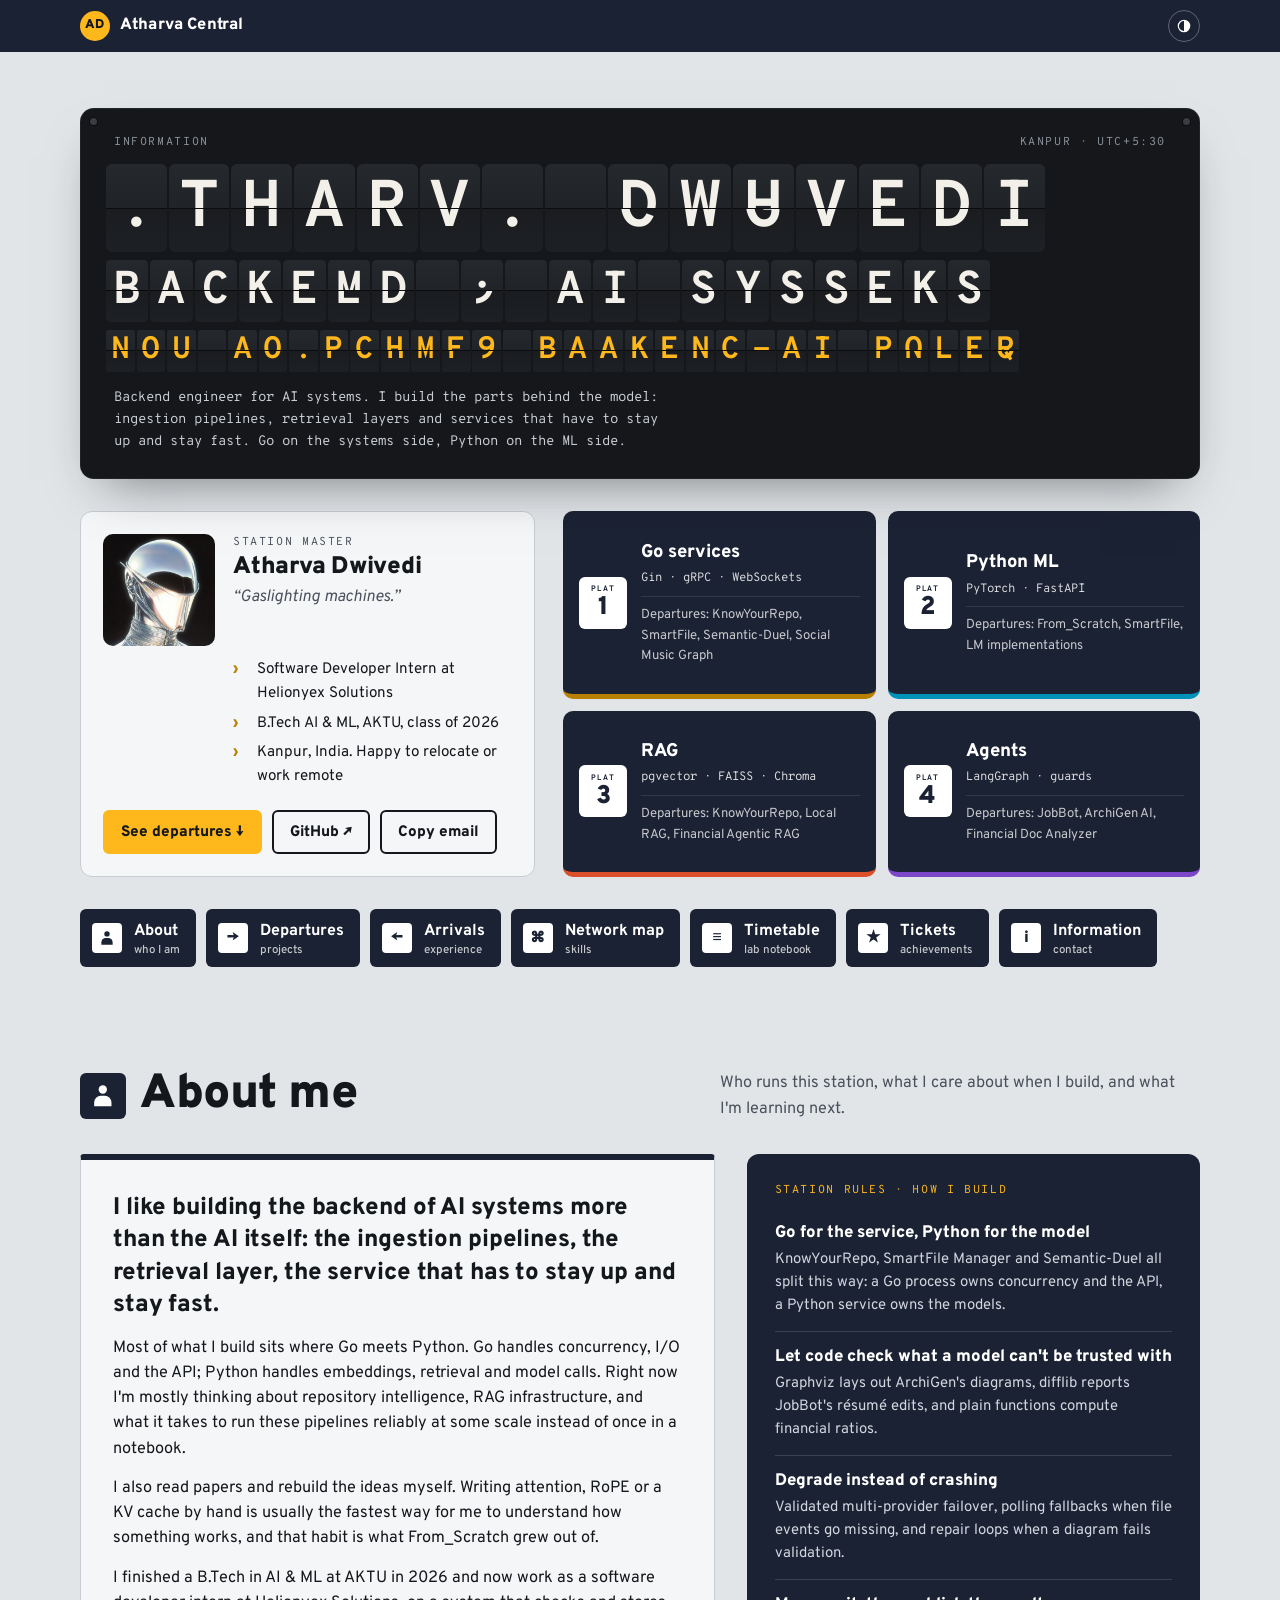
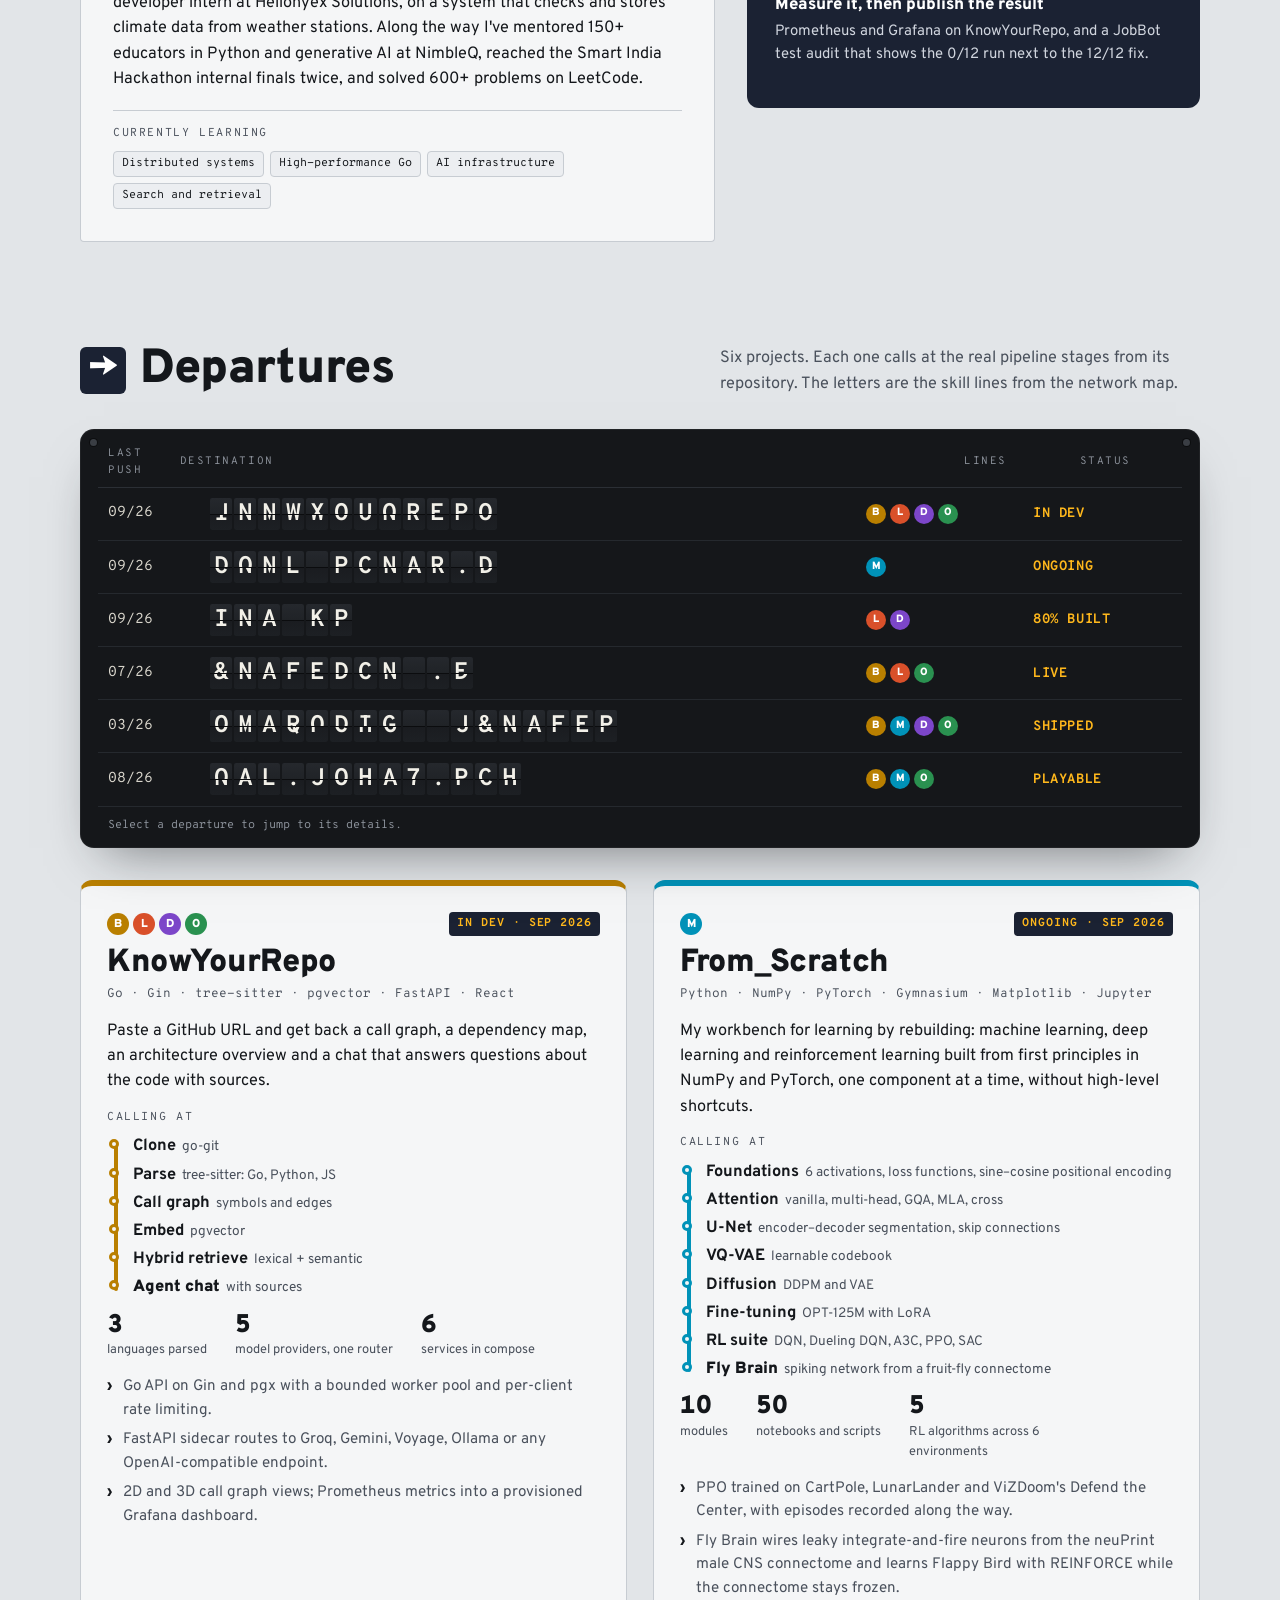
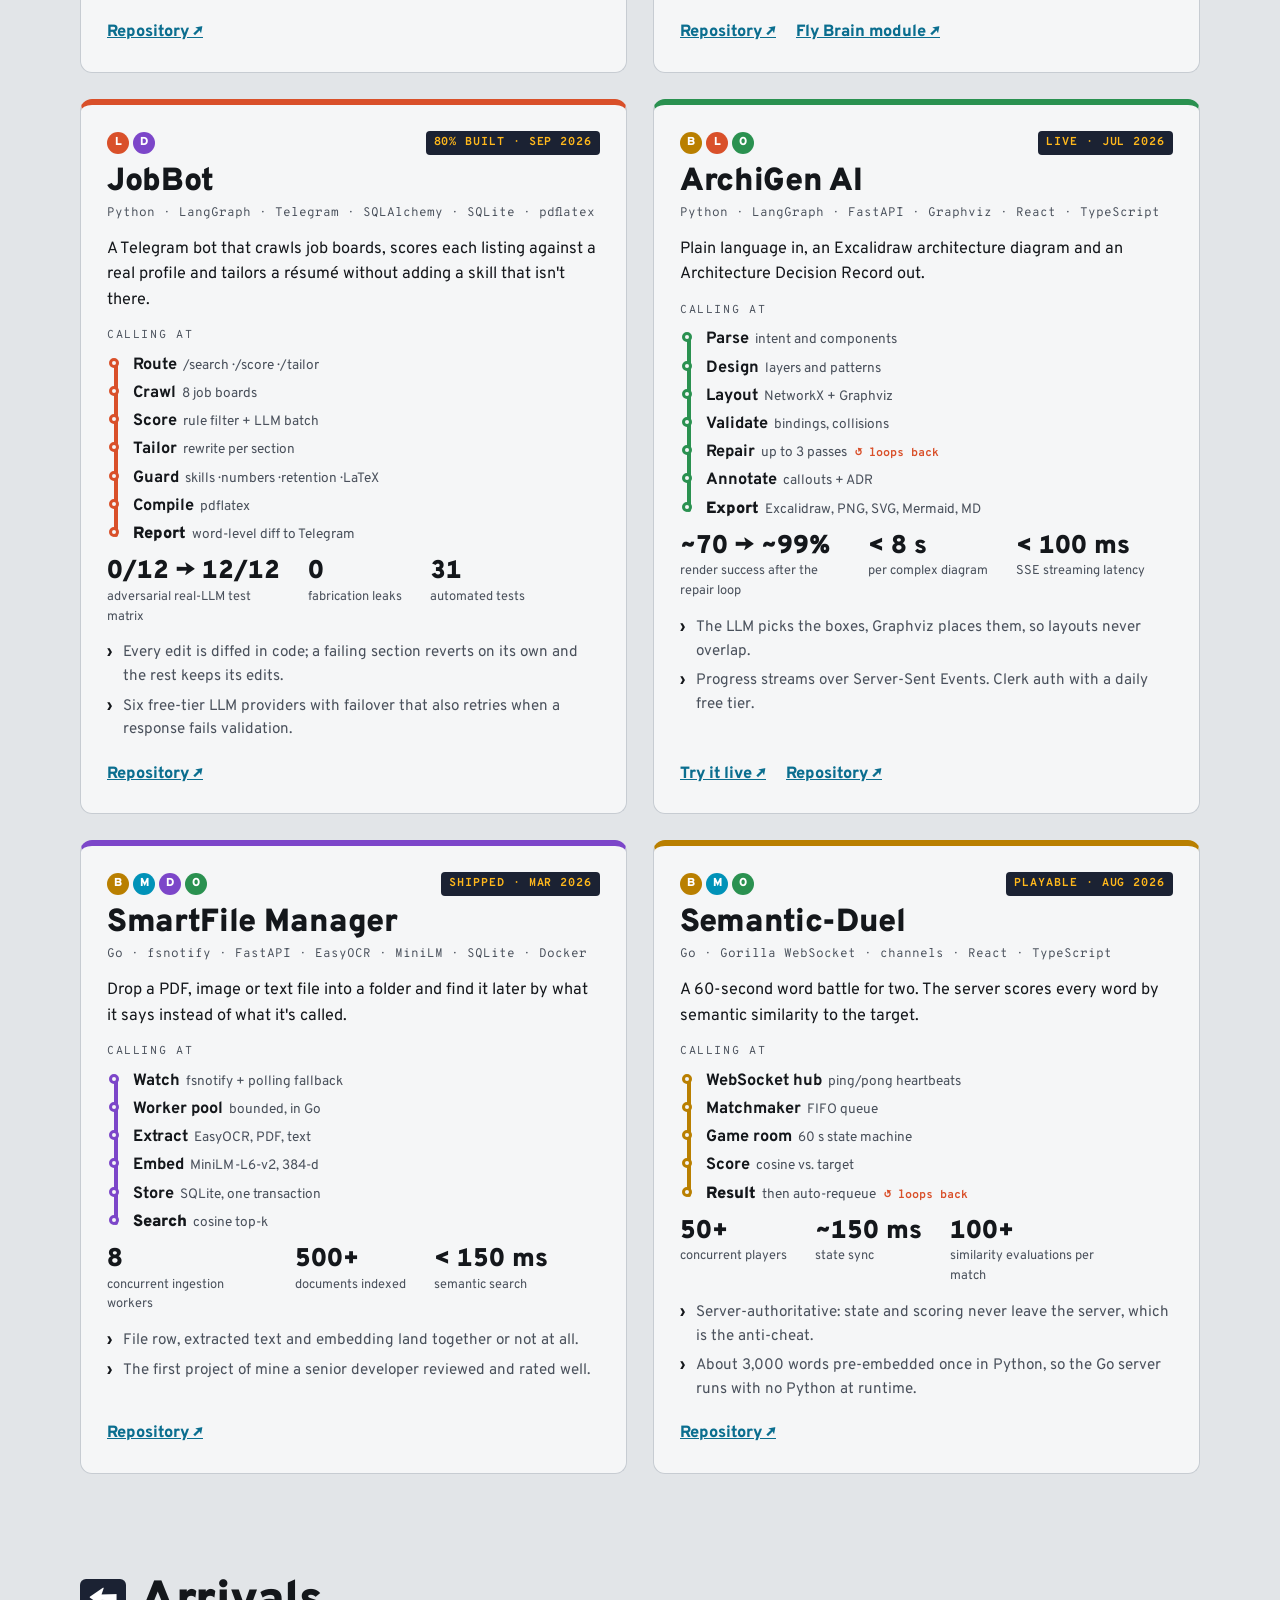
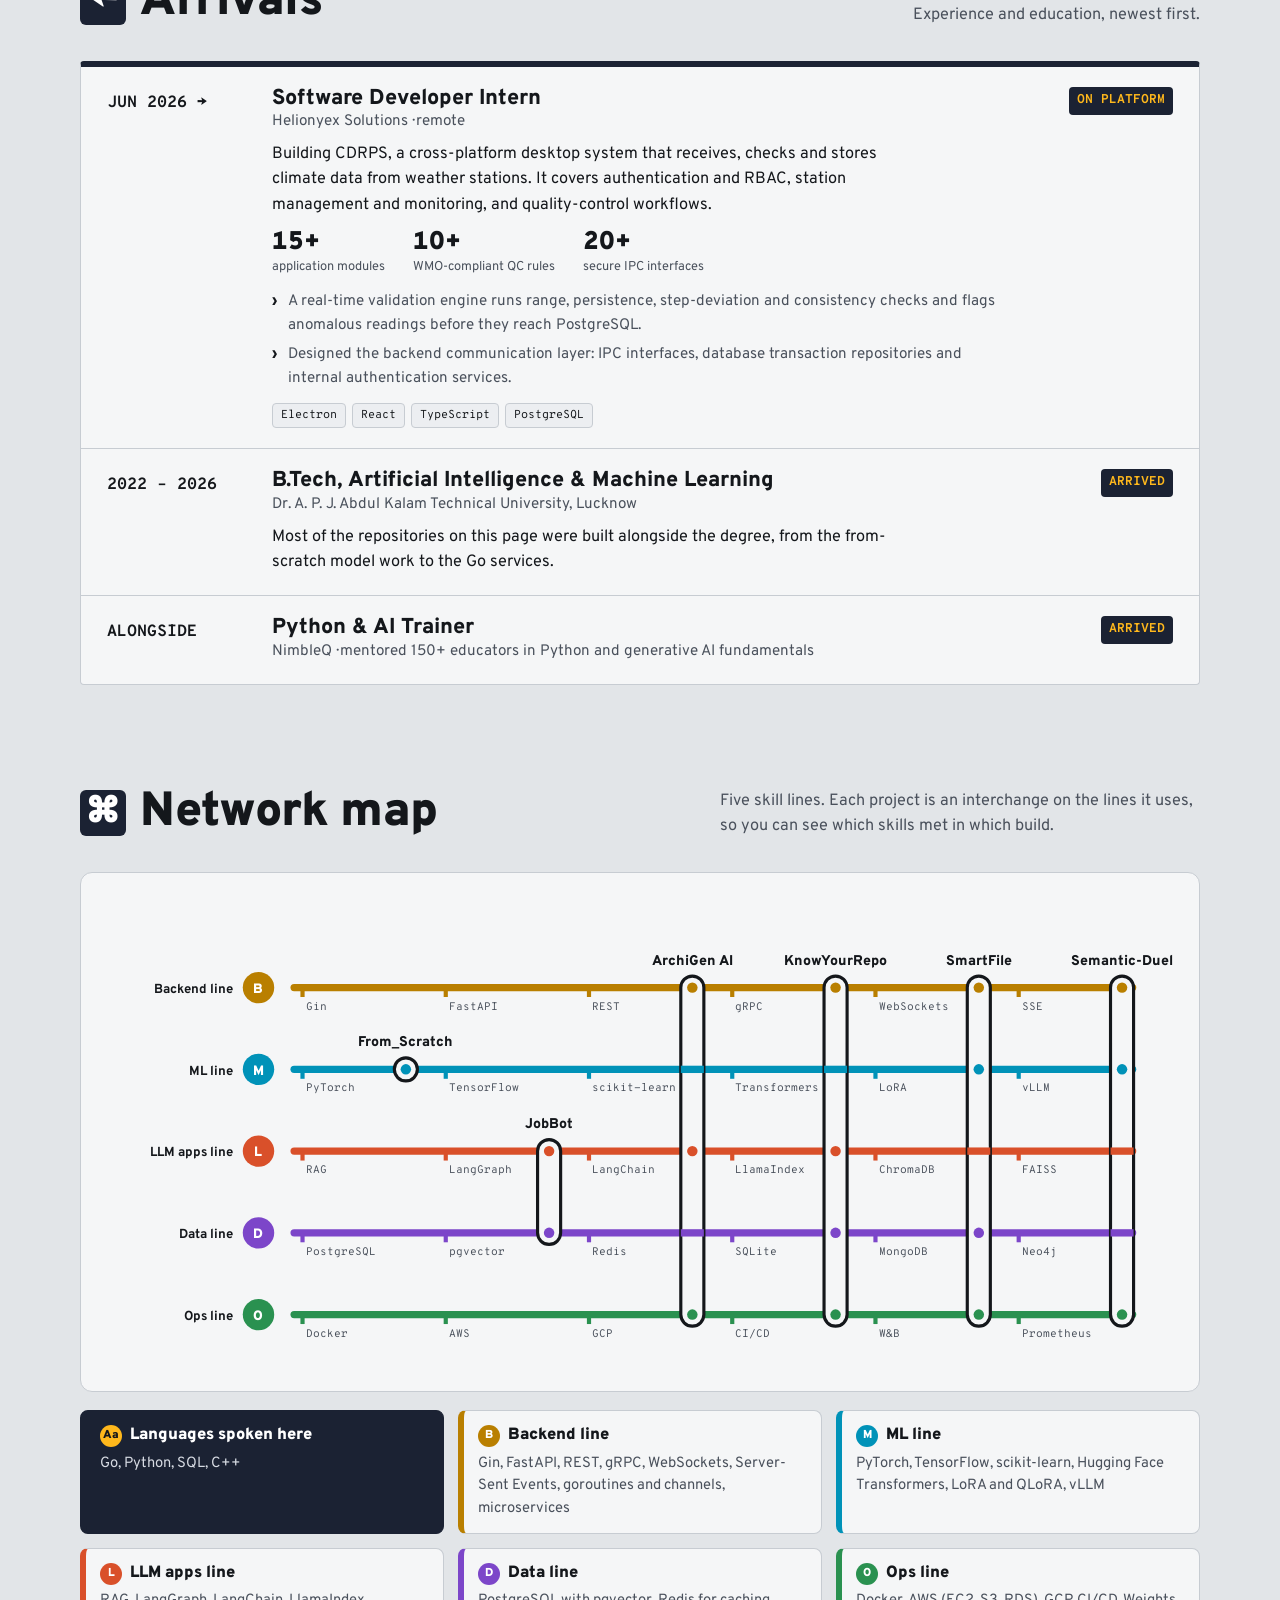
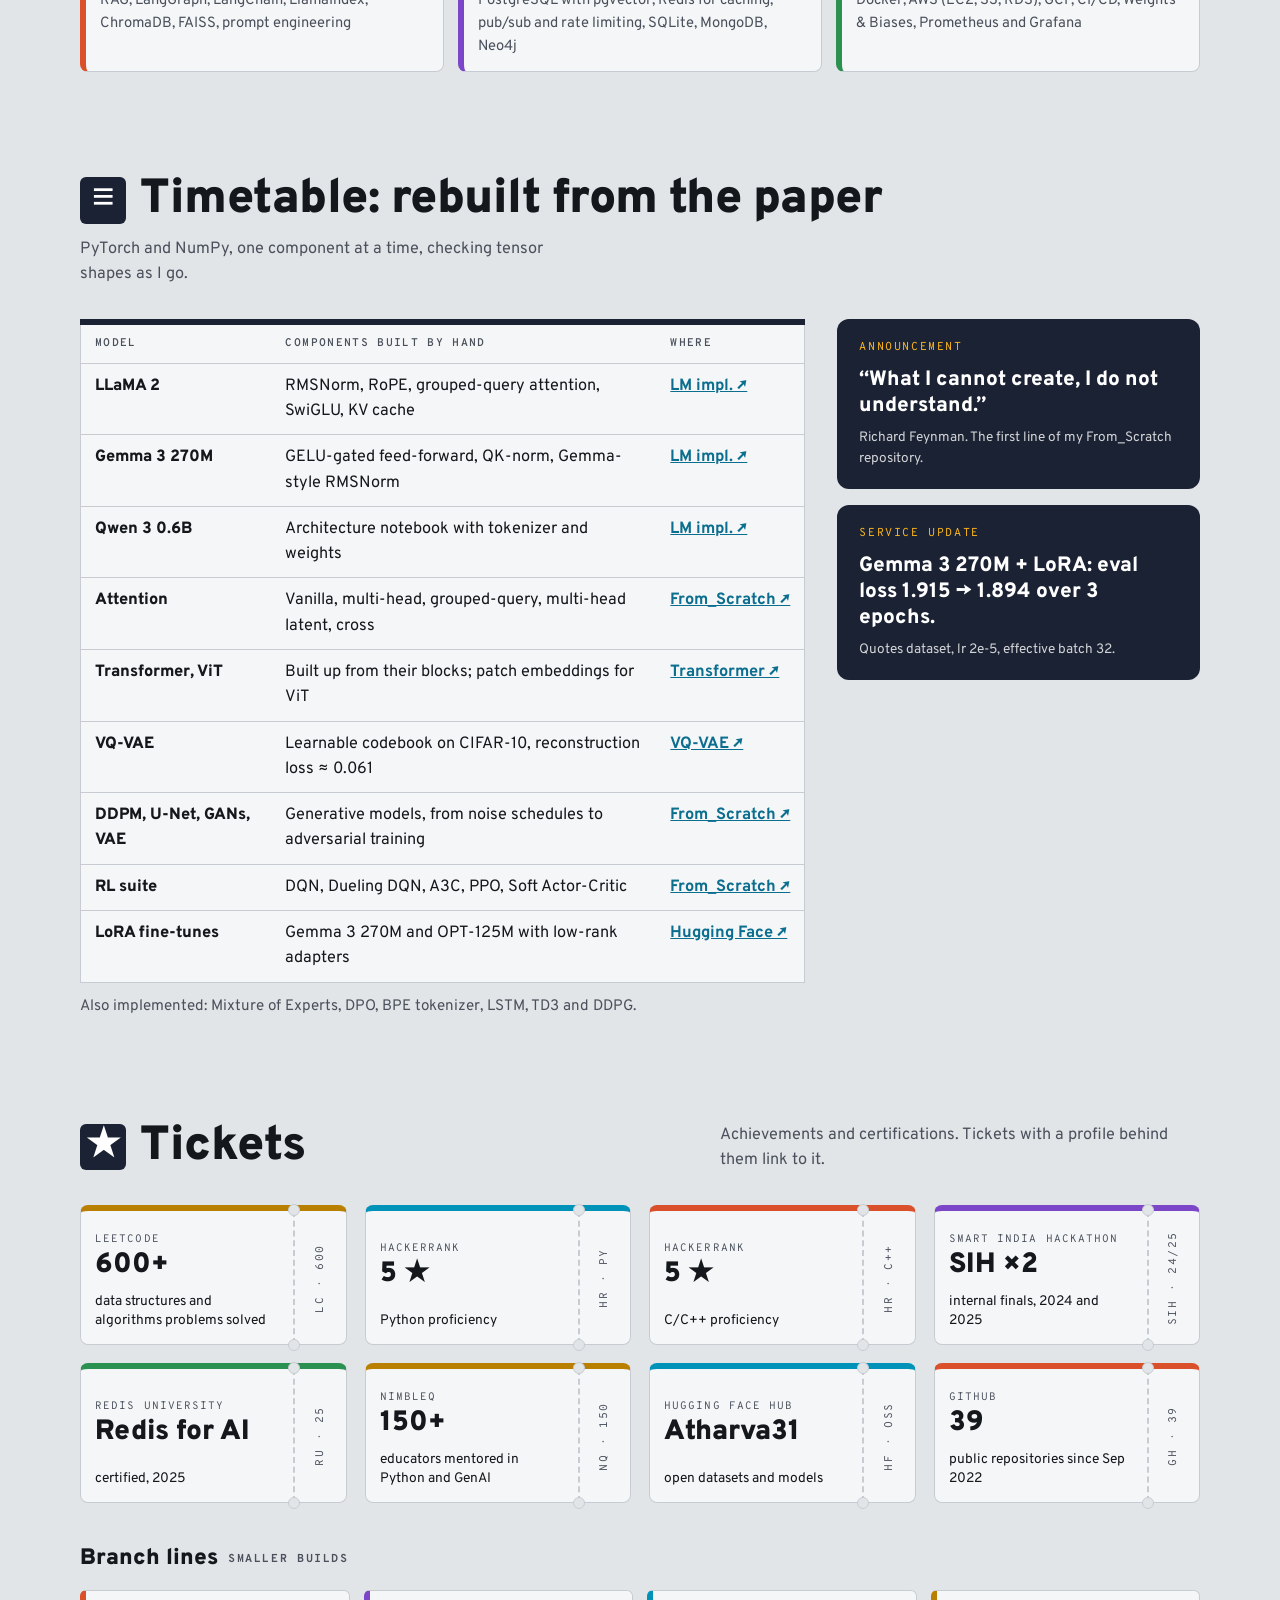
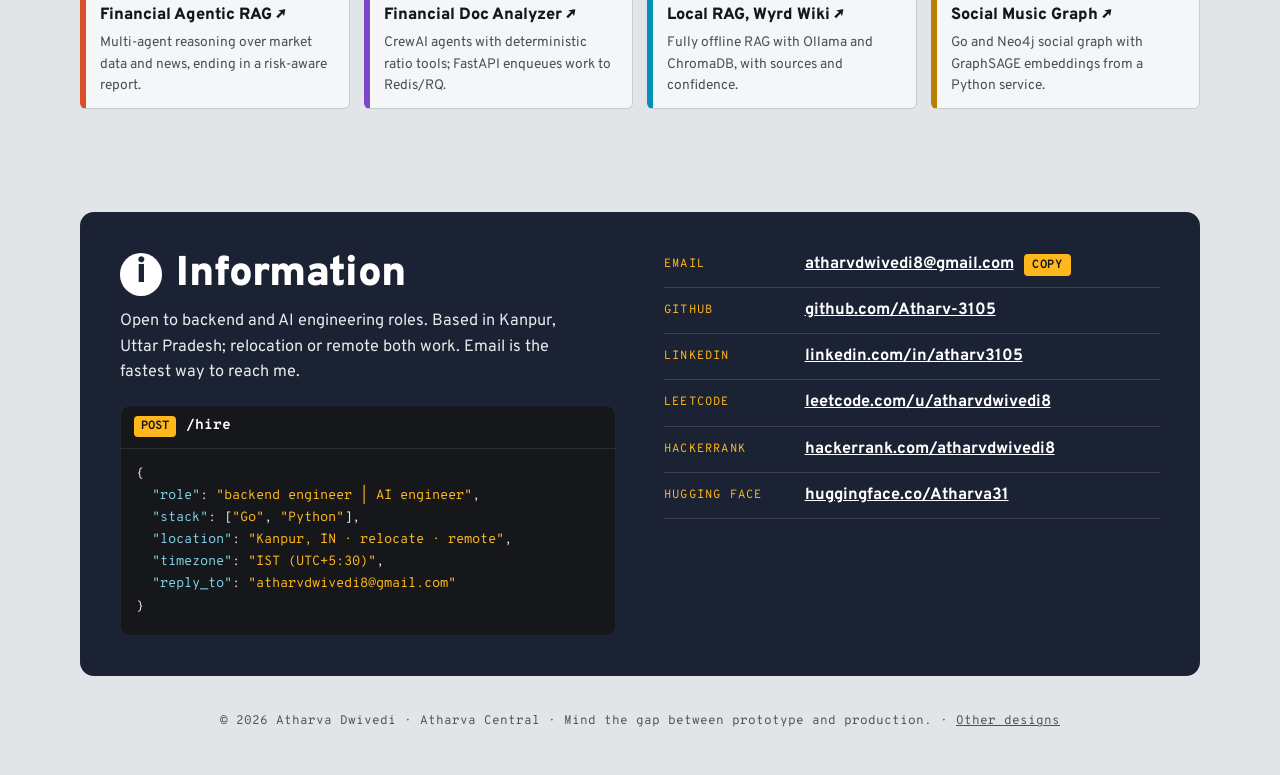
<file: docs/index.html>
<!doctype html>
<html lang="en">
<head>
<meta charset="utf-8">
<meta name="viewport" content="width=device-width, initial-scale=1, viewport-fit=cover">
<title>Atharva Dwivedi</title>
<meta name="description" content="Atharva Dwivedi builds the backend of AI systems in Go and Python. Projects as departures, experience as arrivals, skills as a network map, all on Kanpur time.">
<meta name="theme-color" content="#1B2233">
<meta property="og:type" content="profile">
<meta property="og:title" content="Atharva Dwivedi">
<meta property="og:description" content="Backend engineer for AI systems. Go for the services, Python for the models.">
<meta property="og:image" content="https://avatars.githubusercontent.com/u/113771966?v=4">
<link rel="icon" href="data:image/svg+xml,%3Csvg xmlns='http://www.w3.org/2000/svg' viewBox='0 0 64 64'%3E%3Crect width='64' height='64' rx='10' fill='%2315171A'/%3E%3Ctext x='32' y='43' font-family='Arial' font-weight='800' font-size='28' text-anchor='middle' fill='%23FFB81C'%3EAD%3C/text%3E%3C/svg%3E">
<link rel="preconnect" href="https://fonts.googleapis.com">
<link rel="preconnect" href="https://fonts.gstatic.com" crossorigin>
<link rel="stylesheet" href="https://fonts.googleapis.com/css2?family=Overpass:ital,wght@0,400;0,500;0,600;0,700;0,800;0,900;1,400&family=Overpass+Mono:wght@400;500;600;700&display=swap">
<link rel="stylesheet" href="css/style.css">
<script>try{var t=localStorage.getItem("ad-theme");if(t==="light"||t==="dark")document.documentElement.setAttribute("data-theme",t)}catch(e){}</script>
<script type="application/ld+json">
{
  "@context": "https://schema.org",
  "@type": "Person",
  "name": "Atharva Dwivedi",
  "jobTitle": "Backend Engineer, AI Systems",
  "email": "mailto:atharvdwivedi8@gmail.com",
  "url": "https://github.com/Atharv-3105",
  "image": "https://avatars.githubusercontent.com/u/113771966?v=4",
  "address": { "@type": "PostalAddress", "addressLocality": "Kanpur", "addressRegion": "Uttar Pradesh", "addressCountry": "IN" },
  "alumniOf": { "@type": "CollegeOrUniversity", "name": "Dr. A. P. J. Abdul Kalam Technical University" },
  "worksFor": { "@type": "Organization", "name": "Helionyex Solutions" },
  "sameAs": ["https://github.com/Atharv-3105", "https://www.linkedin.com/in/atharv3105/", "https://leetcode.com/u/atharvdwivedi8/", "https://www.hackerrank.com/profile/atharvdwivedi8", "https://huggingface.co/Atharva31"],
  "knowsAbout": ["Go", "Python", "Retrieval-augmented generation", "LangGraph", "FastAPI", "PyTorch", "PostgreSQL", "Distributed systems"]
}
</script>
</head>
<body>
<a class="skip" href="#main">Skip to content</a>

<header class="top">
  <div class="wrap top__in">
    <a class="top__logo" href="#top"><i aria-hidden="true">AD</i>Atharva Central</a>
    <div class="top__right">
      <button class="theme-btn" id="theme-btn" type="button" aria-label="Switch to dark theme"><svg viewBox="0 0 24 24" width="16" height="16" aria-hidden="true"><circle cx="12" cy="12" r="8.5" fill="none" stroke="currentColor" stroke-width="1.8"/><path d="M12 3.5a8.5 8.5 0 0 1 0 17z" fill="currentColor"/></svg></button>
    </div>
  </div>
</header>

<main id="main">
  <!-- ================= HERO ================= -->
  <section class="wrap hero" id="top" aria-labelledby="hero-name">
    <div class="hero-grid">
      <div class="board">
        <div class="board__head"><span>Information</span><span>Kanpur · UTC+5:30</span></div>
        <h1 class="sr" id="hero-name">Atharva Dwivedi, backend engineer for AI systems. Now boarding: backend and AI roles.</h1>
        <div class="row" style="--cells:15;--max:66px"><div class="flaps" data-text="ATHARVA DWIVEDI" aria-hidden="true"></div></div>
        <div class="row" style="--cells:20;--max:46px"><div class="flaps" data-text="BACKEND · AI SYSTEMS" aria-hidden="true"></div></div>
        <div class="row" style="--cells:30;--max:31px"><div class="flaps" data-text="NOW BOARDING: BACKEND+AI ROLES" data-amber="1" aria-hidden="true"></div></div>
        <p class="board__lede">Backend engineer for AI systems. I build the parts behind the model: ingestion pipelines, retrieval layers and services that have to stay up and stay fast. Go on the systems side, Python on the ML side.</p>
      </div>
    </div>

    <div class="crew">
      <article class="master" aria-label="About Atharva">
        <div class="master__photo">
          <img src="assets/avatar.jpg" alt="Atharva's avatar, a chrome robot figure" width="400" height="400" decoding="async">
        </div>
        <div>
          <p class="lbl">Station master</p>
          <h2>Atharva Dwivedi</h2>
          <p class="remark">“Gaslighting machines.”</p>
        </div>
        <ul class="master__facts">
          <li>Software Developer Intern at Helionyex Solutions</li>
          <li>B.Tech AI &amp; ML, AKTU, class of 2026</li>
          <li>Kanpur, India. Happy to relocate or work remote</li>
        </ul>
        <div class="btns">
          <a class="btn btn--amber" href="#departures">See departures ↓</a>
          <a class="btn" href="https://github.com/Atharv-3105" target="_blank" rel="noopener">GitHub ↗</a>
          <button class="btn" type="button" data-copy="atharvdwivedi8@gmail.com">Copy email</button>
        </div>
      </article>

      <div class="platforms" aria-label="What runs at this station">
        <div class="plat" style="--c:var(--l-b)"><span class="plat__no" aria-hidden="true"><small>PLAT</small>1</span><div class="plat__txt"><b>Go services</b><span>Gin · gRPC · WebSockets</span><span class="plat__dep">Departures: KnowYourRepo, SmartFile, Semantic-Duel, Social Music Graph</span></div></div>
        <div class="plat" style="--c:var(--l-m)"><span class="plat__no" aria-hidden="true"><small>PLAT</small>2</span><div class="plat__txt"><b>Python ML</b><span>PyTorch · FastAPI</span><span class="plat__dep">Departures: From_Scratch, SmartFile, LM implementations</span></div></div>
        <div class="plat" style="--c:var(--l-l)"><span class="plat__no" aria-hidden="true"><small>PLAT</small>3</span><div class="plat__txt"><b>RAG</b><span>pgvector · FAISS · Chroma</span><span class="plat__dep">Departures: KnowYourRepo, Local RAG, Financial Agentic RAG</span></div></div>
        <div class="plat" style="--c:var(--l-d)"><span class="plat__no" aria-hidden="true"><small>PLAT</small>4</span><div class="plat__txt"><b>Agents</b><span>LangGraph · guards</span><span class="plat__dep">Departures: JobBot, ArchiGen AI, Financial Doc Analyzer</span></div></div>
      </div>
    </div>

    <nav class="signs" aria-label="Sections">
      <a class="sign" href="#about"><span class="pic" aria-hidden="true"><svg viewBox="0 0 24 24" width="18" height="18" aria-hidden="true"><circle cx="12" cy="6.5" r="3.6" fill="currentColor"/><path d="M4.5 21v-3.2A5.8 5.8 0 0 1 10.3 12h3.4a5.8 5.8 0 0 1 5.8 5.8V21z" fill="currentColor"/></svg></span><span>About<small>who I am</small></span></a>
      <a class="sign" href="#departures"><span class="pic" aria-hidden="true">→</span><span>Departures<small>projects</small></span></a>
      <a class="sign" href="#arrivals"><span class="pic" aria-hidden="true">←</span><span>Arrivals<small>experience</small></span></a>
      <a class="sign" href="#network"><span class="pic" aria-hidden="true">⌘</span><span>Network map<small>skills</small></span></a>
      <a class="sign" href="#lab"><span class="pic" aria-hidden="true">≡</span><span>Timetable<small>lab notebook</small></span></a>
      <a class="sign" href="#tickets"><span class="pic" aria-hidden="true">★</span><span>Tickets<small>achievements</small></span></a>
      <a class="sign" href="#info"><span class="pic" aria-hidden="true">i</span><span>Information<small>contact</small></span></a>
    </nav>
  </section>

  <!-- ================= ABOUT ================= -->
  <section class="wrap sec" id="about" aria-labelledby="h-about">
    <div class="sec-head">
      <h2 id="h-about"><span class="pic" aria-hidden="true"><svg viewBox="0 0 24 24" width="18" height="18" aria-hidden="true"><circle cx="12" cy="6.5" r="3.6" fill="currentColor"/><path d="M4.5 21v-3.2A5.8 5.8 0 0 1 10.3 12h3.4a5.8 5.8 0 0 1 5.8 5.8V21z" fill="currentColor"/></svg></span>About me</h2>
      <p>Who runs this station, what I care about when I build, and what I'm learning next.</p>
    </div>
    <div class="about-grid">
      <div class="about-text">
        <p class="about-lede">I like building the backend of AI systems more than the AI itself: the ingestion pipelines, the retrieval layer, the service that has to stay up and stay fast.</p>
        <p>Most of what I build sits where Go meets Python. Go handles concurrency, I/O and the API; Python handles embeddings, retrieval and model calls. Right now I'm mostly thinking about repository intelligence, RAG infrastructure, and what it takes to run these pipelines reliably at some scale instead of once in a notebook.</p>
        <p>I also read papers and rebuild the ideas myself. Writing attention, RoPE or a KV cache by hand is usually the fastest way for me to understand how something works, and that habit is what From_Scratch grew out of.</p>
        <p>I finished a B.Tech in AI &amp; ML at AKTU in 2026 and now work as a software developer intern at Helionyex Solutions, on a system that checks and stores climate data from weather stations. Along the way I've mentored 150+ educators in Python and generative AI at NimbleQ, reached the Smart India Hackathon internal finals twice, and solved 600+ problems on LeetCode.</p>
        <div class="learning"><p class="lbl">Currently learning</p><ul class="chips"><li>Distributed systems</li><li>High-performance Go</li><li>AI infrastructure</li><li>Search and retrieval</li></ul></div>
      </div>
      <aside class="rules" aria-labelledby="h-rules">
        <p class="lbl" id="h-rules">Station rules · how I build</p>
        <dl>
          <div><dt>Go for the service, Python for the model</dt><dd>KnowYourRepo, SmartFile Manager and Semantic-Duel all split this way: a Go process owns concurrency and the API, a Python service owns the models.</dd></div>
          <div><dt>Let code check what a model can't be trusted with</dt><dd>Graphviz lays out ArchiGen's diagrams, difflib reports JobBot's résumé edits, and plain functions compute financial ratios.</dd></div>
          <div><dt>Degrade instead of crashing</dt><dd>Validated multi-provider failover, polling fallbacks when file events go missing, and repair loops when a diagram fails validation.</dd></div>
          <div><dt>Measure it, then publish the result</dt><dd>Prometheus and Grafana on KnowYourRepo, and a JobBot test audit that shows the 0/12 run next to the 12/12 fix.</dd></div>
        </dl>
      </aside>
    </div>
  </section>

  <!-- ================= DEPARTURES ================= -->
  <section class="wrap sec" id="departures" aria-labelledby="h-dep">
    <div class="sec-head">
      <h2 id="h-dep"><span class="pic" aria-hidden="true">→</span>Departures</h2>
      <p>Six projects. Each one calls at the real pipeline stages from its repository. The letters are the skill lines from the network map.</p>
    </div>

    <div class="board dep">
      <div class="dep__cols" aria-hidden="true"><span class="c-time">LAST PUSH</span><span>DESTINATION</span><span class="c-line">LINES</span><span>STATUS</span></div>
      <div id="dep-rows">
        <a class="dep__row" href="#p-kyr"><span class="dep__time">09/26</span><span class="dep__dest"><span class="flaps" data-text="KNOWYOURREPO" aria-hidden="true"></span><span class="sr">KnowYourRepo</span></span><span class="dep__lines" aria-hidden="true"><span class="lb b">B</span><span class="lb l">L</span><span class="lb d">D</span><span class="lb o">O</span></span><span class="dep__status">IN DEV</span></a>
        <a class="dep__row" href="#p-fs"><span class="dep__time">09/26</span><span class="dep__dest"><span class="flaps" data-text="FROM SCRATCH" aria-hidden="true"></span><span class="sr">From_Scratch</span></span><span class="dep__lines" aria-hidden="true"><span class="lb m">M</span></span><span class="dep__status">ONGOING</span></a>
        <a class="dep__row" href="#p-jb"><span class="dep__time">09/26</span><span class="dep__dest"><span class="flaps" data-text="JOBBOT" aria-hidden="true"></span><span class="sr">JobBot</span></span><span class="dep__lines" aria-hidden="true"><span class="lb l">L</span><span class="lb d">D</span></span><span class="dep__status">80% BUILT</span></a>
        <a class="dep__row" href="#p-ag"><span class="dep__time">07/26</span><span class="dep__dest"><span class="flaps" data-text="ARCHIGEN AI" aria-hidden="true"></span><span class="sr">ArchiGen AI</span></span><span class="dep__lines" aria-hidden="true"><span class="lb b">B</span><span class="lb l">L</span><span class="lb o">O</span></span><span class="dep__status">LIVE</span></a>
        <a class="dep__row" href="#p-sf"><span class="dep__time">03/26</span><span class="dep__dest"><span class="flaps" data-text="SMARTFILE MANAGER" aria-hidden="true"></span><span class="sr">SmartFile Manager</span></span><span class="dep__lines" aria-hidden="true"><span class="lb b">B</span><span class="lb m">M</span><span class="lb d">D</span><span class="lb o">O</span></span><span class="dep__status">SHIPPED</span></a>
        <a class="dep__row" href="#p-sd"><span class="dep__time">08/26</span><span class="dep__dest"><span class="flaps" data-text="SEMANTIC-DUEL" aria-hidden="true"></span><span class="sr">Semantic-Duel</span></span><span class="dep__lines" aria-hidden="true"><span class="lb b">B</span><span class="lb m">M</span><span class="lb o">O</span></span><span class="dep__status">PLAYABLE</span></a>
      </div>
      <p class="dep__hint">Select a departure to jump to its details.</p>
    </div>

    <div class="trips">
      <article class="trip" id="p-kyr" style="--c:var(--l-b)" aria-labelledby="t-kyr">
        <div>
          <div class="trip__top"><span class="trip__lines" aria-label="Lines: Backend, LLM apps, Data, Ops"><span class="lb b">B</span><span class="lb l">L</span><span class="lb d">D</span><span class="lb o">O</span></span><span class="trip__status">IN DEV · SEP 2026</span></div>
          <h3 id="t-kyr" style="margin-top:10px">KnowYourRepo</h3>
          <p class="stack">Go · Gin · tree-sitter · pgvector · FastAPI · React</p>
        </div>
        <p>Paste a GitHub URL and get back a call graph, a dependency map, an architecture overview and a chat that answers questions about the code with sources.</p>
        <div class="calling"><p class="lbl">Calling at</p>
          <ol class="route"><li>Clone<small>go-git</small></li><li>Parse<small>tree-sitter: Go, Python, JS</small></li><li>Call graph<small>symbols and edges</small></li><li>Embed<small>pgvector</small></li><li>Hybrid retrieve<small>lexical + semantic</small></li><li>Agent chat<small>with sources</small></li></ol>
        </div>
        <div class="readings"><div class="reading"><b>3</b><span>languages parsed</span></div><div class="reading"><b>5</b><span>model providers, one router</span></div><div class="reading"><b>6</b><span>services in compose</span></div></div>
        <ul class="notes"><li>Go API on Gin and pgx with a bounded worker pool and per-client rate limiting.</li><li>FastAPI sidecar routes to Groq, Gemini, Voyage, Ollama or any OpenAI-compatible endpoint.</li><li>2D and 3D call graph views; Prometheus metrics into a provisioned Grafana dashboard.</li></ul>
        <p class="links"><a href="https://github.com/Atharv-3105/KnowYourRepo" target="_blank" rel="noopener">Repository ↗</a></p>
      </article>

      <article class="trip" id="p-fs" style="--c:var(--l-m)" aria-labelledby="t-fs">
        <div>
          <div class="trip__top"><span class="trip__lines" aria-label="Lines: ML"><span class="lb m">M</span></span><span class="trip__status">ONGOING · SEP 2026</span></div>
          <h3 id="t-fs" style="margin-top:10px">From_Scratch</h3>
          <p class="stack">Python · NumPy · PyTorch · Gymnasium · Matplotlib · Jupyter</p>
        </div>
        <p>My workbench for learning by rebuilding: machine learning, deep learning and reinforcement learning built from first principles in NumPy and PyTorch, one component at a time, without high-level shortcuts.</p>
        <div class="calling"><p class="lbl">Calling at</p>
          <ol class="route"><li>Foundations<small>6 activations, loss functions, sine–cosine positional encoding</small></li><li>Attention<small>vanilla, multi-head, GQA, MLA, cross</small></li><li>U-Net<small>encoder–decoder segmentation, skip connections</small></li><li>VQ-VAE<small>learnable codebook</small></li><li>Diffusion<small>DDPM and VAE</small></li><li>Fine-tuning<small>OPT-125M with LoRA</small></li><li>RL suite<small>DQN, Dueling DQN, A3C, PPO, SAC</small></li><li>Fly Brain<small>spiking network from a fruit-fly connectome</small></li></ol>
        </div>
        <div class="readings"><div class="reading"><b>10</b><span>modules</span></div><div class="reading"><b>50</b><span>notebooks and scripts</span></div><div class="reading"><b>5</b><span>RL algorithms across 6 environments</span></div></div>
        <ul class="notes"><li>PPO trained on CartPole, LunarLander and ViZDoom's Defend the Center, with episodes recorded along the way.</li><li>Fly Brain wires leaky integrate-and-fire neurons from the neuPrint male CNS connectome and learns Flappy Bird with REINFORCE while the connectome stays frozen.</li></ul>
        <p class="links"><a href="https://github.com/Atharv-3105/From_Scratch" target="_blank" rel="noopener">Repository ↗</a><a href="https://github.com/Atharv-3105/From_Scratch/tree/master/Fly_Brain" target="_blank" rel="noopener">Fly Brain module ↗</a></p>
      </article>

      <article class="trip" id="p-jb" style="--c:var(--l-l)" aria-labelledby="t-jb">
        <div>
          <div class="trip__top"><span class="trip__lines" aria-label="Lines: LLM apps, Data"><span class="lb l">L</span><span class="lb d">D</span></span><span class="trip__status">80% BUILT · SEP 2026</span></div>
          <h3 id="t-jb" style="margin-top:10px">JobBot</h3>
          <p class="stack">Python · LangGraph · Telegram · SQLAlchemy · SQLite · pdflatex</p>
        </div>
        <p>A Telegram bot that crawls job boards, scores each listing against a real profile and tailors a résumé without adding a skill that isn't there.</p>
        <div class="calling"><p class="lbl">Calling at</p>
          <ol class="route"><li>Route<small>/search · /score · /tailor</small></li><li>Crawl<small>8 job boards</small></li><li>Score<small>rule filter + LLM batch</small></li><li>Tailor<small>rewrite per section</small></li><li>Guard<small>skills · numbers · retention · LaTeX</small></li><li>Compile<small>pdflatex</small></li><li>Report<small>word-level diff to Telegram</small></li></ol>
        </div>
        <div class="readings"><div class="reading"><b>0/12 → 12/12</b><span>adversarial real-LLM test matrix</span></div><div class="reading"><b>0</b><span>fabrication leaks</span></div><div class="reading"><b>31</b><span>automated tests</span></div></div>
        <ul class="notes"><li>Every edit is diffed in code; a failing section reverts on its own and the rest keeps its edits.</li><li>Six free-tier LLM providers with failover that also retries when a response fails validation.</li></ul>
        <p class="links"><a href="https://github.com/Atharv-3105/JobBot" target="_blank" rel="noopener">Repository ↗</a></p>
      </article>

      <article class="trip" id="p-ag" style="--c:var(--l-o)" aria-labelledby="t-ag">
        <div>
          <div class="trip__top"><span class="trip__lines" aria-label="Lines: Backend, LLM apps, Ops"><span class="lb b">B</span><span class="lb l">L</span><span class="lb o">O</span></span><span class="trip__status">LIVE · JUL 2026</span></div>
          <h3 id="t-ag" style="margin-top:10px">ArchiGen AI</h3>
          <p class="stack">Python · LangGraph · FastAPI · Graphviz · React · TypeScript</p>
        </div>
        <p>Plain language in, an Excalidraw architecture diagram and an Architecture Decision Record out.</p>
        <div class="calling"><p class="lbl">Calling at</p>
          <ol class="route"><li>Parse<small>intent and components</small></li><li>Design<small>layers and patterns</small></li><li>Layout<small>NetworkX + Graphviz</small></li><li>Validate<small>bindings, collisions</small></li><li class="loop">Repair<small>up to 3 passes</small></li><li>Annotate<small>callouts + ADR</small></li><li>Export<small>Excalidraw, PNG, SVG, Mermaid, MD</small></li></ol>
        </div>
        <div class="readings"><div class="reading"><b>~70 → ~99%</b><span>render success after the repair loop</span></div><div class="reading"><b>&lt; 8 s</b><span>per complex diagram</span></div><div class="reading"><b>&lt; 100 ms</b><span>SSE streaming latency</span></div></div>
        <ul class="notes"><li>The LLM picks the boxes, Graphviz places them, so layouts never overlap.</li><li>Progress streams over Server-Sent Events. Clerk auth with a daily free tier.</li></ul>
        <p class="links"><a href="https://archigenai.vercel.app/" target="_blank" rel="noopener">Try it live ↗</a><a href="https://github.com/Atharv-3105/ArchiGen-AI" target="_blank" rel="noopener">Repository ↗</a></p>
      </article>

      <article class="trip" id="p-sf" style="--c:var(--l-d)" aria-labelledby="t-sf">
        <div>
          <div class="trip__top"><span class="trip__lines" aria-label="Lines: Backend, ML, Data, Ops"><span class="lb b">B</span><span class="lb m">M</span><span class="lb d">D</span><span class="lb o">O</span></span><span class="trip__status">SHIPPED · MAR 2026</span></div>
          <h3 id="t-sf" style="margin-top:10px">SmartFile Manager</h3>
          <p class="stack">Go · fsnotify · FastAPI · EasyOCR · MiniLM · SQLite · Docker</p>
        </div>
        <p>Drop a PDF, image or text file into a folder and find it later by what it says instead of what it's called.</p>
        <div class="calling"><p class="lbl">Calling at</p>
          <ol class="route"><li>Watch<small>fsnotify + polling fallback</small></li><li>Worker pool<small>bounded, in Go</small></li><li>Extract<small>EasyOCR, PDF, text</small></li><li>Embed<small>MiniLM-L6-v2, 384-d</small></li><li>Store<small>SQLite, one transaction</small></li><li>Search<small>cosine top-k</small></li></ol>
        </div>
        <div class="readings"><div class="reading"><b>8</b><span>concurrent ingestion workers</span></div><div class="reading"><b>500+</b><span>documents indexed</span></div><div class="reading"><b>&lt; 150 ms</b><span>semantic search</span></div></div>
        <ul class="notes"><li>File row, extracted text and embedding land together or not at all.</li><li>The first project of mine a senior developer reviewed and rated well.</li></ul>
        <p class="links"><a href="https://github.com/Atharv-3105/SmartFile-Manager" target="_blank" rel="noopener">Repository ↗</a></p>
      </article>

      <article class="trip" id="p-sd" style="--c:var(--l-b)" aria-labelledby="t-sd">
        <div>
          <div class="trip__top"><span class="trip__lines" aria-label="Lines: Backend, ML, Ops"><span class="lb b">B</span><span class="lb m">M</span><span class="lb o">O</span></span><span class="trip__status">PLAYABLE · AUG 2026</span></div>
          <h3 id="t-sd" style="margin-top:10px">Semantic-Duel</h3>
          <p class="stack">Go · Gorilla WebSocket · channels · React · TypeScript</p>
        </div>
        <p>A 60-second word battle for two. The server scores every word by semantic similarity to the target.</p>
        <div class="calling"><p class="lbl">Calling at</p>
          <ol class="route"><li>WebSocket hub<small>ping/pong heartbeats</small></li><li>Matchmaker<small>FIFO queue</small></li><li>Game room<small>60 s state machine</small></li><li>Score<small>cosine vs. target</small></li><li class="loop">Result<small>then auto-requeue</small></li></ol>
        </div>
        <div class="readings"><div class="reading"><b>50+</b><span>concurrent players</span></div><div class="reading"><b>~150 ms</b><span>state sync</span></div><div class="reading"><b>100+</b><span>similarity evaluations per match</span></div></div>
        <ul class="notes"><li>Server-authoritative: state and scoring never leave the server, which is the anti-cheat.</li><li>About 3,000 words pre-embedded once in Python, so the Go server runs with no Python at runtime.</li></ul>
        <p class="links"><a href="https://github.com/Atharv-3105/Semantic-Duel" target="_blank" rel="noopener">Repository ↗</a></p>
      </article>

    </div>
  </section>

  <!-- ================= ARRIVALS ================= -->
  <section class="wrap sec" id="arrivals" aria-labelledby="h-arr">
    <div class="sec-head">
      <h2 id="h-arr"><span class="pic" aria-hidden="true">←</span>Arrivals</h2>
      <p>Experience and education, newest first.</p>
    </div>
    <div class="timetable">
      <div class="tt-row">
        <p class="tt-when">JUN 2026 →</p>
        <div>
          <h3>Software Developer Intern</h3>
          <p class="from">Helionyex Solutions · remote</p>
          <p class="d">Building CDRPS, a cross-platform desktop system that receives, checks and stores climate data from weather stations. It covers authentication and RBAC, station management and monitoring, and quality-control workflows.</p>
          <div class="readings"><div class="reading"><b>15+</b><span>application modules</span></div><div class="reading"><b>10+</b><span>WMO-compliant QC rules</span></div><div class="reading"><b>20+</b><span>secure IPC interfaces</span></div></div>
          <ul class="notes"><li>A real-time validation engine runs range, persistence, step-deviation and consistency checks and flags anomalous readings before they reach PostgreSQL.</li><li>Designed the backend communication layer: IPC interfaces, database transaction repositories and internal authentication services.</li></ul>
          <ul class="chips" aria-label="Stack"><li>Electron</li><li>React</li><li>TypeScript</li><li>PostgreSQL</li></ul>
        </div>
        <span class="tt-status">ON PLATFORM</span>
      </div>
      <div class="tt-row">
        <p class="tt-when">2022 – 2026</p>
        <div>
          <h3>B.Tech, Artificial Intelligence &amp; Machine Learning</h3>
          <p class="from">Dr. A. P. J. Abdul Kalam Technical University, Lucknow</p>
          <p class="d">Most of the repositories on this page were built alongside the degree, from the from-scratch model work to the Go services.</p>
        </div>
        <span class="tt-status">ARRIVED</span>
      </div>
      <div class="tt-row">
        <p class="tt-when">ALONGSIDE</p>
        <div>
          <h3>Python &amp; AI Trainer</h3>
          <p class="from">NimbleQ · mentored 150+ educators in Python and generative AI fundamentals</p>
        </div>
        <span class="tt-status">ARRIVED</span>
      </div>
    </div>
  </section>

  <!-- ================= NETWORK MAP ================= -->
  <section class="wrap sec" id="network" aria-labelledby="h-net">
    <div class="sec-head">
      <h2 id="h-net"><span class="pic" aria-hidden="true">⌘</span>Network map</h2>
      <p>Five skill lines. Each project is an interchange on the lines it uses, so you can see which skills met in which build.</p>
    </div>
    <div class="map" id="map" role="img" aria-label="Metro-style map of five skill lines with projects as interchanges. The line guide below lists the same skills as text."></div>
    <dl class="guide" aria-label="Line guide">
      <div class="lang"><dt><span class="lb">Aa</span>Languages spoken here</dt><dd>Go, Python, SQL, C++</dd></div>
      <div style="--c:var(--l-b)"><dt><span class="lb b">B</span>Backend line</dt><dd>Gin, FastAPI, REST, gRPC, WebSockets, Server-Sent Events, goroutines and channels, microservices</dd></div>
      <div style="--c:var(--l-m)"><dt><span class="lb m">M</span>ML line</dt><dd>PyTorch, TensorFlow, scikit-learn, Hugging Face Transformers, LoRA and QLoRA, vLLM</dd></div>
      <div style="--c:var(--l-l)"><dt><span class="lb l">L</span>LLM apps line</dt><dd>RAG, LangGraph, LangChain, LlamaIndex, ChromaDB, FAISS, prompt engineering</dd></div>
      <div style="--c:var(--l-d)"><dt><span class="lb d">D</span>Data line</dt><dd>PostgreSQL with pgvector, Redis for caching, pub/sub and rate limiting, SQLite, MongoDB, Neo4j</dd></div>
      <div style="--c:var(--l-o)"><dt><span class="lb o">O</span>Ops line</dt><dd>Docker, AWS (EC2, S3, RDS), GCP, CI/CD, Weights &amp; Biases, Prometheus and Grafana</dd></div>
    </dl>
  </section>

  <!-- ================= LAB ================= -->
  <section class="wrap sec" id="lab" aria-labelledby="h-lab">
    <div class="sec-head">
      <h2 id="h-lab"><span class="pic" aria-hidden="true">≡</span>Timetable: rebuilt from the paper</h2>
      <p>PyTorch and NumPy, one component at a time, checking tensor shapes as I go.</p>
    </div>
    <div class="lab-grid">
      <div class="tbl-wrap">
        <table class="tbl">
          <thead><tr><th scope="col">Model</th><th scope="col">Components built by hand</th><th scope="col">Where</th></tr></thead>
          <tbody>
            <tr><td>LLaMA 2</td><td>RMSNorm, RoPE, grouped-query attention, SwiGLU, KV cache</td><td><a href="https://github.com/Atharv-3105/Language_Model_Implementations" target="_blank" rel="noopener">LM impl. ↗</a></td></tr>
            <tr><td>Gemma 3 270M</td><td>GELU-gated feed-forward, QK-norm, Gemma-style RMSNorm</td><td><a href="https://github.com/Atharv-3105/Language_Model_Implementations" target="_blank" rel="noopener">LM impl. ↗</a></td></tr>
            <tr><td>Qwen 3 0.6B</td><td>Architecture notebook with tokenizer and weights</td><td><a href="https://github.com/Atharv-3105/Language_Model_Implementations" target="_blank" rel="noopener">LM impl. ↗</a></td></tr>
            <tr><td>Attention</td><td>Vanilla, multi-head, grouped-query, multi-head latent, cross</td><td><a href="https://github.com/Atharv-3105/From_Scratch/tree/master/Attention" target="_blank" rel="noopener">From_Scratch ↗</a></td></tr>
            <tr><td>Transformer, ViT</td><td>Built up from their blocks; patch embeddings for ViT</td><td><a href="https://github.com/Atharv-3105/Transformer_Implementation" target="_blank" rel="noopener">Transformer ↗</a></td></tr>
            <tr><td>VQ-VAE</td><td>Learnable codebook on CIFAR-10, reconstruction loss ≈ 0.061</td><td><a href="https://github.com/Atharv-3105/VQ-VAE" target="_blank" rel="noopener">VQ-VAE ↗</a></td></tr>
            <tr><td>DDPM, U-Net, GANs, VAE</td><td>Generative models, from noise schedules to adversarial training</td><td><a href="https://github.com/Atharv-3105/From_Scratch" target="_blank" rel="noopener">From_Scratch ↗</a></td></tr>
            <tr><td>RL suite</td><td>DQN, Dueling DQN, A3C, PPO, Soft Actor-Critic</td><td><a href="https://github.com/Atharv-3105/From_Scratch/tree/master/Reinforcement_Learning" target="_blank" rel="noopener">From_Scratch ↗</a></td></tr>
            <tr><td>LoRA fine-tunes</td><td>Gemma 3 270M and OPT-125M with low-rank adapters</td><td><a href="https://huggingface.co/Atharva31" target="_blank" rel="noopener">Hugging Face ↗</a></td></tr>
          </tbody>
        </table>
        <p class="also">Also implemented: Mixture of Experts, DPO, BPE tokenizer, LSTM, TD3 and DDPG.</p>
      </div>
      <div>
        <div class="announce"><p class="lbl">Announcement</p><p class="q">“What I cannot create, I do not understand.”</p><p class="by">Richard Feynman. The first line of my From_Scratch repository.</p></div>
        <div class="announce"><p class="lbl">Service update</p><p class="q">Gemma 3 270M + LoRA: eval loss 1.915 → 1.894 over 3 epochs.</p><p class="by">Quotes dataset, lr 2e-5, effective batch 32.</p></div>
      </div>
    </div>
  </section>

  <!-- ================= TICKETS ================= -->
  <section class="wrap sec" id="tickets" aria-labelledby="h-tix">
    <div class="sec-head">
      <h2 id="h-tix"><span class="pic" aria-hidden="true">★</span>Tickets</h2>
      <p>Achievements and certifications. Tickets with a profile behind them link to it.</p>
    </div>
    <div class="tickets">
      <a class="ticket" style="--c:var(--l-b)" href="https://leetcode.com/u/atharvdwivedi8/" target="_blank" rel="noopener"><div class="ticket__main"><span class="from">LeetCode</span><b>600+</b><span>data structures and algorithms problems solved</span></div><div class="ticket__stub"><span>LC · 600</span></div></a>
      <a class="ticket" style="--c:var(--l-m)" href="https://www.hackerrank.com/profile/atharvdwivedi8" target="_blank" rel="noopener"><div class="ticket__main"><span class="from">HackerRank</span><b>5 ★</b><span>Python proficiency</span></div><div class="ticket__stub"><span>HR · PY</span></div></a>
      <a class="ticket" style="--c:var(--l-l)" href="https://www.hackerrank.com/profile/atharvdwivedi8" target="_blank" rel="noopener"><div class="ticket__main"><span class="from">HackerRank</span><b>5 ★</b><span>C/C++ proficiency</span></div><div class="ticket__stub"><span>HR · C++</span></div></a>
      <div class="ticket" style="--c:var(--l-d)"><div class="ticket__main"><span class="from">Smart India Hackathon</span><b>SIH ×2</b><span>internal finals, 2024 and 2025</span></div><div class="ticket__stub"><span>SIH · 24/25</span></div></div>
      <div class="ticket" style="--c:var(--l-o)"><div class="ticket__main"><span class="from">Redis University</span><b>Redis for AI</b><span>certified, 2025</span></div><div class="ticket__stub"><span>RU · 25</span></div></div>
      <div class="ticket" style="--c:var(--l-b)"><div class="ticket__main"><span class="from">NimbleQ</span><b>150+</b><span>educators mentored in Python and GenAI</span></div><div class="ticket__stub"><span>NQ · 150</span></div></div>
      <a class="ticket" style="--c:var(--l-m)" href="https://huggingface.co/Atharva31" target="_blank" rel="noopener"><div class="ticket__main"><span class="from">Hugging Face Hub</span><b>Atharva31</b><span>open datasets and models</span></div><div class="ticket__stub"><span>HF · OSS</span></div></a>
      <a class="ticket" style="--c:var(--l-l)" href="https://github.com/Atharv-3105" target="_blank" rel="noopener"><div class="ticket__main"><span class="from">GitHub</span><b>39</b><span>public repositories since Sep 2022</span></div><div class="ticket__stub"><span>GH · 39</span></div></a>
    </div>

    <h3 class="sub-h">Branch lines <span class="lbl">smaller builds</span></h3>
    <div class="branches">
      <a class="branch" style="--c:var(--l-l)" href="https://github.com/Atharv-3105/Finance_AgenticRAG" target="_blank" rel="noopener"><b>Financial Agentic RAG ↗</b><span>Multi-agent reasoning over market data and news, ending in a risk-aware report.</span></a>
      <a class="branch" style="--c:var(--l-d)" href="https://github.com/Atharv-3105/financial-document-analyzer" target="_blank" rel="noopener"><b>Financial Doc Analyzer ↗</b><span>CrewAI agents with deterministic ratio tools; FastAPI enqueues work to Redis/RQ.</span></a>
      <a class="branch" style="--c:var(--l-m)" href="https://github.com/Atharv-3105/Local_RAG_WyrdWiki" target="_blank" rel="noopener"><b>Local RAG, Wyrd Wiki ↗</b><span>Fully offline RAG with Ollama and ChromaDB, with sources and confidence.</span></a>
      <a class="branch" style="--c:var(--l-b)" href="https://github.com/Atharv-3105/Social_Music_Graph" target="_blank" rel="noopener"><b>Social Music Graph ↗</b><span>Go and Neo4j social graph with GraphSAGE embeddings from a Python service.</span></a>
    </div>
  </section>

  <!-- ================= INFORMATION ================= -->
  <section class="wrap sec" id="info" aria-labelledby="h-info">
    <div class="desk">
      <div>
        <h2 id="h-info"><i aria-hidden="true">i</i>Information</h2>
        <p>Open to backend and AI engineering roles. Based in Kanpur, Uttar Pradesh; relocation or remote both work. Email is the fastest way to reach me.</p>
        <div class="req" aria-label="Hiring request example">
          <div class="req__head"><em>POST</em>/hire</div>
<pre>{
  <span class="k">"role"</span>: <span class="s">"backend engineer | AI engineer"</span>,
  <span class="k">"stack"</span>: [<span class="s">"Go"</span>, <span class="s">"Python"</span>],
  <span class="k">"location"</span>: <span class="s">"Kanpur, IN · relocate · remote"</span>,
  <span class="k">"timezone"</span>: <span class="s">"IST (UTC+5:30)"</span>,
  <span class="k">"reply_to"</span>: <span class="s">"atharvdwivedi8@gmail.com"</span>
}</pre>
        </div>
      </div>
      <dl>
        <div><dt>Email</dt><dd><a href="mailto:atharvdwivedi8@gmail.com">atharvdwivedi8@gmail.com</a><button class="copy" type="button" data-copy="atharvdwivedi8@gmail.com">Copy</button></dd></div>
        <div><dt>GitHub</dt><dd><a href="https://github.com/Atharv-3105" target="_blank" rel="noopener">github.com/Atharv-3105</a></dd></div>
        <div><dt>LinkedIn</dt><dd><a href="https://www.linkedin.com/in/atharv3105/" target="_blank" rel="noopener">linkedin.com/in/atharv3105</a></dd></div>
        <div><dt>LeetCode</dt><dd><a href="https://leetcode.com/u/atharvdwivedi8/" target="_blank" rel="noopener">leetcode.com/u/atharvdwivedi8</a></dd></div>
        <div><dt>HackerRank</dt><dd><a href="https://www.hackerrank.com/profile/atharvdwivedi8" target="_blank" rel="noopener">hackerrank.com/atharvdwivedi8</a></dd></div>
        <div><dt>Hugging Face</dt><dd><a href="https://huggingface.co/Atharva31" target="_blank" rel="noopener">huggingface.co/Atharva31</a></dd></div>
      </dl>
    </div>
  </section>
</main>

<p class="foot">© 2026 Atharva Dwivedi · Atharva Central · Mind the gap between prototype and production. · <a href="designs/">Other designs</a></p>
<p class="toast" id="toast" role="status" aria-live="polite"></p>

<script src="js/main.js" defer></script>
</body>
</html>
</file>
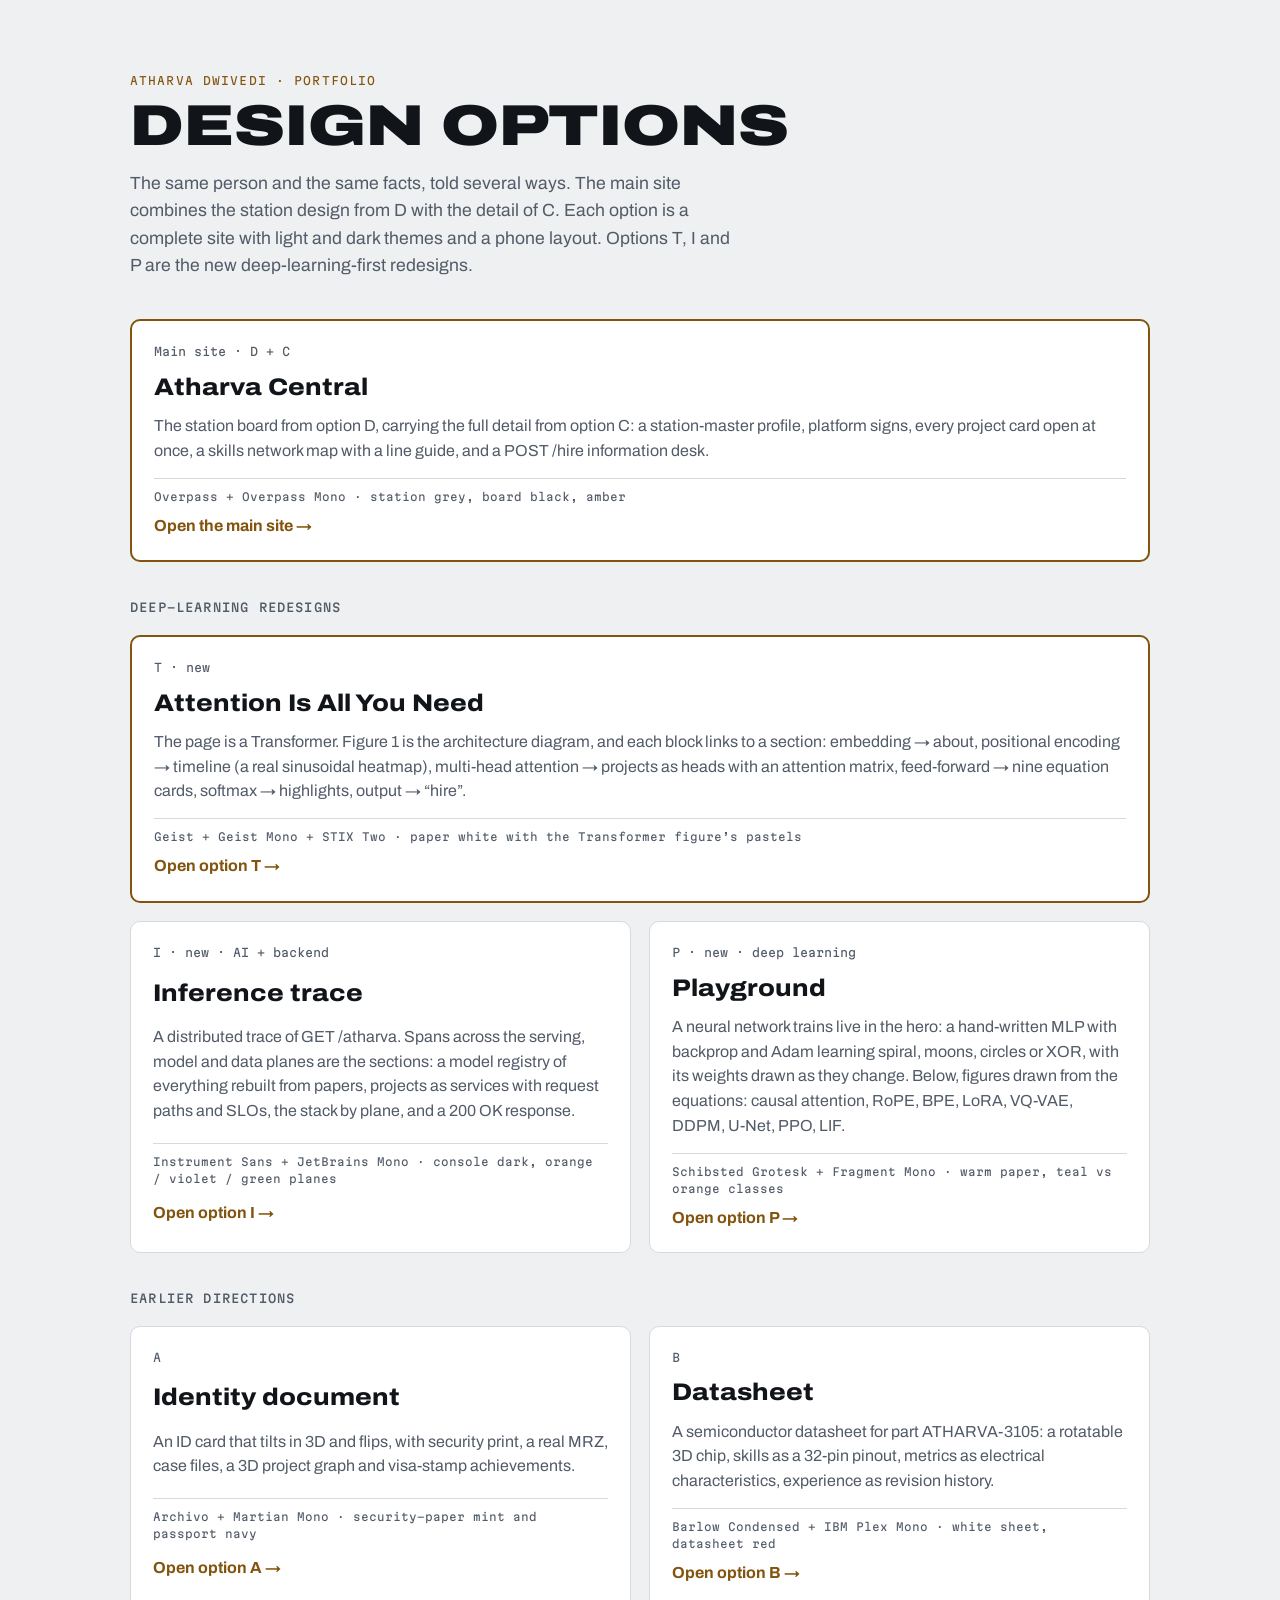
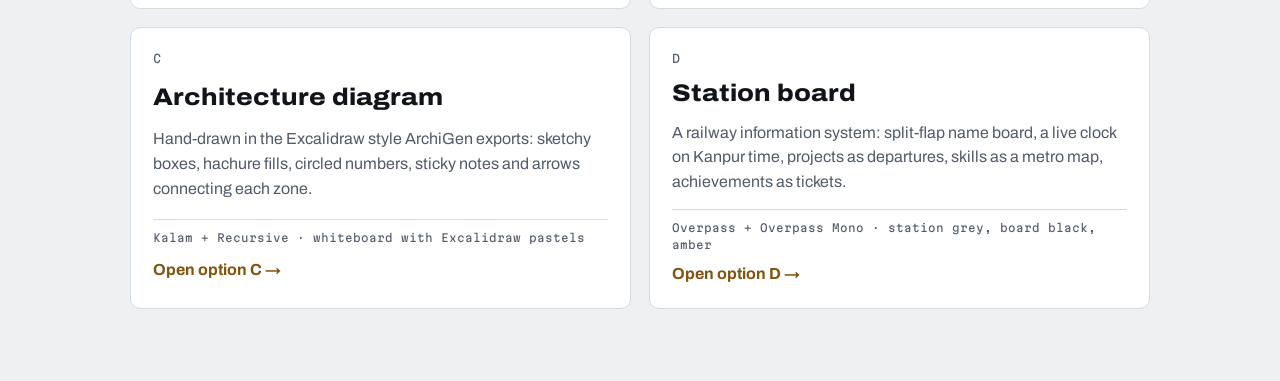
<file: docs/designs/index.html>
<!doctype html>
<html lang="en">
<head>
<meta charset="utf-8">
<meta name="viewport" content="width=device-width, initial-scale=1, viewport-fit=cover">
<title>Portfolio Design Options</title>
<meta name="description" content="Design directions for Atharva Dwivedi's portfolio, side by side.">
<link rel="preconnect" href="https://fonts.googleapis.com">
<link rel="preconnect" href="https://fonts.gstatic.com" crossorigin>
<link rel="stylesheet" href="https://fonts.googleapis.com/css2?family=Archivo:wdth,wght@62..125,400..900&family=Martian+Mono:wght@400;500&display=swap">
<style>
:root { --bg: #EEF0F2; --card: #FFFFFF; --ink: #111418; --ink-2: #525B68; --rule: #D5DAE0; --accent: #82540E; color-scheme: light; }
@media (prefers-color-scheme: dark) { :root:not([data-theme="light"]) { --bg: #0D0F12; --card: #161A1F; --ink: #E7E9EC; --ink-2: #A0A8B3; --rule: #2A3038; --accent: #D7B46C; color-scheme: dark; } }
:root[data-theme="dark"] { --bg: #0D0F12; --card: #161A1F; --ink: #E7E9EC; --ink-2: #A0A8B3; --rule: #2A3038; --accent: #D7B46C; color-scheme: dark; }
* { box-sizing: border-box; }
body { margin: 0; background: var(--bg); color: var(--ink); font-family: "Archivo", "Helvetica Neue", Arial, sans-serif; line-height: 1.55; }
.wrap { max-width: 1100px; margin: 0 auto; padding: clamp(32px, 6vw, 72px) clamp(16px, 4vw, 40px); }
.eyebrow { font-family: "Martian Mono", ui-monospace, monospace; font-size: 0.7rem; letter-spacing: 0.1em; text-transform: uppercase; color: var(--accent); margin: 0; }
h1 { margin: 10px 0 0; font-size: clamp(2.2rem, 1.5rem + 3vw, 3.6rem); font-weight: 900; font-stretch: 125%; line-height: 0.95; text-transform: uppercase; text-wrap: balance; }
.intro { margin: 16px 0 0; max-width: 60ch; color: var(--ink-2); font-size: 1.1rem; }
.grid { list-style: none; padding: 0; margin: 40px 0 0; display: grid; grid-template-columns: repeat(2, minmax(0, 1fr)); gap: 18px; }
.grid .main, .grid .sub { grid-column: 1 / -1; }
.sub h3 { margin: 18px 0 0; font-family: "Martian Mono", ui-monospace, monospace; font-size: 0.74rem; font-weight: 500; letter-spacing: 0.1em; text-transform: uppercase; color: var(--ink-2); }
.grid .main .opt { border: 2px solid var(--accent); }
.opt { display: grid; gap: 8px; height: 100%; padding: 22px; background: var(--card); border: 1px solid var(--rule); border-radius: 10px; color: inherit; text-decoration: none; }
.opt:hover { border-color: var(--ink); }
.opt:focus-visible { outline: 2px solid var(--accent); outline-offset: 3px; }
.opt .k { font-family: "Martian Mono", ui-monospace, monospace; font-size: 0.72rem; color: var(--ink-2); }
.opt h2 { margin: 0; font-size: 1.5rem; font-weight: 800; font-stretch: 112%; }
.opt p { margin: 0; color: var(--ink-2); }
.opt .meta { font-family: "Martian Mono", ui-monospace, monospace; font-size: 0.68rem; color: var(--ink-2); border-top: 1px solid var(--rule); padding-top: 10px; margin-top: 6px; }
.opt .go { font-weight: 700; color: var(--accent); }
@media (max-width: 720px) { .grid { grid-template-columns: 1fr; } }
</style>
</head>
<body>
<main class="wrap">
  <p class="eyebrow">Atharva Dwivedi · portfolio</p>
  <h1>Design options</h1>
  <p class="intro">The same person and the same facts, told several ways. The main site combines the station design from D with the detail of C. Each option is a complete site with light and dark themes and a phone layout. Options T, I and P are the new deep-learning-first redesigns.</p>
  <ul class="grid">
    <li class="main"><a class="opt" href="../"><span class="k">Main site · D + C</span><h2>Atharva Central</h2><p>The station board from option D, carrying the full detail from option C: a station-master profile, platform signs, every project card open at once, a skills network map with a line guide, and a POST /hire information desk.</p><span class="meta">Overpass + Overpass Mono · station grey, board black, amber</span><span class="go">Open the main site →</span></a></li>
    <li class="sub"><h3>Deep-learning redesigns</h3></li>
    <li class="main"><a class="opt" href="transformer/"><span class="k">T · new</span><h2>Attention Is All You Need</h2><p>The page is a Transformer. Figure 1 is the architecture diagram, and each block links to a section: embedding → about, positional encoding → timeline (a real sinusoidal heatmap), multi-head attention → projects as heads with an attention matrix, feed-forward → nine equation cards, softmax → highlights, output → “hire”.</p><span class="meta">Geist + Geist Mono + STIX Two · paper white with the Transformer figure’s pastels</span><span class="go">Open option T →</span></a></li>
    <li><a class="opt" href="trace/"><span class="k">I · new · AI + backend</span><h2>Inference trace</h2><p>A distributed trace of GET /atharva. Spans across the serving, model and data planes are the sections: a model registry of everything rebuilt from papers, projects as services with request paths and SLOs, the stack by plane, and a 200 OK response.</p><span class="meta">Instrument Sans + JetBrains Mono · console dark, orange / violet / green planes</span><span class="go">Open option I →</span></a></li>
    <li><a class="opt" href="playground/"><span class="k">P · new · deep learning</span><h2>Playground</h2><p>A neural network trains live in the hero: a hand-written MLP with backprop and Adam learning spiral, moons, circles or XOR, with its weights drawn as they change. Below, figures drawn from the equations: causal attention, RoPE, BPE, LoRA, VQ-VAE, DDPM, U-Net, PPO, LIF.</p><span class="meta">Schibsted Grotesk + Fragment Mono · warm paper, teal vs orange classes</span><span class="go">Open option P →</span></a></li>
    <li class="sub"><h3>Earlier directions</h3></li>
    <li><a class="opt" href="identity/"><span class="k">A</span><h2>Identity document</h2><p>An ID card that tilts in 3D and flips, with security print, a real MRZ, case files, a 3D project graph and visa-stamp achievements.</p><span class="meta">Archivo + Martian Mono · security-paper mint and passport navy</span><span class="go">Open option A →</span></a></li>
    <li><a class="opt" href="datasheet/"><span class="k">B</span><h2>Datasheet</h2><p>A semiconductor datasheet for part ATHARVA-3105: a rotatable 3D chip, skills as a 32-pin pinout, metrics as electrical characteristics, experience as revision history.</p><span class="meta">Barlow Condensed + IBM Plex Mono · white sheet, datasheet red</span><span class="go">Open option B →</span></a></li>
    <li><a class="opt" href="diagram/"><span class="k">C</span><h2>Architecture diagram</h2><p>Hand-drawn in the Excalidraw style ArchiGen exports: sketchy boxes, hachure fills, circled numbers, sticky notes and arrows connecting each zone.</p><span class="meta">Kalam + Recursive · whiteboard with Excalidraw pastels</span><span class="go">Open option C →</span></a></li>
    <li><a class="opt" href="station/"><span class="k">D</span><h2>Station board</h2><p>A railway information system: split-flap name board, a live clock on Kanpur time, projects as departures, skills as a metro map, achievements as tickets.</p><span class="meta">Overpass + Overpass Mono · station grey, board black, amber</span><span class="go">Open option D →</span></a></li>
  </ul>
</main>
</body>
</html>
</file>
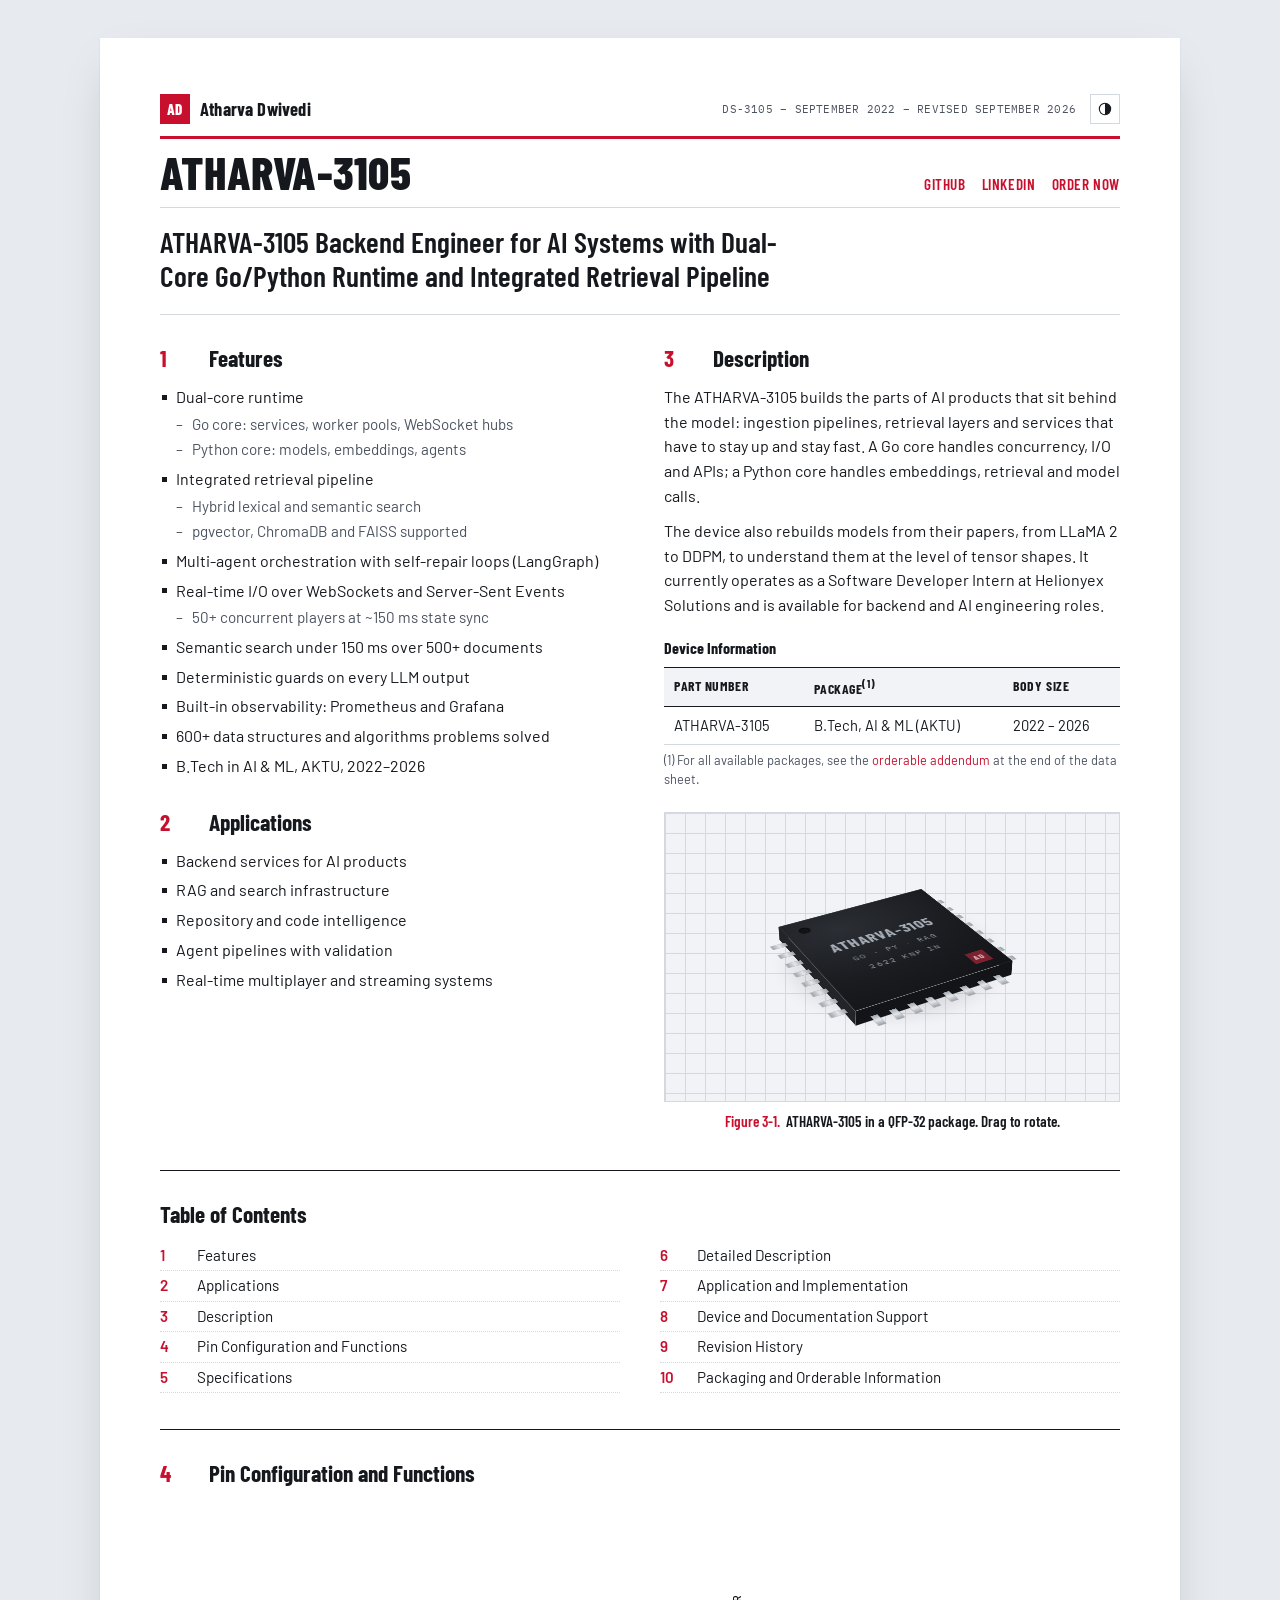
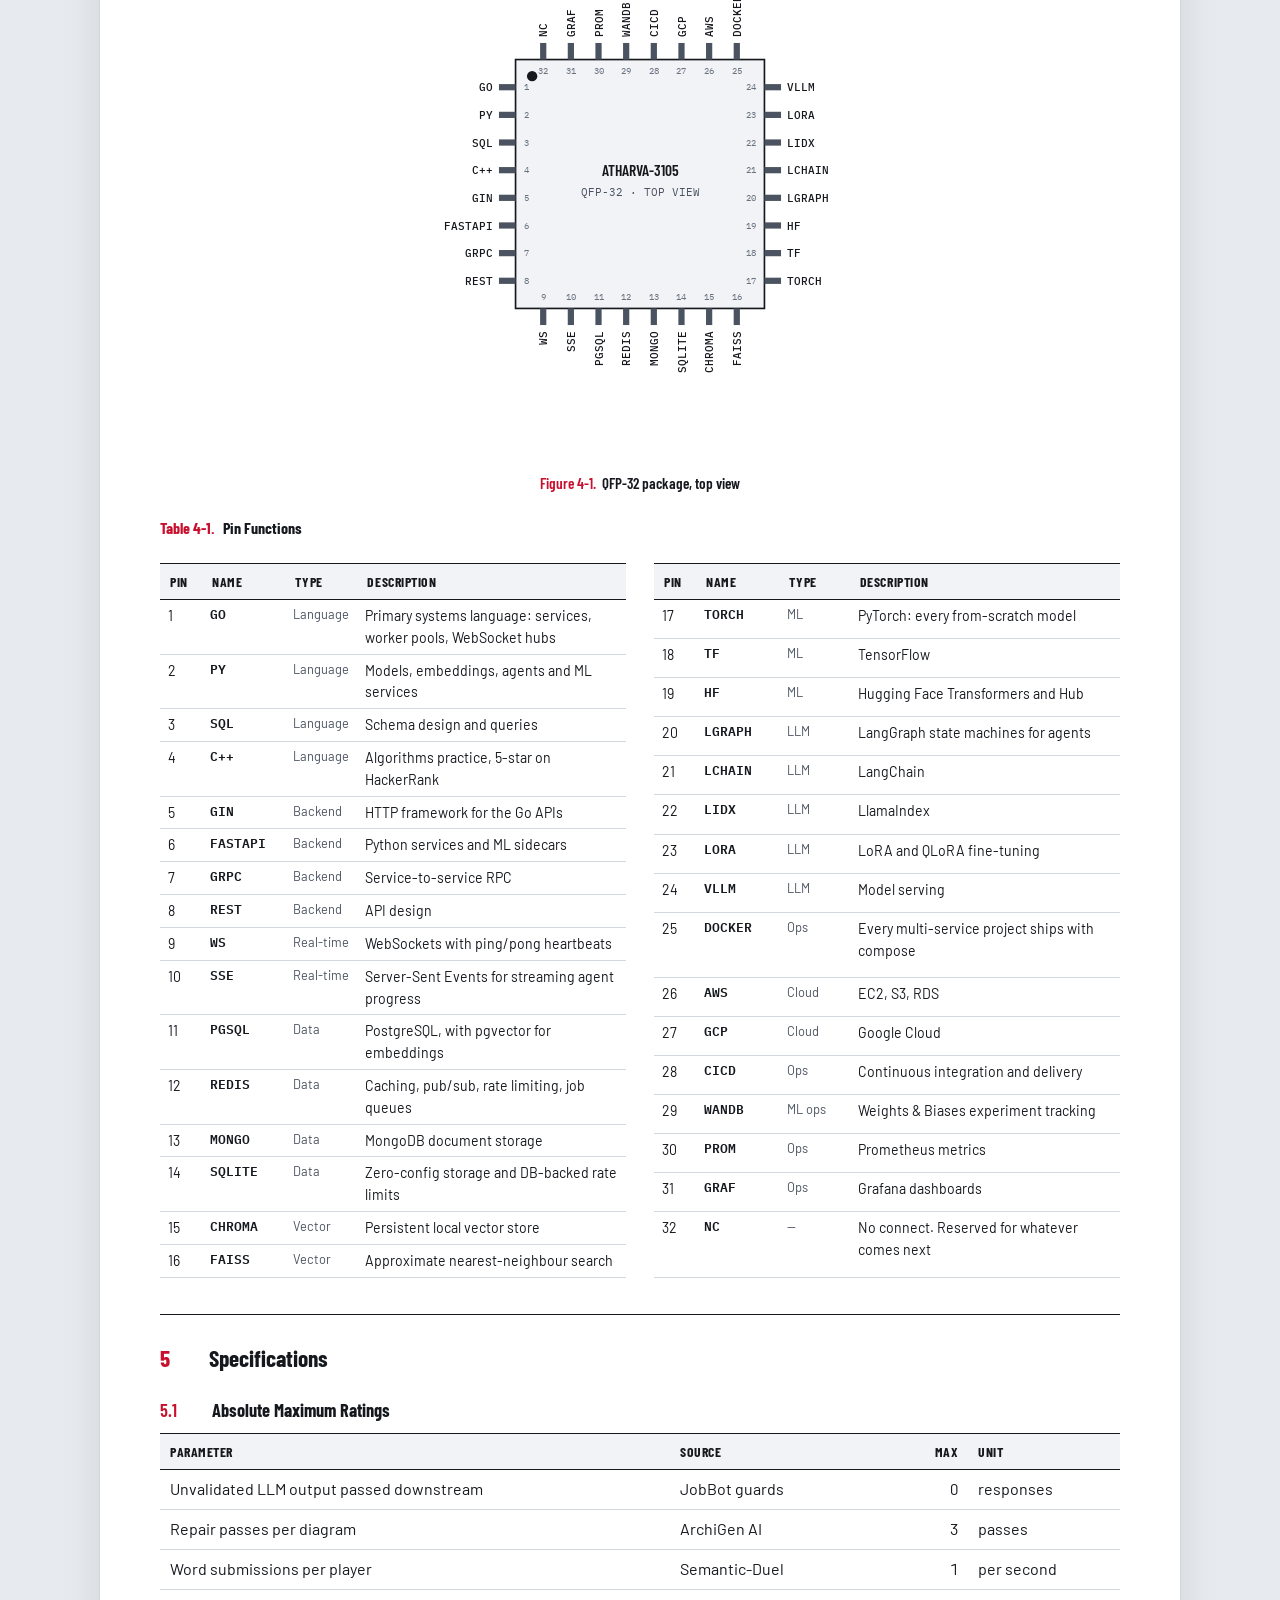
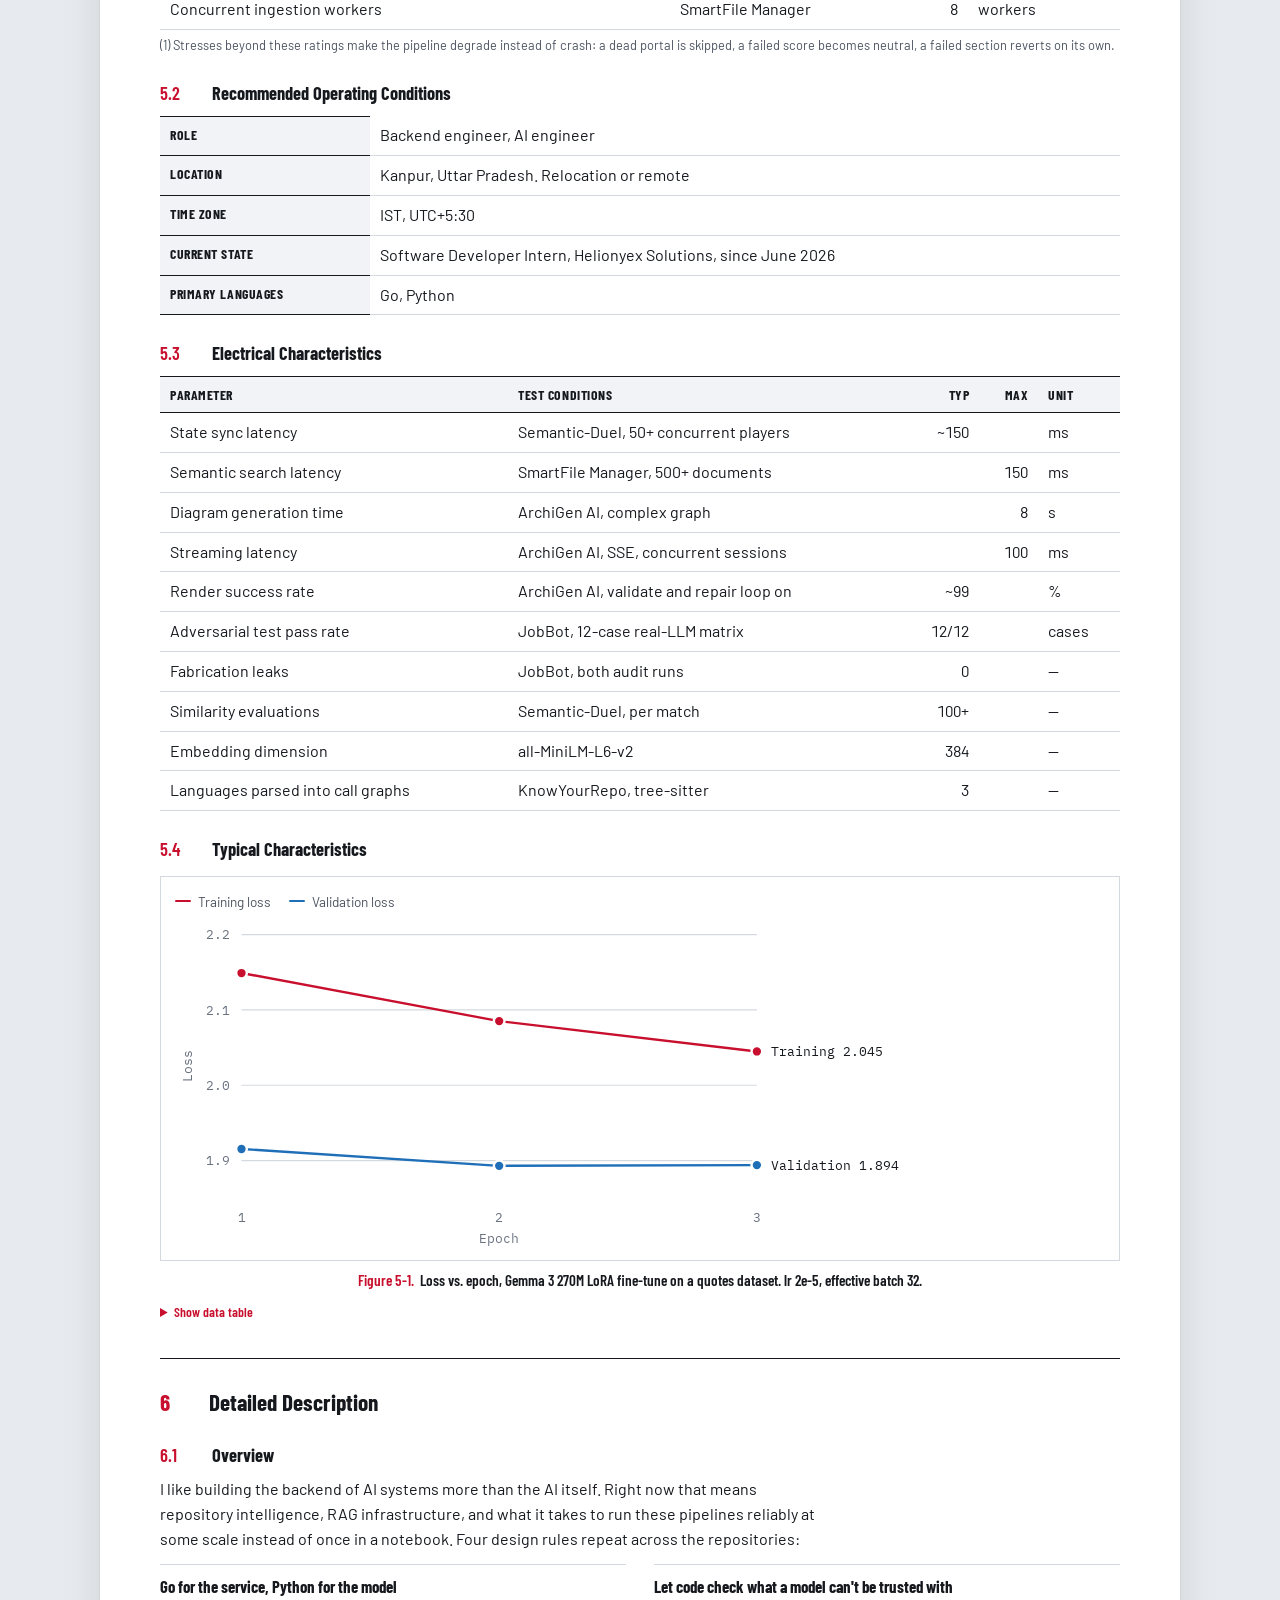
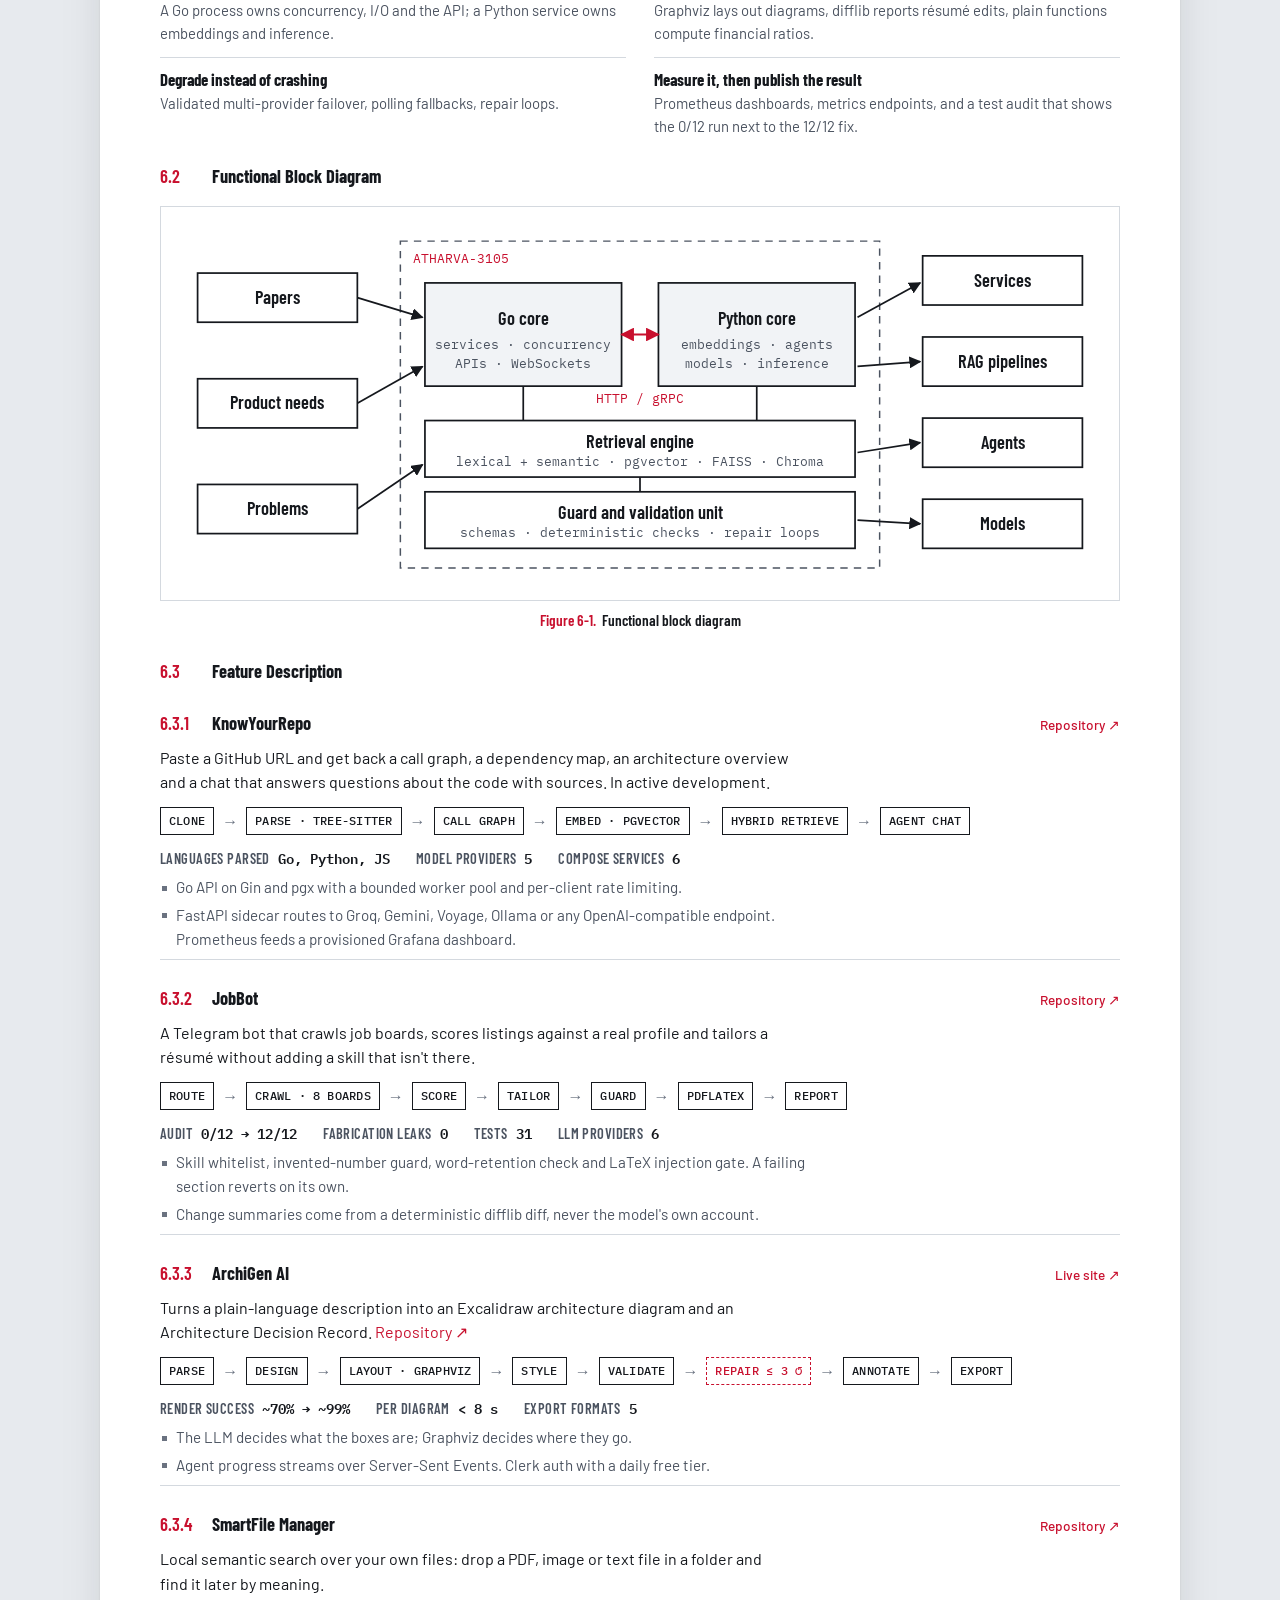
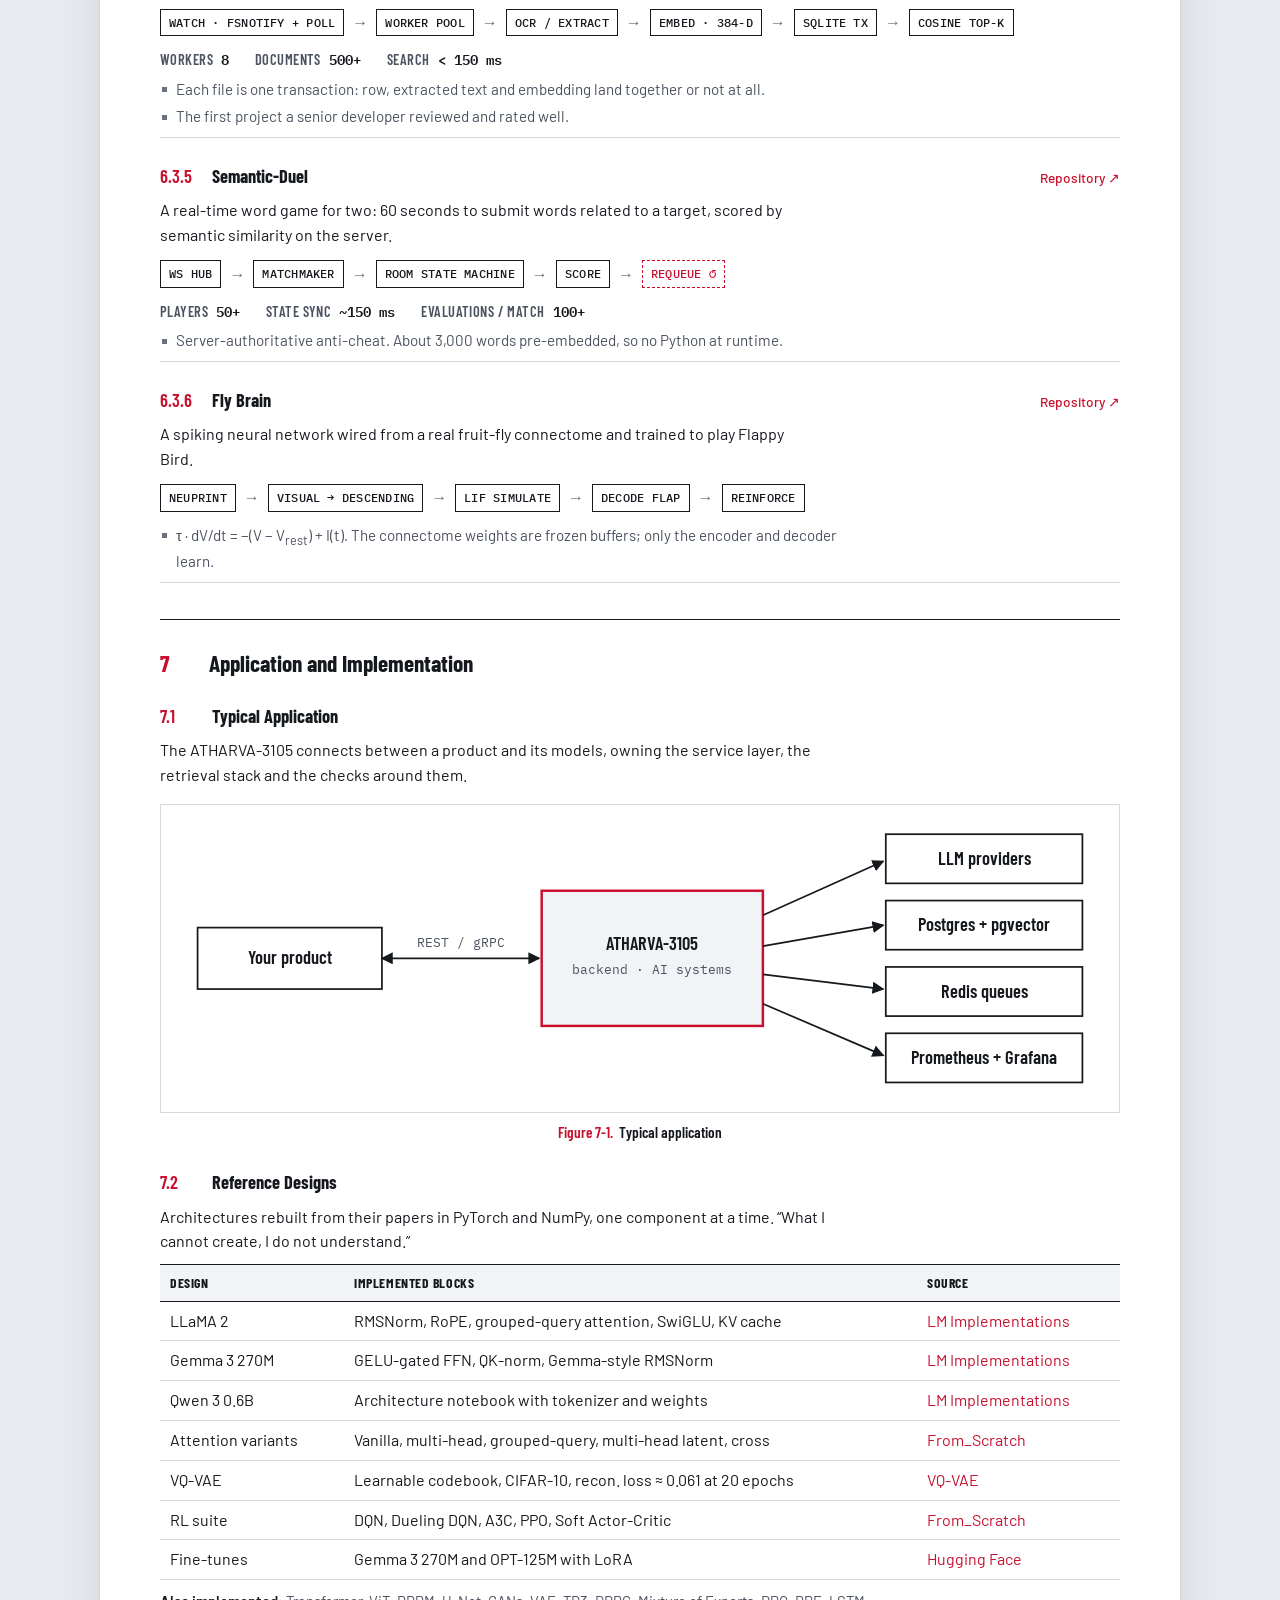
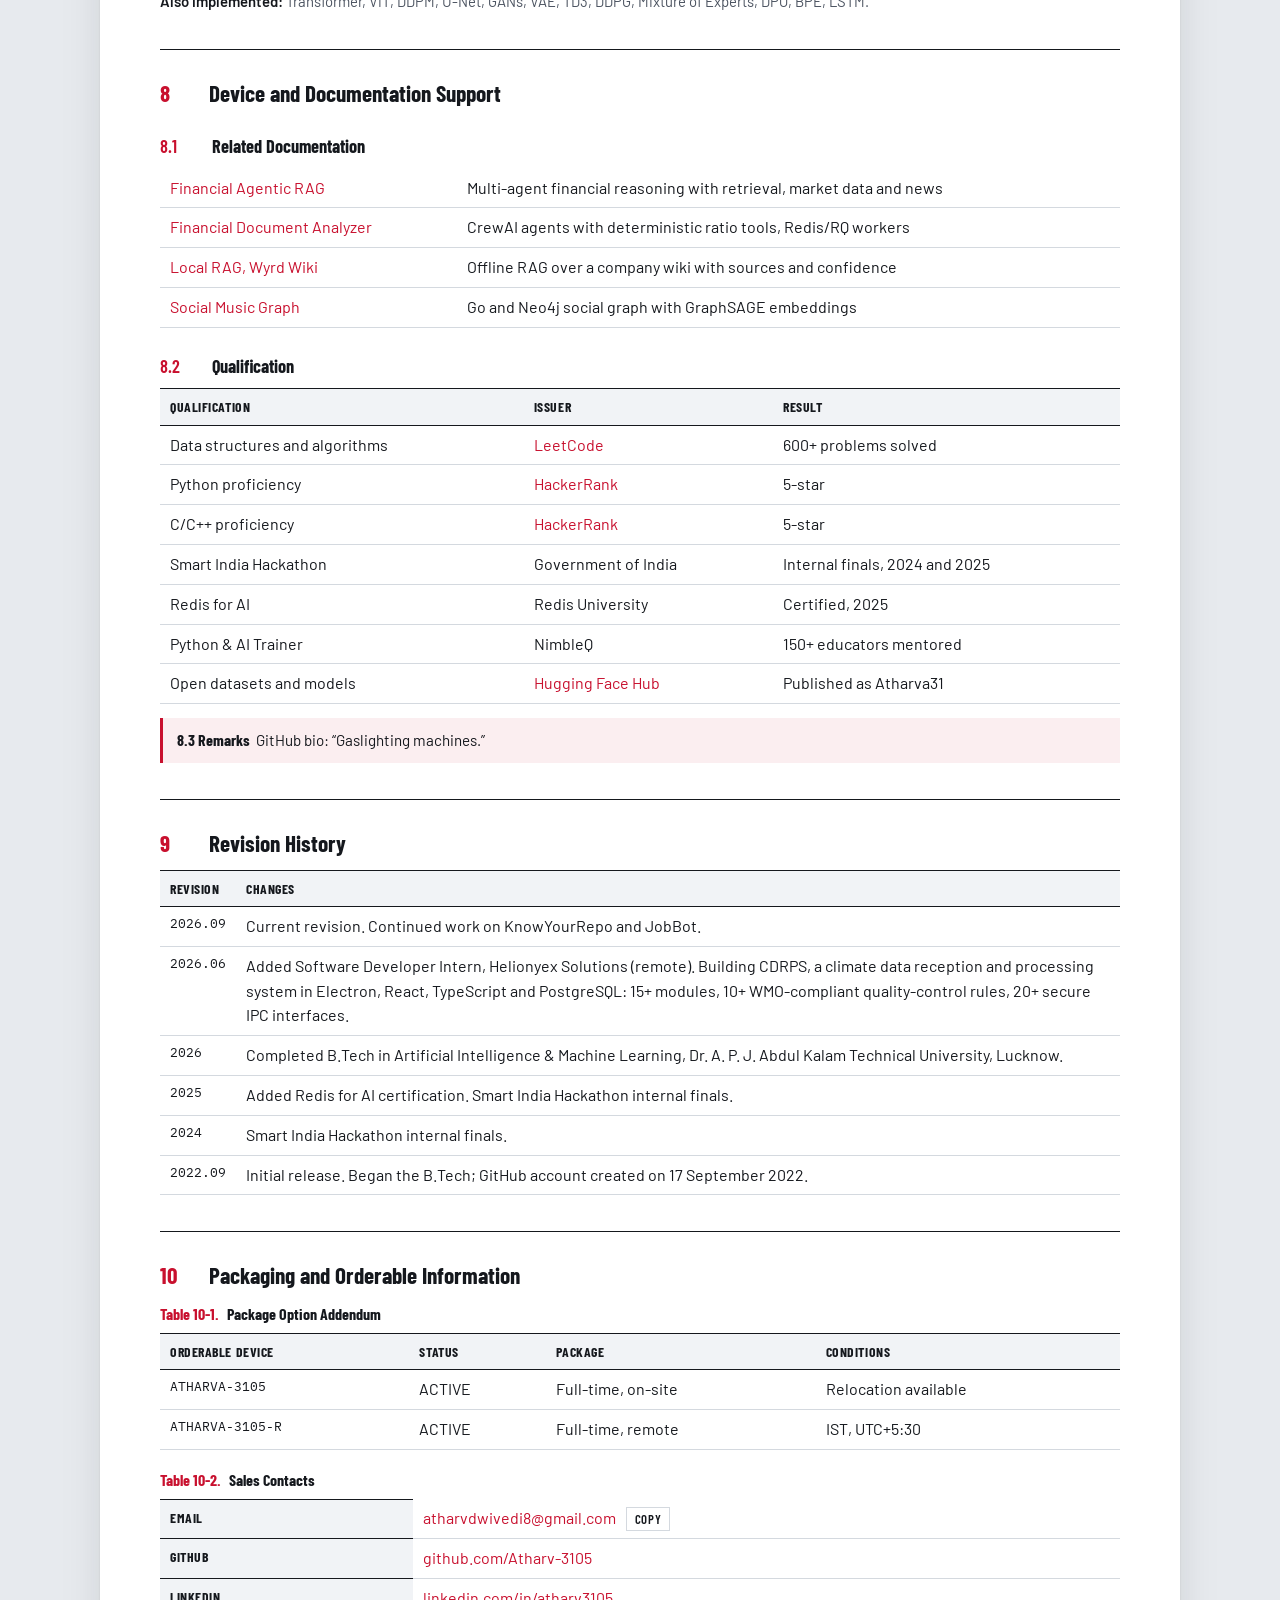
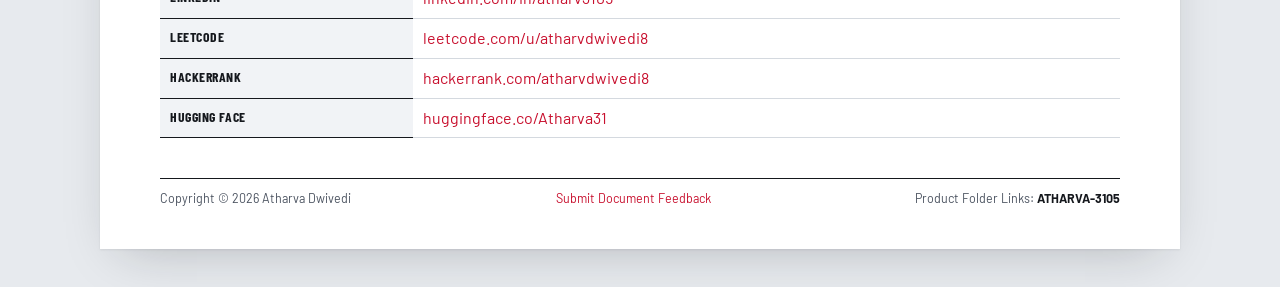
<file: docs/designs/datasheet/index.html>
<!doctype html>
<html lang="en">
<head>
<meta charset="utf-8">
<meta name="viewport" content="width=device-width, initial-scale=1, viewport-fit=cover">
<title>ATHARVA-3105 Datasheet</title>
<meta name="description" content="Atharva Dwivedi, backend engineer for AI systems, documented as a semiconductor datasheet: pinout of skills, electrical characteristics of real projects, revision history and ordering information.">
<link rel="icon" href="data:image/svg+xml,%3Csvg xmlns='http://www.w3.org/2000/svg' viewBox='0 0 64 64'%3E%3Crect width='64' height='64' fill='%23C8102E'/%3E%3Ctext x='32' y='43' font-family='Arial' font-weight='700' font-size='28' text-anchor='middle' fill='white'%3EAD%3C/text%3E%3C/svg%3E">
<link rel="preconnect" href="https://fonts.googleapis.com">
<link rel="preconnect" href="https://fonts.gstatic.com" crossorigin>
<link rel="stylesheet" href="https://fonts.googleapis.com/css2?family=Barlow+Condensed:wght@500;600;700;800&family=Barlow:ital,wght@0,400;0,500;0,600;0,700;1,400&family=IBM+Plex+Mono:wght@400;500;600&display=swap">
<script>try{var t=localStorage.getItem("ds-theme");if(t==="light"||t==="dark")document.documentElement.setAttribute("data-theme",t)}catch(e){}</script>
<style>
:root {
  --desk: #E7EAEE;
  --sheet: #FFFFFF;
  --ink: #15181D;
  --ink-2: #4B5360;
  --ink-3: #6A7280;
  --rule: #D4D9DF;
  --rule-strong: #15181D;
  --head: #F1F3F6;
  --red: #C8102E;
  --red-soft: rgba(200, 16, 46, 0.07);
  --s1: #C8102E;
  --s2: #1F6FB8;
  --sheet-shadow: 0 1px 2px rgba(21, 24, 29, 0.08), 0 18px 50px -20px rgba(21, 24, 29, 0.25);
  --font-cond: "Barlow Condensed", "Arial Narrow", "Helvetica Neue", Arial, sans-serif;
  --font-body: "Barlow", "Helvetica Neue", Arial, sans-serif;
  --font-mono: "IBM Plex Mono", ui-monospace, Menlo, Consolas, monospace;
  color-scheme: light;
}
@media (prefers-color-scheme: dark) {
  :root:not([data-theme="light"]) {
    --desk: #0A0C0F; --sheet: #14171C; --ink: #E6E8EB; --ink-2: #A5ACB7; --ink-3: #828A97;
    --rule: #2A2F38; --rule-strong: #E6E8EB; --head: #1B1F26; --red: #E8483C; --red-soft: rgba(232, 72, 60, 0.1);
    --s1: #E8483C; --s2: #3F8EDC; --sheet-shadow: 0 20px 60px -20px rgba(0, 0, 0, 0.8);
    color-scheme: dark;
  }
}
:root[data-theme="dark"] {
  --desk: #0A0C0F; --sheet: #14171C; --ink: #E6E8EB; --ink-2: #A5ACB7; --ink-3: #828A97;
  --rule: #2A2F38; --rule-strong: #E6E8EB; --head: #1B1F26; --red: #E8483C; --red-soft: rgba(232, 72, 60, 0.1);
  --s1: #E8483C; --s2: #3F8EDC; --sheet-shadow: 0 20px 60px -20px rgba(0, 0, 0, 0.8);
  color-scheme: dark;
}

*, *::before, *::after { box-sizing: border-box; }
html { -webkit-text-size-adjust: 100%; scroll-behavior: smooth; }
body {
  margin: 0;
  background: var(--desk);
  color: var(--ink);
  font-family: var(--font-body);
  font-size: 1rem;
  line-height: 1.55;
  -webkit-font-smoothing: antialiased;
  padding-block: clamp(0px, 3vw, 40px);
}
img, svg { max-width: 100%; }
a { color: var(--red); text-decoration: none; }
a:hover { text-decoration: underline; }
:focus-visible { outline: 2px solid var(--red); outline-offset: 2px; }
h1, h2, h3, h4 { margin: 0; text-wrap: balance; }
p, ul, ol, dl, dd, figure { margin: 0; }
ul, ol { padding: 0; }
table { border-collapse: collapse; width: 100%; }

.sheet {
  max-width: 1080px;
  margin-inline: auto;
  background: var(--sheet);
  box-shadow: var(--sheet-shadow);
  padding: clamp(20px, 5vw, 56px) clamp(16px, 5vw, 60px) clamp(24px, 4vw, 40px);
}

/* ---- masthead ---- */
.masthead {
  display: flex;
  flex-wrap: wrap;
  justify-content: space-between;
  align-items: center;
  gap: 10px 20px;
  padding-bottom: 12px;
}
.brand { display: flex; align-items: center; gap: 10px; }
.brand__mark {
  display: grid; place-items: center;
  width: 30px; height: 30px;
  background: var(--red); color: #fff;
  font-family: var(--font-cond); font-weight: 800; font-size: 0.95rem; letter-spacing: 0.02em;
}
.brand__name { font-family: var(--font-cond); font-weight: 700; font-size: 1.15rem; letter-spacing: 0.01em; }
.masthead__right { display: flex; align-items: center; gap: 14px; }
.docno { font-family: var(--font-mono); font-size: 0.68rem; color: var(--ink-2); letter-spacing: 0.02em; }
.theme-btn {
  width: 30px; height: 30px; display: grid; place-items: center;
  background: none; border: 1px solid var(--rule); color: var(--ink); cursor: pointer; padding: 0;
}
.theme-btn svg { width: 16px; height: 16px; }

.partbar {
  display: flex; flex-wrap: wrap; justify-content: space-between; align-items: baseline; gap: 6px 20px;
  border-top: 3px solid var(--red);
  border-bottom: 1px solid var(--rule);
  padding-block: 10px;
}
.part { font-family: var(--font-cond); font-weight: 800; font-size: clamp(1.9rem, 1.3rem + 2.6vw, 2.9rem); line-height: 1; letter-spacing: 0.005em; }
.partlinks { display: flex; flex-wrap: wrap; gap: 4px 16px; font-family: var(--font-cond); font-weight: 600; font-size: 0.95rem; text-transform: uppercase; letter-spacing: 0.04em; }

.title {
  font-family: var(--font-cond);
  font-weight: 600;
  font-size: clamp(1.35rem, 1rem + 1.4vw, 1.85rem);
  line-height: 1.15;
  padding-block: 16px 22px;
  border-bottom: 1px solid var(--rule);
  max-width: 34em;
}

/* ---- section headings (datasheet numbering is part of the format) ---- */
h2 {
  display: flex; gap: 12px; align-items: baseline;
  font-family: var(--font-cond);
  font-weight: 700;
  font-size: 1.45rem;
  line-height: 1.2;
  padding-top: 30px;
  margin-bottom: 12px;
}
h2 .n { color: var(--red); min-width: 1.6em; }
h3 {
  display: flex; gap: 12px; align-items: baseline;
  font-family: var(--font-cond);
  font-weight: 700;
  font-size: 1.15rem;
  margin: 24px 0 8px;
}
h3 .n { color: var(--red); min-width: 2.2em; font-weight: 600; }
.sec > p + p { margin-top: 10px; }
.big-h2 { border-top: 1px solid var(--rule-strong); margin-top: 36px; }

/* ---- page one ---- */
.p1 {
  display: grid;
  grid-template-columns: minmax(0, 1fr) minmax(0, 1fr);
  gap: 0 clamp(24px, 4vw, 48px);
}
.feat { list-style: none; display: grid; gap: 5px; }
.feat > li { position: relative; padding-left: 16px; }
.feat > li::before { content: ""; position: absolute; left: 2px; top: 0.62em; width: 5px; height: 5px; background: var(--ink); }
.feat ul { list-style: none; margin-top: 3px; display: grid; gap: 2px; }
.feat ul li { position: relative; padding-left: 16px; color: var(--ink-2); font-size: 0.95rem; }
.feat ul li::before { content: "–"; position: absolute; left: 0; }

.devinfo { margin-top: 18px; font-size: 0.92rem; }
.devinfo caption, .tcap {
  caption-side: top; text-align: left;
  font-family: var(--font-cond); font-weight: 700; font-size: 1rem;
  padding-bottom: 6px;
}
.tcap .n { color: var(--red); margin-right: 8px; }
th, td { text-align: left; vertical-align: top; padding: 7px 10px; border-bottom: 1px solid var(--rule); }
th {
  font-family: var(--font-cond); font-weight: 700; font-size: 0.86rem; letter-spacing: 0.04em; text-transform: uppercase;
  background: var(--head); border-top: 1px solid var(--rule-strong); border-bottom: 1px solid var(--rule-strong);
}
td.num, th.num { text-align: right; font-variant-numeric: tabular-nums; }
td.mono { font-family: var(--font-mono); font-size: 0.82rem; }
.tnote { font-size: 0.8rem; color: var(--ink-2); margin-top: 6px; }
.table-scroll { overflow-x: auto; }
.table-scroll > table { min-width: 560px; }

/* ---- 3D package ---- */
.chipfig { margin-top: 22px; }
.chip-stage {
  height: 290px;
  display: grid;
  place-items: center;
  perspective: 900px;
  cursor: grab;
  touch-action: pan-y;
  background:
    linear-gradient(var(--rule) 1px, transparent 1px) 0 0 / 20px 20px,
    linear-gradient(90deg, var(--rule) 1px, transparent 1px) 0 0 / 20px 20px,
    var(--head);
  border: 1px solid var(--rule);
  overflow: hidden;
  user-select: none;
  -webkit-user-select: none;
}
.chip-stage.is-drag { cursor: grabbing; }
.chip {
  --size: 170px;
  --h: 16px;
  position: relative;
  width: var(--size);
  height: var(--size);
  transform-style: preserve-3d;
  transform: rotateX(var(--rx, 58deg)) rotateZ(var(--rz, -32deg));
}
.chip__shadow {
  position: absolute; inset: -30px; border-radius: 30px;
  background: radial-gradient(closest-side, rgba(0,0,0,0.35), transparent);
  transform: translateZ(-1px);
  filter: blur(6px);
}
.chip__top, .chip__side { position: absolute; background: #1C1E22; }
.chip__top {
  inset: 0;
  transform: translateZ(var(--h));
  background:
    radial-gradient(120% 90% at 30% 20%, #2B2E34 0%, #1A1C20 60%, #141518 100%);
  display: grid;
  align-content: center;
  justify-items: center;
  gap: 4px;
  font-family: var(--font-mono);
  color: #8B9098;
  text-align: center;
  box-shadow: inset 0 0 0 1px rgba(255,255,255,0.05);
}
.chip__top b { font-family: var(--font-cond); font-weight: 700; font-size: 1.25rem; letter-spacing: 0.04em; color: #A7ADB6; }
.chip__top span { font-size: 0.62rem; letter-spacing: 0.12em; }
.chip__dot { position: absolute; left: 14px; top: 14px; width: 12px; height: 12px; border-radius: 50%; background: #121316; box-shadow: inset 0 1px 2px rgba(0,0,0,0.8); }
.chip__logo { position: absolute; right: 14px; bottom: 12px; width: 20px; height: 20px; background: #7A2230; color: #E9B9C0; font: 700 0.6rem/20px var(--font-cond); text-align: center; }
.chip__side--s { left: 0; top: 100%; width: 100%; height: var(--h); transform-origin: top; transform: rotateX(90deg); background: #131417; }
.chip__side--n { left: 0; bottom: 100%; width: 100%; height: var(--h); transform-origin: bottom; transform: rotateX(-90deg); background: #26282D; }
.chip__side--e { top: 0; left: 100%; width: var(--h); height: 100%; transform-origin: left; transform: rotateY(-90deg); background: #1D1F23; }
.chip__side--w { top: 0; right: 100%; width: var(--h); height: 100%; transform-origin: right; transform: rotateY(90deg); background: #222428; }
.pin {
  position: absolute;
  background: linear-gradient(90deg, #9EA4AC, #E4E7EA 50%, #9AA0A8);
  transform: translateZ(5px);
  box-shadow: 0 0 0 0.5px rgba(0,0,0,0.3);
}
.chipfig figcaption, figure > figcaption {
  font-family: var(--font-cond); font-weight: 600; font-size: 0.95rem; text-align: center; margin-top: 8px;
}
figcaption .n { color: var(--red); margin-right: 6px; }

/* ---- TOC ---- */
.toc { columns: 2 260px; column-gap: 40px; list-style: none; font-size: 0.95rem; }
.toc li { break-inside: avoid; display: flex; gap: 10px; padding-block: 3px; border-bottom: 1px dotted var(--rule); }
.toc li .n { color: var(--red); min-width: 1.8em; font-weight: 600; }
.toc a { color: var(--ink); }

/* ---- figures ---- */
.fig { margin-top: 16px; }
.fig-scroll { overflow-x: auto; border: 1px solid var(--rule); padding: 12px; }
.fig-scroll svg { display: block; min-width: 620px; width: 100%; height: auto; }
.pinout-wrap { max-width: 560px; margin-inline: auto; }
.pinout-wrap svg { display: block; width: 100%; height: auto; }

svg .st { fill: none; stroke: var(--ink); stroke-width: 1.4; }
svg .st-red { fill: none; stroke: var(--red); stroke-width: 1.6; }
svg .dash { fill: none; stroke: var(--ink-2); stroke-width: 1.2; stroke-dasharray: 6 5; }
svg .box { fill: var(--sheet); stroke: var(--ink); stroke-width: 1.4; }
svg .box-fill { fill: var(--head); stroke: var(--ink); stroke-width: 1.4; }
svg .t { fill: var(--ink); font-family: var(--font-cond); font-weight: 600; font-size: 15px; }
svg .t-s { fill: var(--ink-2); font-family: var(--font-mono); font-size: 10.5px; }
svg .t-red { fill: var(--red); font-family: var(--font-mono); font-size: 10.5px; }
svg .t-pin { fill: var(--ink); font-family: var(--font-mono); font-size: 11px; font-weight: 500; }
svg .t-num { fill: var(--ink-3); font-family: var(--font-mono); font-size: 8.5px; }
svg .body { fill: var(--head); stroke: var(--ink); stroke-width: 1.6; }
svg .stub { fill: var(--ink-2); }
svg .arrowhead { fill: var(--ink); }
svg .arrowhead-red { fill: var(--red); }

/* ---- pin tables ---- */
.pins2 { display: grid; grid-template-columns: repeat(2, minmax(0, 1fr)); gap: 0 28px; margin-top: 16px; }
.pins2 td:first-child { width: 3em; }
.pins2 td:nth-child(2) { width: 6.5em; font-family: var(--font-mono); font-size: 0.8rem; font-weight: 600; }
.pins2 td:nth-child(3) { width: 5.5em; font-size: 0.8rem; color: var(--ink-2); }
.pins2 td { font-size: 0.88rem; padding: 5px 8px; }

/* ---- chart ---- */
.chart { position: relative; border: 1px solid var(--rule); padding: 14px 14px 10px; margin-top: 12px; }
.legend { list-style: none; display: flex; flex-wrap: wrap; gap: 6px 18px; font-size: 0.85rem; color: var(--ink-2); margin-bottom: 6px; }
.legend li { display: flex; align-items: center; gap: 7px; }
.legend i { display: inline-block; width: 16px; height: 2px; border-radius: 1px; }
.chart svg { display: block; width: 100%; max-width: 760px; height: auto; overflow: visible; }
.chart .grid line { stroke: var(--rule); stroke-width: 1; }
.chart .axis text { fill: var(--ink-3); font-family: var(--font-mono); font-size: 11px; }
.chart .axis-title { fill: var(--ink-2); font-family: var(--font-body); font-size: 12px; }
.chart .line { fill: none; stroke-width: 2; stroke-linejoin: round; stroke-linecap: round; }
.chart .dot { stroke: var(--sheet); stroke-width: 2; }
.chart .dlabel { font-family: var(--font-mono); font-size: 11px; fill: var(--ink); }
.chart .cross { stroke: var(--ink-3); stroke-width: 1; stroke-dasharray: 3 3; }
.tip {
  position: absolute; pointer-events: none;
  background: var(--sheet); border: 1px solid var(--rule-strong);
  padding: 8px 10px; font-size: 0.8rem; line-height: 1.45; min-width: 150px;
  box-shadow: 0 6px 18px -8px rgba(0,0,0,0.35);
}
.tip b { font-family: var(--font-cond); font-size: 0.9rem; }
.tip span { display: flex; justify-content: space-between; gap: 12px; font-variant-numeric: tabular-nums; }
.tip i { display: inline-block; width: 8px; height: 8px; border-radius: 50%; margin-right: 6px; }
details.data { margin-top: 8px; font-size: 0.85rem; }
details.data summary { cursor: pointer; color: var(--red); font-family: var(--font-cond); font-weight: 600; }
details.data table { margin-top: 8px; max-width: 420px; }

/* ---- feature description (projects) ---- */
.feature { padding-bottom: 8px; border-bottom: 1px solid var(--rule); }
.feature h3 a { font-family: var(--font-body); font-weight: 500; font-size: 0.85rem; margin-left: auto; white-space: nowrap; }
.feature > p { max-width: 70ch; }
.flow { list-style: none; display: flex; flex-wrap: wrap; align-items: center; gap: 8px 0; margin-block: 12px; }
.flow li { display: flex; align-items: center; }
.flow li + li::before { content: "→"; color: var(--ink-3); margin-inline: 8px; }
.flow span {
  border: 1px solid var(--ink);
  padding: 4px 8px;
  font-family: var(--font-mono); font-size: 0.72rem; font-weight: 500; letter-spacing: 0.02em;
  background: var(--sheet);
}
.flow .loop span { border-style: dashed; border-color: var(--red); color: var(--red); }
.kv { display: flex; flex-wrap: wrap; gap: 6px 26px; margin-block: 8px 4px; }
.kv div { display: flex; gap: 8px; align-items: baseline; }
.kv dt { font-family: var(--font-cond); font-weight: 600; font-size: 0.9rem; color: var(--ink-2); text-transform: uppercase; letter-spacing: 0.03em; }
.kv dd { font-family: var(--font-mono); font-size: 0.85rem; font-weight: 600; }
.bul { list-style: none; display: grid; gap: 4px; margin-top: 6px; color: var(--ink-2); font-size: 0.95rem; max-width: 76ch; }
.bul li { position: relative; padding-left: 16px; }
.bul li::before { content: ""; position: absolute; left: 2px; top: 0.62em; width: 5px; height: 5px; background: var(--ink-3); }

.principles { display: grid; grid-template-columns: repeat(2, minmax(0, 1fr)); gap: 12px 28px; margin-top: 12px; }
.principles div { border-top: 1px solid var(--rule); padding-top: 8px; }
.principles dt { font-family: var(--font-cond); font-weight: 700; font-size: 1.05rem; }
.principles dd { color: var(--ink-2); font-size: 0.93rem; }

.also { margin-top: 10px; font-size: 0.93rem; color: var(--ink-2); }
.also b { color: var(--ink); font-weight: 600; }

.remark {
  margin-top: 14px; padding: 10px 14px; border-left: 3px solid var(--red); background: var(--red-soft);
  font-size: 0.95rem;
}
.remark b { font-family: var(--font-cond); font-size: 1rem; margin-right: 6px; }

.copy-btn {
  margin-left: 10px; font-family: var(--font-cond); font-weight: 600; font-size: 0.8rem; letter-spacing: 0.05em; text-transform: uppercase;
  background: none; border: 1px solid var(--rule); color: var(--ink); padding: 3px 8px; cursor: pointer;
}
.copy-btn:hover { border-color: var(--red); color: var(--red); }

/* ---- page footer ---- */
.pagefoot {
  display: flex; flex-wrap: wrap; justify-content: space-between; gap: 8px 20px;
  margin-top: 40px; padding-top: 10px; border-top: 1px solid var(--rule-strong);
  font-size: 0.78rem; color: var(--ink-2);
}
.pagefoot b { color: var(--ink); }
.otherdesigns { max-width: 1080px; margin: 18px auto 0; padding-inline: 16px; text-align: center; font-size: 0.85rem; color: var(--ink-2); }

.toast {
  position: fixed; left: 50%; bottom: calc(20px + env(safe-area-inset-bottom, 0px)); transform: translateX(-50%);
  background: var(--ink); color: var(--sheet); padding: 8px 14px; font-size: 0.85rem;
  opacity: 0; pointer-events: none; transition: opacity 0.2s;
}
.toast.on { opacity: 1; }

@media (max-width: 820px) {
  body { padding-block: 0; }
  .p1 { grid-template-columns: 1fr; }
  .p1col { display: contents; }
  .chipfig { order: 1; }
  #description { order: 2; }
  #features { order: 3; }
  #applications { order: 4; }
  .pins2 { grid-template-columns: 1fr; }
  .principles { grid-template-columns: 1fr; }
  .docno { font-size: 0.6rem; }
}
@media (prefers-reduced-motion: reduce) {
  html { scroll-behavior: auto; }
}
</style>
</head>
<body>
<main class="sheet">

  <div class="masthead">
    <div class="brand"><span class="brand__mark" aria-hidden="true">AD</span><span class="brand__name">Atharva Dwivedi</span></div>
    <div class="masthead__right">
      <span class="docno">DS-3105 – SEPTEMBER 2022 – REVISED SEPTEMBER 2026</span>
      <button class="theme-btn" id="theme-btn" type="button" aria-label="Switch to dark theme"><svg viewBox="0 0 24 24" aria-hidden="true"><circle cx="12" cy="12" r="8.5" fill="none" stroke="currentColor" stroke-width="1.6"/><path d="M12 3.5a8.5 8.5 0 0 1 0 17z" fill="currentColor"/></svg></button>
    </div>
  </div>

  <div class="partbar">
    <span class="part">ATHARVA-3105</span>
    <nav class="partlinks" aria-label="Links">
      <a href="https://github.com/Atharv-3105" target="_blank" rel="noopener">GitHub</a>
      <a href="https://www.linkedin.com/in/atharv3105/" target="_blank" rel="noopener">LinkedIn</a>
      <a href="#ordering">Order now</a>
    </nav>
  </div>

  <h1 class="title">ATHARVA-3105 Backend Engineer for AI Systems with Dual-Core Go/Python Runtime and Integrated Retrieval Pipeline</h1>

  <!-- ================= PAGE 1 ================= -->
  <div class="p1">
    <div class="p1col">
      <section class="sec" id="features" aria-labelledby="h-features">
        <h2 id="h-features"><span class="n">1</span>Features</h2>
        <ul class="feat">
          <li>Dual-core runtime
            <ul><li>Go core: services, worker pools, WebSocket hubs</li><li>Python core: models, embeddings, agents</li></ul>
          </li>
          <li>Integrated retrieval pipeline
            <ul><li>Hybrid lexical and semantic search</li><li>pgvector, ChromaDB and FAISS supported</li></ul>
          </li>
          <li>Multi-agent orchestration with self-repair loops (LangGraph)</li>
          <li>Real-time I/O over WebSockets and Server-Sent Events
            <ul><li>50+ concurrent players at ~150 ms state sync</li></ul>
          </li>
          <li>Semantic search under 150 ms over 500+ documents</li>
          <li>Deterministic guards on every LLM output</li>
          <li>Built-in observability: Prometheus and Grafana</li>
          <li>600+ data structures and algorithms problems solved</li>
          <li>B.Tech in AI &amp; ML, AKTU, 2022–2026</li>
        </ul>
      </section>

      <section class="sec" id="applications" aria-labelledby="h-apps">
        <h2 id="h-apps"><span class="n">2</span>Applications</h2>
        <ul class="feat">
          <li>Backend services for AI products</li>
          <li>RAG and search infrastructure</li>
          <li>Repository and code intelligence</li>
          <li>Agent pipelines with validation</li>
          <li>Real-time multiplayer and streaming systems</li>
        </ul>
      </section>
    </div>

    <div class="p1col">
      <section class="sec" id="description" aria-labelledby="h-desc">
        <h2 id="h-desc"><span class="n">3</span>Description</h2>
        <p>The ATHARVA-3105 builds the parts of AI products that sit behind the model: ingestion pipelines, retrieval layers and services that have to stay up and stay fast. A Go core handles concurrency, I/O and APIs; a Python core handles embeddings, retrieval and model calls.</p>
        <p>The device also rebuilds models from their papers, from LLaMA 2 to DDPM, to understand them at the level of tensor shapes. It currently operates as a Software Developer Intern at Helionyex Solutions and is available for backend and AI engineering roles.</p>

        <table class="devinfo">
          <caption>Device Information</caption>
          <thead><tr><th scope="col">Part number</th><th scope="col">Package<sup>(1)</sup></th><th scope="col">Body size</th></tr></thead>
          <tbody><tr><td>ATHARVA-3105</td><td>B.Tech, AI &amp; ML (AKTU)</td><td>2022 – 2026</td></tr></tbody>
        </table>
        <p class="tnote">(1) For all available packages, see the <a href="#ordering">orderable addendum</a> at the end of the data sheet.</p>
      </section>

      <figure class="chipfig">
        <div class="chip-stage" id="chip-stage" role="img" aria-label="3D model of a square QFP-32 chip package printed with ATHARVA-3105. Drag to rotate.">
          <div class="chip" id="chip">
            <div class="chip__shadow"></div>
            <div class="chip__side chip__side--n"></div>
            <div class="chip__side chip__side--s"></div>
            <div class="chip__side chip__side--e"></div>
            <div class="chip__side chip__side--w"></div>
            <div class="chip__top">
              <span class="chip__dot"></span>
              <b>ATHARVA-3105</b>
              <span>GO · PY · RAG</span>
              <span>2622 KNP IN</span>
              <span class="chip__logo">AD</span>
            </div>
          </div>
        </div>
        <figcaption><span class="n">Figure 3-1.</span>ATHARVA-3105 in a QFP-32 package. Drag to rotate.</figcaption>
      </figure>
    </div>
  </div>

  <!-- ================= TOC ================= -->
  <section class="sec big-h2" aria-labelledby="h-toc">
    <h2 id="h-toc">Table of Contents</h2>
    <ol class="toc">
      <li><span class="n">1</span><a href="#features">Features</a></li>
      <li><span class="n">2</span><a href="#applications">Applications</a></li>
      <li><span class="n">3</span><a href="#description">Description</a></li>
      <li><span class="n">4</span><a href="#pins">Pin Configuration and Functions</a></li>
      <li><span class="n">5</span><a href="#specs">Specifications</a></li>
      <li><span class="n">6</span><a href="#detailed">Detailed Description</a></li>
      <li><span class="n">7</span><a href="#application">Application and Implementation</a></li>
      <li><span class="n">8</span><a href="#support">Device and Documentation Support</a></li>
      <li><span class="n">9</span><a href="#revisions">Revision History</a></li>
      <li><span class="n">10</span><a href="#ordering">Packaging and Orderable Information</a></li>
    </ol>
  </section>

  <!-- ================= 4 PINS ================= -->
  <section class="sec big-h2" id="pins" aria-labelledby="h-pins">
    <h2 id="h-pins"><span class="n">4</span>Pin Configuration and Functions</h2>
    <figure class="fig">
      <div class="pinout-wrap" id="pinout" role="img" aria-label="Pinout diagram of the 32 pins, listed in Table 4-1."></div>
      <figcaption><span class="n">Figure 4-1.</span>QFP-32 package, top view</figcaption>
    </figure>

    <p class="tcap" style="margin-top:20px"><span class="n">Table 4-1.</span>Pin Functions</p>
    <div class="pins2" id="pin-tables">
      <table>
        <thead><tr><th scope="col">Pin</th><th scope="col">Name</th><th scope="col">Type</th><th scope="col">Description</th></tr></thead>
        <tbody>
          <tr><td>1</td><td>GO</td><td>Language</td><td>Primary systems language: services, worker pools, WebSocket hubs</td></tr>
          <tr><td>2</td><td>PY</td><td>Language</td><td>Models, embeddings, agents and ML services</td></tr>
          <tr><td>3</td><td>SQL</td><td>Language</td><td>Schema design and queries</td></tr>
          <tr><td>4</td><td>C++</td><td>Language</td><td>Algorithms practice, 5-star on HackerRank</td></tr>
          <tr><td>5</td><td>GIN</td><td>Backend</td><td>HTTP framework for the Go APIs</td></tr>
          <tr><td>6</td><td>FASTAPI</td><td>Backend</td><td>Python services and ML sidecars</td></tr>
          <tr><td>7</td><td>GRPC</td><td>Backend</td><td>Service-to-service RPC</td></tr>
          <tr><td>8</td><td>REST</td><td>Backend</td><td>API design</td></tr>
          <tr><td>9</td><td>WS</td><td>Real-time</td><td>WebSockets with ping/pong heartbeats</td></tr>
          <tr><td>10</td><td>SSE</td><td>Real-time</td><td>Server-Sent Events for streaming agent progress</td></tr>
          <tr><td>11</td><td>PGSQL</td><td>Data</td><td>PostgreSQL, with pgvector for embeddings</td></tr>
          <tr><td>12</td><td>REDIS</td><td>Data</td><td>Caching, pub/sub, rate limiting, job queues</td></tr>
          <tr><td>13</td><td>MONGO</td><td>Data</td><td>MongoDB document storage</td></tr>
          <tr><td>14</td><td>SQLITE</td><td>Data</td><td>Zero-config storage and DB-backed rate limits</td></tr>
          <tr><td>15</td><td>CHROMA</td><td>Vector</td><td>Persistent local vector store</td></tr>
          <tr><td>16</td><td>FAISS</td><td>Vector</td><td>Approximate nearest-neighbour search</td></tr>
        </tbody>
      </table>
      <table>
        <thead><tr><th scope="col">Pin</th><th scope="col">Name</th><th scope="col">Type</th><th scope="col">Description</th></tr></thead>
        <tbody>
          <tr><td>17</td><td>TORCH</td><td>ML</td><td>PyTorch: every from-scratch model</td></tr>
          <tr><td>18</td><td>TF</td><td>ML</td><td>TensorFlow</td></tr>
          <tr><td>19</td><td>HF</td><td>ML</td><td>Hugging Face Transformers and Hub</td></tr>
          <tr><td>20</td><td>LGRAPH</td><td>LLM</td><td>LangGraph state machines for agents</td></tr>
          <tr><td>21</td><td>LCHAIN</td><td>LLM</td><td>LangChain</td></tr>
          <tr><td>22</td><td>LIDX</td><td>LLM</td><td>LlamaIndex</td></tr>
          <tr><td>23</td><td>LORA</td><td>LLM</td><td>LoRA and QLoRA fine-tuning</td></tr>
          <tr><td>24</td><td>VLLM</td><td>LLM</td><td>Model serving</td></tr>
          <tr><td>25</td><td>DOCKER</td><td>Ops</td><td>Every multi-service project ships with compose</td></tr>
          <tr><td>26</td><td>AWS</td><td>Cloud</td><td>EC2, S3, RDS</td></tr>
          <tr><td>27</td><td>GCP</td><td>Cloud</td><td>Google Cloud</td></tr>
          <tr><td>28</td><td>CICD</td><td>Ops</td><td>Continuous integration and delivery</td></tr>
          <tr><td>29</td><td>WANDB</td><td>ML ops</td><td>Weights &amp; Biases experiment tracking</td></tr>
          <tr><td>30</td><td>PROM</td><td>Ops</td><td>Prometheus metrics</td></tr>
          <tr><td>31</td><td>GRAF</td><td>Ops</td><td>Grafana dashboards</td></tr>
          <tr><td>32</td><td>NC</td><td>—</td><td>No connect. Reserved for whatever comes next</td></tr>
        </tbody>
      </table>
    </div>
  </section>

  <!-- ================= 5 SPECS ================= -->
  <section class="sec big-h2" id="specs" aria-labelledby="h-specs">
    <h2 id="h-specs"><span class="n">5</span>Specifications</h2>

    <h3><span class="n">5.1</span>Absolute Maximum Ratings</h3>
    <div class="table-scroll">
      <table>
        <thead><tr><th scope="col">Parameter</th><th scope="col">Source</th><th class="num" scope="col">Max</th><th scope="col">Unit</th></tr></thead>
        <tbody>
          <tr><td>Unvalidated LLM output passed downstream</td><td>JobBot guards</td><td class="num">0</td><td>responses</td></tr>
          <tr><td>Repair passes per diagram</td><td>ArchiGen AI</td><td class="num">3</td><td>passes</td></tr>
          <tr><td>Word submissions per player</td><td>Semantic-Duel</td><td class="num">1</td><td>per second</td></tr>
          <tr><td>Concurrent ingestion workers</td><td>SmartFile Manager</td><td class="num">8</td><td>workers</td></tr>
        </tbody>
      </table>
    </div>
    <p class="tnote">(1) Stresses beyond these ratings make the pipeline degrade instead of crash: a dead portal is skipped, a failed score becomes neutral, a failed section reverts on its own.</p>

    <h3><span class="n">5.2</span>Recommended Operating Conditions</h3>
    <table>
      <tbody>
        <tr><th scope="row">Role</th><td>Backend engineer, AI engineer</td></tr>
        <tr><th scope="row">Location</th><td>Kanpur, Uttar Pradesh. Relocation or remote</td></tr>
        <tr><th scope="row">Time zone</th><td>IST, UTC+5:30</td></tr>
        <tr><th scope="row">Current state</th><td>Software Developer Intern, Helionyex Solutions, since June 2026</td></tr>
        <tr><th scope="row">Primary languages</th><td>Go, Python</td></tr>
      </tbody>
    </table>

    <h3><span class="n">5.3</span>Electrical Characteristics</h3>
    <div class="table-scroll">
      <table>
        <thead><tr><th scope="col">Parameter</th><th scope="col">Test conditions</th><th class="num" scope="col">Typ</th><th class="num" scope="col">Max</th><th scope="col">Unit</th></tr></thead>
        <tbody>
          <tr><td>State sync latency</td><td>Semantic-Duel, 50+ concurrent players</td><td class="num">~150</td><td class="num"></td><td>ms</td></tr>
          <tr><td>Semantic search latency</td><td>SmartFile Manager, 500+ documents</td><td class="num"></td><td class="num">150</td><td>ms</td></tr>
          <tr><td>Diagram generation time</td><td>ArchiGen AI, complex graph</td><td class="num"></td><td class="num">8</td><td>s</td></tr>
          <tr><td>Streaming latency</td><td>ArchiGen AI, SSE, concurrent sessions</td><td class="num"></td><td class="num">100</td><td>ms</td></tr>
          <tr><td>Render success rate</td><td>ArchiGen AI, validate and repair loop on</td><td class="num">~99</td><td class="num"></td><td>%</td></tr>
          <tr><td>Adversarial test pass rate</td><td>JobBot, 12-case real-LLM matrix</td><td class="num">12/12</td><td class="num"></td><td>cases</td></tr>
          <tr><td>Fabrication leaks</td><td>JobBot, both audit runs</td><td class="num">0</td><td class="num"></td><td>—</td></tr>
          <tr><td>Similarity evaluations</td><td>Semantic-Duel, per match</td><td class="num">100+</td><td class="num"></td><td>—</td></tr>
          <tr><td>Embedding dimension</td><td>all-MiniLM-L6-v2</td><td class="num">384</td><td class="num"></td><td>—</td></tr>
          <tr><td>Languages parsed into call graphs</td><td>KnowYourRepo, tree-sitter</td><td class="num">3</td><td class="num"></td><td>—</td></tr>
        </tbody>
      </table>
    </div>

    <h3><span class="n">5.4</span>Typical Characteristics</h3>
    <div class="chart" id="loss-chart">
      <ul class="legend" aria-hidden="true">
        <li><i style="background:var(--s1)"></i>Training loss</li>
        <li><i style="background:var(--s2)"></i>Validation loss</li>
      </ul>
      <svg id="loss-svg" viewBox="0 0 640 280" role="img" aria-label="Line chart of Gemma 3 270M LoRA fine-tuning loss over three epochs. Training loss falls from 2.149 to 2.045; validation loss from 1.915 to 1.894."></svg>
      <div class="tip" id="loss-tip" hidden></div>
    </div>
    <figure>
      <figcaption><span class="n">Figure 5-1.</span>Loss vs. epoch, Gemma 3 270M LoRA fine-tune on a quotes dataset. lr 2e-5, effective batch 32.</figcaption>
    </figure>
    <details class="data">
      <summary>Show data table</summary>
      <table>
        <thead><tr><th scope="col">Epoch</th><th class="num" scope="col">Training loss</th><th class="num" scope="col">Validation loss</th></tr></thead>
        <tbody>
          <tr><td>1</td><td class="num">2.149</td><td class="num">1.915</td></tr>
          <tr><td>2</td><td class="num">2.085</td><td class="num">1.893</td></tr>
          <tr><td>3</td><td class="num">2.045</td><td class="num">1.894</td></tr>
        </tbody>
      </table>
    </details>
  </section>

  <!-- ================= 6 DETAILED ================= -->
  <section class="sec big-h2" id="detailed" aria-labelledby="h-detailed">
    <h2 id="h-detailed"><span class="n">6</span>Detailed Description</h2>

    <h3><span class="n">6.1</span>Overview</h3>
    <p style="max-width:74ch">I like building the backend of AI systems more than the AI itself. Right now that means repository intelligence, RAG infrastructure, and what it takes to run these pipelines reliably at some scale instead of once in a notebook. Four design rules repeat across the repositories:</p>
    <dl class="principles">
      <div><dt>Go for the service, Python for the model</dt><dd>A Go process owns concurrency, I/O and the API; a Python service owns embeddings and inference.</dd></div>
      <div><dt>Let code check what a model can't be trusted with</dt><dd>Graphviz lays out diagrams, difflib reports résumé edits, plain functions compute financial ratios.</dd></div>
      <div><dt>Degrade instead of crashing</dt><dd>Validated multi-provider failover, polling fallbacks, repair loops.</dd></div>
      <div><dt>Measure it, then publish the result</dt><dd>Prometheus dashboards, metrics endpoints, and a test audit that shows the 0/12 run next to the 12/12 fix.</dd></div>
    </dl>

    <h3><span class="n">6.2</span>Functional Block Diagram</h3>
    <figure class="fig">
      <div class="fig-scroll">
        <svg viewBox="0 0 760 300" role="img" aria-label="Block diagram: papers, product needs and problems feed a Go core and a Python core joined by an HTTP and gRPC bus, sharing a retrieval engine and a guard unit, producing services, RAG pipelines, agents and models.">
          <defs>
            <marker id="ah" viewBox="0 0 10 10" refX="9" refY="5" markerWidth="7" markerHeight="7" orient="auto-start-reverse"><path class="arrowhead" d="M0 0L10 5L0 10z"/></marker>
            <marker id="ahr" viewBox="0 0 10 10" refX="9" refY="5" markerWidth="7" markerHeight="7" orient="auto-start-reverse"><path class="arrowhead-red" d="M0 0L10 5L0 10z"/></marker>
          </defs>
          <rect class="dash" x="185" y="18" width="390" height="266"/>
          <text class="t-red" x="195" y="36">ATHARVA-3105</text>
          <rect class="box-fill" x="205" y="52" width="160" height="84"/>
          <text class="t" x="285" y="86" text-anchor="middle">Go core</text>
          <text class="t-s" x="285" y="106" text-anchor="middle">services · concurrency</text>
          <text class="t-s" x="285" y="121" text-anchor="middle">APIs · WebSockets</text>
          <rect class="box-fill" x="395" y="52" width="160" height="84"/>
          <text class="t" x="475" y="86" text-anchor="middle">Python core</text>
          <text class="t-s" x="475" y="106" text-anchor="middle">embeddings · agents</text>
          <text class="t-s" x="475" y="121" text-anchor="middle">models · inference</text>
          <line class="st-red" x1="365" y1="94" x2="395" y2="94" marker-start="url(#ahr)" marker-end="url(#ahr)"/>
          <text class="t-red" x="380" y="150" text-anchor="middle">HTTP / gRPC</text>
          <rect class="box" x="205" y="164" width="350" height="46"/>
          <text class="t" x="380" y="186" text-anchor="middle">Retrieval engine</text>
          <text class="t-s" x="380" y="201" text-anchor="middle">lexical + semantic · pgvector · FAISS · Chroma</text>
          <rect class="box" x="205" y="222" width="350" height="46"/>
          <text class="t" x="380" y="244" text-anchor="middle">Guard and validation unit</text>
          <text class="t-s" x="380" y="259" text-anchor="middle">schemas · deterministic checks · repair loops</text>
          <line class="st" x1="285" y1="136" x2="285" y2="164"/>
          <line class="st" x1="475" y1="136" x2="475" y2="164"/>
          <line class="st" x1="380" y1="210" x2="380" y2="222"/>
          <rect class="box" x="20" y="44" width="130" height="40"/><text class="t" x="85" y="69" text-anchor="middle">Papers</text>
          <rect class="box" x="20" y="130" width="130" height="40"/><text class="t" x="85" y="155" text-anchor="middle">Product needs</text>
          <rect class="box" x="20" y="216" width="130" height="40"/><text class="t" x="85" y="241" text-anchor="middle">Problems</text>
          <line class="st" x1="150" y1="64" x2="203" y2="80" marker-end="url(#ah)"/>
          <line class="st" x1="150" y1="150" x2="203" y2="120" marker-end="url(#ah)"/>
          <line class="st" x1="150" y1="236" x2="203" y2="200" marker-end="url(#ah)"/>
          <rect class="box" x="610" y="30" width="130" height="40"/><text class="t" x="675" y="55" text-anchor="middle">Services</text>
          <rect class="box" x="610" y="96" width="130" height="40"/><text class="t" x="675" y="121" text-anchor="middle">RAG pipelines</text>
          <rect class="box" x="610" y="162" width="130" height="40"/><text class="t" x="675" y="187" text-anchor="middle">Agents</text>
          <rect class="box" x="610" y="228" width="130" height="40"/><text class="t" x="675" y="253" text-anchor="middle">Models</text>
          <line class="st" x1="557" y1="80" x2="608" y2="52" marker-end="url(#ah)"/>
          <line class="st" x1="557" y1="120" x2="608" y2="116" marker-end="url(#ah)"/>
          <line class="st" x1="557" y1="190" x2="608" y2="182" marker-end="url(#ah)"/>
          <line class="st" x1="557" y1="245" x2="608" y2="248" marker-end="url(#ah)"/>
        </svg>
      </div>
      <figcaption><span class="n">Figure 6-1.</span>Functional block diagram</figcaption>
    </figure>

    <h3><span class="n">6.3</span>Feature Description</h3>

    <div class="feature" id="kyr">
      <h3><span class="n">6.3.1</span>KnowYourRepo <a href="https://github.com/Atharv-3105/KnowYourRepo" target="_blank" rel="noopener">Repository ↗</a></h3>
      <p>Paste a GitHub URL and get back a call graph, a dependency map, an architecture overview and a chat that answers questions about the code with sources. In active development.</p>
      <ol class="flow" aria-label="Pipeline"><li><span>CLONE</span></li><li><span>PARSE · TREE-SITTER</span></li><li><span>CALL GRAPH</span></li><li><span>EMBED · PGVECTOR</span></li><li><span>HYBRID RETRIEVE</span></li><li><span>AGENT CHAT</span></li></ol>
      <dl class="kv"><div><dt>Languages parsed</dt><dd>Go, Python, JS</dd></div><div><dt>Model providers</dt><dd>5</dd></div><div><dt>Compose services</dt><dd>6</dd></div></dl>
      <ul class="bul"><li>Go API on Gin and pgx with a bounded worker pool and per-client rate limiting.</li><li>FastAPI sidecar routes to Groq, Gemini, Voyage, Ollama or any OpenAI-compatible endpoint. Prometheus feeds a provisioned Grafana dashboard.</li></ul>
    </div>

    <div class="feature" id="jobbot">
      <h3><span class="n">6.3.2</span>JobBot <a href="https://github.com/Atharv-3105/JobBot" target="_blank" rel="noopener">Repository ↗</a></h3>
      <p>A Telegram bot that crawls job boards, scores listings against a real profile and tailors a résumé without adding a skill that isn't there.</p>
      <ol class="flow" aria-label="Pipeline"><li><span>ROUTE</span></li><li><span>CRAWL · 8 BOARDS</span></li><li><span>SCORE</span></li><li><span>TAILOR</span></li><li><span>GUARD</span></li><li><span>PDFLATEX</span></li><li><span>REPORT</span></li></ol>
      <dl class="kv"><div><dt>Audit</dt><dd>0/12 → 12/12</dd></div><div><dt>Fabrication leaks</dt><dd>0</dd></div><div><dt>Tests</dt><dd>31</dd></div><div><dt>LLM providers</dt><dd>6</dd></div></dl>
      <ul class="bul"><li>Skill whitelist, invented-number guard, word-retention check and LaTeX injection gate. A failing section reverts on its own.</li><li>Change summaries come from a deterministic difflib diff, never the model's own account.</li></ul>
    </div>

    <div class="feature" id="archigen">
      <h3><span class="n">6.3.3</span>ArchiGen AI <a href="https://archigenai.vercel.app/" target="_blank" rel="noopener">Live site ↗</a></h3>
      <p>Turns a plain-language description into an Excalidraw architecture diagram and an Architecture Decision Record. <a href="https://github.com/Atharv-3105/ArchiGen-AI" target="_blank" rel="noopener">Repository ↗</a></p>
      <ol class="flow" aria-label="Pipeline"><li><span>PARSE</span></li><li><span>DESIGN</span></li><li><span>LAYOUT · GRAPHVIZ</span></li><li><span>STYLE</span></li><li><span>VALIDATE</span></li><li class="loop"><span>REPAIR ≤ 3 ↺</span></li><li><span>ANNOTATE</span></li><li><span>EXPORT</span></li></ol>
      <dl class="kv"><div><dt>Render success</dt><dd>~70% → ~99%</dd></div><div><dt>Per diagram</dt><dd>&lt; 8 s</dd></div><div><dt>Export formats</dt><dd>5</dd></div></dl>
      <ul class="bul"><li>The LLM decides what the boxes are; Graphviz decides where they go.</li><li>Agent progress streams over Server-Sent Events. Clerk auth with a daily free tier.</li></ul>
    </div>

    <div class="feature" id="smartfile">
      <h3><span class="n">6.3.4</span>SmartFile Manager <a href="https://github.com/Atharv-3105/SmartFile-Manager" target="_blank" rel="noopener">Repository ↗</a></h3>
      <p>Local semantic search over your own files: drop a PDF, image or text file in a folder and find it later by meaning.</p>
      <ol class="flow" aria-label="Pipeline"><li><span>WATCH · FSNOTIFY + POLL</span></li><li><span>WORKER POOL</span></li><li><span>OCR / EXTRACT</span></li><li><span>EMBED · 384-D</span></li><li><span>SQLITE TX</span></li><li><span>COSINE TOP-K</span></li></ol>
      <dl class="kv"><div><dt>Workers</dt><dd>8</dd></div><div><dt>Documents</dt><dd>500+</dd></div><div><dt>Search</dt><dd>&lt; 150 ms</dd></div></dl>
      <ul class="bul"><li>Each file is one transaction: row, extracted text and embedding land together or not at all.</li><li>The first project a senior developer reviewed and rated well.</li></ul>
    </div>

    <div class="feature" id="duel">
      <h3><span class="n">6.3.5</span>Semantic-Duel <a href="https://github.com/Atharv-3105/Semantic-Duel" target="_blank" rel="noopener">Repository ↗</a></h3>
      <p>A real-time word game for two: 60 seconds to submit words related to a target, scored by semantic similarity on the server.</p>
      <ol class="flow" aria-label="Game loop"><li><span>WS HUB</span></li><li><span>MATCHMAKER</span></li><li><span>ROOM STATE MACHINE</span></li><li><span>SCORE</span></li><li class="loop"><span>REQUEUE ↺</span></li></ol>
      <dl class="kv"><div><dt>Players</dt><dd>50+</dd></div><div><dt>State sync</dt><dd>~150 ms</dd></div><div><dt>Evaluations / match</dt><dd>100+</dd></div></dl>
      <ul class="bul"><li>Server-authoritative anti-cheat. About 3,000 words pre-embedded, so no Python at runtime.</li></ul>
    </div>

    <div class="feature" id="flybrain">
      <h3><span class="n">6.3.6</span>Fly Brain <a href="https://github.com/Atharv-3105/From_Scratch/tree/master/Fly_Brain" target="_blank" rel="noopener">Repository ↗</a></h3>
      <p>A spiking neural network wired from a real fruit-fly connectome and trained to play Flappy Bird.</p>
      <ol class="flow" aria-label="Pipeline"><li><span>NEUPRINT</span></li><li><span>VISUAL → DESCENDING</span></li><li><span>LIF SIMULATE</span></li><li><span>DECODE FLAP</span></li><li><span>REINFORCE</span></li></ol>
      <ul class="bul"><li>τ · dV/dt = −(V − V<sub>rest</sub>) + I(t). The connectome weights are frozen buffers; only the encoder and decoder learn.</li></ul>
    </div>
  </section>

  <!-- ================= 7 APPLICATION ================= -->
  <section class="sec big-h2" id="application" aria-labelledby="h-app">
    <h2 id="h-app"><span class="n">7</span>Application and Implementation</h2>
    <h3><span class="n">7.1</span>Typical Application</h3>
    <p style="max-width:74ch">The ATHARVA-3105 connects between a product and its models, owning the service layer, the retrieval stack and the checks around them.</p>
    <figure class="fig">
      <div class="fig-scroll">
        <svg viewBox="0 0 760 230" role="img" aria-label="Typical application: your product talks REST or gRPC to ATHARVA-3105, which connects to LLM providers, PostgreSQL with pgvector, Redis queues and Prometheus with Grafana.">
          <rect class="box" x="20" y="90" width="150" height="50"/><text class="t" x="95" y="120" text-anchor="middle">Your product</text>
          <line class="st" x1="170" y1="115" x2="298" y2="115" marker-start="url(#ah)" marker-end="url(#ah)"/>
          <text class="t-s" x="234" y="106" text-anchor="middle">REST / gRPC</text>
          <rect class="box-fill" x="300" y="60" width="180" height="110" style="stroke:var(--red);stroke-width:2"/>
          <text class="t" x="390" y="108" text-anchor="middle">ATHARVA-3105</text>
          <text class="t-s" x="390" y="128" text-anchor="middle">backend · AI systems</text>
          <rect class="box" x="580" y="14" width="160" height="40"/><text class="t" x="660" y="39" text-anchor="middle">LLM providers</text>
          <rect class="box" x="580" y="68" width="160" height="40"/><text class="t" x="660" y="93" text-anchor="middle">Postgres + pgvector</text>
          <rect class="box" x="580" y="122" width="160" height="40"/><text class="t" x="660" y="147" text-anchor="middle">Redis queues</text>
          <rect class="box" x="580" y="176" width="160" height="40"/><text class="t" x="660" y="201" text-anchor="middle">Prometheus + Grafana</text>
          <line class="st" x1="480" y1="80" x2="578" y2="36" marker-end="url(#ah)"/>
          <line class="st" x1="480" y1="105" x2="578" y2="88" marker-end="url(#ah)"/>
          <line class="st" x1="480" y1="128" x2="578" y2="140" marker-end="url(#ah)"/>
          <line class="st" x1="480" y1="152" x2="578" y2="194" marker-end="url(#ah)"/>
        </svg>
      </div>
      <figcaption><span class="n">Figure 7-1.</span>Typical application</figcaption>
    </figure>

    <h3><span class="n">7.2</span>Reference Designs</h3>
    <p style="max-width:74ch">Architectures rebuilt from their papers in PyTorch and NumPy, one component at a time. “What I cannot create, I do not understand.”</p>
    <div class="table-scroll" style="margin-top:10px">
      <table>
        <thead><tr><th scope="col">Design</th><th scope="col">Implemented blocks</th><th scope="col">Source</th></tr></thead>
        <tbody>
          <tr><td>LLaMA 2</td><td>RMSNorm, RoPE, grouped-query attention, SwiGLU, KV cache</td><td><a href="https://github.com/Atharv-3105/Language_Model_Implementations" target="_blank" rel="noopener">LM Implementations</a></td></tr>
          <tr><td>Gemma 3 270M</td><td>GELU-gated FFN, QK-norm, Gemma-style RMSNorm</td><td><a href="https://github.com/Atharv-3105/Language_Model_Implementations" target="_blank" rel="noopener">LM Implementations</a></td></tr>
          <tr><td>Qwen 3 0.6B</td><td>Architecture notebook with tokenizer and weights</td><td><a href="https://github.com/Atharv-3105/Language_Model_Implementations" target="_blank" rel="noopener">LM Implementations</a></td></tr>
          <tr><td>Attention variants</td><td>Vanilla, multi-head, grouped-query, multi-head latent, cross</td><td><a href="https://github.com/Atharv-3105/From_Scratch/tree/master/Attention" target="_blank" rel="noopener">From_Scratch</a></td></tr>
          <tr><td>VQ-VAE</td><td>Learnable codebook, CIFAR-10, recon. loss ≈ 0.061 at 20 epochs</td><td><a href="https://github.com/Atharv-3105/VQ-VAE" target="_blank" rel="noopener">VQ-VAE</a></td></tr>
          <tr><td>RL suite</td><td>DQN, Dueling DQN, A3C, PPO, Soft Actor-Critic</td><td><a href="https://github.com/Atharv-3105/From_Scratch/tree/master/Reinforcement_Learning" target="_blank" rel="noopener">From_Scratch</a></td></tr>
          <tr><td>Fine-tunes</td><td>Gemma 3 270M and OPT-125M with LoRA</td><td><a href="https://huggingface.co/Atharva31" target="_blank" rel="noopener">Hugging Face</a></td></tr>
        </tbody>
      </table>
    </div>
    <p class="also"><b>Also implemented:</b> Transformer, ViT, DDPM, U-Net, GANs, VAE, TD3, DDPG, Mixture of Experts, DPO, BPE, LSTM.</p>
  </section>

  <!-- ================= 8 SUPPORT ================= -->
  <section class="sec big-h2" id="support" aria-labelledby="h-support">
    <h2 id="h-support"><span class="n">8</span>Device and Documentation Support</h2>
    <h3><span class="n">8.1</span>Related Documentation</h3>
    <div class="table-scroll">
      <table>
        <tbody>
          <tr><td><a href="https://github.com/Atharv-3105/Finance_AgenticRAG" target="_blank" rel="noopener">Financial Agentic RAG</a></td><td>Multi-agent financial reasoning with retrieval, market data and news</td></tr>
          <tr><td><a href="https://github.com/Atharv-3105/financial-document-analyzer" target="_blank" rel="noopener">Financial Document Analyzer</a></td><td>CrewAI agents with deterministic ratio tools, Redis/RQ workers</td></tr>
          <tr><td><a href="https://github.com/Atharv-3105/Local_RAG_WyrdWiki" target="_blank" rel="noopener">Local RAG, Wyrd Wiki</a></td><td>Offline RAG over a company wiki with sources and confidence</td></tr>
          <tr><td><a href="https://github.com/Atharv-3105/Social_Music_Graph" target="_blank" rel="noopener">Social Music Graph</a></td><td>Go and Neo4j social graph with GraphSAGE embeddings</td></tr>
        </tbody>
      </table>
    </div>

    <h3><span class="n">8.2</span>Qualification</h3>
    <div class="table-scroll">
      <table>
        <thead><tr><th scope="col">Qualification</th><th scope="col">Issuer</th><th scope="col">Result</th></tr></thead>
        <tbody>
          <tr><td>Data structures and algorithms</td><td><a href="https://leetcode.com/u/atharvdwivedi8/" target="_blank" rel="noopener">LeetCode</a></td><td>600+ problems solved</td></tr>
          <tr><td>Python proficiency</td><td><a href="https://www.hackerrank.com/profile/atharvdwivedi8" target="_blank" rel="noopener">HackerRank</a></td><td>5-star</td></tr>
          <tr><td>C/C++ proficiency</td><td><a href="https://www.hackerrank.com/profile/atharvdwivedi8" target="_blank" rel="noopener">HackerRank</a></td><td>5-star</td></tr>
          <tr><td>Smart India Hackathon</td><td>Government of India</td><td>Internal finals, 2024 and 2025</td></tr>
          <tr><td>Redis for AI</td><td>Redis University</td><td>Certified, 2025</td></tr>
          <tr><td>Python &amp; AI Trainer</td><td>NimbleQ</td><td>150+ educators mentored</td></tr>
          <tr><td>Open datasets and models</td><td><a href="https://huggingface.co/Atharva31" target="_blank" rel="noopener">Hugging Face Hub</a></td><td>Published as Atharva31</td></tr>
        </tbody>
      </table>
    </div>
    <p class="remark"><b>8.3 Remarks</b>GitHub bio: “Gaslighting machines.”</p>
  </section>

  <!-- ================= 9 REVISIONS ================= -->
  <section class="sec big-h2" id="revisions" aria-labelledby="h-rev">
    <h2 id="h-rev"><span class="n">9</span>Revision History</h2>
    <div class="table-scroll">
      <table>
        <thead><tr><th scope="col">Revision</th><th scope="col">Changes</th></tr></thead>
        <tbody>
          <tr><td class="mono">2026.09</td><td>Current revision. Continued work on KnowYourRepo and JobBot.</td></tr>
          <tr><td class="mono">2026.06</td><td>Added Software Developer Intern, Helionyex Solutions (remote). Building CDRPS, a climate data reception and processing system in Electron, React, TypeScript and PostgreSQL: 15+ modules, 10+ WMO-compliant quality-control rules, 20+ secure IPC interfaces.</td></tr>
          <tr><td class="mono">2026</td><td>Completed B.Tech in Artificial Intelligence &amp; Machine Learning, Dr. A. P. J. Abdul Kalam Technical University, Lucknow.</td></tr>
          <tr><td class="mono">2025</td><td>Added Redis for AI certification. Smart India Hackathon internal finals.</td></tr>
          <tr><td class="mono">2024</td><td>Smart India Hackathon internal finals.</td></tr>
          <tr><td class="mono">2022.09</td><td>Initial release. Began the B.Tech; GitHub account created on 17 September 2022.</td></tr>
        </tbody>
      </table>
    </div>
  </section>

  <!-- ================= 10 ORDERING ================= -->
  <section class="sec big-h2" id="ordering" aria-labelledby="h-order">
    <h2 id="h-order"><span class="n">10</span>Packaging and Orderable Information</h2>
    <div class="table-scroll">
      <table>
        <caption class="tcap"><span class="n">Table 10-1.</span>Package Option Addendum</caption>
        <thead><tr><th scope="col">Orderable device</th><th scope="col">Status</th><th scope="col">Package</th><th scope="col">Conditions</th></tr></thead>
        <tbody>
          <tr><td class="mono">ATHARVA-3105</td><td>ACTIVE</td><td>Full-time, on-site</td><td>Relocation available</td></tr>
          <tr><td class="mono">ATHARVA-3105-R</td><td>ACTIVE</td><td>Full-time, remote</td><td>IST, UTC+5:30</td></tr>
        </tbody>
      </table>
    </div>
    <table style="margin-top:18px">
      <caption class="tcap"><span class="n">Table 10-2.</span>Sales Contacts</caption>
      <tbody>
        <tr><th scope="row">Email</th><td><a href="mailto:atharvdwivedi8@gmail.com">atharvdwivedi8@gmail.com</a><button class="copy-btn" type="button" data-copy="atharvdwivedi8@gmail.com">Copy</button></td></tr>
        <tr><th scope="row">GitHub</th><td><a href="https://github.com/Atharv-3105" target="_blank" rel="noopener">github.com/Atharv-3105</a></td></tr>
        <tr><th scope="row">LinkedIn</th><td><a href="https://www.linkedin.com/in/atharv3105/" target="_blank" rel="noopener">linkedin.com/in/atharv3105</a></td></tr>
        <tr><th scope="row">LeetCode</th><td><a href="https://leetcode.com/u/atharvdwivedi8/" target="_blank" rel="noopener">leetcode.com/u/atharvdwivedi8</a></td></tr>
        <tr><th scope="row">HackerRank</th><td><a href="https://www.hackerrank.com/profile/atharvdwivedi8" target="_blank" rel="noopener">hackerrank.com/atharvdwivedi8</a></td></tr>
        <tr><th scope="row">Hugging Face</th><td><a href="https://huggingface.co/Atharva31" target="_blank" rel="noopener">huggingface.co/Atharva31</a></td></tr>
      </tbody>
    </table>
  </section>

  <footer class="pagefoot">
    <span>Copyright © 2026 Atharva Dwivedi</span>
    <a href="mailto:atharvdwivedi8@gmail.com">Submit Document Feedback</a>
    <span>Product Folder Links: <b>ATHARVA-3105</b></span>
  </footer>
</main>

<p class="toast" id="toast" role="status" aria-live="polite"></p>

<script>
(function () {
  "use strict";
  var root = document.documentElement;
  var reduce = matchMedia("(prefers-reduced-motion: reduce)");
  var darkQ = matchMedia("(prefers-color-scheme: dark)");
  function cssv(n) { return getComputedStyle(root).getPropertyValue(n).trim(); }
  function isDark() { var t = root.getAttribute("data-theme"); return t ? t === "dark" : darkQ.matches; }

  /* theme */
  var tb = document.getElementById("theme-btn");
  function label() { tb.setAttribute("aria-label", isDark() ? "Switch to light theme" : "Switch to dark theme"); }
  tb.addEventListener("click", function () {
    var n = isDark() ? "light" : "dark";
    root.setAttribute("data-theme", n);
    try { localStorage.setItem("ds-theme", n); } catch (e) {}
    label();
  });
  label();

  /* copy */
  var toast = document.getElementById("toast"), tt;
  function say(m) { toast.textContent = m; toast.classList.add("on"); clearTimeout(tt); tt = setTimeout(function () { toast.classList.remove("on"); }, 2000); }
  document.addEventListener("click", function (e) {
    var b = e.target.closest && e.target.closest("[data-copy]");
    if (!b) return;
    var text = b.getAttribute("data-copy");
    if (navigator.clipboard && navigator.clipboard.writeText) {
      navigator.clipboard.writeText(text).then(function () { say("Email copied"); }, function () { say("Couldn't copy. The address is " + text); });
    } else { say("Couldn't copy. The address is " + text); }
  });

  /* 3D package: pins, auto-rotate, drag */
  (function chip() {
    var el = document.getElementById("chip"), stage = document.getElementById("chip-stage");
    if (!el) return;
    var S = 170, n = 8, pitch = S / (n + 1), len = 16, w = 7;
    var frag = document.createDocumentFragment();
    for (var side = 0; side < 4; side++) {
      for (var i = 0; i < n; i++) {
        var p = document.createElement("div");
        p.className = "pin";
        var c = pitch * (i + 1) - w / 2;
        if (side === 0) { p.style.cssText = "left:" + (-len) + "px;top:" + c + "px;width:" + len + "px;height:" + w + "px"; }
        if (side === 1) { p.style.cssText = "top:" + S + "px;left:" + c + "px;width:" + w + "px;height:" + len + "px;background:linear-gradient(180deg,#9EA4AC,#E4E7EA 50%,#9AA0A8)"; }
        if (side === 2) { p.style.cssText = "left:" + S + "px;top:" + (S - c - w) + "px;width:" + len + "px;height:" + w + "px"; }
        if (side === 3) { p.style.cssText = "top:" + (-len) + "px;left:" + (S - c - w) + "px;width:" + w + "px;height:" + len + "px;background:linear-gradient(180deg,#9EA4AC,#E4E7EA 50%,#9AA0A8)"; }
        frag.appendChild(p);
      }
    }
    el.appendChild(frag);

    var rz = -32, rx = 58, drag = null, last = 0, visible = true, raf = 0;
    function apply() { el.style.setProperty("--rz", rz.toFixed(2) + "deg"); el.style.setProperty("--rx", rx.toFixed(2) + "deg"); }
    stage.addEventListener("pointerdown", function (e) { drag = { x: e.clientX, y: e.clientY, rz: rz, rx: rx }; stage.classList.add("is-drag"); try { stage.setPointerCapture(e.pointerId); } catch (er) {} });
    stage.addEventListener("pointermove", function (e) {
      if (!drag) return;
      rz = drag.rz + (e.clientX - drag.x) * 0.5;
      rx = Math.max(20, Math.min(75, drag.rx - (e.clientY - drag.y) * 0.3));
      last = performance.now();
      apply();
    });
    function end() { drag = null; stage.classList.remove("is-drag"); last = performance.now(); }
    stage.addEventListener("pointerup", end);
    stage.addEventListener("pointercancel", end);
    function frame(t) {
      raf = 0;
      if (!drag && t - last > 1800 && !reduce.matches) { rz += 0.12; apply(); }
      if (visible && !reduce.matches) raf = requestAnimationFrame(frame);
    }
    apply();
    if ("IntersectionObserver" in window) {
      new IntersectionObserver(function (en) { visible = en[0].isIntersecting; if (visible && !raf && !reduce.matches) raf = requestAnimationFrame(frame); }).observe(stage);
    } else if (!reduce.matches) { raf = requestAnimationFrame(frame); }
  })();

  /* pinout figure (generated from Table 4-1 so the two never disagree) */
  (function pinout() {
    var host = document.getElementById("pinout");
    if (!host) return;
    var names = [];
    document.querySelectorAll("#pin-tables tbody tr").forEach(function (tr) { names.push(tr.children[1].textContent.trim()); });
    var V = 540, b0 = 150, b1 = 390, n = 8, pitch = (b1 - b0) / (n + 1), stub = 16;
    var s = '<svg viewBox="0 0 ' + V + ' ' + V + '" xmlns="http://www.w3.org/2000/svg">';
    s += '<rect class="body" x="' + b0 + '" y="' + b0 + '" width="' + (b1 - b0) + '" height="' + (b1 - b0) + '"/>';
    s += '<circle cx="' + (b0 + 16) + '" cy="' + (b0 + 16) + '" r="5" fill="var(--ink)"/>';
    s += '<text class="t" x="270" y="262" text-anchor="middle">ATHARVA-3105</text>';
    s += '<text class="t-s" x="270" y="282" text-anchor="middle">QFP-32 · TOP VIEW</text>';
    for (var i = 0; i < 32; i++) {
      var side = Math.floor(i / 8), k = i % 8, pos, x, y, lx, ly, nx, ny, anchor, rot = "";
      if (side === 0) { pos = b0 + pitch * (k + 1); x = b0 - stub; y = pos - 3; s += '<rect class="stub" x="' + x + '" y="' + y + '" width="' + stub + '" height="6"/>'; lx = b0 - stub - 6; ly = pos + 4; anchor = "end"; nx = b0 + 8; ny = pos + 3; }
      if (side === 1) { pos = b0 + pitch * (k + 1); x = pos - 3; y = b1; s += '<rect class="stub" x="' + x + '" y="' + y + '" width="6" height="' + stub + '"/>'; lx = pos + 4; ly = b1 + stub + 6; anchor = "end"; rot = ' transform="rotate(-90 ' + lx + ' ' + ly + ')"'; nx = pos; ny = b1 - 8; }
      if (side === 2) { pos = b1 - pitch * (k + 1); x = b1; y = pos - 3; s += '<rect class="stub" x="' + x + '" y="' + y + '" width="' + stub + '" height="6"/>'; lx = b1 + stub + 6; ly = pos + 4; anchor = "start"; nx = b1 - 8; ny = pos + 3; }
      if (side === 3) { pos = b1 - pitch * (k + 1); x = pos - 3; y = b0 - stub; s += '<rect class="stub" x="' + x + '" y="' + y + '" width="6" height="' + stub + '"/>'; lx = pos + 4; ly = b0 - stub - 6; anchor = "start"; rot = ' transform="rotate(-90 ' + lx + ' ' + ly + ')"'; nx = pos; ny = b0 + 14; }
      s += '<text class="t-pin" x="' + lx + '" y="' + ly + '" text-anchor="' + anchor + '"' + rot + '>' + names[i] + '</text>';
      var na = side === 0 ? "start" : side === 2 ? "end" : "middle";
      s += '<text class="t-num" x="' + nx + '" y="' + ny + '" text-anchor="' + na + '">' + (i + 1) + '</text>';
    }
    s += "</svg>";
    host.innerHTML = s;
  })();

  /* Figure 5-1: loss vs epoch */
  (function chart() {
    var svg = document.getElementById("loss-svg"), box = document.getElementById("loss-chart"), tip = document.getElementById("loss-tip");
    if (!svg) return;
    var series = [
      { name: "Training loss", color: "var(--s1)", v: [2.149, 2.0852, 2.0449] },
      { name: "Validation loss", color: "var(--s2)", v: [1.9154, 1.8930, 1.8940] }
    ];
    var W = 640, H = 280, L = 56, R = 150, T = 14, B = 44;
    var y0 = 1.85, y1 = 2.2;
    function X(i) { return L + (i / 2) * (W - L - R); }
    function Y(v) { return T + (1 - (v - y0) / (y1 - y0)) * (H - T - B); }
    var s = '<g class="grid">';
    [1.9, 2.0, 2.1, 2.2].forEach(function (t) { s += '<line x1="' + L + '" x2="' + (W - R) + '" y1="' + Y(t) + '" y2="' + Y(t) + '"/>'; });
    s += '</g><g class="axis">';
    [1.9, 2.0, 2.1, 2.2].forEach(function (t) { s += '<text x="' + (L - 10) + '" y="' + (Y(t) + 4) + '" text-anchor="end">' + t.toFixed(1) + '</text>'; });
    [0, 1, 2].forEach(function (i) { s += '<text x="' + X(i) + '" y="' + (H - B + 20) + '" text-anchor="middle">' + (i + 1) + '</text>'; });
    s += '<text class="axis-title" x="' + ((L + W - R) / 2) + '" y="' + (H - 6) + '" text-anchor="middle">Epoch</text>';
    s += '<text class="axis-title" x="14" y="' + ((T + H - B) / 2) + '" text-anchor="middle" transform="rotate(-90 14 ' + ((T + H - B) / 2) + ')">Loss</text>';
    s += '</g><line class="cross" id="cross" y1="' + T + '" y2="' + (H - B) + '" x1="-10" x2="-10" visibility="hidden"/>';
    series.forEach(function (se) {
      var d = se.v.map(function (v, i) { return (i ? "L" : "M") + X(i).toFixed(1) + " " + Y(v).toFixed(1); }).join(" ");
      s += '<path class="line" d="' + d + '" style="stroke:' + se.color + '"/>';
      se.v.forEach(function (v, i) { s += '<circle class="dot" cx="' + X(i) + '" cy="' + Y(v) + '" r="4.5" style="fill:' + se.color + '"/>'; });
      var lv = se.v[2];
      s += '<text class="dlabel" x="' + (X(2) + 12) + '" y="' + (Y(lv) + 4) + '">' + se.name.split(" ")[0] + ' ' + lv.toFixed(3) + '</text>';
    });
    s += '<rect id="hit" x="' + L + '" y="' + T + '" width="' + (W - L - R) + '" height="' + (H - T - B) + '" fill="transparent"/>';
    svg.innerHTML = s;
    var cross = svg.querySelector("#cross"), hit = svg.querySelector("#hit");
    function show(e) {
      var r = svg.getBoundingClientRect(), sx = (e.clientX - r.left) / r.width * W;
      var i = Math.max(0, Math.min(2, Math.round((sx - L) / (W - L - R) * 2)));
      cross.setAttribute("x1", X(i)); cross.setAttribute("x2", X(i)); cross.setAttribute("visibility", "visible");
      tip.innerHTML = "<b>Epoch " + (i + 1) + "</b>" + series.map(function (se) { return '<span><em style="font-style:normal"><i style="background:' + se.color + '"></i>' + se.name + '</em>' + se.v[i].toFixed(3) + '</span>'; }).join("");
      tip.hidden = false;
      var br = box.getBoundingClientRect(), px = r.left - br.left + X(i) / W * r.width;
      var tw = tip.offsetWidth;
      tip.style.left = Math.min(br.width - tw - 8, px + 12) + "px";
      tip.style.top = (r.top - br.top + 30) + "px";
    }
    function hide() { cross.setAttribute("visibility", "hidden"); tip.hidden = true; }
    hit.addEventListener("pointermove", show);
    hit.addEventListener("pointerdown", show);
    hit.addEventListener("pointerleave", hide);
  })();
})();
</script>
</body>
</html>
</file>
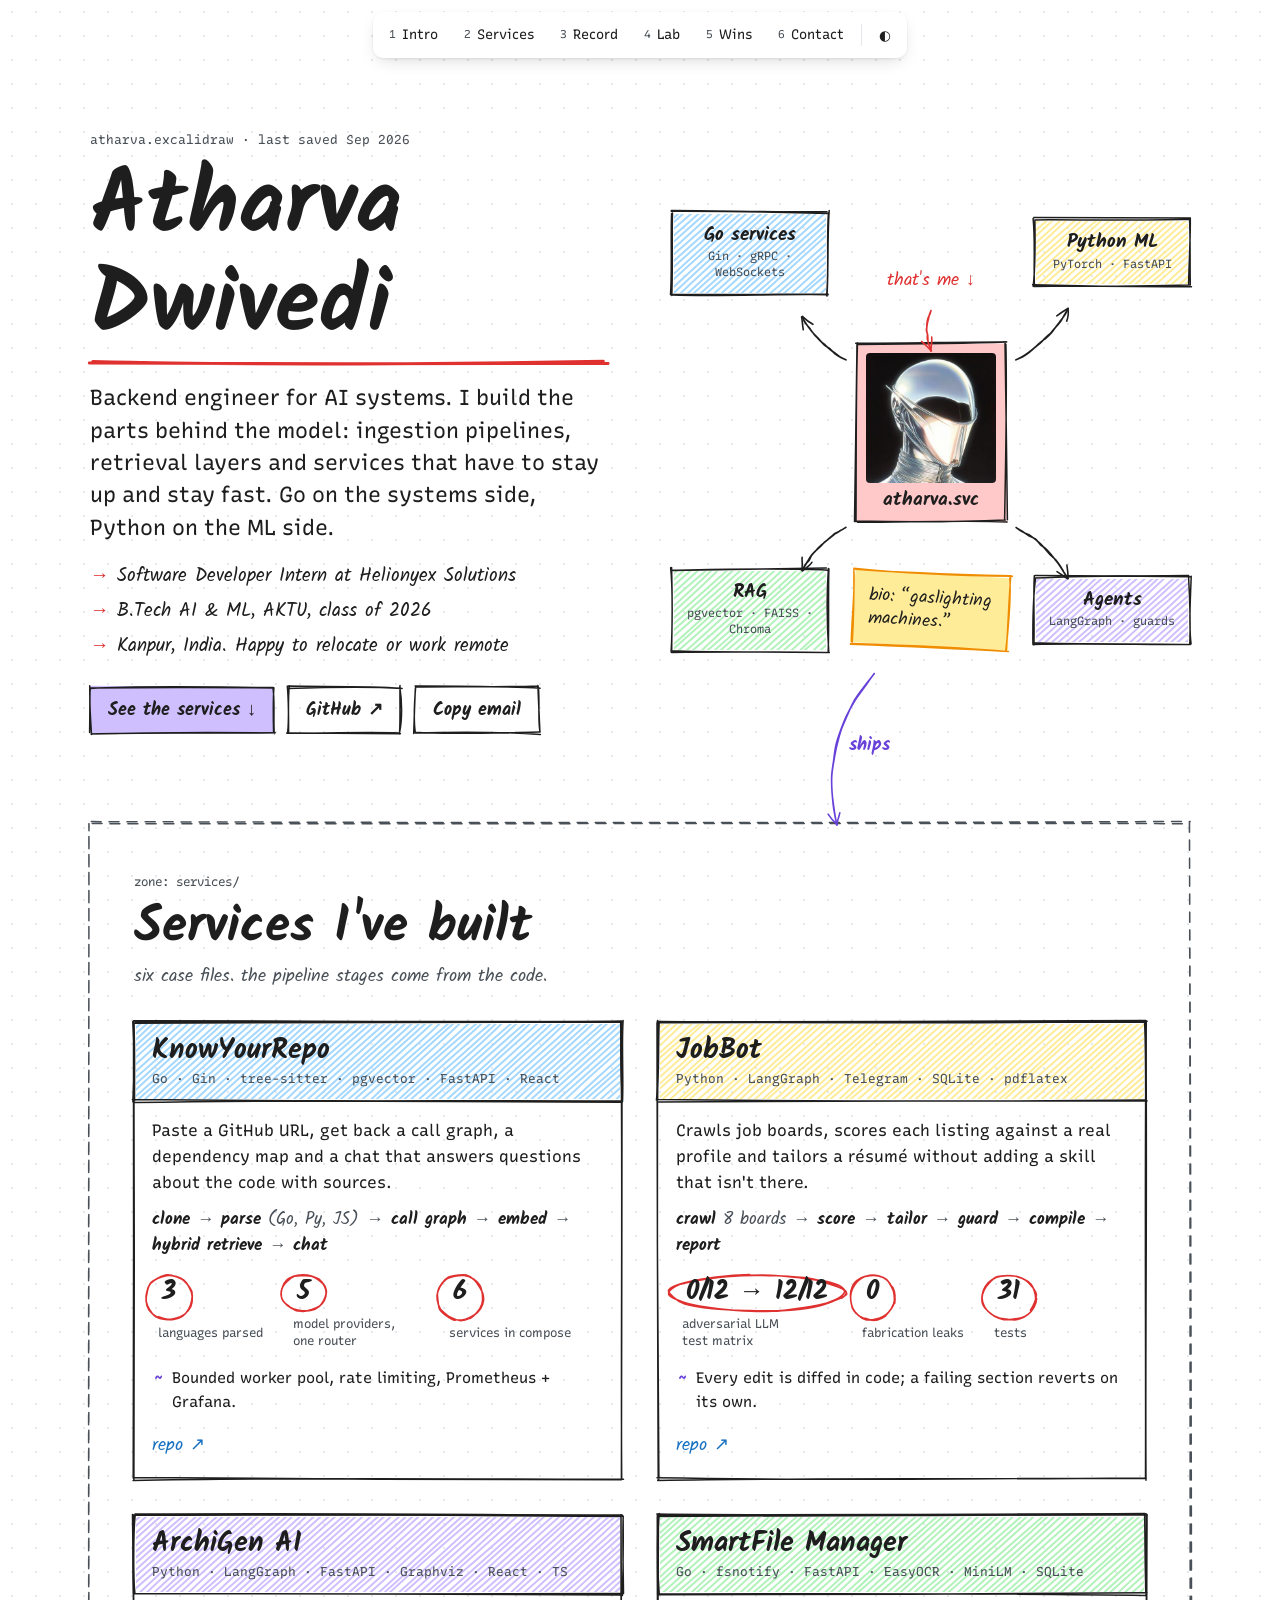
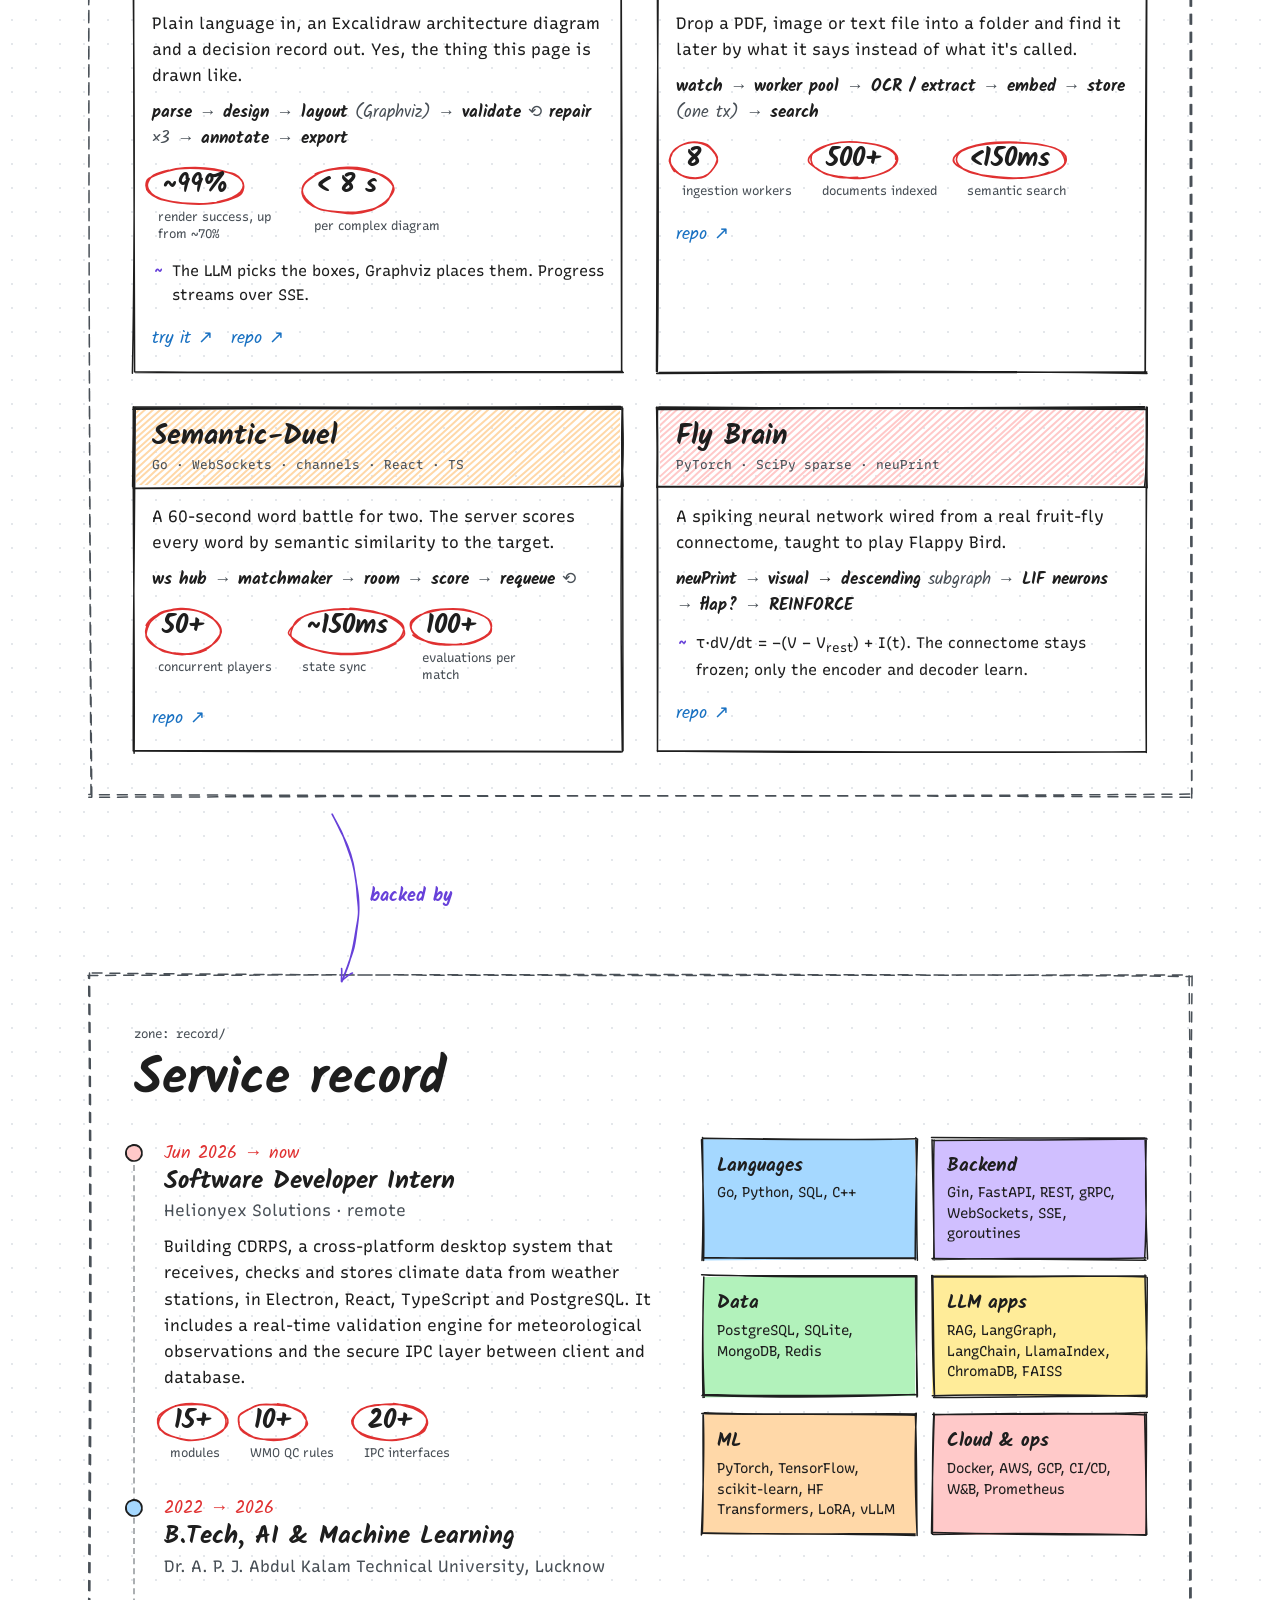
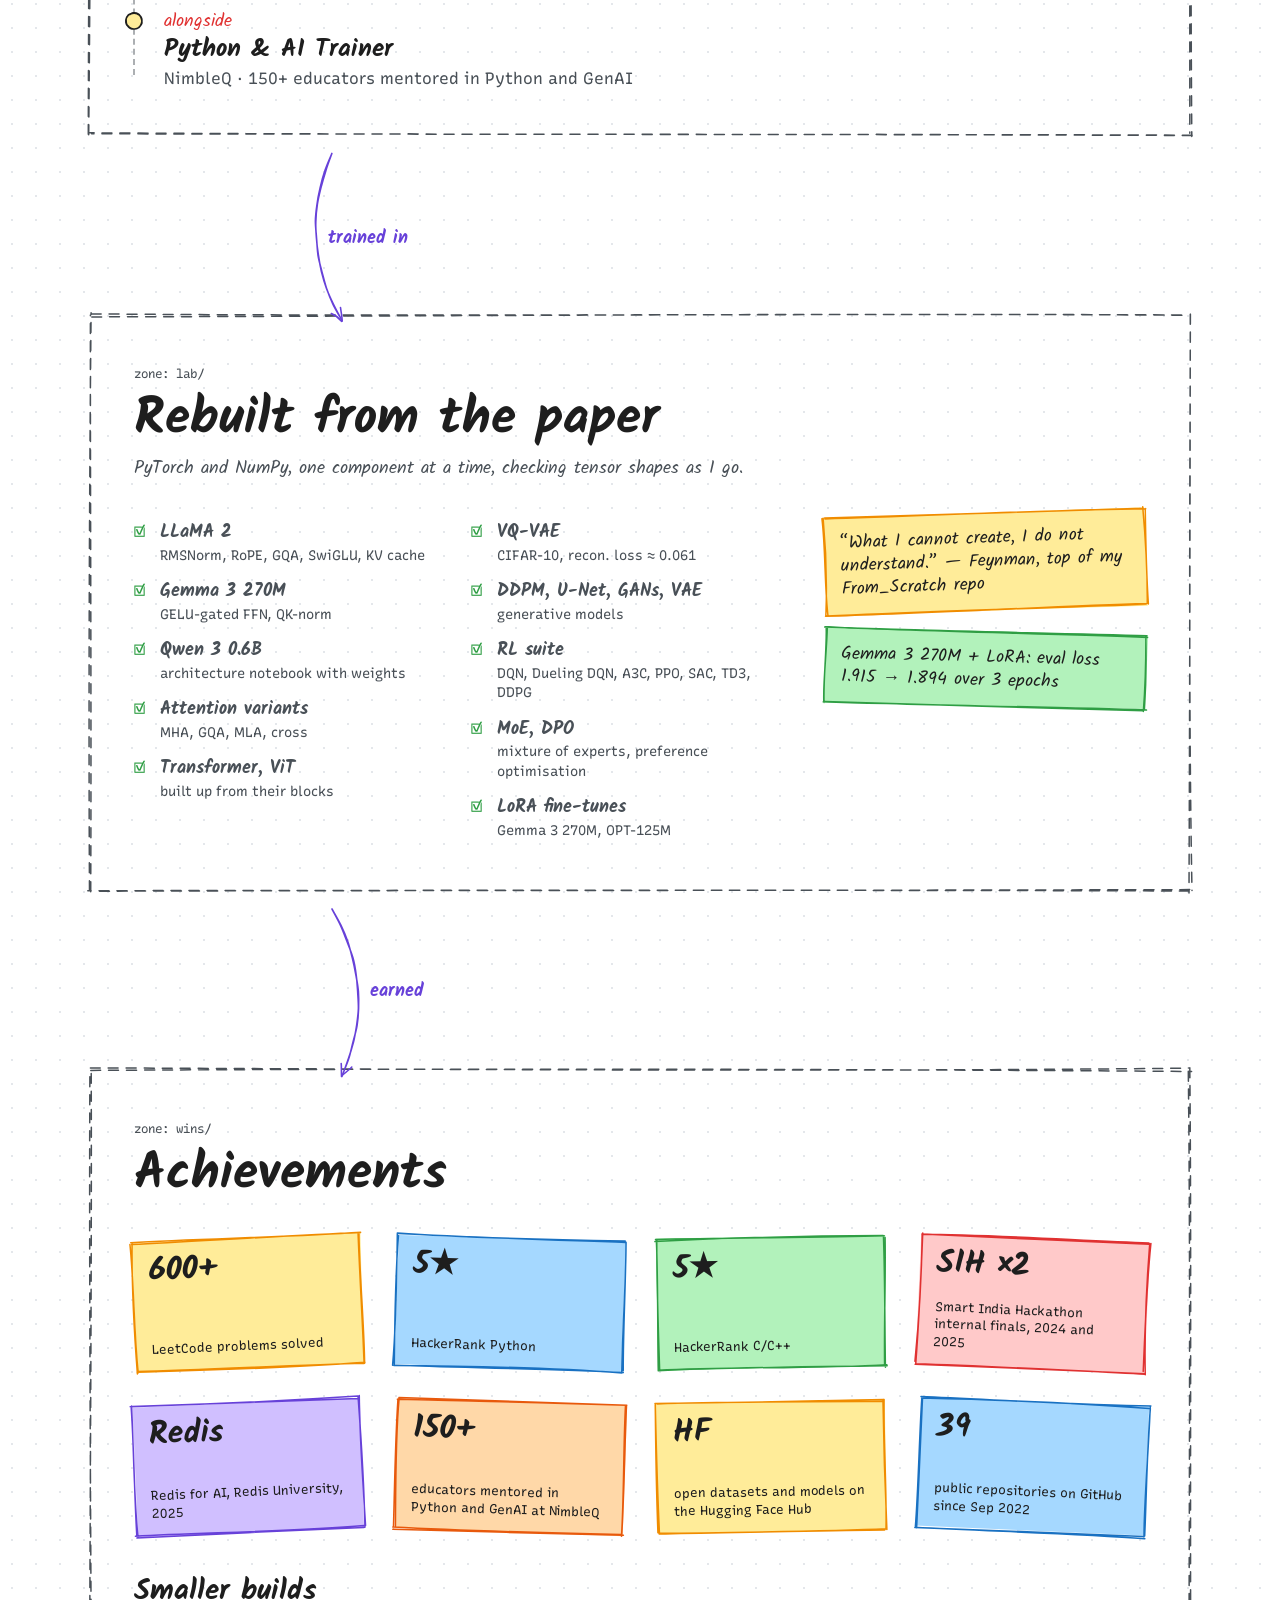
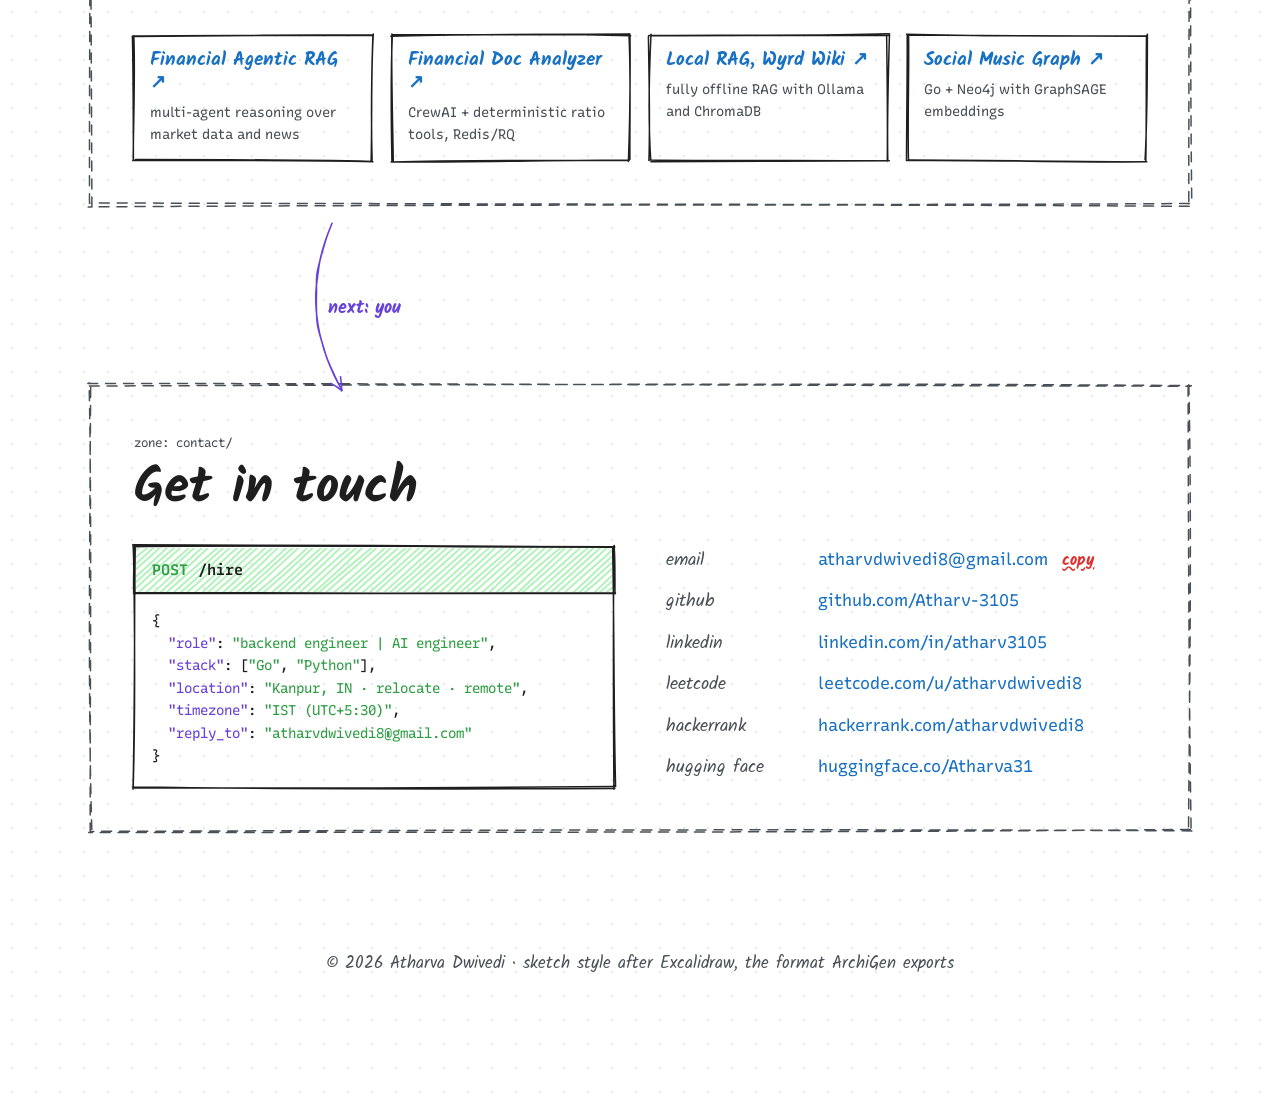
<file: docs/designs/diagram/index.html>
<!doctype html>
<html lang="en">
<head>
<meta charset="utf-8">
<meta name="viewport" content="width=device-width, initial-scale=1, viewport-fit=cover">
<title>atharva.excalidraw</title>
<meta name="description" content="Atharva Dwivedi's portfolio drawn as a hand-sketched system architecture diagram: services, service record, lab notebook and achievements.">
<link rel="icon" href="data:image/svg+xml,%3Csvg xmlns='http://www.w3.org/2000/svg' viewBox='0 0 64 64'%3E%3Crect x='6' y='10' width='52' height='44' rx='4' fill='%23FFEC99' stroke='%231E1E1E' stroke-width='4'/%3E%3C/svg%3E">
<link rel="preconnect" href="https://fonts.googleapis.com">
<link rel="preconnect" href="https://fonts.gstatic.com" crossorigin>
<link rel="stylesheet" href="https://fonts.googleapis.com/css2?family=Kalam:wght@400;700&family=Recursive:slnt,wght,CASL,MONO@-15..0,300..800,0..1,0..1&display=swap">
<script>try{var t=localStorage.getItem("dg-theme");if(t==="light"||t==="dark")document.documentElement.setAttribute("data-theme",t)}catch(e){}</script>
<style>
:root {
  --bg: #FFFFFF;
  --dot: #E4E7EB;
  --ink: #1E1E1E;
  --ink-2: #495057;
  --island: #FFFFFF;
  --island-shadow: 0 1px 3px rgba(0,0,0,0.08), 0 6px 18px -6px rgba(0,0,0,0.18);
  --c-yellow: #FFEC99; --c-blue: #A5D8FF; --c-green: #B2F2BB; --c-red: #FFC9C9; --c-violet: #D0BFFF; --c-orange: #FFD8A8;
  --s-red: #E03131; --s-blue: #1971C2; --s-green: #2F9E44; --s-violet: #6741D9; --s-orange: #E8590C; --s-yellow: #F08C00;
  --font-hand: "Kalam", "Comic Neue", "Segoe Print", "Bradley Hand", cursive;
  --font-body: "Recursive", "Segoe UI", system-ui, sans-serif;
  color-scheme: light;
}
@media (prefers-color-scheme: dark) {
  :root:not([data-theme="light"]) {
    --bg: #121212; --dot: #262629; --ink: #E3E3E8; --ink-2: #A8ADB5; --island: #232329;
    --island-shadow: 0 6px 18px -6px rgba(0,0,0,0.7);
    --c-yellow: #4A3F12; --c-blue: #163A5C; --c-green: #1D4426; --c-red: #552424; --c-violet: #33285A; --c-orange: #56361A;
    --s-red: #FF8787; --s-blue: #74C0FC; --s-green: #8CE99A; --s-violet: #B197FC; --s-orange: #FFA94D; --s-yellow: #FFD43B;
    color-scheme: dark;
  }
}
:root[data-theme="dark"] {
  --bg: #121212; --dot: #262629; --ink: #E3E3E8; --ink-2: #A8ADB5; --island: #232329;
  --island-shadow: 0 6px 18px -6px rgba(0,0,0,0.7);
  --c-yellow: #4A3F12; --c-blue: #163A5C; --c-green: #1D4426; --c-red: #552424; --c-violet: #33285A; --c-orange: #56361A;
  --s-red: #FF8787; --s-blue: #74C0FC; --s-green: #8CE99A; --s-violet: #B197FC; --s-orange: #FFA94D; --s-yellow: #FFD43B;
  color-scheme: dark;
}

*, *::before, *::after { box-sizing: border-box; }
html { -webkit-text-size-adjust: 100%; scroll-behavior: smooth; scroll-padding-top: 80px; overflow-x: clip; }
body {
  margin: 0;
  position: relative;
  background: radial-gradient(circle, var(--dot) 1.2px, transparent 1.4px) 0 0 / 24px 24px, var(--bg);
  color: var(--ink);
  font-family: var(--font-body);
  font-variation-settings: "CASL" 0.6;
  font-size: 1.02rem;
  line-height: 1.6;
  -webkit-font-smoothing: antialiased;
  overflow-x: hidden;
  overflow-x: clip;
}
img { max-width: 100%; display: block; }
a { color: var(--s-blue); text-decoration: none; }
a:hover { text-decoration: underline; text-decoration-style: wavy; }
:focus-visible { outline: 2px dashed var(--s-violet); outline-offset: 4px; }
h1, h2, h3 { margin: 0; font-family: var(--font-hand); font-weight: 700; line-height: 1.1; text-wrap: balance; }
p, ul, ol, dl, dd { margin: 0; }
ul, ol { padding: 0; list-style: none; }

.wrap { max-width: 1180px; margin-inline: auto; padding-inline: clamp(16px, 4vw, 40px); }

/* sketched elements: JS paints an SVG behind the content */
[data-sk] { position: relative; isolation: isolate; }
.sk-svg { position: absolute; z-index: -1; pointer-events: none; overflow: visible; }
#arrows { position: absolute; left: 0; top: 0; pointer-events: none; z-index: 1; overflow: visible; }

/* ---- floating island nav, Excalidraw style ---- */
.island {
  position: sticky;
  top: calc(12px + env(safe-area-inset-top, 0px));
  z-index: 20;
  display: flex;
  align-items: center;
  gap: 4px;
  width: max-content;
  max-width: calc(100% - 32px);
  margin: 12px auto 0;
  padding: 5px;
  background: var(--island);
  border-radius: 10px;
  box-shadow: var(--island-shadow);
  overflow-x: auto;
}
.island a, .island button {
  display: inline-flex; align-items: center; gap: 6px;
  padding: 7px 11px;
  border-radius: 7px;
  font-family: var(--font-body);
  font-variation-settings: "CASL" 0.4, "MONO" 0;
  font-size: 0.85rem;
  color: var(--ink);
  white-space: nowrap;
  text-decoration: none;
  background: none;
  border: 0;
  cursor: pointer;
}
.island a:hover, .island button:hover { background: var(--c-violet); text-decoration: none; }
.island .kbd { font-variation-settings: "MONO" 1; font-size: 0.7rem; color: var(--ink-2); }
.island .sep { width: 1px; height: 22px; background: var(--dot); margin-inline: 2px; }

/* ---- zones ---- */
.zone { padding-block: clamp(48px, 7vw, 96px); }
.zone-box { padding: clamp(22px, 3.5vw, 44px); }
.zone-tag {
  display: inline-block;
  font-family: var(--font-body); font-variation-settings: "MONO" 1, "CASL" 1;
  font-size: 0.78rem; color: var(--ink-2);
  margin-bottom: 8px;
}
.zone h2 { font-size: clamp(2rem, 1.4rem + 2.6vw, 3.2rem); }
.zone .note { font-family: var(--font-hand); font-size: 1.15rem; color: var(--ink-2); margin-top: 6px; }

/* ---- hero ---- */
.hero { padding-top: clamp(32px, 6vw, 72px); }
.hero-grid { display: grid; grid-template-columns: minmax(0, 1fr) minmax(0, 1fr); gap: clamp(32px, 5vw, 72px); align-items: center; }
.file { font-family: var(--font-body); font-variation-settings: "MONO" 1, "CASL" 1; font-size: 0.8rem; color: var(--ink-2); }
.hero h1 { font-size: clamp(3rem, 1.8rem + 5vw, 5.6rem); margin-top: 10px; display: inline-block; padding-bottom: 6px; }
.lede { margin-top: 18px; font-size: clamp(1.1rem, 1rem + 0.5vw, 1.35rem); line-height: 1.5; max-width: 32em; }
.facts { margin-top: 18px; display: grid; gap: 4px; font-family: var(--font-hand); font-size: 1.2rem; }
.facts li::before { content: "→ "; color: var(--s-red); }
.btns { display: flex; flex-wrap: wrap; gap: 14px; margin-top: 26px; }
.btn {
  display: inline-flex; align-items: center; justify-content: center; min-height: 44px;
  padding: 8px 18px;
  font-family: var(--font-hand); font-weight: 700; font-size: 1.15rem;
  color: var(--ink); background: none; border: 0; cursor: pointer; text-decoration: none;
}
.btn:hover { text-decoration: none; transform: rotate(-1.5deg); }

.mini {
  position: relative;
  display: grid;
  grid-template-columns: 1fr 1fr 1fr;
  grid-template-rows: auto auto auto;
  gap: clamp(26px, 4vw, 48px) clamp(12px, 2vw, 26px);
  align-items: center;
  justify-items: center;
}
.node {
  width: 100%;
  max-width: 170px;
  padding: 12px 12px 14px;
  text-align: center;
}
.node b { display: block; font-family: var(--font-hand); font-size: 1.2rem; line-height: 1.15; }
.node small { display: block; margin-top: 3px; font-size: 0.74rem; color: var(--ink-2); font-variation-settings: "MONO" 1; line-height: 1.35; }
.core { grid-column: 2; grid-row: 2; padding: 10px; max-width: 150px; }
.core img { width: 100%; height: auto; aspect-ratio: 1; object-fit: cover; border-radius: 4px; }
.core b { margin-top: 6px; }
.n-go { grid-column: 1; grid-row: 1; }
.n-py { grid-column: 3; grid-row: 1; }
.n-rag { grid-column: 1; grid-row: 3; }
.n-ag { grid-column: 3; grid-row: 3; }
.sticky {
  padding: 14px 16px;
  font-family: var(--font-hand);
  font-size: 1.1rem;
  line-height: 1.3;
}
.mini .sticky { grid-column: 2; grid-row: 3; transform: rotate(3deg); max-width: 170px; }
.me-note { grid-column: 2; grid-row: 1; font-family: var(--font-hand); font-size: 1.1rem; color: var(--s-red); text-align: center; align-self: end; }

/* ---- services ---- */
.cards { display: grid; grid-template-columns: repeat(2, minmax(0, 1fr)); gap: clamp(22px, 3vw, 36px); margin-top: 30px; }
.card { display: flex; flex-direction: column; }
.card__head { padding: 14px 18px 12px; }
.card__head h3 { font-size: 1.75rem; }
.card__head .sub { font-size: 0.8rem; font-variation-settings: "MONO" 1; color: var(--ink-2); margin-top: 2px; }
.card__body { padding: 16px 18px 20px; display: grid; gap: 12px; flex: 1; align-content: start; }
.flow { font-family: var(--font-hand); font-size: 1.08rem; line-height: 1.5; color: var(--ink-2); }
.flow b { color: var(--ink); font-weight: 700; }
.metrics { display: flex; flex-wrap: wrap; gap: 14px 30px; padding: 8px 6px 4px; }
.metric { display: grid; gap: 9px; }
.metric .v { display: inline-block; justify-self: start; font-family: var(--font-hand); font-weight: 700; font-size: 1.6rem; line-height: 1.1; padding: 0 4px; }
.metric .l { font-size: 0.78rem; color: var(--ink-2); max-width: 18ch; line-height: 1.35; }
.card ul.pts { display: grid; gap: 6px; font-size: 0.95rem; }
.card ul.pts li { padding-left: 20px; position: relative; }
.card ul.pts li::before { content: "~"; position: absolute; left: 2px; font-family: var(--font-hand); font-weight: 700; color: var(--s-violet); }
.card .links { margin-top: auto; display: flex; flex-wrap: wrap; gap: 6px 18px; font-family: var(--font-hand); font-size: 1.1rem; padding-top: 4px; }

/* ---- record ---- */
.rec-grid { display: grid; grid-template-columns: minmax(0, 7fr) minmax(0, 6fr); gap: clamp(28px, 4vw, 56px); margin-top: 30px; align-items: start; }
.timeline { position: relative; display: grid; gap: 28px; padding-left: 30px; }
.timeline::before { content: ""; position: absolute; left: -1px; top: 16px; bottom: 16px; border-left: 2px dashed var(--ink-2); opacity: 0.45; }
.tl-item { position: relative; }
.tl-item .when { font-family: var(--font-hand); font-size: 1.15rem; color: var(--s-red); }
.tl-item h3 { font-size: 1.55rem; }
.tl-item .org { color: var(--ink-2); margin-top: 2px; }
.tl-item p.d { margin-top: 10px; max-width: 58ch; }
.tl-item .metrics { margin-top: 10px; }
.tl-dot { position: absolute; left: -38px; top: 6px; width: 16px; height: 16px; }
.skills { display: grid; grid-template-columns: repeat(2, minmax(0, 1fr)); gap: 18px; }
.skill { padding: 12px 14px 14px; }
.skill b { font-family: var(--font-hand); font-size: 1.2rem; display: block; }
.skill span { font-size: 0.88rem; line-height: 1.45; display: block; margin-top: 2px; }

/* ---- lab ---- */
.lab-grid { display: grid; grid-template-columns: minmax(0, 2fr) minmax(0, 1fr); gap: clamp(24px, 4vw, 48px); margin-top: 30px; align-items: start; }
.checklist { columns: 2 260px; column-gap: 32px; }
.checklist li { break-inside: avoid; display: grid; grid-template-columns: 26px 1fr; padding-block: 7px; }
.checklist li::before { content: "☑"; font-size: 1.15rem; line-height: 1.3; color: var(--s-green); }
.checklist b { font-family: var(--font-hand); font-size: 1.15rem; }
.checklist span { display: block; font-size: 0.86rem; color: var(--ink-2); line-height: 1.4; }
.checklist a { color: inherit; }
.lab-side { display: grid; gap: 22px; }
.lab-side .sticky { transform: rotate(-2deg); }
.lab-side .sticky + .sticky { transform: rotate(1.5deg); }

/* ---- stamps wall ---- */
.wall { display: grid; grid-template-columns: repeat(4, minmax(0, 1fr)); gap: clamp(18px, 3vw, 34px); margin-top: 34px; }
.wall .sticky { min-height: 130px; display: flex; flex-direction: column; justify-content: space-between; gap: 8px; }
.wall .sticky:nth-child(4n+1) { transform: rotate(-2.5deg); }
.wall .sticky:nth-child(4n+2) { transform: rotate(1.8deg); }
.wall .sticky:nth-child(4n+3) { transform: rotate(-1deg); }
.wall .sticky:nth-child(4n) { transform: rotate(2.6deg); }
.wall .big { font-size: 2rem; font-weight: 700; line-height: 1; }
.wall small { font-family: var(--font-body); font-size: 0.8rem; line-height: 1.35; }
.wall a { color: inherit; }

/* ---- smaller builds ---- */
.smalls { display: grid; grid-template-columns: repeat(4, minmax(0, 1fr)); gap: 20px; margin-top: 28px; }
.small { padding: 14px 16px 16px; }
.small b { font-family: var(--font-hand); font-size: 1.2rem; display: block; line-height: 1.2; }
.small span { font-size: 0.86rem; color: var(--ink-2); display: block; margin-top: 6px; }

/* ---- contact ---- */
.contact-grid { display: grid; grid-template-columns: minmax(0, 1fr) minmax(0, 1fr); gap: clamp(28px, 4vw, 56px); margin-top: 28px; align-items: start; }
.req { padding: 0; }
.req__head { padding: 12px 18px; font-family: var(--font-body); font-variation-settings: "MONO" 1; font-weight: 600; font-size: 0.95rem; }
.req__head em { font-style: normal; color: var(--s-green); margin-right: 10px; }
.req pre {
  margin: 0; padding: 16px 18px 20px;
  font-family: var(--font-body); font-variation-settings: "MONO" 1, "CASL" 0.3;
  font-size: 0.88rem; line-height: 1.6; white-space: pre-wrap; word-break: break-word;
}
.req .k { color: var(--s-violet); }
.req .s { color: var(--s-green); }
.contact-list { display: grid; gap: 12px; font-size: 1.05rem; }
.contact-list li { display: grid; grid-template-columns: 8.5em minmax(0, 1fr); gap: 10px; align-items: baseline; }
.contact-list .k { font-family: var(--font-hand); font-size: 1.15rem; color: var(--ink-2); }
.contact-list a { overflow-wrap: anywhere; }
.copy { margin-left: 8px; font-family: var(--font-hand); font-weight: 700; font-size: 1rem; background: none; border: 0; color: var(--s-red); cursor: pointer; text-decoration: underline wavy; }

.foot { padding-block: 30px 40px; text-align: center; font-family: var(--font-hand); color: var(--ink-2); font-size: 1.05rem; }

.toast {
  position: fixed; left: 50%; bottom: calc(22px + env(safe-area-inset-bottom, 0px)); transform: translateX(-50%) rotate(-1deg);
  background: var(--c-yellow); color: var(--ink); padding: 10px 18px; font-family: var(--font-hand); font-size: 1.1rem;
  box-shadow: var(--island-shadow);
  opacity: 0; pointer-events: none; transition: opacity 0.2s; z-index: 30;
}
.toast.on { opacity: 1; }

@media (max-width: 960px) {
  .hero-grid { grid-template-columns: 1fr; }
  .mini { max-width: 520px; margin-inline: auto; width: 100%; }
  .cards { grid-template-columns: 1fr; }
  .rec-grid, .lab-grid, .contact-grid { grid-template-columns: 1fr; }
  .wall { grid-template-columns: repeat(2, minmax(0, 1fr)); }
  .smalls { grid-template-columns: repeat(2, minmax(0, 1fr)); }
}
@media (max-width: 520px) {
  .skills { grid-template-columns: 1fr; }
  .smalls { grid-template-columns: 1fr; }
  .node b { font-size: 1.02rem; }
  .node small { font-size: 0.66rem; }
  .contact-list li { grid-template-columns: 1fr; gap: 0; }
  .island .kbd { display: none; }
  .island a { padding: 7px 8px; font-size: 0.82rem; }
  .island a[href="#top"] { display: none; }
}
@media (prefers-reduced-motion: reduce) {
  html { scroll-behavior: auto; }
  .btn:hover { transform: none; }
}
</style>
</head>
<body>

<nav class="island" aria-label="Sections">
  <a href="#top"><span class="kbd">1</span>Intro</a>
  <a href="#services"><span class="kbd">2</span>Services</a>
  <a href="#record"><span class="kbd">3</span>Record</a>
  <a href="#lab"><span class="kbd">4</span>Lab</a>
  <a href="#stamps"><span class="kbd">5</span>Wins</a>
  <a href="#contact"><span class="kbd">6</span>Contact</a>
  <span class="sep" aria-hidden="true"></span>
  <button type="button" id="theme-btn" aria-label="Switch to dark theme">◐</button>
</nav>

<main>
  <!-- ================= HERO ================= -->
  <section class="wrap hero" id="top" aria-labelledby="name">
    <div class="hero-grid">
      <div>
        <p class="file">atharva.excalidraw · last saved Sep 2026</p>
        <h1 id="name" data-sk="underline" data-stroke="s-red">Atharva Dwivedi</h1>
        <p class="lede">Backend engineer for AI systems. I build the parts behind the model: ingestion pipelines, retrieval layers and services that have to stay up and stay fast. Go on the systems side, Python on the ML side.</p>
        <ul class="facts">
          <li>Software Developer Intern at Helionyex Solutions</li>
          <li>B.Tech AI &amp; ML, AKTU, class of 2026</li>
          <li>Kanpur, India. Happy to relocate or work remote</li>
        </ul>
        <div class="btns">
          <a class="btn" href="#services" data-sk="rect" data-fill="c-violet" data-style="solid">See the services ↓</a>
          <a class="btn" href="https://github.com/Atharv-3105" target="_blank" rel="noopener" data-sk="rect">GitHub ↗</a>
          <button class="btn" type="button" data-copy="atharvdwivedi8@gmail.com" data-sk="rect">Copy email</button>
        </div>
      </div>

      <div class="mini" id="mini" role="img" aria-label="Diagram: Atharva at the centre, connected to Go services, Python ML, RAG and retrieval, and agents.">
        <div class="node n-go" id="n-go" data-sk="rect" data-fill="c-blue" data-style="hachure"><b>Go services</b><small>Gin · gRPC · WebSockets</small></div>
        <p class="me-note" id="me-note">that's me ↓</p>
        <div class="node n-py" id="n-py" data-sk="rect" data-fill="c-yellow" data-style="hachure"><b>Python ML</b><small>PyTorch · FastAPI</small></div>
        <div class="node core" id="core" data-sk="rect" data-fill="c-red" data-style="solid"><img src="../../assets/avatar.jpg" alt="Atharva's avatar, a chrome robot figure" width="400" height="400"><b>atharva.svc</b></div>
        <div class="node n-rag" id="n-rag" data-sk="rect" data-fill="c-green" data-style="hachure"><b>RAG</b><small>pgvector · FAISS · Chroma</small></div>
        <div class="sticky" data-sk="rect" data-fill="c-yellow" data-style="solid" data-stroke="s-yellow">bio: “gaslighting machines.”</div>
        <div class="node n-ag" id="n-ag" data-sk="rect" data-fill="c-violet" data-style="hachure"><b>Agents</b><small>LangGraph · guards</small></div>
      </div>
    </div>
  </section>

  <!-- ================= SERVICES ================= -->
  <section class="wrap zone" id="services" aria-labelledby="h-services">
    <div class="zone-box" id="z-services" data-sk="rect" data-dash="1">
      <span class="zone-tag">zone: services/</span>
      <h2 id="h-services">Services I've built</h2>
      <p class="note">six case files. the pipeline stages come from the code.</p>

      <div class="cards">
        <article class="card" data-sk="rect" aria-labelledby="c-kyr">
          <header class="card__head" data-sk="rect" data-fill="c-blue" data-style="hachure"><h3 id="c-kyr">KnowYourRepo</h3><p class="sub">Go · Gin · tree-sitter · pgvector · FastAPI · React</p></header>
          <div class="card__body">
            <p>Paste a GitHub URL, get back a call graph, a dependency map and a chat that answers questions about the code with sources.</p>
            <p class="flow"><b>clone</b> → <b>parse</b> (Go, Py, JS) → <b>call graph</b> → <b>embed</b> → <b>hybrid retrieve</b> → <b>chat</b></p>
            <div class="metrics"><div class="metric"><span class="v" data-sk="ellipse" data-stroke="s-red">3</span><span class="l">languages parsed</span></div><div class="metric"><span class="v" data-sk="ellipse" data-stroke="s-red">5</span><span class="l">model providers, one router</span></div><div class="metric"><span class="v" data-sk="ellipse" data-stroke="s-red">6</span><span class="l">services in compose</span></div></div>
            <ul class="pts"><li>Bounded worker pool, rate limiting, Prometheus + Grafana.</li></ul>
            <p class="links"><a href="https://github.com/Atharv-3105/KnowYourRepo" target="_blank" rel="noopener">repo ↗</a></p>
          </div>
        </article>

        <article class="card" data-sk="rect" aria-labelledby="c-jb">
          <header class="card__head" data-sk="rect" data-fill="c-yellow" data-style="hachure"><h3 id="c-jb">JobBot</h3><p class="sub">Python · LangGraph · Telegram · SQLite · pdflatex</p></header>
          <div class="card__body">
            <p>Crawls job boards, scores each listing against a real profile and tailors a résumé without adding a skill that isn't there.</p>
            <p class="flow"><b>crawl</b> 8 boards → <b>score</b> → <b>tailor</b> → <b>guard</b> → <b>compile</b> → <b>report</b></p>
            <div class="metrics"><div class="metric"><span class="v" data-sk="ellipse" data-stroke="s-red">0/12 → 12/12</span><span class="l">adversarial LLM test matrix</span></div><div class="metric"><span class="v" data-sk="ellipse" data-stroke="s-red">0</span><span class="l">fabrication leaks</span></div><div class="metric"><span class="v" data-sk="ellipse" data-stroke="s-red">31</span><span class="l">tests</span></div></div>
            <ul class="pts"><li>Every edit is diffed in code; a failing section reverts on its own.</li></ul>
            <p class="links"><a href="https://github.com/Atharv-3105/JobBot" target="_blank" rel="noopener">repo ↗</a></p>
          </div>
        </article>

        <article class="card" data-sk="rect" aria-labelledby="c-ag">
          <header class="card__head" data-sk="rect" data-fill="c-violet" data-style="hachure"><h3 id="c-ag">ArchiGen AI</h3><p class="sub">Python · LangGraph · FastAPI · Graphviz · React · TS</p></header>
          <div class="card__body">
            <p>Plain language in, an Excalidraw architecture diagram and a decision record out. Yes, the thing this page is drawn like.</p>
            <p class="flow"><b>parse</b> → <b>design</b> → <b>layout</b> (Graphviz) → <b>validate</b> ⟲ <b>repair</b> ×3 → <b>annotate</b> → <b>export</b></p>
            <div class="metrics"><div class="metric"><span class="v" data-sk="ellipse" data-stroke="s-red">~99%</span><span class="l">render success, up from ~70%</span></div><div class="metric"><span class="v" data-sk="ellipse" data-stroke="s-red">&lt; 8 s</span><span class="l">per complex diagram</span></div></div>
            <ul class="pts"><li>The LLM picks the boxes, Graphviz places them. Progress streams over SSE.</li></ul>
            <p class="links"><a href="https://archigenai.vercel.app/" target="_blank" rel="noopener">try it ↗</a><a href="https://github.com/Atharv-3105/ArchiGen-AI" target="_blank" rel="noopener">repo ↗</a></p>
          </div>
        </article>

        <article class="card" data-sk="rect" aria-labelledby="c-sf">
          <header class="card__head" data-sk="rect" data-fill="c-green" data-style="hachure"><h3 id="c-sf">SmartFile Manager</h3><p class="sub">Go · fsnotify · FastAPI · EasyOCR · MiniLM · SQLite</p></header>
          <div class="card__body">
            <p>Drop a PDF, image or text file into a folder and find it later by what it says instead of what it's called.</p>
            <p class="flow"><b>watch</b> → <b>worker pool</b> → <b>OCR / extract</b> → <b>embed</b> → <b>store</b> (one tx) → <b>search</b></p>
            <div class="metrics"><div class="metric"><span class="v" data-sk="ellipse" data-stroke="s-red">8</span><span class="l">ingestion workers</span></div><div class="metric"><span class="v" data-sk="ellipse" data-stroke="s-red">500+</span><span class="l">documents indexed</span></div><div class="metric"><span class="v" data-sk="ellipse" data-stroke="s-red">&lt;150ms</span><span class="l">semantic search</span></div></div>
            <p class="links"><a href="https://github.com/Atharv-3105/SmartFile-Manager" target="_blank" rel="noopener">repo ↗</a></p>
          </div>
        </article>

        <article class="card" data-sk="rect" aria-labelledby="c-sd">
          <header class="card__head" data-sk="rect" data-fill="c-orange" data-style="hachure"><h3 id="c-sd">Semantic-Duel</h3><p class="sub">Go · WebSockets · channels · React · TS</p></header>
          <div class="card__body">
            <p>A 60-second word battle for two. The server scores every word by semantic similarity to the target.</p>
            <p class="flow"><b>ws hub</b> → <b>matchmaker</b> → <b>room</b> → <b>score</b> → <b>requeue</b> ⟲</p>
            <div class="metrics"><div class="metric"><span class="v" data-sk="ellipse" data-stroke="s-red">50+</span><span class="l">concurrent players</span></div><div class="metric"><span class="v" data-sk="ellipse" data-stroke="s-red">~150ms</span><span class="l">state sync</span></div><div class="metric"><span class="v" data-sk="ellipse" data-stroke="s-red">100+</span><span class="l">evaluations per match</span></div></div>
            <p class="links"><a href="https://github.com/Atharv-3105/Semantic-Duel" target="_blank" rel="noopener">repo ↗</a></p>
          </div>
        </article>

        <article class="card" data-sk="rect" aria-labelledby="c-fb">
          <header class="card__head" data-sk="rect" data-fill="c-red" data-style="hachure"><h3 id="c-fb">Fly Brain</h3><p class="sub">PyTorch · SciPy sparse · neuPrint</p></header>
          <div class="card__body">
            <p>A spiking neural network wired from a real fruit-fly connectome, taught to play Flappy Bird.</p>
            <p class="flow"><b>neuPrint</b> → <b>visual → descending</b> subgraph → <b>LIF neurons</b> → <b>flap?</b> → <b>REINFORCE</b></p>
            <ul class="pts"><li>τ·dV/dt = −(V − V<sub>rest</sub>) + I(t). The connectome stays frozen; only the encoder and decoder learn.</li></ul>
            <p class="links"><a href="https://github.com/Atharv-3105/From_Scratch/tree/master/Fly_Brain" target="_blank" rel="noopener">repo ↗</a></p>
          </div>
        </article>
      </div>
    </div>
  </section>

  <!-- ================= RECORD ================= -->
  <section class="wrap zone" id="record" aria-labelledby="h-record">
    <div class="zone-box" id="z-record" data-sk="rect" data-dash="1">
      <span class="zone-tag">zone: record/</span>
      <h2 id="h-record">Service record</h2>
      <div class="rec-grid">
        <div class="timeline" id="timeline">
          <div class="tl-item">
            <span class="tl-dot" data-sk="ellipse" data-fill="c-red" data-style="solid" aria-hidden="true"></span>
            <p class="when">Jun 2026 → now</p>
            <h3>Software Developer Intern</h3>
            <p class="org">Helionyex Solutions · remote</p>
            <p class="d">Building CDRPS, a cross-platform desktop system that receives, checks and stores climate data from weather stations, in Electron, React, TypeScript and PostgreSQL. It includes a real-time validation engine for meteorological observations and the secure IPC layer between client and database.</p>
            <div class="metrics"><div class="metric"><span class="v" data-sk="ellipse" data-stroke="s-red">15+</span><span class="l">modules</span></div><div class="metric"><span class="v" data-sk="ellipse" data-stroke="s-red">10+</span><span class="l">WMO QC rules</span></div><div class="metric"><span class="v" data-sk="ellipse" data-stroke="s-red">20+</span><span class="l">IPC interfaces</span></div></div>
          </div>
          <div class="tl-item">
            <span class="tl-dot" data-sk="ellipse" data-fill="c-blue" data-style="solid" aria-hidden="true"></span>
            <p class="when">2022 → 2026</p>
            <h3>B.Tech, AI &amp; Machine Learning</h3>
            <p class="org">Dr. A. P. J. Abdul Kalam Technical University, Lucknow</p>
          </div>
          <div class="tl-item">
            <span class="tl-dot" data-sk="ellipse" data-fill="c-yellow" data-style="solid" aria-hidden="true"></span>
            <p class="when">alongside</p>
            <h3>Python &amp; AI Trainer</h3>
            <p class="org">NimbleQ · 150+ educators mentored in Python and GenAI</p>
          </div>
        </div>
        <div class="skills">
          <div class="skill" data-sk="rect" data-fill="c-blue" data-style="solid"><b>Languages</b><span>Go, Python, SQL, C++</span></div>
          <div class="skill" data-sk="rect" data-fill="c-violet" data-style="solid"><b>Backend</b><span>Gin, FastAPI, REST, gRPC, WebSockets, SSE, goroutines</span></div>
          <div class="skill" data-sk="rect" data-fill="c-green" data-style="solid"><b>Data</b><span>PostgreSQL, SQLite, MongoDB, Redis</span></div>
          <div class="skill" data-sk="rect" data-fill="c-yellow" data-style="solid"><b>LLM apps</b><span>RAG, LangGraph, LangChain, LlamaIndex, ChromaDB, FAISS</span></div>
          <div class="skill" data-sk="rect" data-fill="c-orange" data-style="solid"><b>ML</b><span>PyTorch, TensorFlow, scikit-learn, HF Transformers, LoRA, vLLM</span></div>
          <div class="skill" data-sk="rect" data-fill="c-red" data-style="solid"><b>Cloud &amp; ops</b><span>Docker, AWS, GCP, CI/CD, W&amp;B, Prometheus</span></div>
        </div>
      </div>
    </div>
  </section>

  <!-- ================= LAB ================= -->
  <section class="wrap zone" id="lab" aria-labelledby="h-lab">
    <div class="zone-box" id="z-lab" data-sk="rect" data-dash="1">
      <span class="zone-tag">zone: lab/</span>
      <h2 id="h-lab">Rebuilt from the paper</h2>
      <p class="note">PyTorch and NumPy, one component at a time, checking tensor shapes as I go.</p>
      <div class="lab-grid">
        <ul class="checklist">
          <li><span><b><a href="https://github.com/Atharv-3105/Language_Model_Implementations" target="_blank" rel="noopener">LLaMA 2</a></b><span>RMSNorm, RoPE, GQA, SwiGLU, KV cache</span></span></li>
          <li><span><b><a href="https://github.com/Atharv-3105/Language_Model_Implementations" target="_blank" rel="noopener">Gemma 3 270M</a></b><span>GELU-gated FFN, QK-norm</span></span></li>
          <li><span><b><a href="https://github.com/Atharv-3105/Language_Model_Implementations" target="_blank" rel="noopener">Qwen 3 0.6B</a></b><span>architecture notebook with weights</span></span></li>
          <li><span><b><a href="https://github.com/Atharv-3105/From_Scratch/tree/master/Attention" target="_blank" rel="noopener">Attention variants</a></b><span>MHA, GQA, MLA, cross</span></span></li>
          <li><span><b>Transformer, ViT</b><span>built up from their blocks</span></span></li>
          <li><span><b><a href="https://github.com/Atharv-3105/VQ-VAE" target="_blank" rel="noopener">VQ-VAE</a></b><span>CIFAR-10, recon. loss ≈ 0.061</span></span></li>
          <li><span><b>DDPM, U-Net, GANs, VAE</b><span>generative models</span></span></li>
          <li><span><b><a href="https://github.com/Atharv-3105/From_Scratch/tree/master/Reinforcement_Learning" target="_blank" rel="noopener">RL suite</a></b><span>DQN, Dueling DQN, A3C, PPO, SAC, TD3, DDPG</span></span></li>
          <li><span><b>MoE, DPO</b><span>mixture of experts, preference optimisation</span></span></li>
          <li><span><b><a href="https://huggingface.co/Atharva31" target="_blank" rel="noopener">LoRA fine-tunes</a></b><span>Gemma 3 270M, OPT-125M</span></span></li>
        </ul>
        <div class="lab-side">
          <p class="sticky" data-sk="rect" data-fill="c-yellow" data-style="solid" data-stroke="s-yellow">“What I cannot create, I do not understand.” — Feynman, top of my From_Scratch repo</p>
          <p class="sticky" data-sk="rect" data-fill="c-green" data-style="solid" data-stroke="s-green">Gemma 3 270M + LoRA: eval loss 1.915 → 1.894 over 3 epochs</p>
        </div>
      </div>
    </div>
  </section>

  <!-- ================= WINS ================= -->
  <section class="wrap zone" id="stamps" aria-labelledby="h-wins">
    <div class="zone-box" id="z-stamps" data-sk="rect" data-dash="1">
      <span class="zone-tag">zone: wins/</span>
      <h2 id="h-wins">Achievements</h2>
      <ul class="wall">
        <li class="sticky" data-sk="rect" data-fill="c-yellow" data-style="solid" data-stroke="s-yellow"><span class="big">600+</span><small><a href="https://leetcode.com/u/atharvdwivedi8/" target="_blank" rel="noopener">LeetCode</a> problems solved</small></li>
        <li class="sticky" data-sk="rect" data-fill="c-blue" data-style="solid" data-stroke="s-blue"><span class="big">5★</span><small><a href="https://www.hackerrank.com/profile/atharvdwivedi8" target="_blank" rel="noopener">HackerRank</a> Python</small></li>
        <li class="sticky" data-sk="rect" data-fill="c-green" data-style="solid" data-stroke="s-green"><span class="big">5★</span><small><a href="https://www.hackerrank.com/profile/atharvdwivedi8" target="_blank" rel="noopener">HackerRank</a> C/C++</small></li>
        <li class="sticky" data-sk="rect" data-fill="c-red" data-style="solid" data-stroke="s-red"><span class="big">SIH ×2</span><small>Smart India Hackathon internal finals, 2024 and 2025</small></li>
        <li class="sticky" data-sk="rect" data-fill="c-violet" data-style="solid" data-stroke="s-violet"><span class="big">Redis</span><small>Redis for AI, Redis University, 2025</small></li>
        <li class="sticky" data-sk="rect" data-fill="c-orange" data-style="solid" data-stroke="s-orange"><span class="big">150+</span><small>educators mentored in Python and GenAI at NimbleQ</small></li>
        <li class="sticky" data-sk="rect" data-fill="c-yellow" data-style="solid" data-stroke="s-yellow"><span class="big">HF</span><small>open datasets and models on the <a href="https://huggingface.co/Atharva31" target="_blank" rel="noopener">Hugging Face Hub</a></small></li>
        <li class="sticky" data-sk="rect" data-fill="c-blue" data-style="solid" data-stroke="s-blue"><span class="big">39</span><small>public repositories on <a href="https://github.com/Atharv-3105" target="_blank" rel="noopener">GitHub</a> since Sep 2022</small></li>
      </ul>

      <h3 style="margin-top:44px;font-size:1.8rem">Smaller builds</h3>
      <div class="smalls">
        <a class="small" href="https://github.com/Atharv-3105/Finance_AgenticRAG" target="_blank" rel="noopener" data-sk="rect"><b>Financial Agentic RAG ↗</b><span>multi-agent reasoning over market data and news</span></a>
        <a class="small" href="https://github.com/Atharv-3105/financial-document-analyzer" target="_blank" rel="noopener" data-sk="rect"><b>Financial Doc Analyzer ↗</b><span>CrewAI + deterministic ratio tools, Redis/RQ</span></a>
        <a class="small" href="https://github.com/Atharv-3105/Local_RAG_WyrdWiki" target="_blank" rel="noopener" data-sk="rect"><b>Local RAG, Wyrd Wiki ↗</b><span>fully offline RAG with Ollama and ChromaDB</span></a>
        <a class="small" href="https://github.com/Atharv-3105/Social_Music_Graph" target="_blank" rel="noopener" data-sk="rect"><b>Social Music Graph ↗</b><span>Go + Neo4j with GraphSAGE embeddings</span></a>
      </div>
    </div>
  </section>

  <!-- ================= CONTACT ================= -->
  <section class="wrap zone" id="contact" aria-labelledby="h-contact">
    <div class="zone-box" id="z-contact" data-sk="rect" data-dash="1">
      <span class="zone-tag">zone: contact/</span>
      <h2 id="h-contact">Get in touch</h2>
      <div class="contact-grid">
        <div class="req" data-sk="rect">
          <div class="req__head" data-sk="rect" data-fill="c-green" data-style="hachure"><em>POST</em>/hire</div>
<pre>{
  <span class="k">"role"</span>: <span class="s">"backend engineer | AI engineer"</span>,
  <span class="k">"stack"</span>: [<span class="s">"Go"</span>, <span class="s">"Python"</span>],
  <span class="k">"location"</span>: <span class="s">"Kanpur, IN · relocate · remote"</span>,
  <span class="k">"timezone"</span>: <span class="s">"IST (UTC+5:30)"</span>,
  <span class="k">"reply_to"</span>: <span class="s">"atharvdwivedi8@gmail.com"</span>
}</pre>
        </div>
        <ul class="contact-list">
          <li><span class="k">email</span><span><a href="mailto:atharvdwivedi8@gmail.com">atharvdwivedi8@gmail.com</a><button class="copy" type="button" data-copy="atharvdwivedi8@gmail.com">copy</button></span></li>
          <li><span class="k">github</span><a href="https://github.com/Atharv-3105" target="_blank" rel="noopener">github.com/Atharv-3105</a></li>
          <li><span class="k">linkedin</span><a href="https://www.linkedin.com/in/atharv3105/" target="_blank" rel="noopener">linkedin.com/in/atharv3105</a></li>
          <li><span class="k">leetcode</span><a href="https://leetcode.com/u/atharvdwivedi8/" target="_blank" rel="noopener">leetcode.com/u/atharvdwivedi8</a></li>
          <li><span class="k">hackerrank</span><a href="https://www.hackerrank.com/profile/atharvdwivedi8" target="_blank" rel="noopener">hackerrank.com/atharvdwivedi8</a></li>
          <li><span class="k">hugging face</span><a href="https://huggingface.co/Atharva31" target="_blank" rel="noopener">huggingface.co/Atharva31</a></li>
        </ul>
      </div>
    </div>
  </section>
</main>

<p class="foot">© 2026 Atharva Dwivedi · sketch style after Excalidraw, the format ArchiGen exports</p>
<p class="toast" id="toast" role="status" aria-live="polite"></p>
<svg id="arrows" aria-hidden="true"></svg>

<script>
(function () {
  "use strict";
  var root = document.documentElement;
  var NS = "http://www.w3.org/2000/svg";
  var darkQ = matchMedia("(prefers-color-scheme: dark)");
  function cssv(n) { return getComputedStyle(root).getPropertyValue("--" + n).trim(); }
  function isDark() { var t = root.getAttribute("data-theme"); return t ? t === "dark" : darkQ.matches; }

  /* ---------- theme + copy ---------- */
  var tb = document.getElementById("theme-btn");
  function label() { tb.setAttribute("aria-label", isDark() ? "Switch to light theme" : "Switch to dark theme"); }
  tb.addEventListener("click", function () {
    var n = isDark() ? "light" : "dark";
    root.setAttribute("data-theme", n);
    try { localStorage.setItem("dg-theme", n); } catch (e) {}
    label(); paintAll();
  });
  if (darkQ.addEventListener) darkQ.addEventListener("change", function () { label(); paintAll(); });
  label();

  var toast = document.getElementById("toast"), tt;
  function say(m) { toast.textContent = m; toast.classList.add("on"); clearTimeout(tt); tt = setTimeout(function () { toast.classList.remove("on"); }, 2000); }
  document.addEventListener("click", function (e) {
    var b = e.target.closest && e.target.closest("[data-copy]");
    if (!b) return;
    var text = b.getAttribute("data-copy");
    if (navigator.clipboard && navigator.clipboard.writeText) navigator.clipboard.writeText(text).then(function () { say("email copied!"); }, function () { say(text); });
    else say(text);
  });

  /* ---------- the sketchy renderer ---------- */
  function rng(seed) {
    return function () {
      seed |= 0; seed = (seed + 0x6D2B79F5) | 0;
      var t = Math.imul(seed ^ (seed >>> 15), 1 | seed);
      t = (t + Math.imul(t ^ (t >>> 7), 61 | t)) ^ t;
      return ((t ^ (t >>> 14)) >>> 0) / 4294967296;
    };
  }
  function hash(s) { var h = 2166136261; for (var i = 0; i < s.length; i++) { h ^= s.charCodeAt(i); h = Math.imul(h, 16777619); } return h >>> 0; }
  function f(n) { return n.toFixed(1); }

  function line(x1, y1, x2, y2, R, rough) {
    var len = Math.hypot(x2 - x1, y2 - y1);
    var off = Math.min(rough * 1.6, len * 0.015 + 0.8);
    function j() { return (R() - 0.5) * 2 * off; }
    var dx = x2 - x1, dy = y2 - y1;
    return "M" + f(x1 + j()) + " " + f(y1 + j()) +
      " C" + f(x1 + dx * 0.3 + j()) + " " + f(y1 + dy * 0.3 + j()) +
      " " + f(x1 + dx * 0.7 + j()) + " " + f(y1 + dy * 0.7 + j()) +
      " " + f(x2 + j()) + " " + f(y2 + j()) + " ";
  }
  function rectPath(x, y, w, h, R, rough) {
    var d = "";
    for (var p = 0; p < 2; p++) {
      d += line(x, y, x + w, y, R, rough) + line(x + w, y, x + w, y + h, R, rough) +
           line(x + w, y + h, x, y + h, R, rough) + line(x, y + h, x, y, R, rough);
    }
    return d;
  }
  function smooth(pts) {
    var d = "M" + f(pts[1][0]) + " " + f(pts[1][1]);
    for (var i = 1; i < pts.length - 2; i++) {
      var p0 = pts[i - 1], p1 = pts[i], p2 = pts[i + 1], p3 = pts[i + 2];
      d += " C" + f(p1[0] + (p2[0] - p0[0]) / 6) + " " + f(p1[1] + (p2[1] - p0[1]) / 6) + " " +
           f(p2[0] - (p3[0] - p1[0]) / 6) + " " + f(p2[1] - (p3[1] - p1[1]) / 6) + " " + f(p2[0]) + " " + f(p2[1]);
    }
    return d + " ";
  }
  function ellipsePath(cx, cy, rx, ry, R, rough, passes) {
    var d = "";
    for (var p = 0; p < passes; p++) {
      var n = 18, start = R() * Math.PI * 2, pts = [];
      var overshoot = 1.08 + R() * 0.12;
      for (var i = -1; i <= n + 1; i++) {
        var a = start + (i / n) * Math.PI * 2 * overshoot;
        var k = 1 + (R() - 0.5) * 0.07 * rough;
        pts.push([cx + Math.cos(a) * rx * k, cy + Math.sin(a) * ry * k]);
      }
      d += smooth(pts);
    }
    return d;
  }
  function hachure(x, y, w, h, R, gap) {
    var d = "", slope = 0.9;
    for (var c = -h / slope; c < w; c += gap) {
      var x1 = x + c, y1 = y + h, x2 = x + c + h / slope, y2 = y;
      d += line(x1, y1, x2, y2, R, 0.6);
    }
    return d;
  }
  function el(tag, attrs) { var e = document.createElementNS(NS, tag); for (var k in attrs) e.setAttribute(k, attrs[k]); return e; }

  var M = 16, clipId = 0;
  function paint(node) {
    var old = node.querySelector(":scope > .sk-svg");
    if (old) old.remove();
    var w = node.offsetWidth, h = node.offsetHeight;
    if (!w || !h) return;
    var kind = node.getAttribute("data-sk");
    var R = rng(hash((node.id || "") + node.textContent.slice(0, 40) + kind + w));
    var svg = el("svg", { "class": "sk-svg", width: w + 2 * M, height: h + 2 * M, viewBox: (-M) + " " + (-M) + " " + (w + 2 * M) + " " + (h + 2 * M), "aria-hidden": "true" });
    svg.style.left = (-M) + "px"; svg.style.top = (-M) + "px";
    var fill = node.getAttribute("data-fill"), style = node.getAttribute("data-style") || "hachure";
    var stroke = cssv(node.getAttribute("data-stroke") || "ink");
    var sw = node.getAttribute("data-sw") || (kind === "ellipse" ? 1.6 : 1.5);
    var rough = node.hasAttribute("data-dash") ? 1.4 : 1;

    if (kind === "underline") {
      svg.appendChild(el("path", { d: line(0, h - 2, w, h + 2, R, 1.5) + line(4, h + 1, w - 6, h - 1, R, 1.5), fill: "none", stroke: stroke, "stroke-width": 3, "stroke-linecap": "round" }));
    } else if (kind === "ellipse") {
      var rx = w / 2 + (node.classList.contains("tl-dot") ? 0 : 12), ry = h / 2 + (node.classList.contains("tl-dot") ? 0 : 4);
      if (fill) svg.appendChild(el("path", { d: ellipsePath(w / 2, h / 2, rx, ry, R, 0.5, 1) + "Z", fill: cssv(fill), stroke: "none" }));
      svg.appendChild(el("path", { d: ellipsePath(w / 2, h / 2, rx, ry, R, 1, 2), fill: "none", stroke: stroke, "stroke-width": sw, "stroke-linecap": "round" }));
    } else {
      if (fill) {
        var col = cssv(fill);
        if (style === "solid") {
          var j = function () { return (R() - 0.5) * 3; };
          svg.appendChild(el("path", { d: "M" + f(j()) + " " + f(j()) + " L" + f(w + j()) + " " + f(j()) + " L" + f(w + j()) + " " + f(h + j()) + " L" + f(j()) + " " + f(h + j()) + "Z", fill: col }));
        } else {
          var id = "skc" + (clipId++);
          var cp = el("clipPath", { id: id });
          cp.appendChild(el("rect", { x: 2, y: 2, width: w - 4, height: h - 4 }));
          svg.appendChild(cp);
          var g = el("g", { "clip-path": "url(#" + id + ")" });
          g.appendChild(el("path", { d: hachure(0, 0, w, h, R, 7), fill: "none", stroke: col, "stroke-width": isDark() ? 2.2 : 2, "stroke-linecap": "round" }));
          svg.appendChild(g);
        }
      }
      var attrs = { d: rectPath(0, 0, w, h, R, rough), fill: "none", stroke: stroke, "stroke-width": sw, "stroke-linecap": "round", "stroke-linejoin": "round" };
      if (node.hasAttribute("data-dash")) { attrs["stroke-dasharray"] = "10 8"; attrs.stroke = cssv("ink-2"); }
      svg.appendChild(el("path", attrs));
    }
    node.insertBefore(svg, node.firstChild);
  }

  /* ---------- arrows between elements ---------- */
  var ARROWS = [
    { a: "#core", b: "#n-go", bend: -0.15 },
    { a: "#core", b: "#n-py", bend: 0.15 },
    { a: "#core", b: "#n-rag", bend: 0.15 },
    { a: "#core", b: "#n-ag", bend: -0.15 },
    { a: "#me-note", b: "#core", bend: 0.2, color: "s-red", tight: true },
    { a: "#mini", b: "#z-services", bend: 0.25, label: "ships", color: "s-violet" },
    { a: "#z-services", b: "#z-record", bend: -0.25, label: "backed by", color: "s-violet", edge: true },
    { a: "#z-record", b: "#z-lab", bend: 0.25, label: "trained in", color: "s-violet", edge: true },
    { a: "#z-lab", b: "#z-stamps", bend: -0.25, label: "earned", color: "s-violet", edge: true },
    { a: "#z-stamps", b: "#z-contact", bend: 0.25, label: "next: you", color: "s-violet", edge: true }
  ];
  function rectOf(sel) {
    var n = document.querySelector(sel);
    if (!n) return null;
    var r = n.getBoundingClientRect();
    return { x: r.left + scrollX, y: r.top + scrollY, w: r.width, h: r.height };
  }
  function clip(r, fx, fy, tx, ty, pad) {
    // point where the ray from (fx,fy) toward (tx,ty) leaves rect r (grown by pad)
    var cx = r.x + r.w / 2, cy = r.y + r.h / 2, hw = r.w / 2 + pad, hh = r.h / 2 + pad;
    var dx = tx - fx, dy = ty - fy;
    var sx = dx ? hw / Math.abs(dx) : Infinity, sy = dy ? hh / Math.abs(dy) : Infinity;
    var s = Math.min(sx, sy);
    return [cx + dx * s, cy + dy * s];
  }
  var arrowSvg = document.getElementById("arrows");
  function drawArrows() {
    var W = document.documentElement.clientWidth, H = document.documentElement.scrollHeight;
    arrowSvg.setAttribute("width", W); arrowSvg.setAttribute("height", H);
    arrowSvg.setAttribute("viewBox", "0 0 " + W + " " + H);
    while (arrowSvg.firstChild) arrowSvg.removeChild(arrowSvg.firstChild);
    ARROWS.forEach(function (A, idx) {
      var ra = rectOf(A.a), rb = rectOf(A.b);
      if (!ra || !rb) return;
      var R = rng(1000 + idx);
      var p1, p2;
      if (A.edge) {
        // between stacked zones: from the bottom edge of one to the top edge of the next, near the left third
        var x = Math.min(ra.x, rb.x) + Math.min(ra.w, rb.w) * 0.22;
        p1 = [x, ra.y + ra.h + 6]; p2 = [x + 10, rb.y - 6];
        if (p2[1] - p1[1] < 30) return;
      } else {
        var ca = [ra.x + ra.w / 2, ra.y + ra.h / 2], cb = [rb.x + rb.w / 2, rb.y + rb.h / 2];
        var pad = A.tight ? 4 : 10;
        p1 = clip(ra, ca[0], ca[1], cb[0], cb[1], pad);
        p2 = clip(rb, cb[0], cb[1], ca[0], ca[1], pad);
      }
      var dx = p2[0] - p1[0], dy = p2[1] - p1[1], len = Math.hypot(dx, dy);
      if (len < 20) return;
      var nx = -dy / len, ny = dx / len, bend = (A.bend || 0) * len;
      var cx = (p1[0] + p2[0]) / 2 + nx * bend, cy = (p1[1] + p2[1]) / 2 + ny * bend;
      var color = cssv(A.color || "ink");
      var d = "";
      for (var pass = 0; pass < 2; pass++) {
        var pts = [], N = 10;
        for (var i = -1; i <= N + 1; i++) {
          var t = Math.max(0, Math.min(1, i / N));
          var x = (1 - t) * (1 - t) * p1[0] + 2 * (1 - t) * t * cx + t * t * p2[0];
          var y = (1 - t) * (1 - t) * p1[1] + 2 * (1 - t) * t * cy + t * t * p2[1];
          var jj = (i > 0 && i < N) ? 1.2 : 0.3;
          pts.push([x + (R() - 0.5) * jj, y + (R() - 0.5) * jj]);
        }
        d += smooth(pts);
      }
      arrowSvg.appendChild(el("path", { d: d, fill: "none", stroke: color, "stroke-width": 1.6, "stroke-linecap": "round" }));
      var ang = Math.atan2(p2[1] - cy, p2[0] - cx), hl = 13;
      var h = "";
      [-0.45, 0.45].forEach(function (o) {
        h += line(p2[0], p2[1], p2[0] - Math.cos(ang + o) * hl, p2[1] - Math.sin(ang + o) * hl, R, 0.5);
      });
      arrowSvg.appendChild(el("path", { d: h + h, fill: "none", stroke: color, "stroke-width": 1.6, "stroke-linecap": "round" }));
      if (A.label) {
        var mx = 0.25 * p1[0] + 0.5 * cx + 0.25 * p2[0], my = 0.25 * p1[1] + 0.5 * cy + 0.25 * p2[1];
        var t = el("text", { x: mx + 12, y: my + 5, fill: color, "font-family": "Kalam, cursive", "font-size": 18, "font-weight": 700 });
        t.textContent = A.label;
        arrowSvg.appendChild(t);
      }
    });
  }

  function paintAll() {
    document.querySelectorAll("[data-sk]").forEach(paint);
    drawArrows();
  }
  var timer;
  function schedule() { clearTimeout(timer); timer = setTimeout(paintAll, 120); }
  paintAll();
  if (document.fonts && document.fonts.ready) document.fonts.ready.then(paintAll);
  window.addEventListener("resize", schedule);
  window.addEventListener("load", paintAll);
})();
</script>
</body>
</html>
</file>
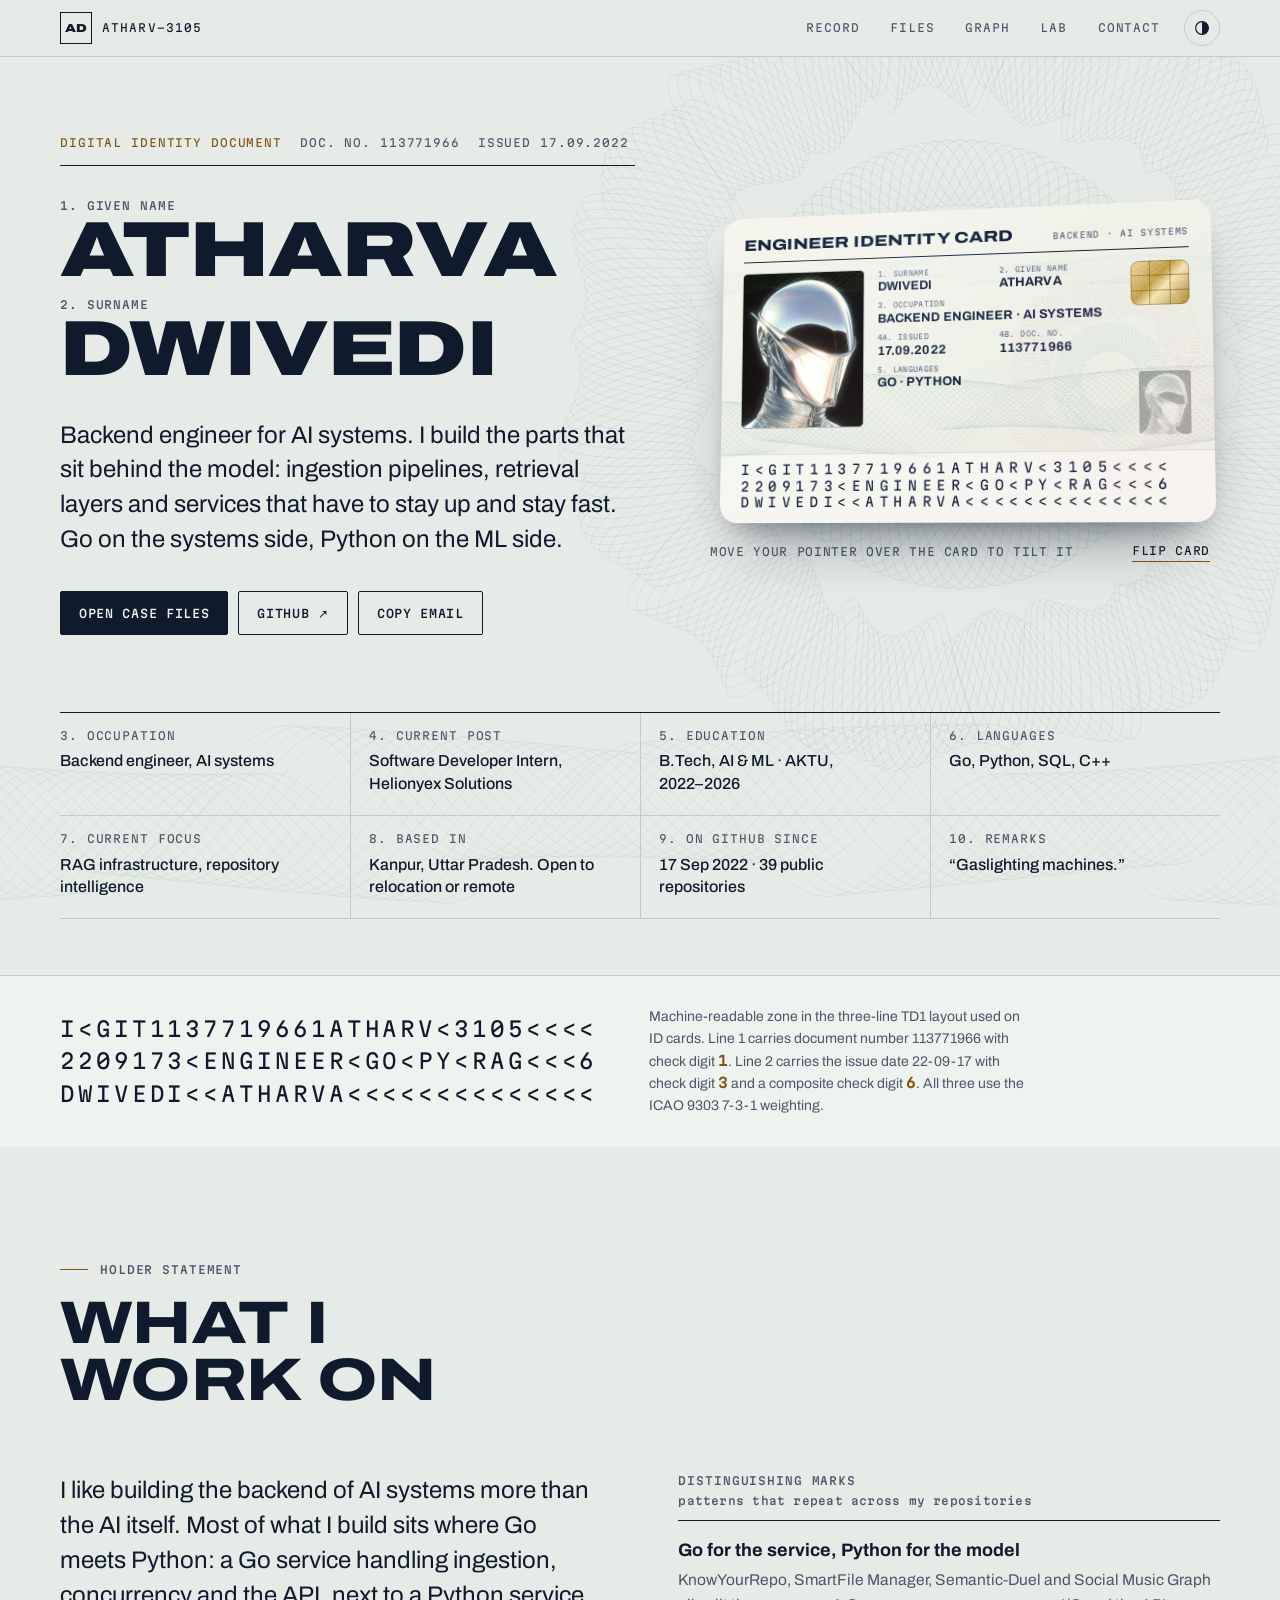
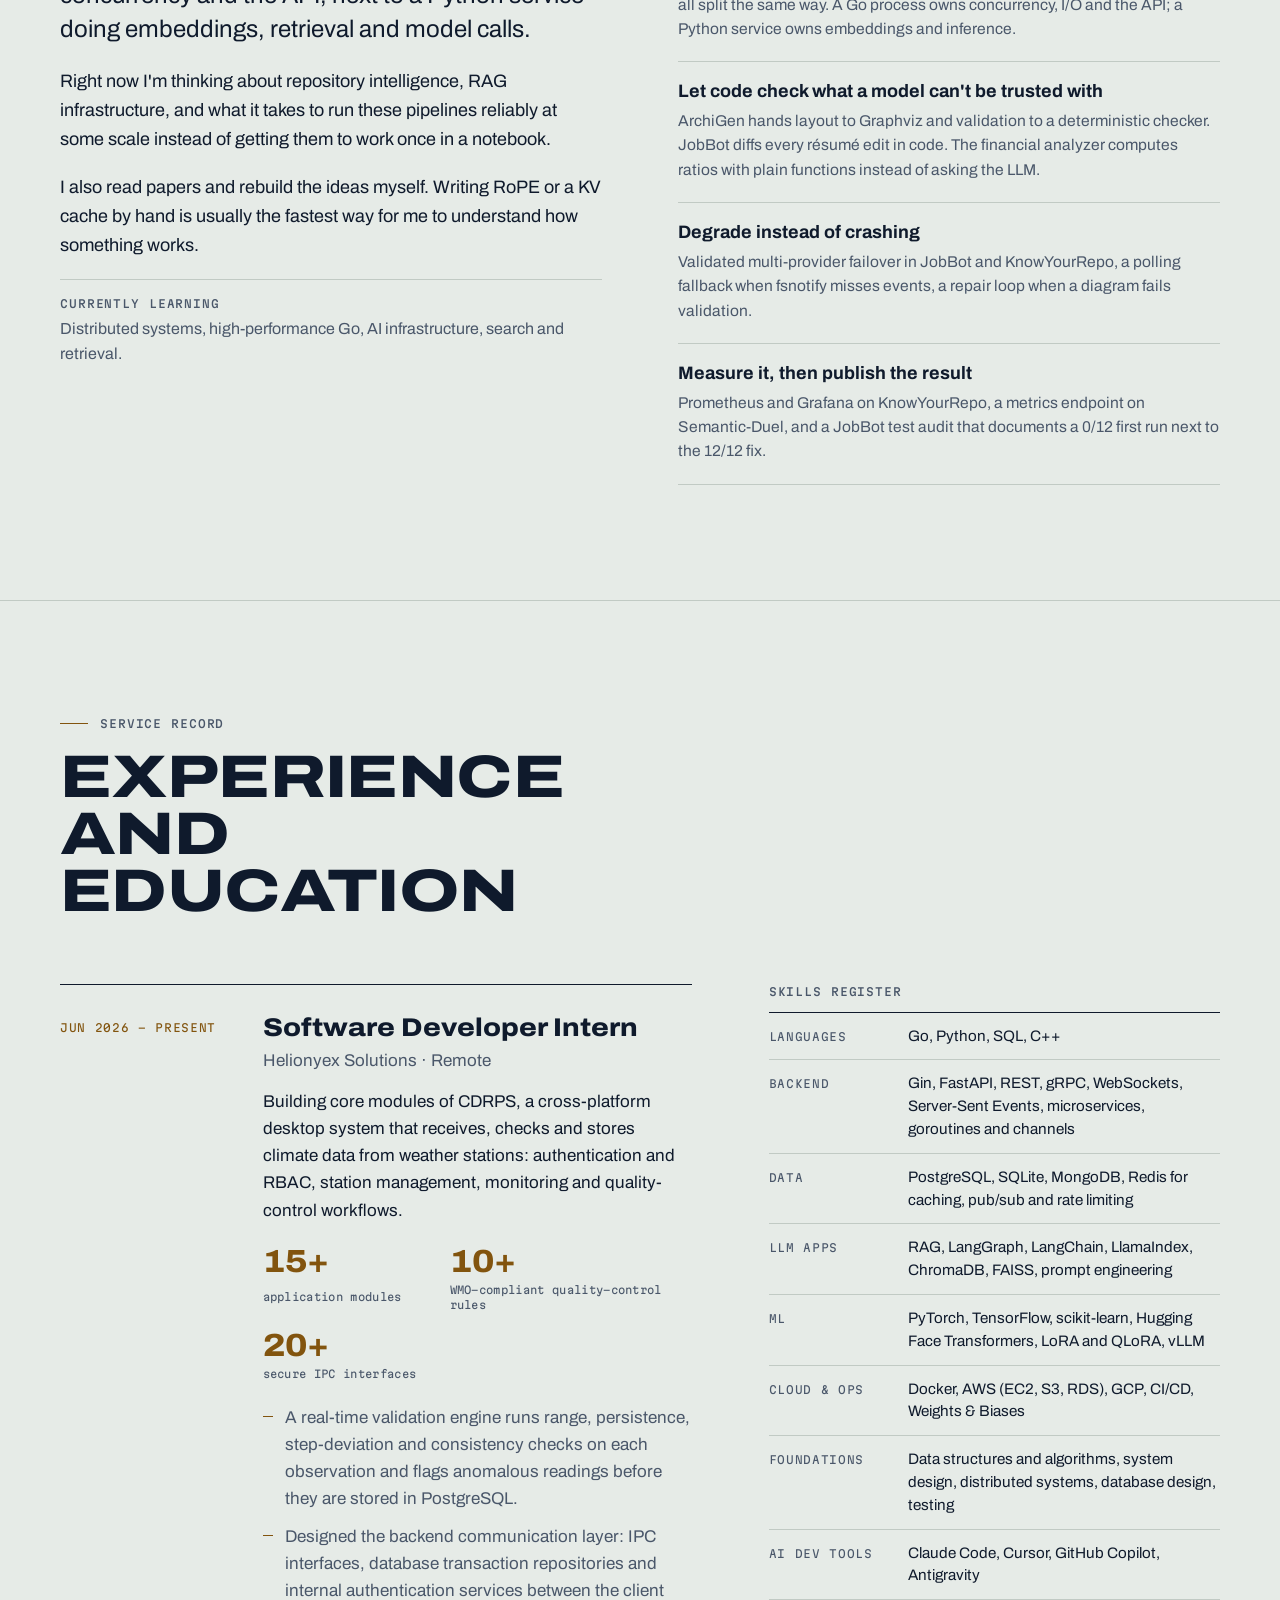
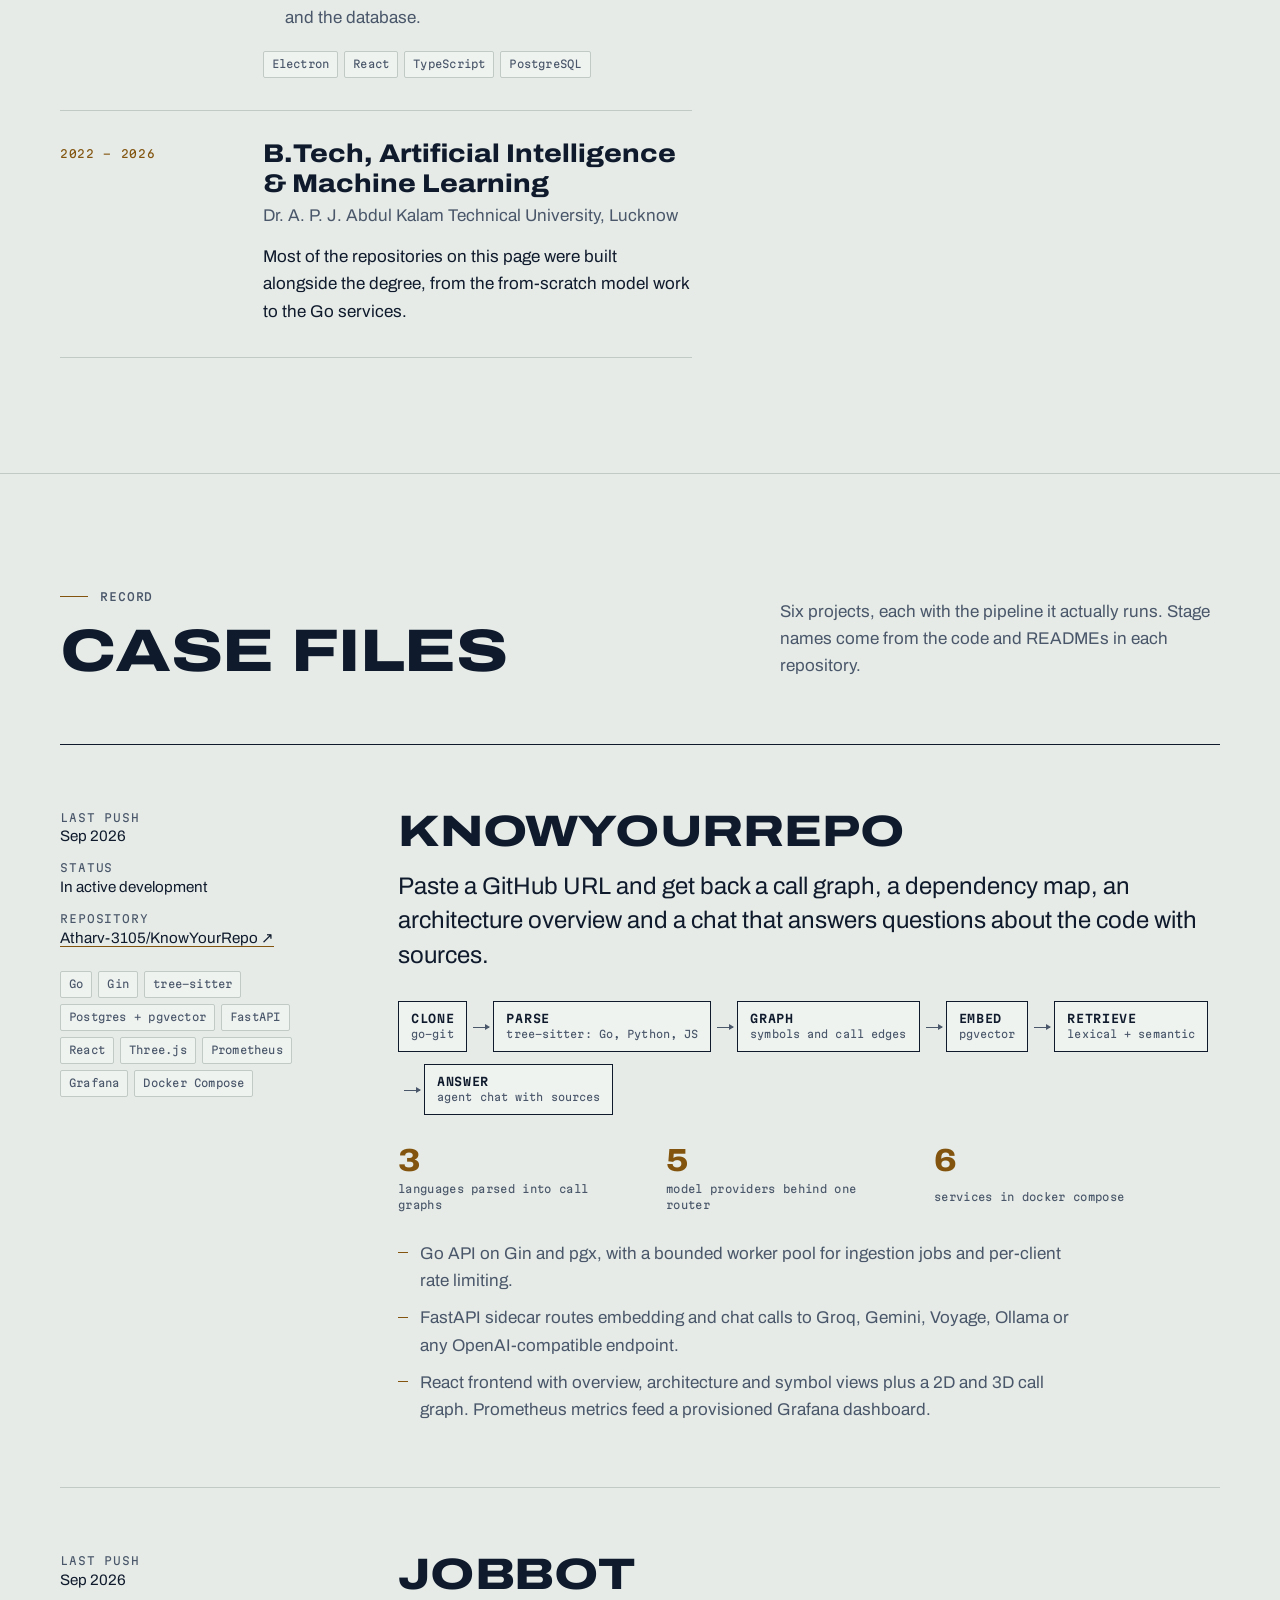
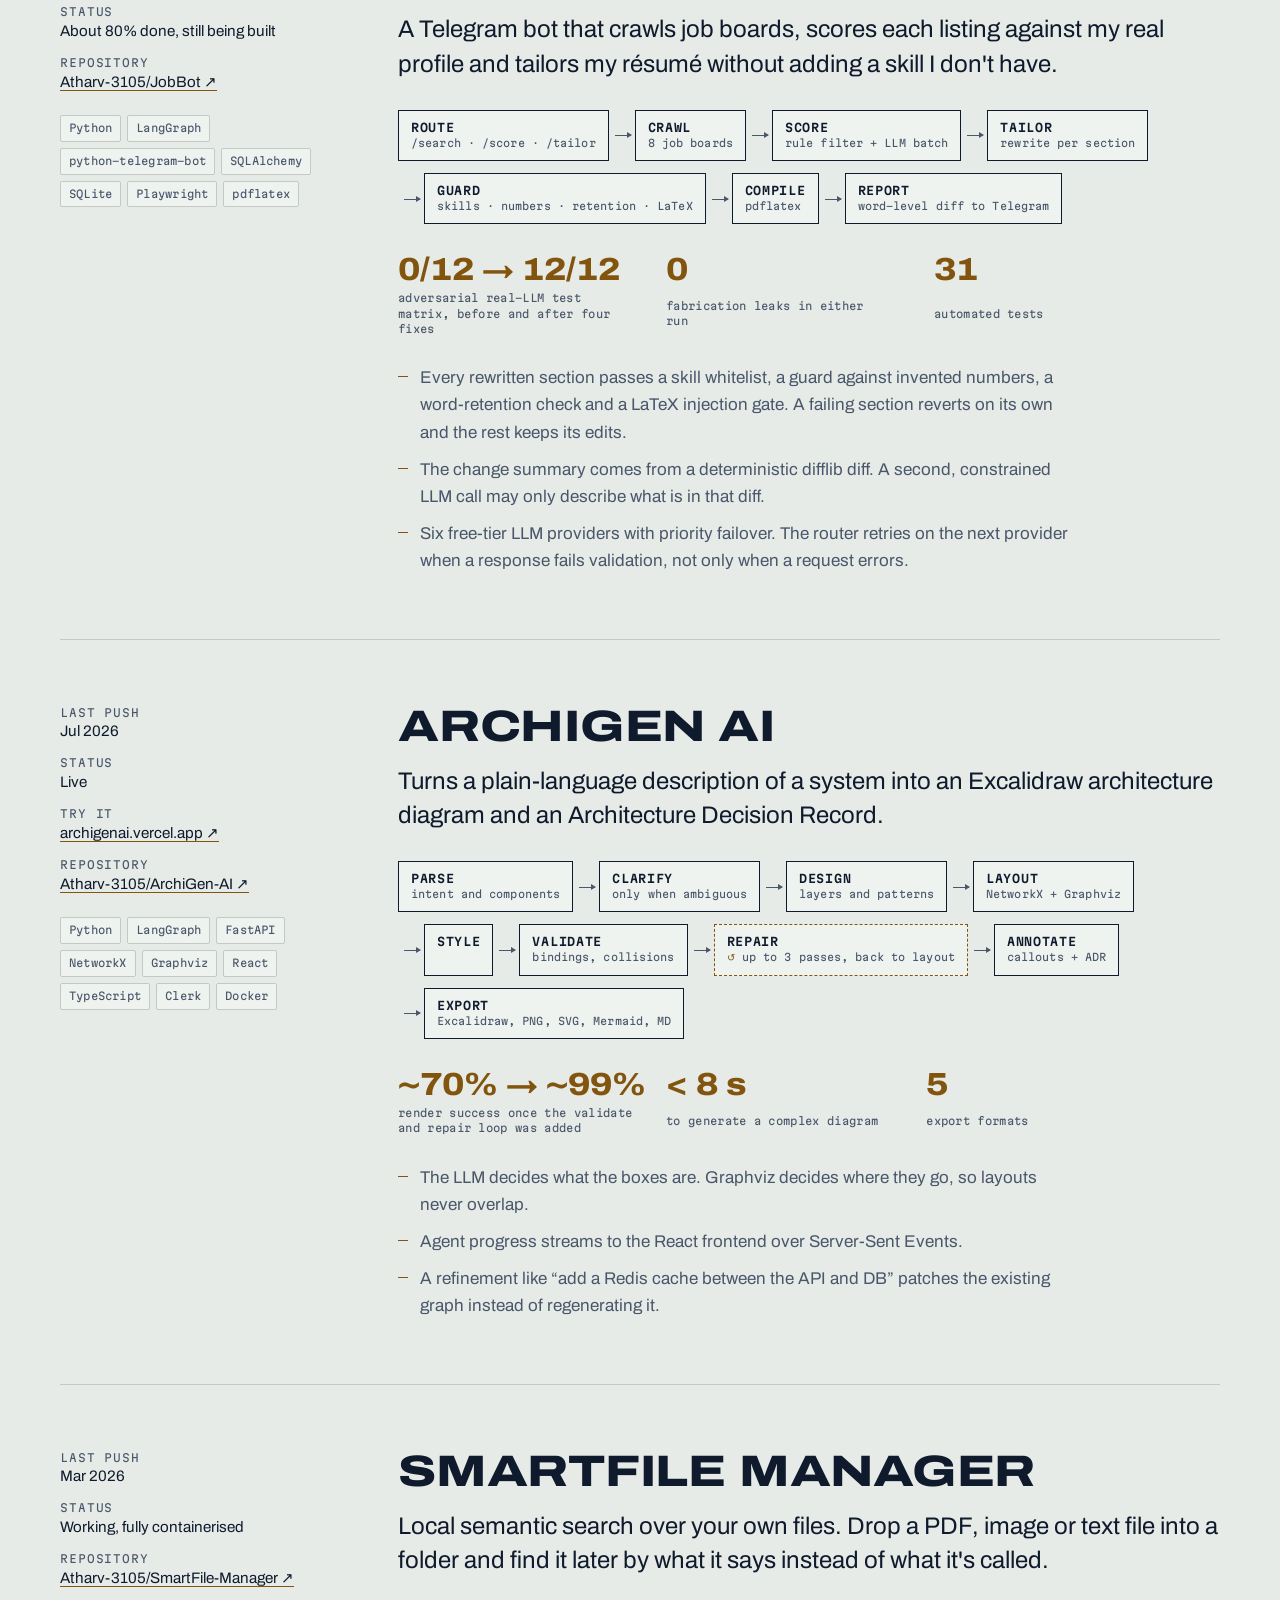
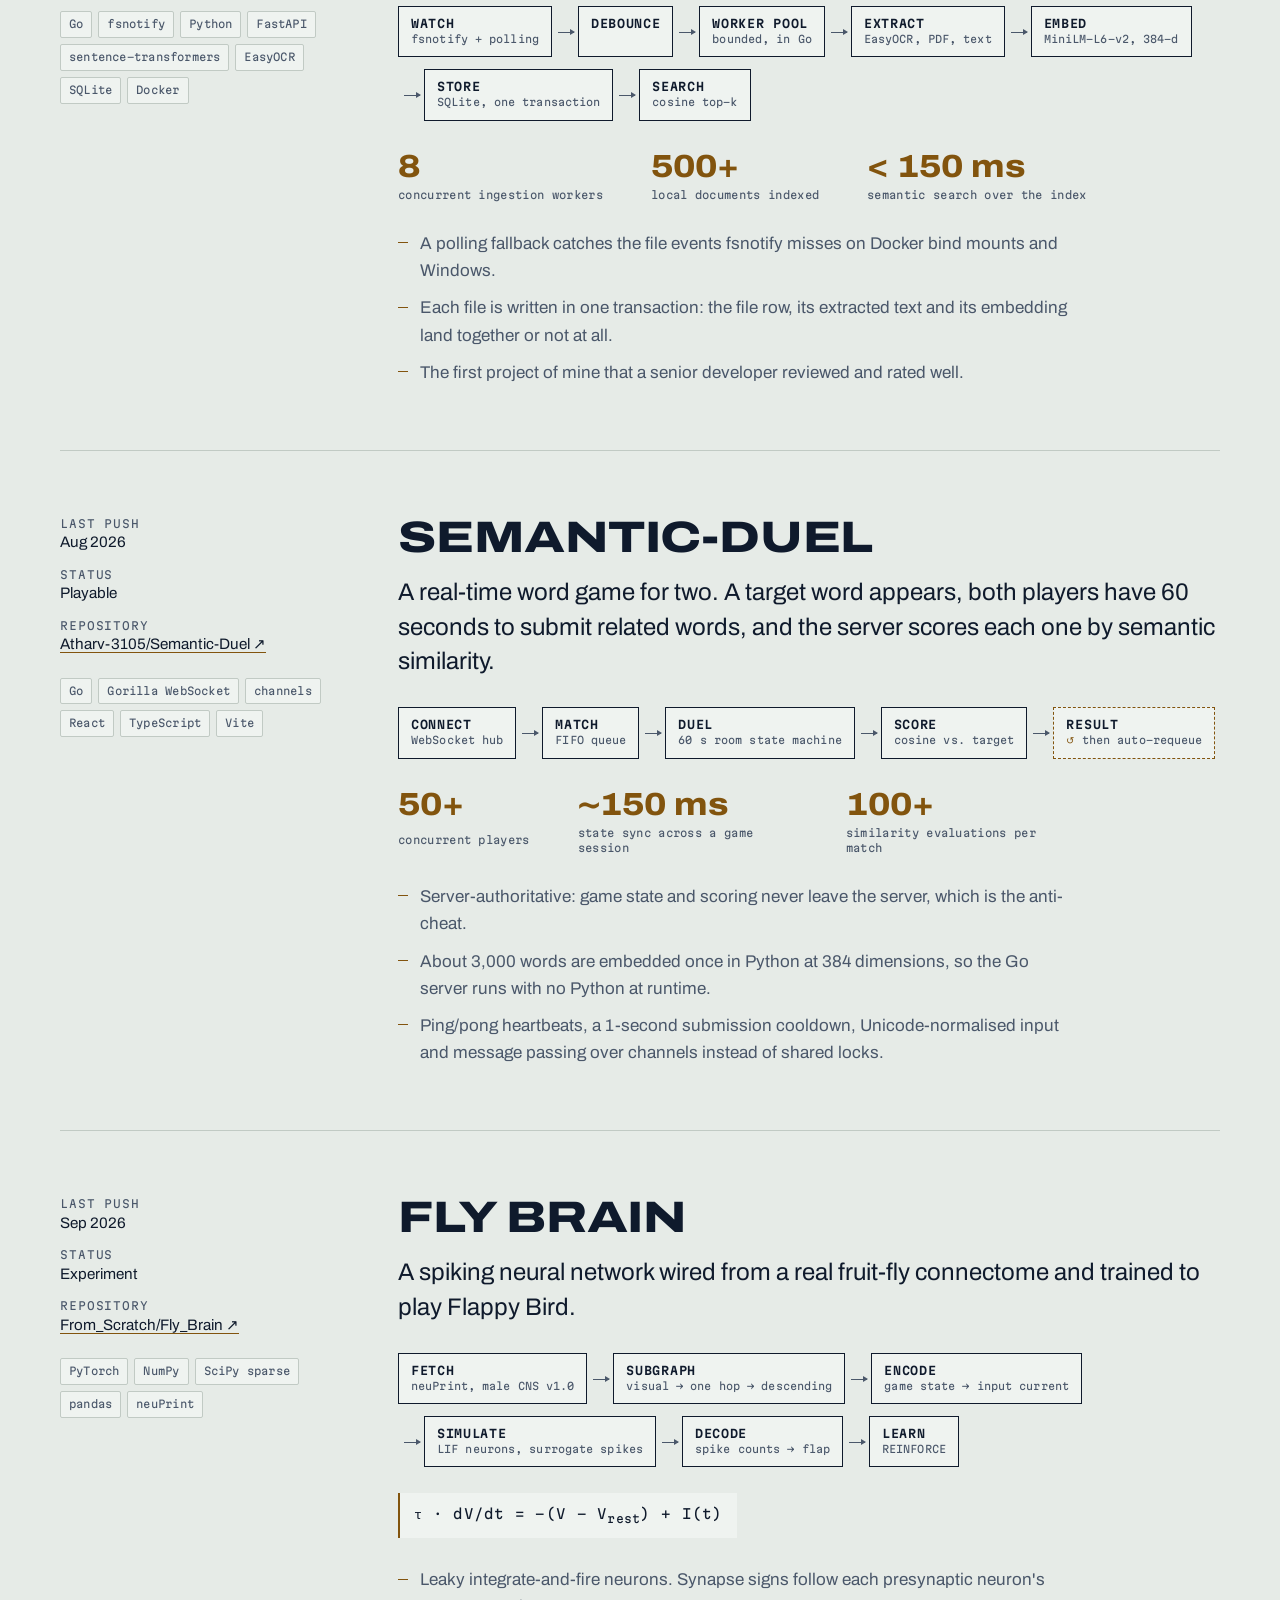
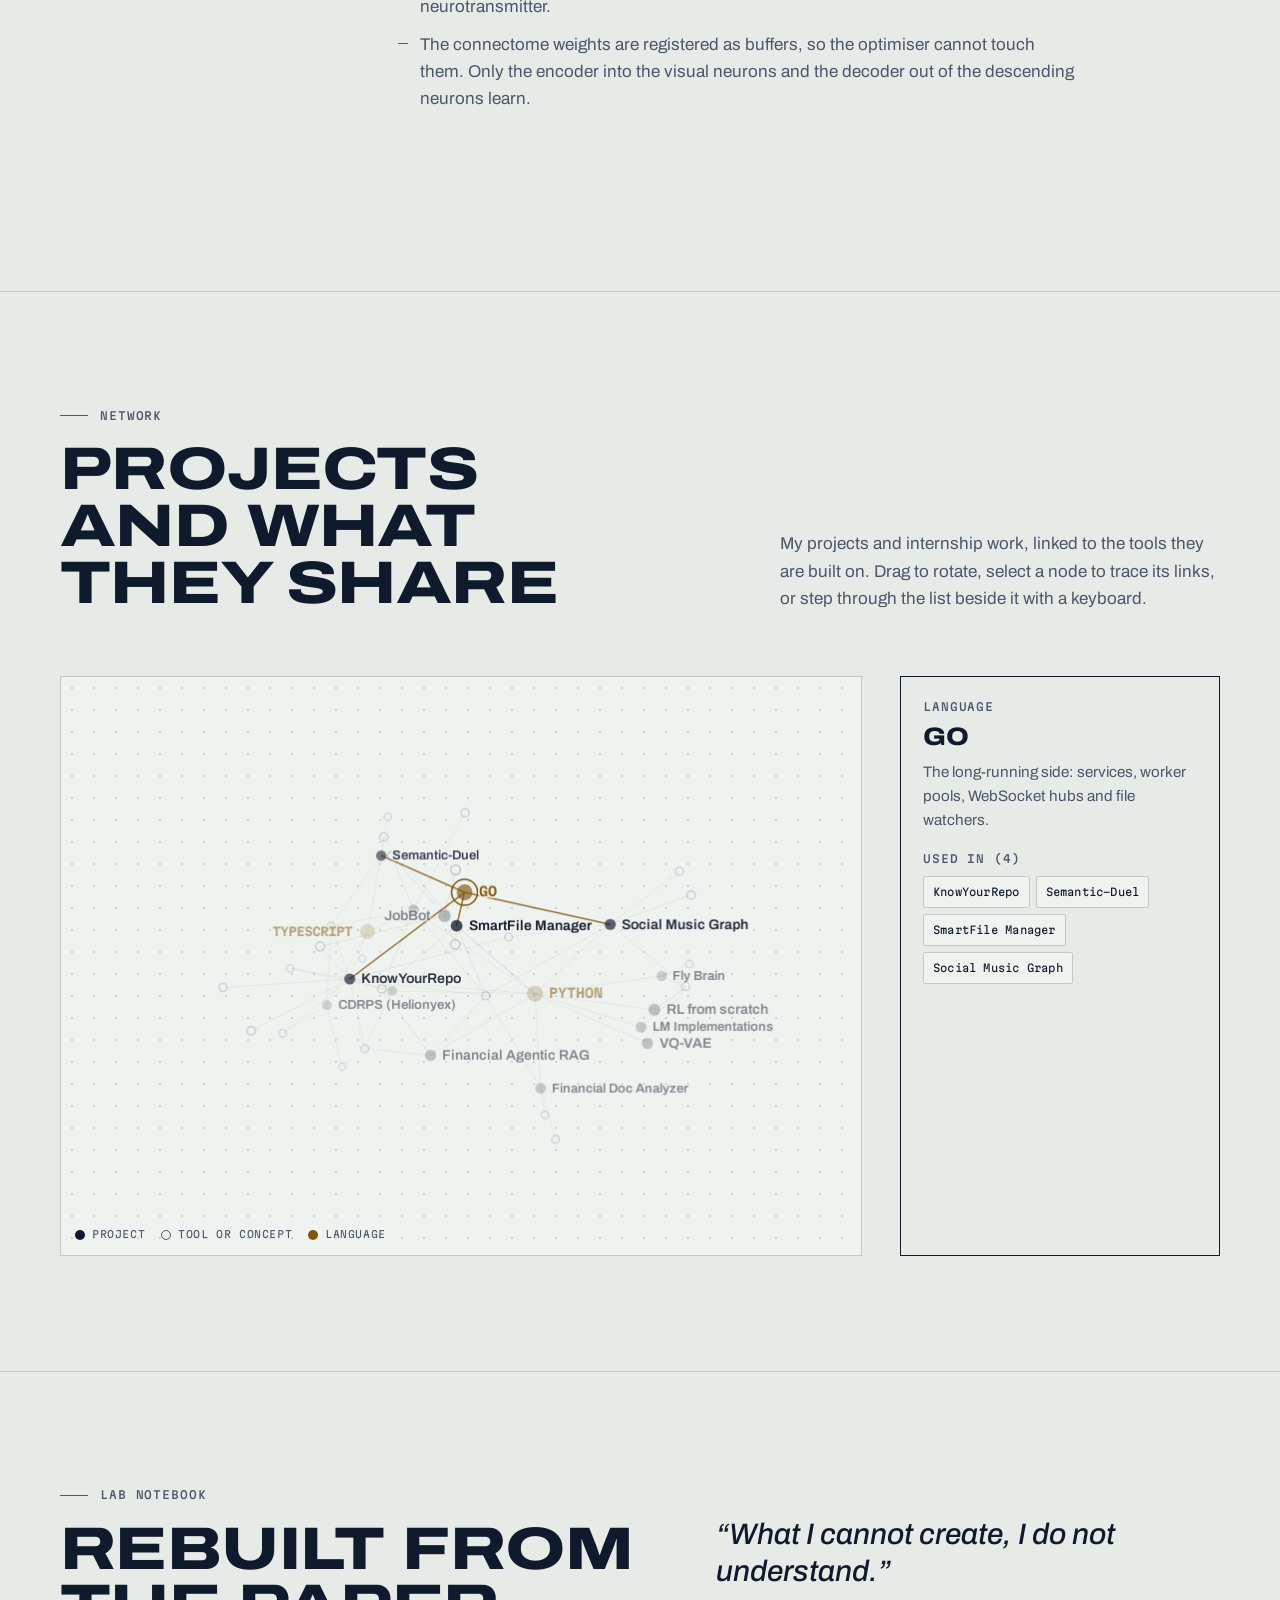
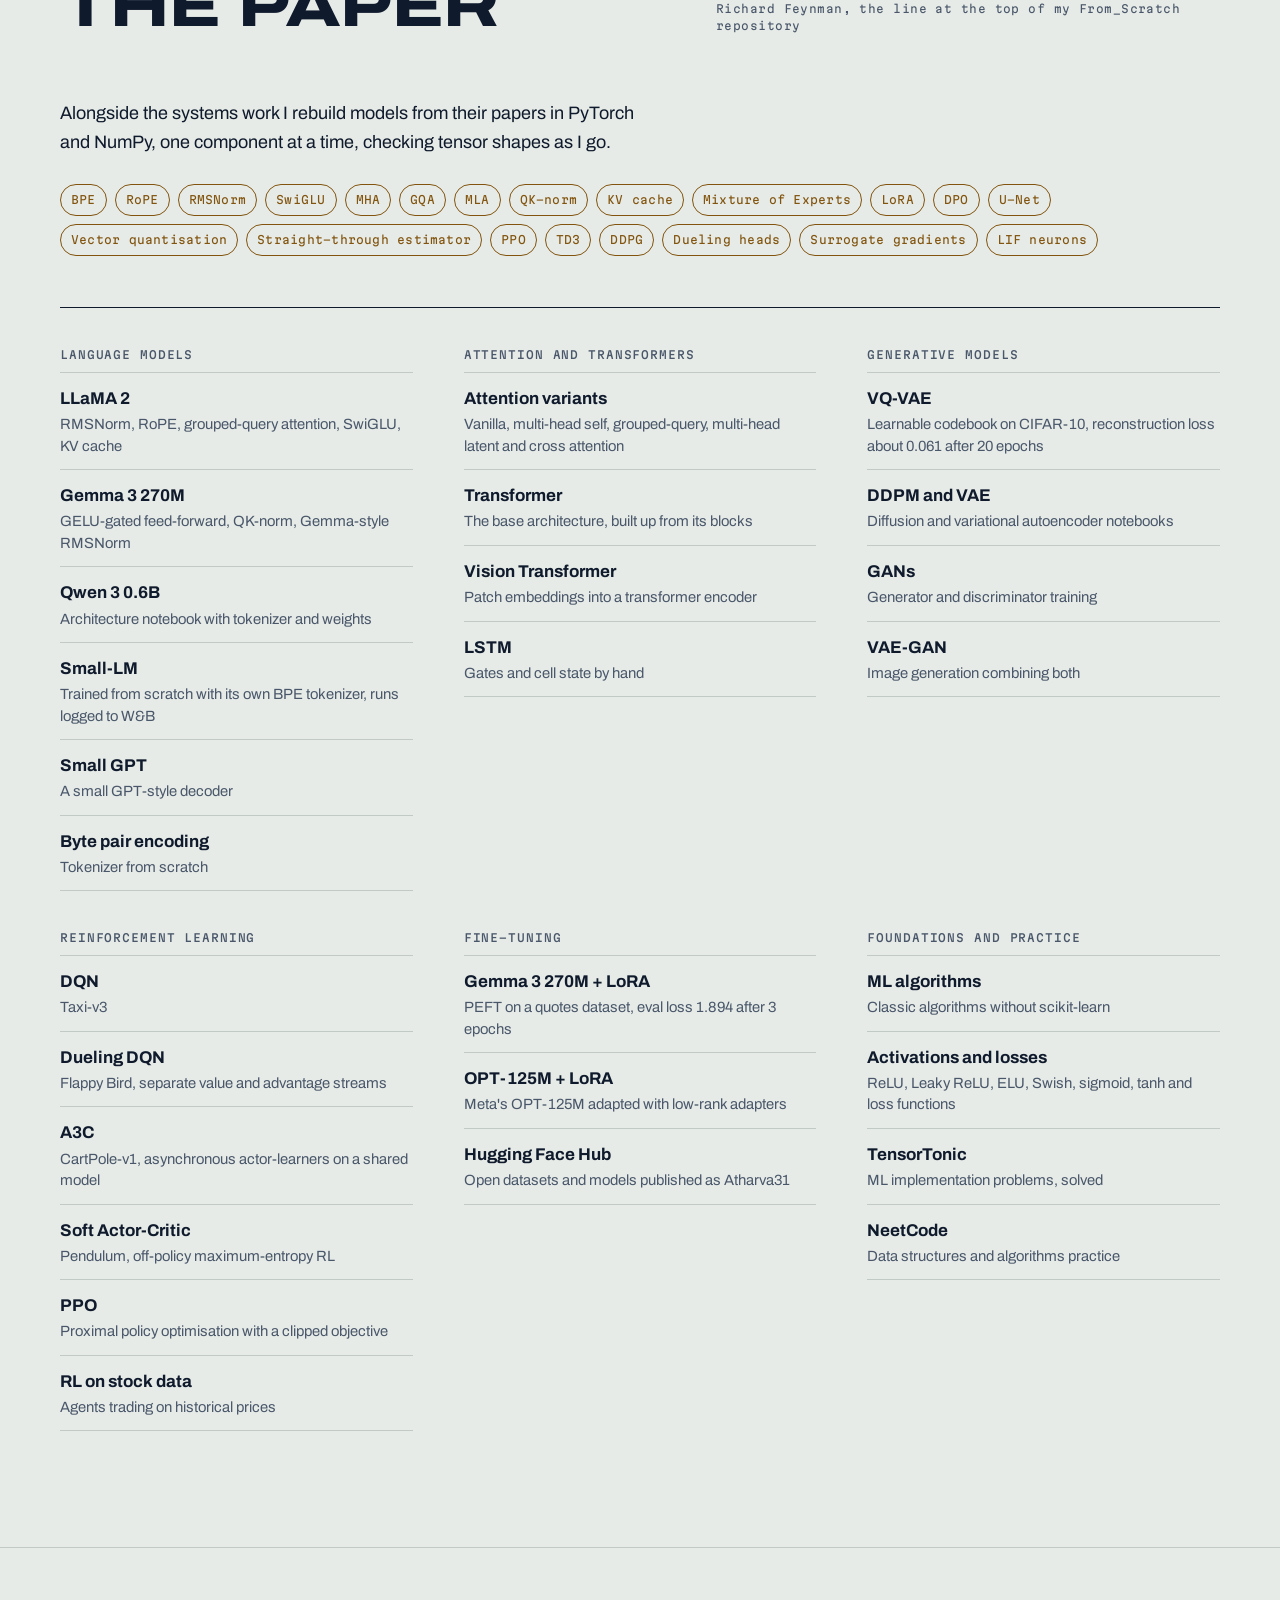
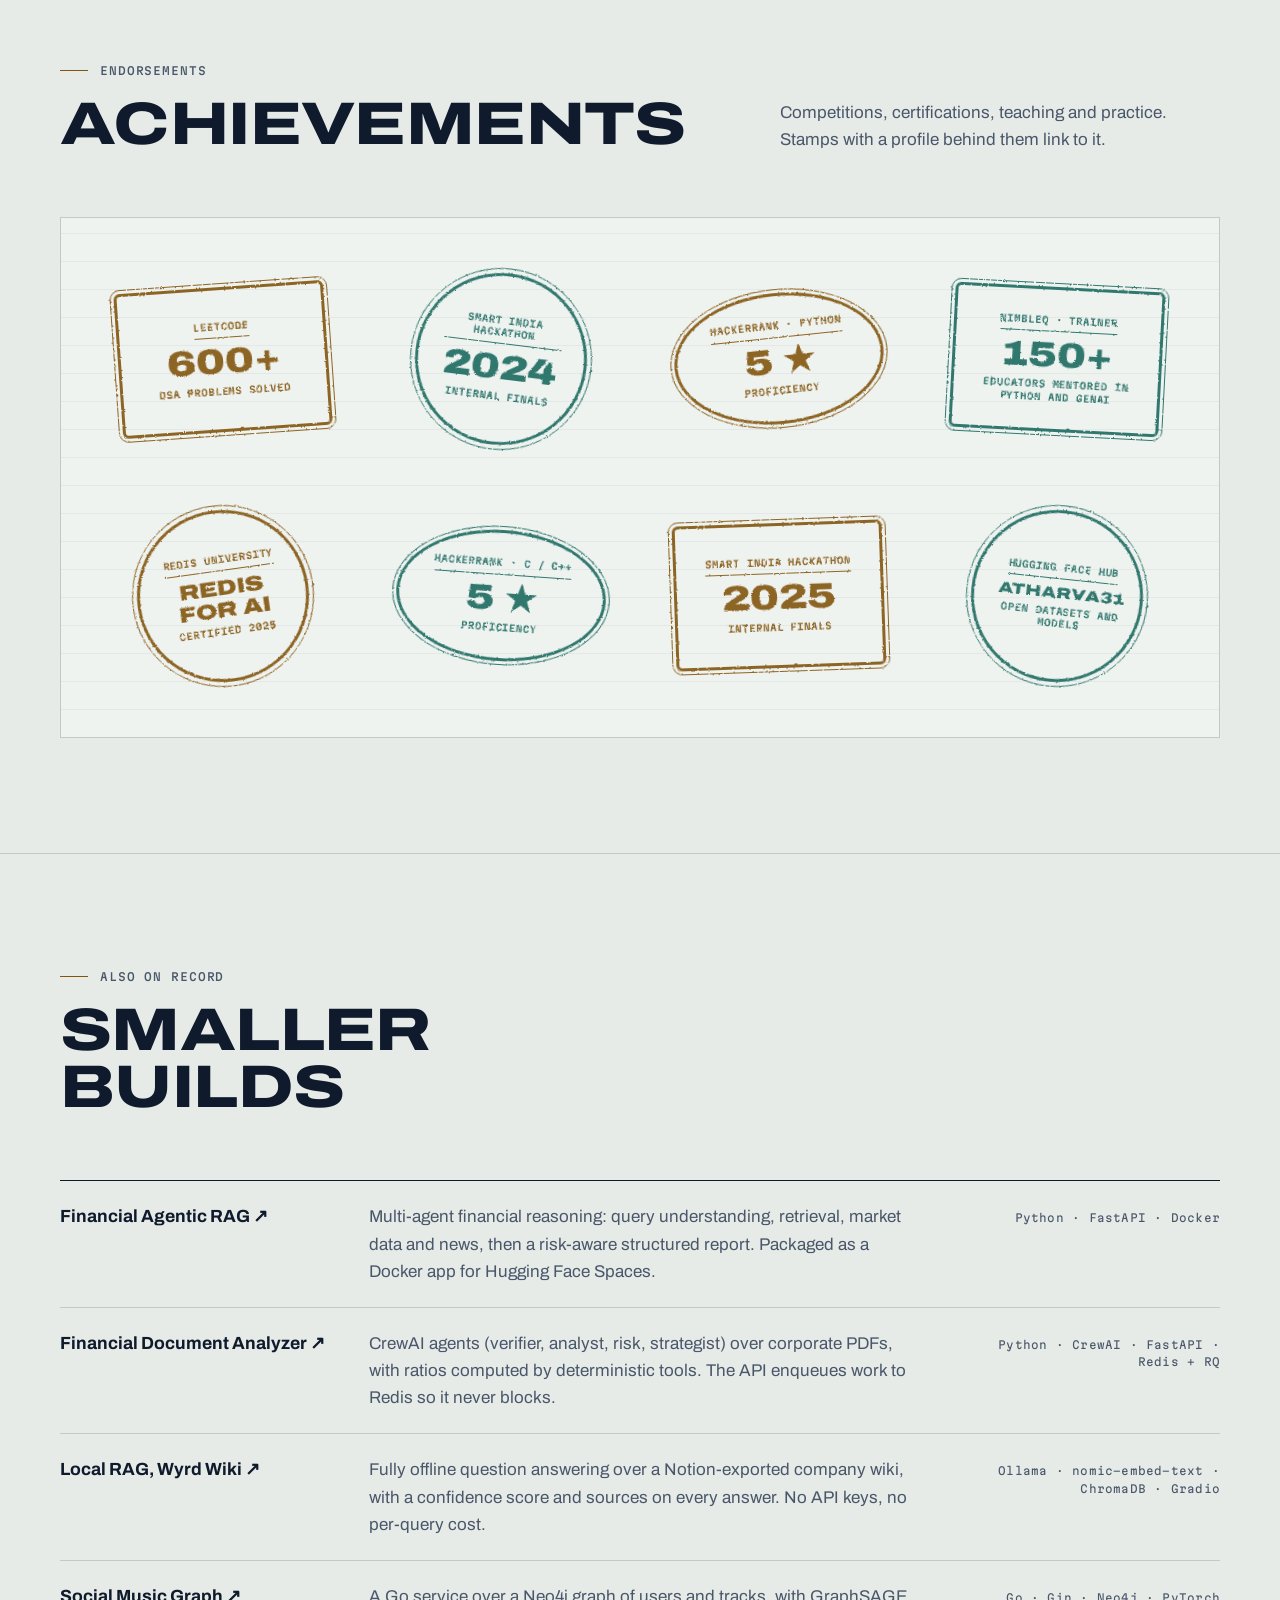
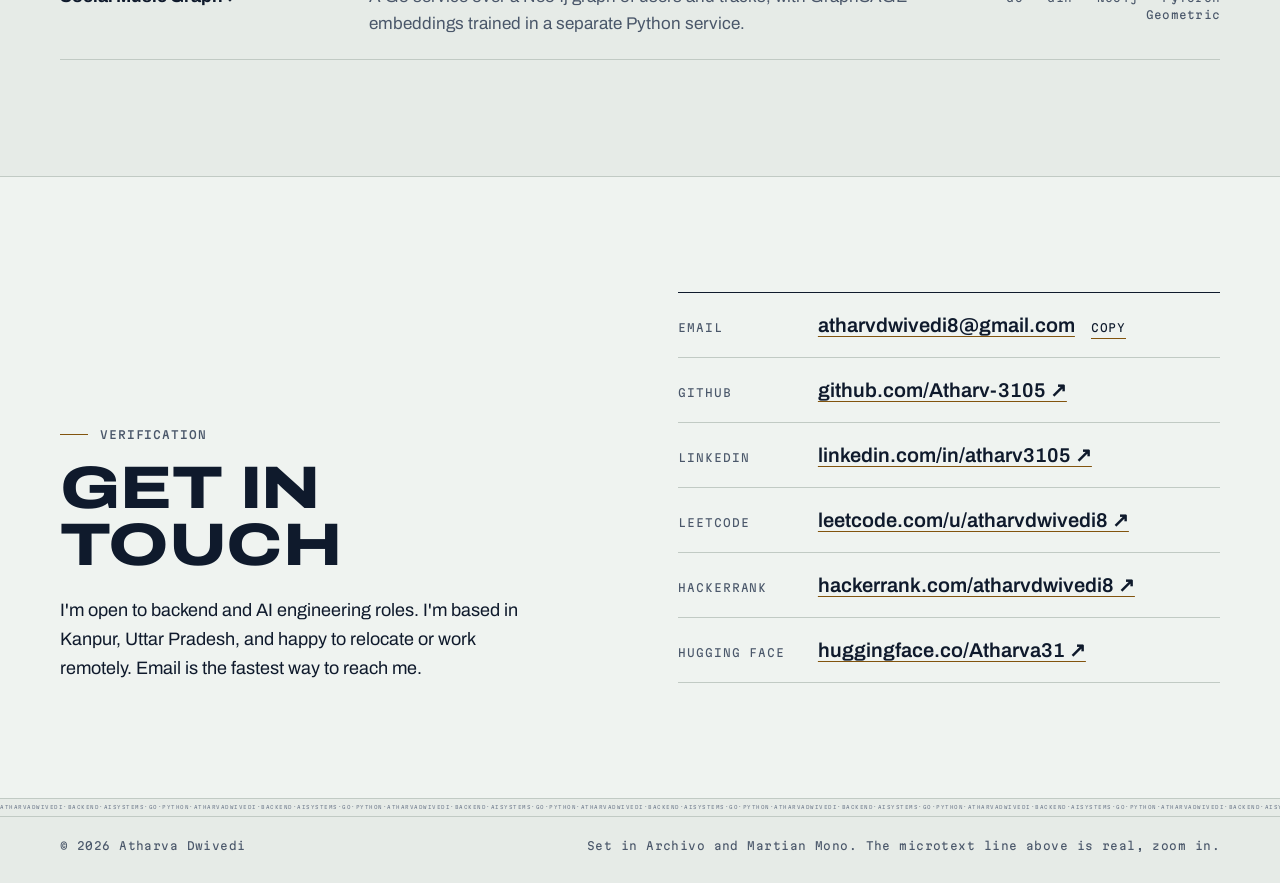
<file: docs/designs/identity/index.html>
<!doctype html>
<html lang="en">
<head>
<meta charset="utf-8">
<meta name="viewport" content="width=device-width, initial-scale=1, viewport-fit=cover">
<title>Atharva Dwivedi</title>
<meta name="description" content="Atharva Dwivedi builds the backend of AI systems: ingestion pipelines, retrieval layers and services in Go and Python. Case files, a project graph and models rebuilt from their papers.">
<meta name="theme-color" content="#E6EBE7" media="(prefers-color-scheme: light)">
<meta name="theme-color" content="#0B1327" media="(prefers-color-scheme: dark)">
<meta property="og:type" content="profile">
<meta property="og:title" content="Atharva Dwivedi">
<meta property="og:description" content="Backend engineer for AI systems. Go for the services, Python for the models.">
<meta property="og:image" content="https://avatars.githubusercontent.com/u/113771966?v=4">
<link rel="icon" href="data:image/svg+xml,%3Csvg xmlns='http://www.w3.org/2000/svg' viewBox='0 0 64 64'%3E%3Crect width='64' height='64' rx='8' fill='%230F1A2C'/%3E%3Ctext x='32' y='42' font-family='Arial,Helvetica,sans-serif' font-weight='900' font-size='26' text-anchor='middle' fill='%23D7B46C'%3EAD%3C/text%3E%3C/svg%3E">
<link rel="preconnect" href="https://fonts.googleapis.com">
<link rel="preconnect" href="https://fonts.gstatic.com" crossorigin>
<link rel="stylesheet" href="https://fonts.googleapis.com/css2?family=Archivo:ital,wdth,wght@0,62..125,100..900;1,62..125,100..900&family=Martian+Mono:wdth,wght@75..112.5,100..800&display=swap">
<link rel="stylesheet" href="css/style.css">
<script>
  try {
    var t = localStorage.getItem("ad-theme");
    if (t === "light" || t === "dark") document.documentElement.setAttribute("data-theme", t);
  } catch (e) {}
</script>
<script type="application/ld+json">
{
  "@context": "https://schema.org",
  "@type": "Person",
  "name": "Atharva Dwivedi",
  "jobTitle": "Backend Engineer, AI Systems",
  "email": "mailto:atharvdwivedi8@gmail.com",
  "url": "https://github.com/Atharv-3105",
  "address": { "@type": "PostalAddress", "addressLocality": "Kanpur", "addressRegion": "Uttar Pradesh", "addressCountry": "IN" },
  "alumniOf": { "@type": "CollegeOrUniversity", "name": "Dr. A. P. J. Abdul Kalam Technical University" },
  "worksFor": { "@type": "Organization", "name": "Helionyex Solutions" },
  "sameAs": ["https://github.com/Atharv-3105", "https://www.linkedin.com/in/atharv3105/", "https://leetcode.com/u/atharvdwivedi8/", "https://www.hackerrank.com/profile/atharvdwivedi8", "https://huggingface.co/Atharva31"],
  "knowsAbout": ["Go", "Python", "Retrieval-augmented generation", "Distributed systems", "PyTorch", "LangGraph", "FastAPI"]
}
</script>
</head>
<body>
<a class="skip" href="#main">Skip to content</a>

<header class="topbar">
  <div class="wrap topbar__inner">
    <a class="brand" href="#top" aria-label="Atharva Dwivedi, back to top">
      <span class="brand__mark" aria-hidden="true">AD</span>
      <span class="brand__id">ATHARV-3105</span>
    </a>
    <nav class="nav" aria-label="Sections">
      <a href="#service">Record</a>
      <a href="#record">Files</a>
      <a href="#network">Graph</a>
      <a href="#lab">Lab</a>
      <a href="#contact">Contact</a>
    </nav>
    <button class="theme-toggle" id="theme-toggle" type="button" aria-label="Switch to dark theme">
      <svg viewBox="0 0 24 24" aria-hidden="true"><circle cx="12" cy="12" r="8.5" fill="none" stroke="currentColor" stroke-width="1.5"/><path d="M12 3.5a8.5 8.5 0 0 1 0 17z" fill="currentColor"/></svg>
    </button>
  </div>
</header>

<main id="main">

  <!-- ============ HERO: the data page ============ -->
  <section class="hero" id="top" aria-labelledby="holder-name">
    <canvas class="hero__guilloche" id="hero-guilloche" aria-hidden="true"></canvas>

    <div class="wrap hero__grid">
      <div class="hero__id">
        <p class="doc-line">
          <span>Digital identity document</span>
          <span>Doc. no. 113771966</span>
          <span>Issued 17.09.2022</span>
        </p>

        <h1 class="name" id="holder-name">
          <span class="name__row"><span class="lbl">1. Given name</span><span class="name__text">Atharva</span></span>
          <span class="name__row"><span class="lbl">2. Surname</span><span class="name__text">Dwivedi</span></span>
        </h1>

        <p class="lede">Backend engineer for AI systems. I build the parts that sit behind the model: ingestion pipelines, retrieval layers and services that have to stay up and stay fast. Go on the systems side, Python on the ML side.</p>

        <div class="hero__actions">
          <a class="btn btn--solid" href="#record">Open case files</a>
          <a class="btn" href="https://github.com/Atharv-3105" target="_blank" rel="noopener">GitHub&nbsp;↗</a>
          <button class="btn" type="button" data-copy="atharvdwivedi8@gmail.com">Copy email</button>
        </div>
      </div>

      <div class="hero__card">
        <figure class="card-stage" id="card-stage">
          <div class="card-float">
            <div class="card-tilt" id="card-tilt">
              <div class="card" id="id-card">

                <!-- front -->
                <div class="card__face card__front">
                  <div class="card__pattern" aria-hidden="true"></div>
                  <header class="cf__head">
                    <span class="cf__title">Engineer identity card</span>
                    <span class="cf__sub">Backend · AI systems</span>
                  </header>
                  <div class="cf__photo">
                    <img src="../../assets/avatar.jpg" alt="Atharva's avatar, a chrome robot figure" width="400" height="400" decoding="async">
                  </div>
                  <dl class="cf__fields">
                    <div><dt>1. Surname</dt><dd>Dwivedi</dd></div>
                    <div><dt>2. Given name</dt><dd>Atharva</dd></div>
                    <div class="cf__wide"><dt>3. Occupation</dt><dd>Backend engineer · AI systems</dd></div>
                    <div><dt>4a. Issued</dt><dd>17.09.2022</dd></div>
                    <div><dt>4b. Doc. no.</dt><dd>113771966</dd></div>
                    <div class="cf__wide"><dt>5. Languages</dt><dd>Go · Python</dd></div>
                  </dl>
                  <div class="cf__side" aria-hidden="true">
                    <span class="cf__chip"></span>
                    <span class="cf__ghost"><img src="../../assets/avatar.jpg" alt="" width="400" height="400" decoding="async"></span>
                  </div>
                  <pre class="cf__mrz" aria-hidden="true">I&lt;GIT1137719661ATHARV&lt;3105&lt;&lt;&lt;&lt;
2209173&lt;ENGINEER&lt;GO&lt;PY&lt;RAG&lt;&lt;&lt;6
DWIVEDI&lt;&lt;ATHARVA&lt;&lt;&lt;&lt;&lt;&lt;&lt;&lt;&lt;&lt;&lt;&lt;&lt;&lt;</pre>
                  <div class="card__holo" aria-hidden="true"></div>
                  <div class="card__glare" aria-hidden="true"></div>
                </div>

                <!-- back -->
                <div class="card__face card__back">
                  <div class="cb__stripe" aria-hidden="true"></div>
                  <div class="cb__body">
                    <p class="cb__sig"><span class="cb__sig-label">Remarks</span><span class="cb__sig-text">Gaslighting machines.</span></p>
                    <dl class="cb__skills">
                      <div><dt>Systems</dt><dd>Go · Gin · gRPC · WebSockets · SSE</dd></div>
                      <div><dt>AI / ML</dt><dd>PyTorch · LangGraph · RAG · Transformers</dd></div>
                      <div><dt>Data</dt><dd>Postgres · Redis · MongoDB · SQLite · FAISS</dd></div>
                      <div><dt>Cloud</dt><dd>Docker · AWS · GCP · CI/CD</dd></div>
                    </dl>
                    <div class="cb__side">
                      <ul class="cb__contact">
                        <li>github.com/Atharv-3105</li>
                        <li>linkedin.com/in/atharv3105</li>
                        <li>atharvdwivedi8@gmail.com</li>
                      </ul>
                      <div class="cb__barcode">
                        <svg class="cb__bars" viewBox="0 0 207 40" preserveAspectRatio="none" aria-hidden="true"><rect x="0" width="1" height="40"/><rect x="4" width="1" height="40"/><rect x="6" width="3" height="40"/><rect x="10" width="3" height="40"/><rect x="14" width="1" height="40"/><rect x="16" width="3" height="40"/><rect x="20" width="1" height="40"/><rect x="22" width="1" height="40"/><rect x="26" width="1" height="40"/><rect x="28" width="3" height="40"/><rect x="32" width="1" height="40"/><rect x="34" width="1" height="40"/><rect x="36" width="3" height="40"/><rect x="40" width="3" height="40"/><rect x="46" width="1" height="40"/><rect x="48" width="3" height="40"/><rect x="52" width="1" height="40"/><rect x="54" width="1" height="40"/><rect x="58" width="3" height="40"/><rect x="62" width="1" height="40"/><rect x="64" width="3" height="40"/><rect x="68" width="1" height="40"/><rect x="70" width="1" height="40"/><rect x="74" width="1" height="40"/><rect x="76" width="3" height="40"/><rect x="80" width="3" height="40"/><rect x="84" width="1" height="40"/><rect x="86" width="1" height="40"/><rect x="88" width="3" height="40"/><rect x="94" width="1" height="40"/><rect x="96" width="1" height="40"/><rect x="100" width="3" height="40"/><rect x="104" width="1" height="40"/><rect x="106" width="1" height="40"/><rect x="108" width="3" height="40"/><rect x="112" width="1" height="40"/><rect x="116" width="1" height="40"/><rect x="118" width="1" height="40"/><rect x="120" width="3" height="40"/><rect x="124" width="3" height="40"/><rect x="128" width="3" height="40"/><rect x="132" width="3" height="40"/><rect x="138" width="1" height="40"/><rect x="140" width="1" height="40"/><rect x="142" width="1" height="40"/><rect x="144" width="3" height="40"/><rect x="148" width="1" height="40"/><rect x="152" width="1" height="40"/><rect x="154" width="1" height="40"/><rect x="156" width="3" height="40"/><rect x="160" width="1" height="40"/><rect x="162" width="1" height="40"/><rect x="166" width="3" height="40"/><rect x="170" width="3" height="40"/><rect x="174" width="1" height="40"/><rect x="176" width="3" height="40"/><rect x="180" width="1" height="40"/><rect x="184" width="3" height="40"/><rect x="188" width="1" height="40"/><rect x="190" width="1" height="40"/><rect x="192" width="1" height="40"/><rect x="196" width="1" height="40"/><rect x="198" width="3" height="40"/><rect x="202" width="3" height="40"/><rect x="206" width="1" height="40"/></svg>
                        <span class="cb__barcode-text">*ATHARV-3105*</span>
                      </div>
                    </div>
                    <p class="cb__fine">This card remains the property of its holder. If found, please open a pull request.</p>
                  </div>
                  <div class="card__glare" aria-hidden="true"></div>
                </div>

              </div>
            </div>
          </div>
          <figcaption class="card-hint">
            <span id="card-hint-text">Move your pointer over the card to tilt it</span>
            <button class="link-btn" id="flip-btn" type="button" aria-controls="id-card" aria-pressed="false">Flip card</button>
          </figcaption>
        </figure>
      </div>
    </div>

    <div class="wrap">
      <dl class="fields">
        <div class="field"><dt>3. Occupation</dt><dd>Backend engineer, AI systems</dd></div>
        <div class="field"><dt>4. Current post</dt><dd>Software Developer Intern, Helionyex Solutions</dd></div>
        <div class="field"><dt>5. Education</dt><dd>B.Tech, AI &amp; ML · AKTU, <span class="nowrap">2022–2026</span></dd></div>
        <div class="field"><dt>6. Languages</dt><dd>Go, Python, SQL, C++</dd></div>
        <div class="field"><dt>7. Current focus</dt><dd>RAG infrastructure, repository intelligence</dd></div>
        <div class="field"><dt>8. Based in</dt><dd>Kanpur, Uttar Pradesh. Open to relocation or remote</dd></div>
        <div class="field"><dt>9. On GitHub since</dt><dd>17 Sep 2022 · 39 public repositories</dd></div>
        <div class="field"><dt>10. Remarks</dt><dd>“Gaslighting machines.”</dd></div>
      </dl>
    </div>

    <div class="mrz-band">
      <div class="wrap mrz-band__inner">
        <div class="mrz-scroll">
          <pre class="mrz" aria-label="Machine-readable zone">I&lt;GIT1137719661ATHARV&lt;3105&lt;&lt;&lt;&lt;
2209173&lt;ENGINEER&lt;GO&lt;PY&lt;RAG&lt;&lt;&lt;6
DWIVEDI&lt;&lt;ATHARVA&lt;&lt;&lt;&lt;&lt;&lt;&lt;&lt;&lt;&lt;&lt;&lt;&lt;&lt;</pre>
        </div>
        <p class="mrz-note">Machine-readable zone in the three-line TD1 layout used on ID cards. Line 1 carries document number 113771966 with check digit <b>1</b>. Line 2 carries the issue date 22-09-17 with check digit <b>3</b> and a composite check digit <b>6</b>. All three use the ICAO 9303 7-3-1 weighting.</p>
      </div>
    </div>
  </section>

  <!-- ============ HOLDER STATEMENT ============ -->
  <section class="section" id="about" aria-labelledby="about-title">
    <div class="wrap">
      <header class="section__head">
        <div>
          <p class="eyebrow">Holder statement</p>
          <h2 id="about-title">What I work on</h2>
        </div>
      </header>

      <div class="about__grid">
        <div class="about__text">
          <p>I like building the backend of AI systems more than the AI itself. Most of what I build sits where Go meets Python: a Go service handling ingestion, concurrency and the API, next to a Python service doing embeddings, retrieval and model calls.</p>
          <p>Right now I'm thinking about repository intelligence, RAG infrastructure, and what it takes to run these pipelines reliably at some scale instead of getting them to work once in a notebook.</p>
          <p>I also read papers and rebuild the ideas myself. Writing RoPE or a KV cache by hand is usually the fastest way for me to understand how something works.</p>
          <p class="about__learning"><span class="lbl">Currently learning</span> Distributed systems, high-performance Go, AI infrastructure, search and retrieval.</p>
        </div>

        <div class="marks">
          <p class="marks__title lbl">Distinguishing marks <span>patterns that repeat across my repositories</span></p>
          <dl>
            <div class="mark">
              <dt>Go for the service, Python for the model</dt>
              <dd>KnowYourRepo, SmartFile Manager, Semantic-Duel and Social Music Graph all split the same way. A Go process owns concurrency, I/O and the API; a Python service owns embeddings and inference.</dd>
            </div>
            <div class="mark">
              <dt>Let code check what a model can't be trusted with</dt>
              <dd>ArchiGen hands layout to Graphviz and validation to a deterministic checker. JobBot diffs every résumé edit in code. The financial analyzer computes ratios with plain functions instead of asking the LLM.</dd>
            </div>
            <div class="mark">
              <dt>Degrade instead of crashing</dt>
              <dd>Validated multi-provider failover in JobBot and KnowYourRepo, a polling fallback when fsnotify misses events, a repair loop when a diagram fails validation.</dd>
            </div>
            <div class="mark">
              <dt>Measure it, then publish the result</dt>
              <dd>Prometheus and Grafana on KnowYourRepo, a metrics endpoint on Semantic-Duel, and a JobBot test audit that documents a 0/12 first run next to the 12/12 fix.</dd>
            </div>
          </dl>
        </div>
      </div>
    </div>
  </section>

  <!-- ============ SERVICE RECORD ============ -->
  <section class="section" id="service" aria-labelledby="service-title">
    <div class="wrap">
      <header class="section__head">
        <div>
          <p class="eyebrow">Service record</p>
          <h2 id="service-title">Experience and education</h2>
        </div>
      </header>

      <div class="service__grid">
        <ol class="record" aria-label="Experience and education, newest first">
          <li class="record__item">
            <p class="record__when">Jun 2026 – present</p>
            <div class="record__body">
              <h3 class="record__role">Software Developer Intern</h3>
              <p class="record__org">Helionyex Solutions · Remote</p>
              <p class="record__desc">Building core modules of CDRPS, a cross-platform desktop system that receives, checks and stores climate data from weather stations: authentication and RBAC, station management, monitoring and quality-control workflows.</p>
              <div class="readings">
                <div class="reading"><span class="reading__val">15+</span><span class="reading__lbl">application modules</span></div>
                <div class="reading"><span class="reading__val">10+</span><span class="reading__lbl">WMO-compliant quality-control rules</span></div>
                <div class="reading"><span class="reading__val">20+</span><span class="reading__lbl">secure IPC interfaces</span></div>
              </div>
              <ul class="notes">
                <li>A real-time validation engine runs range, persistence, step-deviation and consistency checks on each observation and flags anomalous readings before they are stored in PostgreSQL.</li>
                <li>Designed the backend communication layer: IPC interfaces, database transaction repositories and internal authentication services between the client and the database.</li>
              </ul>
              <ul class="chips" aria-label="Stack">
                <li>Electron</li><li>React</li><li>TypeScript</li><li>PostgreSQL</li>
              </ul>
            </div>
          </li>
          <li class="record__item">
            <p class="record__when">2022 – 2026</p>
            <div class="record__body">
              <h3 class="record__role">B.Tech, Artificial Intelligence &amp; Machine Learning</h3>
              <p class="record__org">Dr. A. P. J. Abdul Kalam Technical University, Lucknow</p>
              <p class="record__desc">Most of the repositories on this page were built alongside the degree, from the from-scratch model work to the Go services.</p>
            </div>
          </li>
        </ol>

        <aside class="skills" aria-labelledby="skills-title">
          <h3 class="lbl skills__title" id="skills-title">Skills register</h3>
          <dl>
            <div><dt>Languages</dt><dd>Go, Python, SQL, C++</dd></div>
            <div><dt>Backend</dt><dd>Gin, FastAPI, REST, gRPC, WebSockets, Server-Sent Events, microservices, goroutines and channels</dd></div>
            <div><dt>Data</dt><dd>PostgreSQL, SQLite, MongoDB, Redis for caching, pub/sub and rate limiting</dd></div>
            <div><dt>LLM apps</dt><dd>RAG, LangGraph, LangChain, LlamaIndex, ChromaDB, FAISS, prompt engineering</dd></div>
            <div><dt>ML</dt><dd>PyTorch, TensorFlow, scikit-learn, Hugging Face Transformers, LoRA and QLoRA, vLLM</dd></div>
            <div><dt>Cloud &amp; ops</dt><dd>Docker, AWS (EC2, S3, RDS), GCP, CI/CD, Weights &amp; Biases</dd></div>
            <div><dt>Foundations</dt><dd>Data structures and algorithms, system design, distributed systems, database design, testing</dd></div>
            <div><dt>AI dev tools</dt><dd>Claude Code, Cursor, GitHub Copilot, Antigravity</dd></div>
          </dl>
        </aside>
      </div>
    </div>
  </section>

  <!-- ============ CASE FILES ============ -->
  <section class="section" id="record" aria-labelledby="record-title">
    <div class="wrap">
      <header class="section__head">
        <div>
          <p class="eyebrow">Record</p>
          <h2 id="record-title">Case files</h2>
        </div>
        <p class="section__intro">Six projects, each with the pipeline it actually runs. Stage names come from the code and READMEs in each repository.</p>
      </header>

      <!-- KnowYourRepo -->
      <article class="case" id="kyr" aria-labelledby="kyr-title">
        <aside class="case__meta">
          <dl>
            <div><dt>Last push</dt><dd>Sep 2026</dd></div>
            <div><dt>Status</dt><dd>In active development</dd></div>
            <div><dt>Repository</dt><dd><a href="https://github.com/Atharv-3105/KnowYourRepo" target="_blank" rel="noopener">Atharv-3105/KnowYourRepo&nbsp;↗</a></dd></div>
          </dl>
          <ul class="chips" aria-label="Stack">
            <li>Go</li><li>Gin</li><li>tree-sitter</li><li>Postgres + pgvector</li><li>FastAPI</li><li>React</li><li>Three.js</li><li>Prometheus</li><li>Grafana</li><li>Docker Compose</li>
          </ul>
        </aside>
        <div class="case__body">
          <h3 class="case__title" id="kyr-title">KnowYourRepo</h3>
          <p class="case__summary">Paste a GitHub URL and get back a call graph, a dependency map, an architecture overview and a chat that answers questions about the code with sources.</p>
          <ol class="pipeline" aria-label="KnowYourRepo pipeline">
            <li>Clone<small>go-git</small></li>
            <li>Parse<small>tree-sitter: Go, Python, JS</small></li>
            <li>Graph<small>symbols and call edges</small></li>
            <li>Embed<small>pgvector</small></li>
            <li>Retrieve<small>lexical + semantic</small></li>
            <li>Answer<small>agent chat with sources</small></li>
          </ol>
          <div class="readings">
            <div class="reading"><span class="reading__val">3</span><span class="reading__lbl">languages parsed into call graphs</span></div>
            <div class="reading"><span class="reading__val">5</span><span class="reading__lbl">model providers behind one router</span></div>
            <div class="reading"><span class="reading__val">6</span><span class="reading__lbl">services in docker compose</span></div>
          </div>
          <ul class="notes">
            <li>Go API on Gin and pgx, with a bounded worker pool for ingestion jobs and per-client rate limiting.</li>
            <li>FastAPI sidecar routes embedding and chat calls to Groq, Gemini, Voyage, Ollama or any OpenAI-compatible endpoint.</li>
            <li>React frontend with overview, architecture and symbol views plus a 2D and 3D call graph. Prometheus metrics feed a provisioned Grafana dashboard.</li>
          </ul>
        </div>
      </article>

      <!-- JobBot -->
      <article class="case" id="jobbot" aria-labelledby="jobbot-title">
        <aside class="case__meta">
          <dl>
            <div><dt>Last push</dt><dd>Sep 2026</dd></div>
            <div><dt>Status</dt><dd>About 80% done, still being built</dd></div>
            <div><dt>Repository</dt><dd><a href="https://github.com/Atharv-3105/JobBot" target="_blank" rel="noopener">Atharv-3105/JobBot&nbsp;↗</a></dd></div>
          </dl>
          <ul class="chips" aria-label="Stack">
            <li>Python</li><li>LangGraph</li><li>python-telegram-bot</li><li>SQLAlchemy</li><li>SQLite</li><li>Playwright</li><li>pdflatex</li>
          </ul>
        </aside>
        <div class="case__body">
          <h3 class="case__title" id="jobbot-title">JobBot</h3>
          <p class="case__summary">A Telegram bot that crawls job boards, scores each listing against my real profile and tailors my résumé without adding a skill I don't have.</p>
          <ol class="pipeline" aria-label="JobBot pipeline">
            <li>Route<small>/search · /score · /tailor</small></li>
            <li>Crawl<small>8 job boards</small></li>
            <li>Score<small>rule filter + LLM batch</small></li>
            <li>Tailor<small>rewrite per section</small></li>
            <li>Guard<small>skills · numbers · retention · LaTeX</small></li>
            <li>Compile<small>pdflatex</small></li>
            <li>Report<small>word-level diff to Telegram</small></li>
          </ol>
          <div class="readings">
            <div class="reading"><span class="reading__val">0/12 → 12/12</span><span class="reading__lbl">adversarial real-LLM test matrix, before and after four fixes</span></div>
            <div class="reading"><span class="reading__val">0</span><span class="reading__lbl">fabrication leaks in either run</span></div>
            <div class="reading"><span class="reading__val">31</span><span class="reading__lbl">automated tests</span></div>
          </div>
          <ul class="notes">
            <li>Every rewritten section passes a skill whitelist, a guard against invented numbers, a word-retention check and a LaTeX injection gate. A failing section reverts on its own and the rest keeps its edits.</li>
            <li>The change summary comes from a deterministic difflib diff. A second, constrained LLM call may only describe what is in that diff.</li>
            <li>Six free-tier LLM providers with priority failover. The router retries on the next provider when a response fails validation, not only when a request errors.</li>
          </ul>
        </div>
      </article>

      <!-- ArchiGen -->
      <article class="case" id="archigen" aria-labelledby="archigen-title">
        <aside class="case__meta">
          <dl>
            <div><dt>Last push</dt><dd>Jul 2026</dd></div>
            <div><dt>Status</dt><dd>Live</dd></div>
            <div><dt>Try it</dt><dd><a href="https://archigenai.vercel.app/" target="_blank" rel="noopener">archigenai.vercel.app&nbsp;↗</a></dd></div>
            <div><dt>Repository</dt><dd><a href="https://github.com/Atharv-3105/ArchiGen-AI" target="_blank" rel="noopener">Atharv-3105/ArchiGen-AI&nbsp;↗</a></dd></div>
          </dl>
          <ul class="chips" aria-label="Stack">
            <li>Python</li><li>LangGraph</li><li>FastAPI</li><li>NetworkX</li><li>Graphviz</li><li>React</li><li>TypeScript</li><li>Clerk</li><li>Docker</li>
          </ul>
        </aside>
        <div class="case__body">
          <h3 class="case__title" id="archigen-title">ArchiGen AI</h3>
          <p class="case__summary">Turns a plain-language description of a system into an Excalidraw architecture diagram and an Architecture Decision Record.</p>
          <ol class="pipeline" aria-label="ArchiGen pipeline">
            <li>Parse<small>intent and components</small></li>
            <li>Clarify<small>only when ambiguous</small></li>
            <li>Design<small>layers and patterns</small></li>
            <li>Layout<small>NetworkX + Graphviz</small></li>
            <li>Style</li>
            <li>Validate<small>bindings, collisions</small></li>
            <li class="is-loop">Repair<small>up to 3 passes, back to layout</small></li>
            <li>Annotate<small>callouts + ADR</small></li>
            <li>Export<small>Excalidraw, PNG, SVG, Mermaid, MD</small></li>
          </ol>
          <div class="readings">
            <div class="reading"><span class="reading__val">~70% → ~99%</span><span class="reading__lbl">render success once the validate and repair loop was added</span></div>
            <div class="reading"><span class="reading__val">&lt; 8 s</span><span class="reading__lbl">to generate a complex diagram</span></div>
            <div class="reading"><span class="reading__val">5</span><span class="reading__lbl">export formats</span></div>
          </div>
          <ul class="notes">
            <li>The LLM decides what the boxes are. Graphviz decides where they go, so layouts never overlap.</li>
            <li>Agent progress streams to the React frontend over Server-Sent Events.</li>
            <li>A refinement like “add a Redis cache between the API and DB” patches the existing graph instead of regenerating it.</li>
          </ul>
        </div>
      </article>

      <!-- SmartFile -->
      <article class="case" id="smartfile" aria-labelledby="smartfile-title">
        <aside class="case__meta">
          <dl>
            <div><dt>Last push</dt><dd>Mar 2026</dd></div>
            <div><dt>Status</dt><dd>Working, fully containerised</dd></div>
            <div><dt>Repository</dt><dd><a href="https://github.com/Atharv-3105/SmartFile-Manager" target="_blank" rel="noopener">Atharv-3105/SmartFile-Manager&nbsp;↗</a></dd></div>
          </dl>
          <ul class="chips" aria-label="Stack">
            <li>Go</li><li>fsnotify</li><li>Python</li><li>FastAPI</li><li>sentence-transformers</li><li>EasyOCR</li><li>SQLite</li><li>Docker</li>
          </ul>
        </aside>
        <div class="case__body">
          <h3 class="case__title" id="smartfile-title">SmartFile Manager</h3>
          <p class="case__summary">Local semantic search over your own files. Drop a PDF, image or text file into a folder and find it later by what it says instead of what it's called.</p>
          <ol class="pipeline" aria-label="SmartFile Manager pipeline">
            <li>Watch<small>fsnotify + polling</small></li>
            <li>Debounce</li>
            <li>Worker pool<small>bounded, in Go</small></li>
            <li>Extract<small>EasyOCR, PDF, text</small></li>
            <li>Embed<small>MiniLM-L6-v2, 384-d</small></li>
            <li>Store<small>SQLite, one transaction</small></li>
            <li>Search<small>cosine top-k</small></li>
          </ol>
          <div class="readings">
            <div class="reading"><span class="reading__val">8</span><span class="reading__lbl">concurrent ingestion workers</span></div>
            <div class="reading"><span class="reading__val">500+</span><span class="reading__lbl">local documents indexed</span></div>
            <div class="reading"><span class="reading__val">&lt; 150 ms</span><span class="reading__lbl">semantic search over the index</span></div>
          </div>
          <ul class="notes">
            <li>A polling fallback catches the file events fsnotify misses on Docker bind mounts and Windows.</li>
            <li>Each file is written in one transaction: the file row, its extracted text and its embedding land together or not at all.</li>
            <li>The first project of mine that a senior developer reviewed and rated well.</li>
          </ul>
        </div>
      </article>

      <!-- Semantic-Duel -->
      <article class="case" id="duel" aria-labelledby="duel-title">
        <aside class="case__meta">
          <dl>
            <div><dt>Last push</dt><dd>Aug 2026</dd></div>
            <div><dt>Status</dt><dd>Playable</dd></div>
            <div><dt>Repository</dt><dd><a href="https://github.com/Atharv-3105/Semantic-Duel" target="_blank" rel="noopener">Atharv-3105/Semantic-Duel&nbsp;↗</a></dd></div>
          </dl>
          <ul class="chips" aria-label="Stack">
            <li>Go</li><li>Gorilla WebSocket</li><li>channels</li><li>React</li><li>TypeScript</li><li>Vite</li>
          </ul>
        </aside>
        <div class="case__body">
          <h3 class="case__title" id="duel-title">Semantic-Duel</h3>
          <p class="case__summary">A real-time word game for two. A target word appears, both players have 60 seconds to submit related words, and the server scores each one by semantic similarity.</p>
          <ol class="pipeline" aria-label="Semantic-Duel game loop">
            <li>Connect<small>WebSocket hub</small></li>
            <li>Match<small>FIFO queue</small></li>
            <li>Duel<small>60 s room state machine</small></li>
            <li>Score<small>cosine vs. target</small></li>
            <li class="is-loop">Result<small>then auto-requeue</small></li>
          </ol>
          <div class="readings">
            <div class="reading"><span class="reading__val">50+</span><span class="reading__lbl">concurrent players</span></div>
            <div class="reading"><span class="reading__val">~150 ms</span><span class="reading__lbl">state sync across a game session</span></div>
            <div class="reading"><span class="reading__val">100+</span><span class="reading__lbl">similarity evaluations per match</span></div>
          </div>
          <ul class="notes">
            <li>Server-authoritative: game state and scoring never leave the server, which is the anti-cheat.</li>
            <li>About 3,000 words are embedded once in Python at 384 dimensions, so the Go server runs with no Python at runtime.</li>
            <li>Ping/pong heartbeats, a 1-second submission cooldown, Unicode-normalised input and message passing over channels instead of shared locks.</li>
          </ul>
        </div>
      </article>

      <!-- Fly Brain -->
      <article class="case" id="flybrain" aria-labelledby="flybrain-title">
        <aside class="case__meta">
          <dl>
            <div><dt>Last push</dt><dd>Sep 2026</dd></div>
            <div><dt>Status</dt><dd>Experiment</dd></div>
            <div><dt>Repository</dt><dd><a href="https://github.com/Atharv-3105/From_Scratch/tree/master/Fly_Brain" target="_blank" rel="noopener">From_Scratch/Fly_Brain&nbsp;↗</a></dd></div>
          </dl>
          <ul class="chips" aria-label="Stack">
            <li>PyTorch</li><li>NumPy</li><li>SciPy sparse</li><li>pandas</li><li>neuPrint</li>
          </ul>
        </aside>
        <div class="case__body">
          <h3 class="case__title" id="flybrain-title">Fly Brain</h3>
          <p class="case__summary">A spiking neural network wired from a real fruit-fly connectome and trained to play Flappy Bird.</p>
          <ol class="pipeline" aria-label="Fly Brain pipeline">
            <li>Fetch<small>neuPrint, male CNS v1.0</small></li>
            <li>Subgraph<small>visual → one hop → descending</small></li>
            <li>Encode<small>game state → input current</small></li>
            <li>Simulate<small>LIF neurons, surrogate spikes</small></li>
            <li>Decode<small>spike counts → flap</small></li>
            <li>Learn<small>REINFORCE</small></li>
          </ol>
          <p class="equation" aria-label="tau times dV over dt equals minus V minus V rest, plus I of t">τ · dV/dt = −(V − V<sub>rest</sub>) + I(t)</p>
          <ul class="notes">
            <li>Leaky integrate-and-fire neurons. Synapse signs follow each presynaptic neuron's neurotransmitter.</li>
            <li>The connectome weights are registered as buffers, so the optimiser cannot touch them. Only the encoder into the visual neurons and the decoder out of the descending neurons learn.</li>
          </ul>
        </div>
      </article>
    </div>
  </section>

  <!-- ============ GRAPH ============ -->
  <section class="section network" id="network" aria-labelledby="network-title">
    <div class="wrap">
      <header class="section__head">
        <div>
          <p class="eyebrow">Network</p>
          <h2 id="network-title">Projects and what they share</h2>
        </div>
        <p class="section__intro">My projects and internship work, linked to the tools they are built on. Drag to rotate, select a node to trace its links, or step through the list beside it with a keyboard.</p>
      </header>

      <div class="network__grid">
        <div class="graph" id="graph">
          <canvas id="graph-canvas" aria-label="3D graph of projects and technologies. The panel beside it lists the same connections as text." role="img"></canvas>
          <ul class="graph__legend" aria-hidden="true">
            <li><span class="key key--project"></span>Project</li>
            <li><span class="key key--tech"></span>Tool or concept</li>
            <li><span class="key key--lang"></span>Language</li>
          </ul>
        </div>

        <aside class="graph-panel" id="graph-panel" aria-live="polite">
          <p class="lbl" id="gp-kind">Language</p>
          <h3 class="graph-panel__title" id="gp-title">Go</h3>
          <p class="graph-panel__text" id="gp-text">The long-running side: services, worker pools, WebSocket hubs and file watchers.</p>
          <p class="lbl" id="gp-links-label">Used in</p>
          <ul class="graph-panel__links" id="gp-links">
            <li><button type="button" data-node="kyr">KnowYourRepo</button></li>
            <li><button type="button" data-node="smartfile">SmartFile Manager</button></li>
            <li><button type="button" data-node="duel">Semantic-Duel</button></li>
            <li><button type="button" data-node="music">Social Music Graph</button></li>
          </ul>
          <a class="graph-panel__open" id="gp-open" href="#record" hidden>Open case file</a>
        </aside>
      </div>
    </div>
  </section>

  <!-- ============ LAB ============ -->
  <section class="section lab" id="lab" aria-labelledby="lab-title">
    <div class="wrap">
      <header class="section__head">
        <div>
          <p class="eyebrow">Lab notebook</p>
          <h2 id="lab-title">Rebuilt from the paper</h2>
        </div>
        <div>
          <blockquote class="quote">
            <p>“What I cannot create, I do not understand.”</p>
            <footer>Richard Feynman, the line at the top of my From_Scratch repository</footer>
          </blockquote>
        </div>
      </header>

      <p class="lab__intro">Alongside the systems work I rebuild models from their papers in PyTorch and NumPy, one component at a time, checking tensor shapes as I go.</p>

      <ul class="blocks" aria-label="Architectures and techniques implemented by hand">
        <li>BPE</li><li>RoPE</li><li>RMSNorm</li><li>SwiGLU</li><li>MHA</li><li>GQA</li><li>MLA</li><li>QK-norm</li><li>KV cache</li><li>Mixture of Experts</li><li>LoRA</li><li>DPO</li><li>U-Net</li><li>Vector quantisation</li><li>Straight-through estimator</li><li>PPO</li><li>TD3</li><li>DDPG</li><li>Dueling heads</li><li>Surrogate gradients</li><li>LIF neurons</li>
      </ul>

      <div class="lab__grid">
        <section class="lab__group" aria-labelledby="lg-lm">
          <h3 class="lbl" id="lg-lm">Language models</h3>
          <ul>
            <li><a href="https://github.com/Atharv-3105/Language_Model_Implementations" target="_blank" rel="noopener">LLaMA 2</a><span>RMSNorm, RoPE, grouped-query attention, SwiGLU, KV cache</span></li>
            <li><a href="https://github.com/Atharv-3105/Language_Model_Implementations" target="_blank" rel="noopener">Gemma 3 270M</a><span>GELU-gated feed-forward, QK-norm, Gemma-style RMSNorm</span></li>
            <li><a href="https://github.com/Atharv-3105/Language_Model_Implementations" target="_blank" rel="noopener">Qwen 3 0.6B</a><span>Architecture notebook with tokenizer and weights</span></li>
            <li><a href="https://github.com/Atharv-3105/Language_Model_Implementations" target="_blank" rel="noopener">Small-LM</a><span>Trained from scratch with its own BPE tokenizer, runs logged to W&amp;B</span></li>
            <li><a href="https://github.com/Atharv-3105/Small_GPT" target="_blank" rel="noopener">Small GPT</a><span>A small GPT-style decoder</span></li>
            <li><a href="https://github.com/Atharv-3105/BytePairEncoding_Implementation_From_Scratch" target="_blank" rel="noopener">Byte pair encoding</a><span>Tokenizer from scratch</span></li>
          </ul>
        </section>

        <section class="lab__group" aria-labelledby="lg-attn">
          <h3 class="lbl" id="lg-attn">Attention and transformers</h3>
          <ul>
            <li><a href="https://github.com/Atharv-3105/From_Scratch/tree/master/Attention" target="_blank" rel="noopener">Attention variants</a><span>Vanilla, multi-head self, grouped-query, multi-head latent and cross attention</span></li>
            <li><a href="https://github.com/Atharv-3105/Transformer_Implementation" target="_blank" rel="noopener">Transformer</a><span>The base architecture, built up from its blocks</span></li>
            <li><a href="https://github.com/Atharv-3105/Vision_Transformer_Implementation" target="_blank" rel="noopener">Vision Transformer</a><span>Patch embeddings into a transformer encoder</span></li>
            <li><a href="https://github.com/Atharv-3105/LSTM_From_Scratch" target="_blank" rel="noopener">LSTM</a><span>Gates and cell state by hand</span></li>
          </ul>
        </section>

        <section class="lab__group" aria-labelledby="lg-gen">
          <h3 class="lbl" id="lg-gen">Generative models</h3>
          <ul>
            <li><a href="https://github.com/Atharv-3105/VQ-VAE" target="_blank" rel="noopener">VQ-VAE</a><span>Learnable codebook on CIFAR-10, reconstruction loss about 0.061 after 20 epochs</span></li>
            <li><a href="https://github.com/Atharv-3105/From_Scratch" target="_blank" rel="noopener">DDPM and VAE</a><span>Diffusion and variational autoencoder notebooks</span></li>
            <li><a href="https://github.com/Atharv-3105/Generative_Adversarial_Networks" target="_blank" rel="noopener">GANs</a><span>Generator and discriminator training</span></li>
            <li><a href="https://github.com/Atharv-3105/Image_Generation_Using_VAE-GAN" target="_blank" rel="noopener">VAE-GAN</a><span>Image generation combining both</span></li>
          </ul>
        </section>

        <section class="lab__group" aria-labelledby="lg-rl">
          <h3 class="lbl" id="lg-rl">Reinforcement learning</h3>
          <ul>
            <li><a href="https://github.com/Atharv-3105/From_Scratch/tree/master/Reinforcement_Learning" target="_blank" rel="noopener">DQN</a><span>Taxi-v3</span></li>
            <li><a href="https://github.com/Atharv-3105/From_Scratch/tree/master/Reinforcement_Learning" target="_blank" rel="noopener">Dueling DQN</a><span>Flappy Bird, separate value and advantage streams</span></li>
            <li><a href="https://github.com/Atharv-3105/From_Scratch/tree/master/Reinforcement_Learning" target="_blank" rel="noopener">A3C</a><span>CartPole-v1, asynchronous actor-learners on a shared model</span></li>
            <li><a href="https://github.com/Atharv-3105/From_Scratch/tree/master/Reinforcement_Learning" target="_blank" rel="noopener">Soft Actor-Critic</a><span>Pendulum, off-policy maximum-entropy RL</span></li>
            <li><a href="https://github.com/Atharv-3105/From_Scratch/tree/master/Reinforcement_Learning" target="_blank" rel="noopener">PPO</a><span>Proximal policy optimisation with a clipped objective</span></li>
            <li><a href="https://github.com/Atharv-3105/RL-Project-on-Stock-Data" target="_blank" rel="noopener">RL on stock data</a><span>Agents trading on historical prices</span></li>
          </ul>
        </section>

        <section class="lab__group" aria-labelledby="lg-ft">
          <h3 class="lbl" id="lg-ft">Fine-tuning</h3>
          <ul>
            <li><a href="https://github.com/Atharv-3105/Gemma-3-270M-Fine-Tuned" target="_blank" rel="noopener">Gemma 3 270M + LoRA</a><span>PEFT on a quotes dataset, eval loss 1.894 after 3 epochs</span></li>
            <li><a href="https://github.com/Atharv-3105/From_Scratch/tree/master/Fine-Tuning" target="_blank" rel="noopener">OPT-125M + LoRA</a><span>Meta's OPT-125M adapted with low-rank adapters</span></li>
            <li><a href="https://huggingface.co/Atharva31" target="_blank" rel="noopener">Hugging Face Hub</a><span>Open datasets and models published as Atharva31</span></li>
          </ul>
        </section>

        <section class="lab__group" aria-labelledby="lg-found">
          <h3 class="lbl" id="lg-found">Foundations and practice</h3>
          <ul>
            <li><a href="https://github.com/Atharv-3105/ML-Algorithms-From-Scratch" target="_blank" rel="noopener">ML algorithms</a><span>Classic algorithms without scikit-learn</span></li>
            <li><a href="https://github.com/Atharv-3105/From_Scratch" target="_blank" rel="noopener">Activations and losses</a><span>ReLU, Leaky ReLU, ELU, Swish, sigmoid, tanh and loss functions</span></li>
            <li><a href="https://github.com/Atharv-3105/TensorTonic-Solutions" target="_blank" rel="noopener">TensorTonic</a><span>ML implementation problems, solved</span></li>
            <li><a href="https://github.com/Atharv-3105/neetcode-submissions" target="_blank" rel="noopener">NeetCode</a><span>Data structures and algorithms practice</span></li>
          </ul>
        </section>
      </div>
    </div>
  </section>

  <!-- ============ ACHIEVEMENTS ============ -->
  <section class="section" id="stamps" aria-labelledby="stamps-title">
    <div class="wrap">
      <header class="section__head">
        <div>
          <p class="eyebrow">Endorsements</p>
          <h2 id="stamps-title">Achievements</h2>
        </div>
        <p class="section__intro">Competitions, certifications, teaching and practice. Stamps with a profile behind them link to it.</p>
      </header>

      <svg class="stamp-defs" width="0" height="0" aria-hidden="true" focusable="false">
        <filter id="stamp-ink" x="-5%" y="-5%" width="110%" height="110%">
          <feTurbulence type="fractalNoise" baseFrequency="0.8" numOctaves="2" seed="31" result="noise"/>
          <feDisplacementMap in="SourceGraphic" in2="noise" scale="2.4" xChannelSelector="R" yChannelSelector="G"/>
        </filter>
      </svg>

      <ul class="stamps">
        <li><a class="stamp stamp--rect" style="--rot:-4deg" href="https://leetcode.com/u/atharvdwivedi8/" target="_blank" rel="noopener"><span class="stamp__top">LeetCode</span><span class="stamp__big">600+</span><span class="stamp__bottom">DSA problems solved</span></a></li>
        <li><div class="stamp stamp--round stamp--b" style="--rot:7deg"><span class="stamp__top">Smart India Hackathon</span><span class="stamp__big">2024</span><span class="stamp__bottom">Internal finals</span></div></li>
        <li><a class="stamp stamp--oval" style="--rot:-6deg" href="https://www.hackerrank.com/profile/atharvdwivedi8" target="_blank" rel="noopener"><span class="stamp__top">HackerRank · Python</span><span class="stamp__big">5 ★</span><span class="stamp__bottom">Proficiency</span></a></li>
        <li><div class="stamp stamp--rect stamp--b" style="--rot:3deg"><span class="stamp__top">NimbleQ · Trainer</span><span class="stamp__big">150+</span><span class="stamp__bottom">Educators mentored in Python and GenAI</span></div></li>
        <li><div class="stamp stamp--round" style="--rot:-8deg; --big:0.6"><span class="stamp__top">Redis University</span><span class="stamp__big">Redis for AI</span><span class="stamp__bottom">Certified 2025</span></div></li>
        <li><a class="stamp stamp--oval stamp--b" style="--rot:4deg" href="https://www.hackerrank.com/profile/atharvdwivedi8" target="_blank" rel="noopener"><span class="stamp__top">HackerRank · C / C++</span><span class="stamp__big">5 ★</span><span class="stamp__bottom">Proficiency</span></a></li>
        <li><div class="stamp stamp--rect" style="--rot:-2deg"><span class="stamp__top">Smart India Hackathon</span><span class="stamp__big">2025</span><span class="stamp__bottom">Internal finals</span></div></li>
        <li><a class="stamp stamp--round stamp--b" style="--rot:6deg; --big:0.44" href="https://huggingface.co/Atharva31" target="_blank" rel="noopener"><span class="stamp__top">Hugging Face Hub</span><span class="stamp__big">Atharva31</span><span class="stamp__bottom">Open datasets and models</span></a></li>
      </ul>
    </div>
  </section>

  <!-- ============ ALSO ON RECORD ============ -->
  <section class="section" id="other" aria-labelledby="other-title">
    <div class="wrap">
      <header class="section__head">
        <div>
          <p class="eyebrow">Also on record</p>
          <h2 id="other-title">Smaller builds</h2>
        </div>
      </header>

      <ul class="ledger">
        <li class="ledger__row">
          <a class="ledger__name" href="https://github.com/Atharv-3105/Finance_AgenticRAG" target="_blank" rel="noopener">Financial Agentic RAG&nbsp;↗</a>
          <p class="ledger__desc">Multi-agent financial reasoning: query understanding, retrieval, market data and news, then a risk-aware structured report. Packaged as a Docker app for Hugging Face Spaces.</p>
          <p class="ledger__stack">Python · FastAPI · Docker</p>
        </li>
        <li class="ledger__row">
          <a class="ledger__name" href="https://github.com/Atharv-3105/financial-document-analyzer" target="_blank" rel="noopener">Financial Document Analyzer&nbsp;↗</a>
          <p class="ledger__desc">CrewAI agents (verifier, analyst, risk, strategist) over corporate PDFs, with ratios computed by deterministic tools. The API enqueues work to Redis so it never blocks.</p>
          <p class="ledger__stack">Python · CrewAI · FastAPI · Redis + RQ</p>
        </li>
        <li class="ledger__row">
          <a class="ledger__name" href="https://github.com/Atharv-3105/Local_RAG_WyrdWiki" target="_blank" rel="noopener">Local RAG, Wyrd Wiki&nbsp;↗</a>
          <p class="ledger__desc">Fully offline question answering over a Notion-exported company wiki, with a confidence score and sources on every answer. No API keys, no per-query cost.</p>
          <p class="ledger__stack">Ollama · nomic-embed-text · ChromaDB · Gradio</p>
        </li>
        <li class="ledger__row">
          <a class="ledger__name" href="https://github.com/Atharv-3105/Social_Music_Graph" target="_blank" rel="noopener">Social Music Graph&nbsp;↗</a>
          <p class="ledger__desc">A Go service over a Neo4j graph of users and tracks, with GraphSAGE embeddings trained in a separate Python service.</p>
          <p class="ledger__stack">Go · Gin · Neo4j · PyTorch Geometric</p>
        </li>
      </ul>
    </div>
  </section>

  <!-- ============ CONTACT ============ -->
  <section class="section contact" id="contact" aria-labelledby="contact-title">
    <div class="wrap contact__grid">
      <div>
        <p class="eyebrow">Verification</p>
        <h2 id="contact-title">Get in touch</h2>
        <p class="contact__text">I'm open to backend and AI engineering roles. I'm based in Kanpur, Uttar Pradesh, and happy to relocate or work remotely. Email is the fastest way to reach me.</p>
      </div>
      <dl class="contact__list">
        <div>
          <dt>Email</dt>
          <dd>
            <a href="mailto:atharvdwivedi8@gmail.com">atharvdwivedi8@gmail.com</a>
            <button class="link-btn" type="button" data-copy="atharvdwivedi8@gmail.com">Copy</button>
          </dd>
        </div>
        <div>
          <dt>GitHub</dt>
          <dd><a href="https://github.com/Atharv-3105" target="_blank" rel="noopener">github.com/Atharv-3105&nbsp;↗</a></dd>
        </div>
        <div>
          <dt>LinkedIn</dt>
          <dd><a href="https://www.linkedin.com/in/atharv3105/" target="_blank" rel="noopener">linkedin.com/in/atharv3105&nbsp;↗</a></dd>
        </div>
        <div>
          <dt>LeetCode</dt>
          <dd><a href="https://leetcode.com/u/atharvdwivedi8/" target="_blank" rel="noopener">leetcode.com/u/atharvdwivedi8&nbsp;↗</a></dd>
        </div>
        <div>
          <dt>HackerRank</dt>
          <dd><a href="https://www.hackerrank.com/profile/atharvdwivedi8" target="_blank" rel="noopener">hackerrank.com/atharvdwivedi8&nbsp;↗</a></dd>
        </div>
        <div>
          <dt>Hugging Face</dt>
          <dd><a href="https://huggingface.co/Atharva31" target="_blank" rel="noopener">huggingface.co/Atharva31&nbsp;↗</a></dd>
        </div>
      </dl>
    </div>
  </section>
</main>

<footer class="footer">
  <p class="microtext" aria-hidden="true">ATHARVADWIVEDI·BACKEND·AISYSTEMS·GO·PYTHON·ATHARVADWIVEDI·BACKEND·AISYSTEMS·GO·PYTHON·ATHARVADWIVEDI·BACKEND·AISYSTEMS·GO·PYTHON·ATHARVADWIVEDI·BACKEND·AISYSTEMS·GO·PYTHON·ATHARVADWIVEDI·BACKEND·AISYSTEMS·GO·PYTHON·ATHARVADWIVEDI·BACKEND·AISYSTEMS·GO·PYTHON·ATHARVADWIVEDI·BACKEND·AISYSTEMS·GO·PYTHON·ATHARVADWIVEDI·BACKEND·AISYSTEMS·GO·PYTHON·</p>
  <div class="wrap footer__inner">
    <p>© 2026 Atharva Dwivedi</p>
    <p>Set in Archivo and Martian Mono. The microtext line above is real, zoom in.</p>
  </div>
</footer>

<p class="toast" id="toast" role="status" aria-live="polite"></p>

<script src="js/main.js" defer></script>
</body>
</html>
</file>
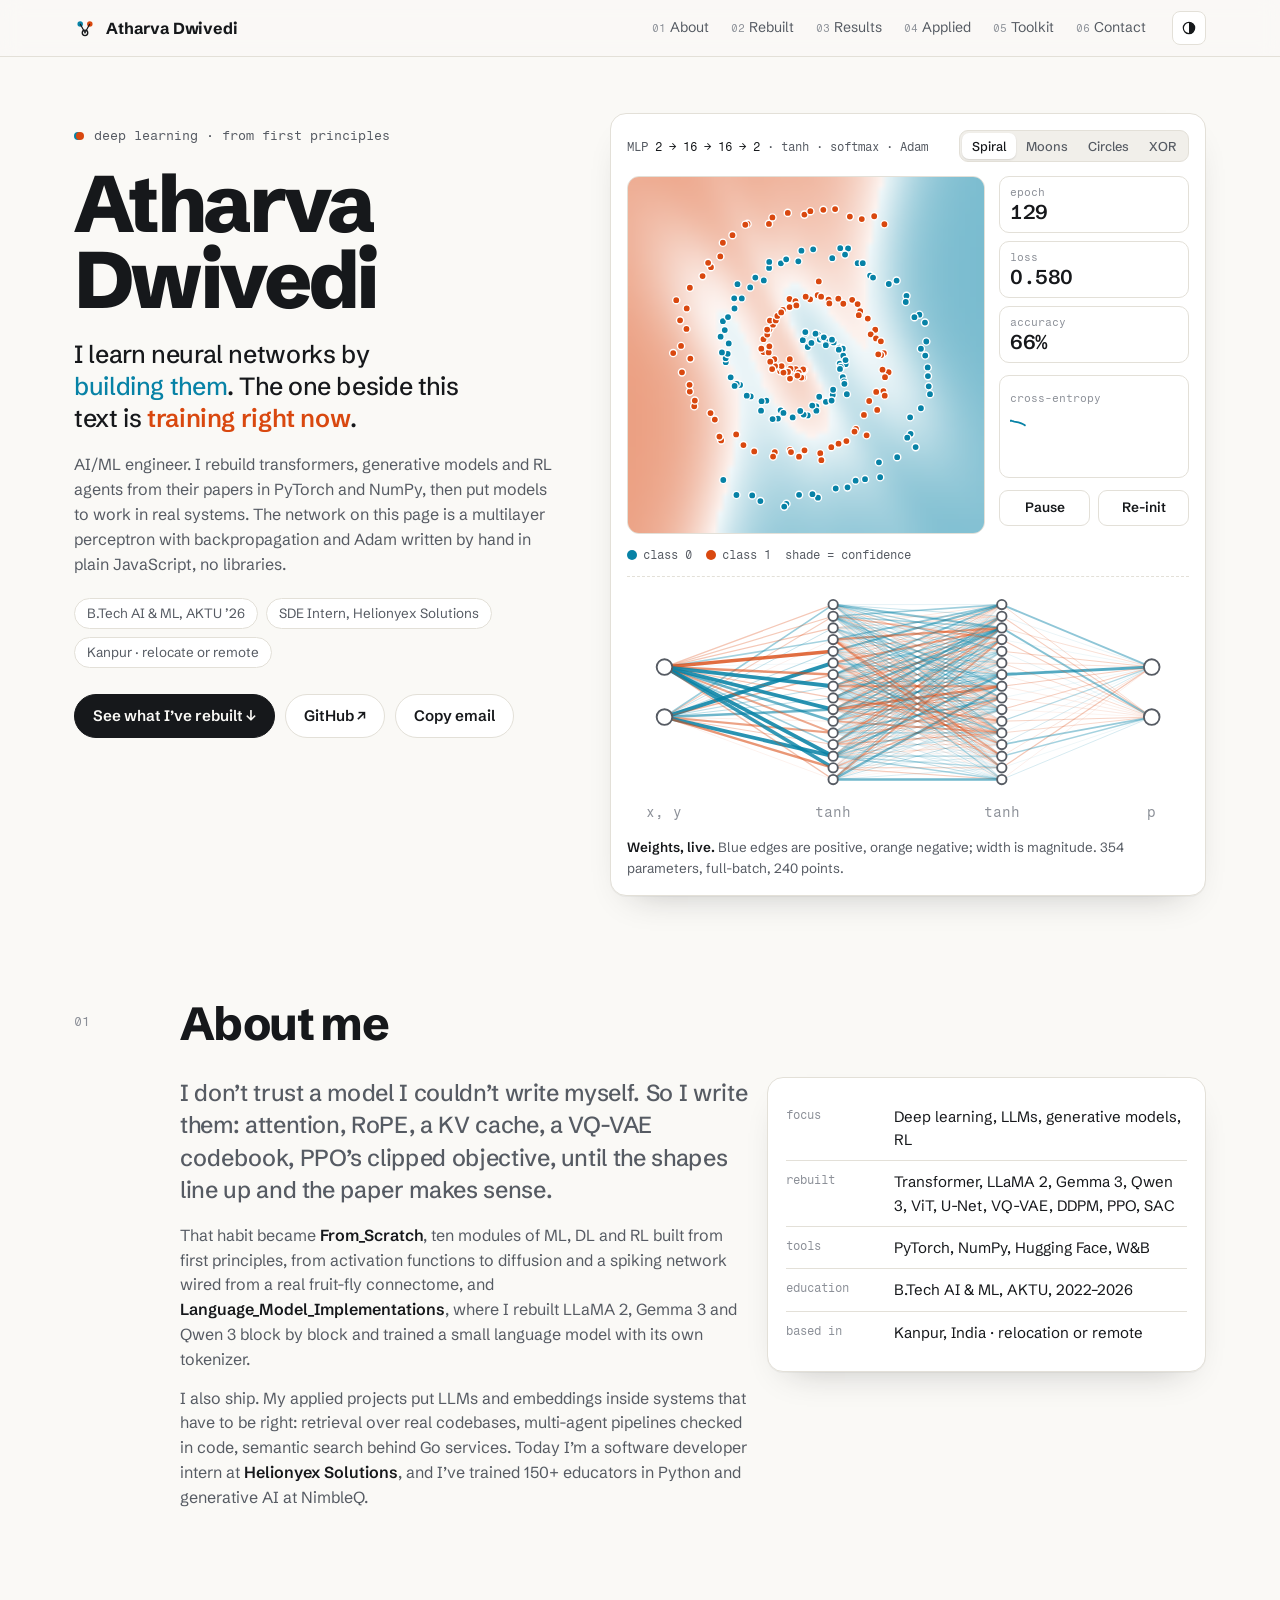
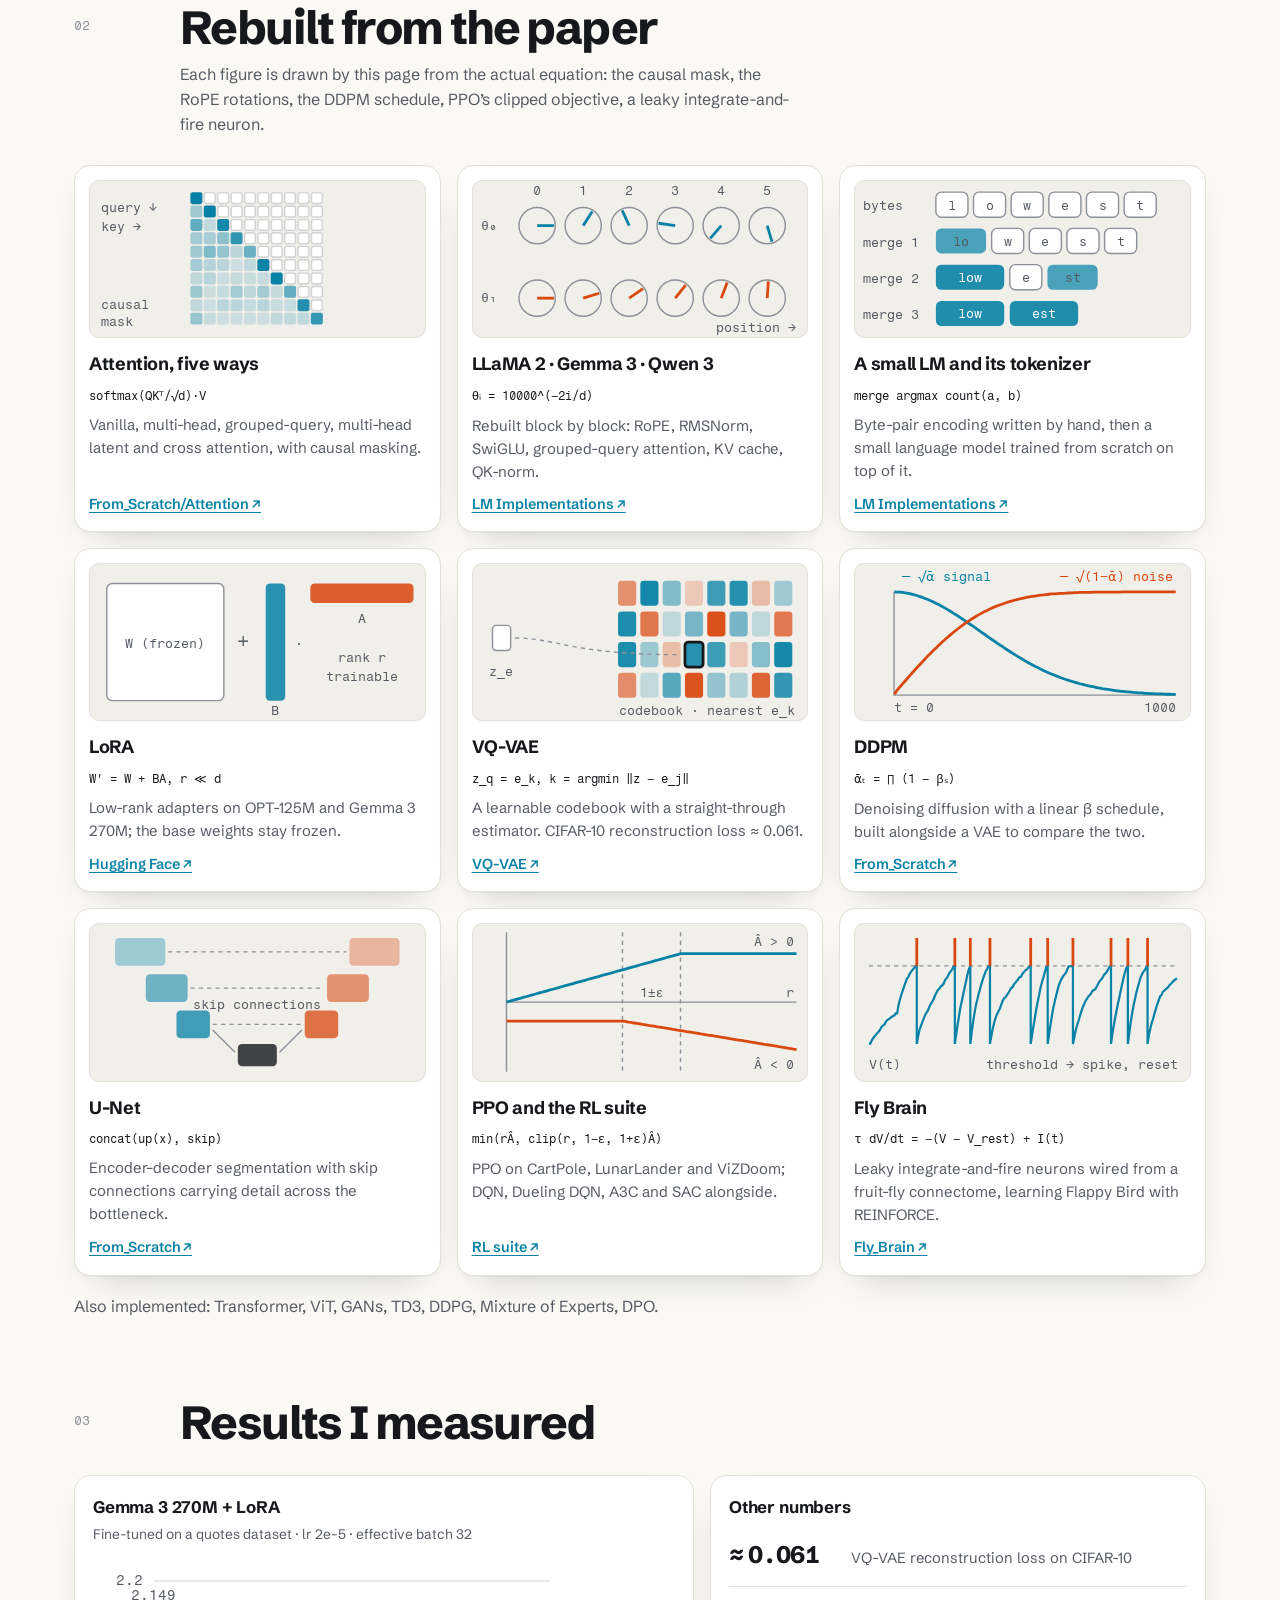
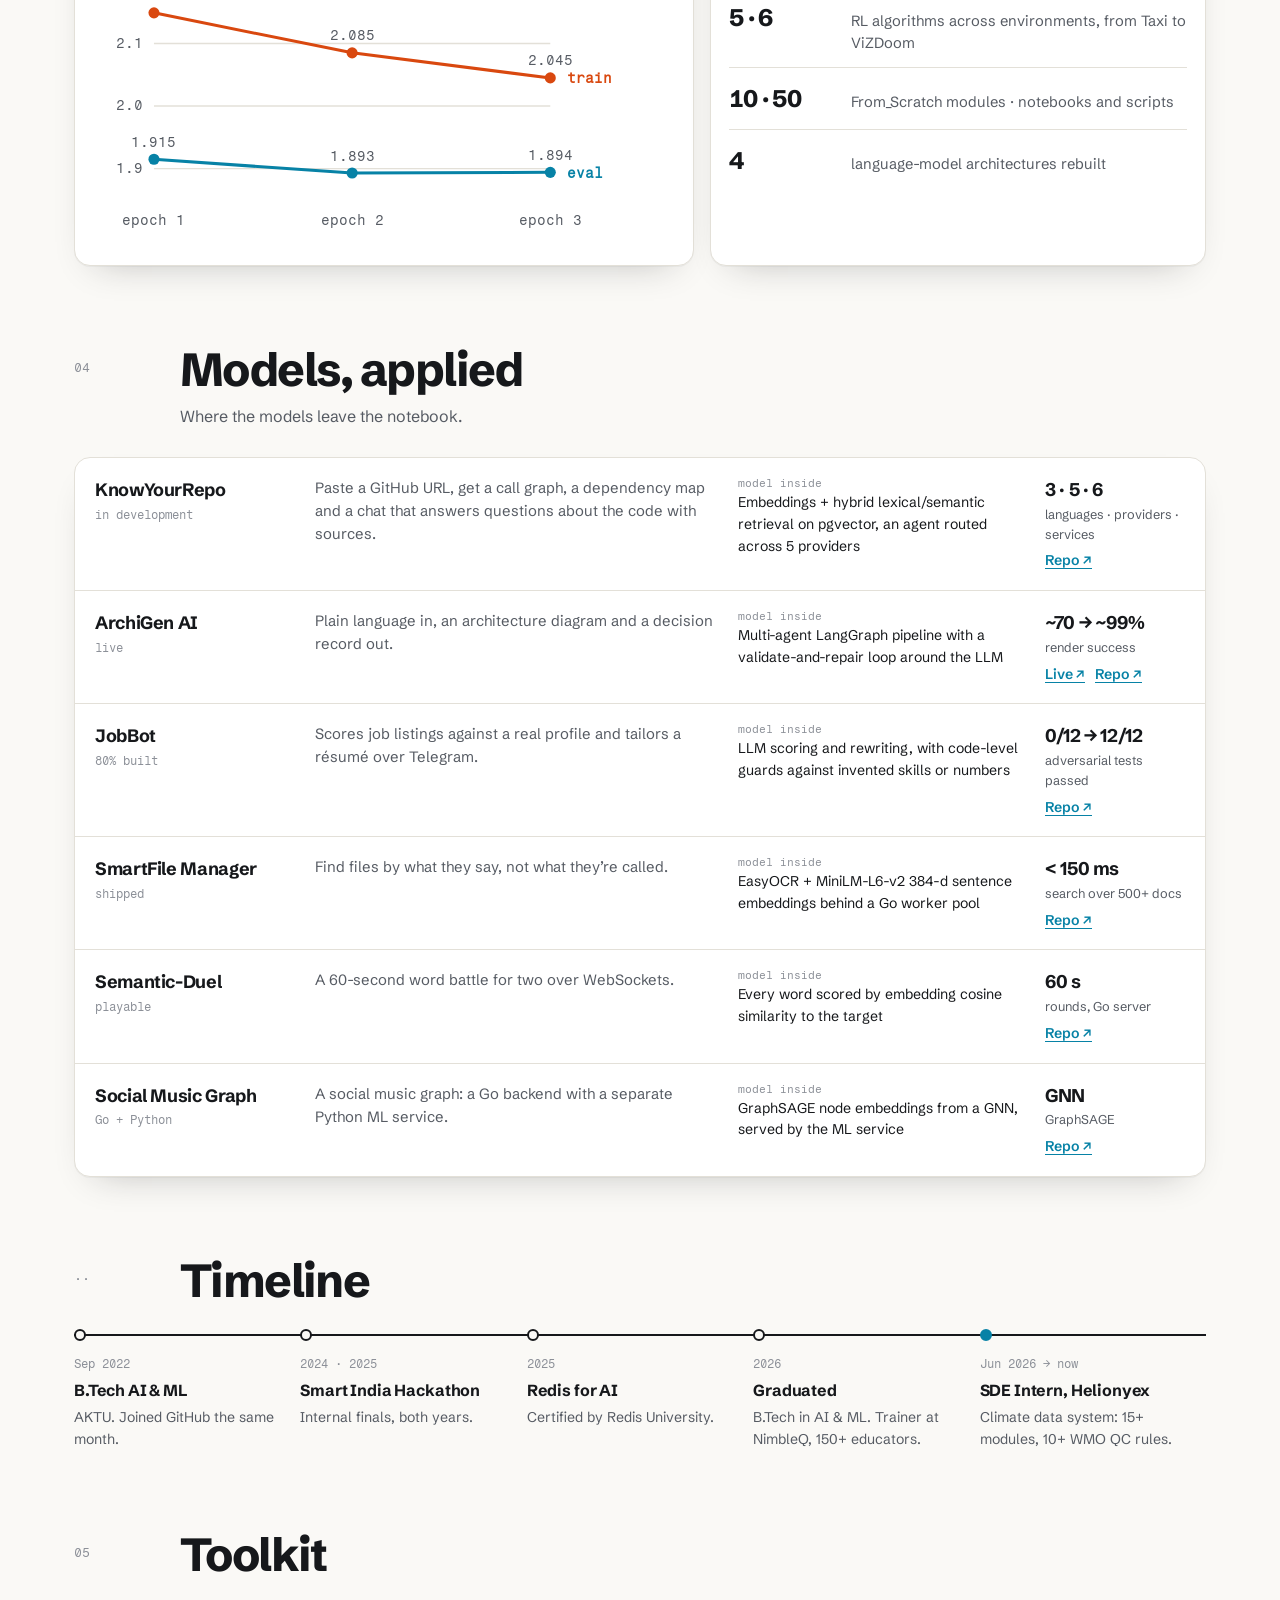
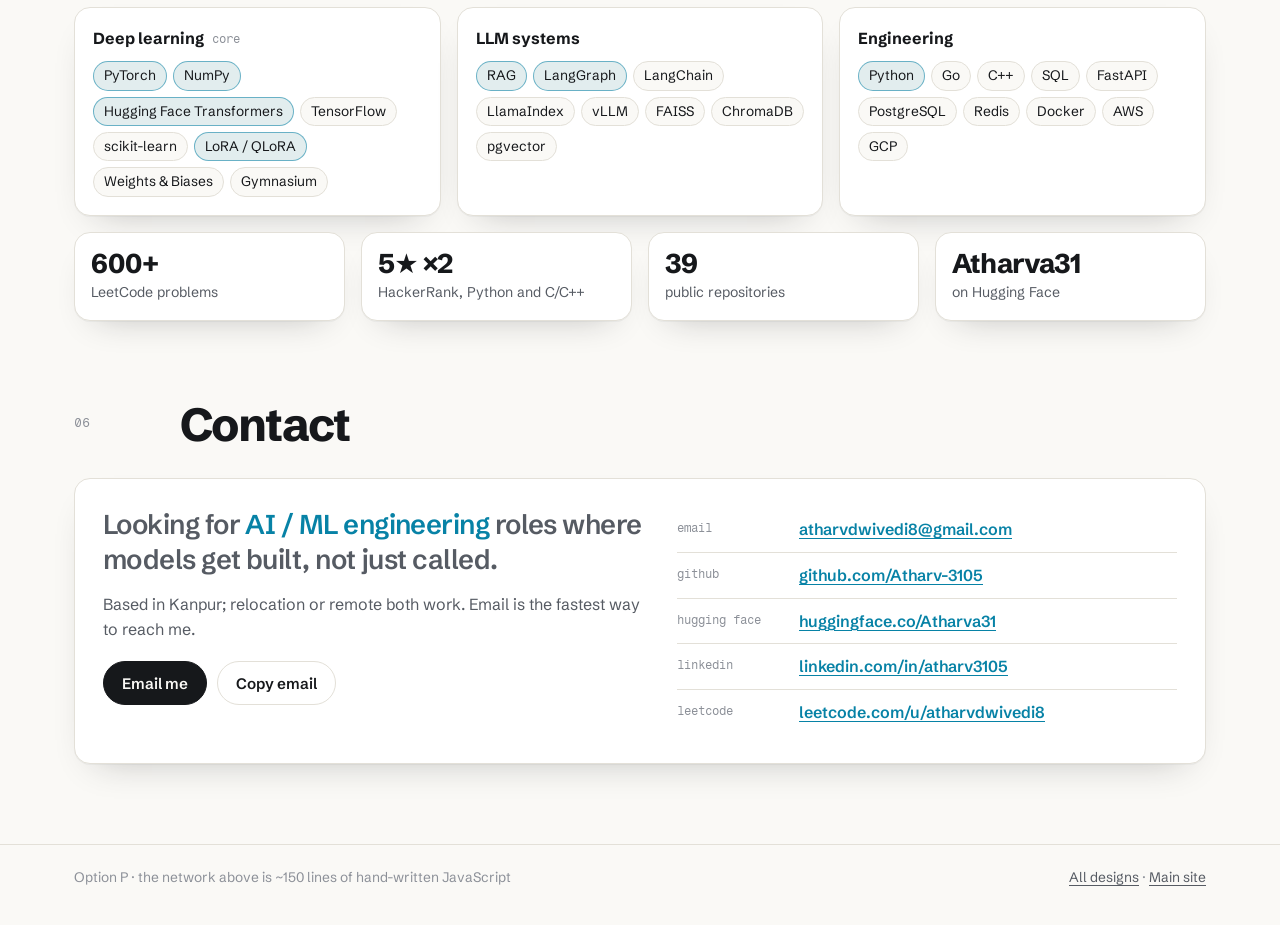
<file: docs/designs/playground/index.html>
<!doctype html>
<html lang="en">
<head>
<meta charset="utf-8">
<meta name="viewport" content="width=device-width, initial-scale=1">
<title>Atharva Dwivedi · Playground</title>
<meta name="description" content="Atharva Dwivedi builds neural networks from first principles. A from-scratch MLP trains live on this page, followed by the transformers, generative models and RL agents he has rebuilt from their papers.">
<link rel="icon" href="data:image/svg+xml,%3Csvg xmlns='http://www.w3.org/2000/svg' viewBox='0 0 32 32'%3E%3Crect width='32' height='32' rx='8' fill='%2316181B'/%3E%3Ccircle cx='10' cy='11' r='3.2' fill='%231E9FB8'/%3E%3Ccircle cx='22' cy='11' r='3.2' fill='%23E8642E'/%3E%3Ccircle cx='16' cy='22' r='3.2' fill='%23FAF9F6'/%3E%3Cpath d='M10 11L16 22L22 11' stroke='%23FAF9F6' stroke-width='1.5' fill='none'/%3E%3C/svg%3E">
<link rel="preconnect" href="https://fonts.googleapis.com">
<link rel="preconnect" href="https://fonts.gstatic.com" crossorigin>
<link href="https://fonts.googleapis.com/css2?family=Schibsted+Grotesk:wght@400..800&family=Fragment+Mono:ital@0;1&display=swap" rel="stylesheet">
<script>
  try { var t = localStorage.getItem("pg-theme"); if (t === "light" || t === "dark") document.documentElement.setAttribute("data-theme", t); } catch (e) {}
</script>
<style>
:root {
  --font: "Schibsted Grotesk", system-ui, -apple-system, "Segoe UI", sans-serif;
  --mono: "Fragment Mono", ui-monospace, "SF Mono", Menlo, monospace;
  --bg: #FAF9F6; --panel: #FFFFFF; --panel-2: #F1EFEA;
  --ink: #16181B; --ink-2: #565B63; --ink-3: #8C9098; --rule: #E3E0D8;
  --a: #0782A6; --b: #D9480F;
  --link: #0782A6;
  --shadow: 0 1px 0 rgba(22, 24, 27, .04), 0 16px 36px -22px rgba(22, 24, 27, .3);
  color-scheme: light;
}
@media (prefers-color-scheme: dark) {
  :root:not([data-theme="light"]) {
    --bg: #101214; --panel: #16191C; --panel-2: #1D2125;
    --ink: #ECEDEE; --ink-2: #A5AAB1; --ink-3: #727780; --rule: #272B30;
    --a: #1E9FB8; --b: #E8642E; --link: #4DB8CE;
    --shadow: 0 1px 0 rgba(0, 0, 0, .3), 0 18px 40px -22px rgba(0, 0, 0, .8);
    color-scheme: dark;
  }
}
:root[data-theme="dark"] {
  --bg: #101214; --panel: #16191C; --panel-2: #1D2125;
  --ink: #ECEDEE; --ink-2: #A5AAB1; --ink-3: #727780; --rule: #272B30;
  --a: #1E9FB8; --b: #E8642E; --link: #4DB8CE;
  --shadow: 0 1px 0 rgba(0, 0, 0, .3), 0 18px 40px -22px rgba(0, 0, 0, .8);
  color-scheme: dark;
}
*, *::before, *::after { box-sizing: border-box; }
html { scroll-behavior: smooth; scroll-padding-top: 70px; overflow-x: clip; -webkit-text-size-adjust: 100%; }
body { margin: 0; background: var(--bg); color: var(--ink); font-family: var(--font); font-size: 16px; line-height: 1.55; -webkit-font-smoothing: antialiased; }
a { color: var(--link); text-underline-offset: 3px; text-decoration-thickness: 1px; }
a:hover { text-decoration-thickness: 2px; }
:focus-visible { outline: 2px solid var(--a); outline-offset: 2px; border-radius: 4px; }
.wrap { max-width: 1180px; margin: 0 auto; padding: 0 24px; }
.mono { font-family: var(--mono); }
.panel { background: var(--panel); border: 1px solid var(--rule); border-radius: 16px; box-shadow: var(--shadow); }

/* top */
.top { position: sticky; top: 0; z-index: 20; background: color-mix(in srgb, var(--bg) 86%, transparent); backdrop-filter: blur(10px); -webkit-backdrop-filter: blur(10px); border-bottom: 1px solid var(--rule); }
.top__in { display: flex; align-items: center; gap: 16px; height: 56px; }
.brand { display: flex; align-items: center; gap: 10px; color: var(--ink); text-decoration: none; font-weight: 700; letter-spacing: -0.01em; }
.nav { margin-left: auto; display: flex; gap: 2px; }
.nav a { font-size: 0.88rem; color: var(--ink-2); text-decoration: none; padding: 6px 10px; border-radius: 7px; white-space: nowrap; }
.nav a:hover { color: var(--ink); background: var(--panel-2); }
.nav a i { font-style: normal; font-family: var(--mono); font-size: 0.7rem; color: var(--ink-3); margin-right: 4px; }
.theme-btn { display: grid; place-items: center; width: 34px; height: 34px; padding: 0; border-radius: 8px; border: 1px solid var(--rule); background: var(--panel); color: var(--ink); cursor: pointer; flex: 0 0 auto; }

/* hero */
.hero { padding: 56px 0 24px; }
.hero__grid { display: grid; grid-template-columns: minmax(0, 0.9fr) minmax(0, 1.1fr); gap: 48px; align-items: start; }
.eyebrow { font-family: var(--mono); font-size: 0.8rem; color: var(--ink-2); display: flex; flex-wrap: wrap; gap: 6px 10px; align-items: center; }
.eyebrow i { width: 8px; height: 8px; border-radius: 50%; background: var(--a); display: inline-block; }
.eyebrow i + i { background: var(--b); margin-left: -6px; }
h1 { font-size: clamp(2.8rem, 6.6vw, 5rem); line-height: 0.95; letter-spacing: -0.045em; margin: 20px 0 20px; font-weight: 800; }
.lede { font-size: clamp(1.25rem, 2.1vw, 1.55rem); line-height: 1.3; letter-spacing: -0.015em; margin: 0 0 18px; font-weight: 500; max-width: 26ch; }
.lede span { color: var(--a); }
.lede b { color: var(--b); font-weight: 600; }
.body { color: var(--ink-2); margin: 0 0 22px; max-width: 50ch; }
.meta { display: flex; flex-wrap: wrap; gap: 8px; margin: 0 0 26px; padding: 0; list-style: none; }
.meta li { font-size: 0.84rem; color: var(--ink-2); border: 1px solid var(--rule); border-radius: 999px; padding: 4px 12px; background: var(--panel); }
.btns { display: flex; flex-wrap: wrap; gap: 10px; }
.btn { display: inline-flex; align-items: center; gap: 8px; height: 44px; padding: 0 18px; border-radius: 999px; border: 1px solid var(--rule); background: var(--panel); color: var(--ink); font: 600 0.95rem var(--font); text-decoration: none; cursor: pointer; }
.btn:hover { border-color: var(--ink-3); }
.btn--fill { background: var(--ink); color: var(--bg); border-color: var(--ink); }
.btn--fill:hover { opacity: .9; border-color: var(--ink); }

/* playground */
.pg { padding: 16px; display: grid; gap: 14px; }
.pg__hd { display: flex; flex-wrap: wrap; align-items: center; justify-content: space-between; gap: 10px; }
.arch { font: 0.78rem var(--mono); color: var(--ink-2); }
.arch b { color: var(--ink); font-weight: 400; }
.seg { display: inline-flex; border: 1px solid var(--rule); border-radius: 9px; padding: 2px; background: var(--panel-2); }
.seg button { font: 500 0.8rem var(--font); color: var(--ink-2); background: none; border: 0; border-radius: 7px; padding: 5px 10px; cursor: pointer; }
.seg button[aria-pressed="true"] { background: var(--panel); color: var(--ink); box-shadow: 0 1px 2px rgba(0, 0, 0, .12); }
.pg__body { display: grid; grid-template-columns: minmax(0, 1fr) 190px; gap: 14px; }
.field { position: relative; aspect-ratio: 1; border-radius: 12px; overflow: hidden; border: 1px solid var(--rule); background: var(--panel-2); }
.field canvas { position: absolute; inset: 0; width: 100%; height: 100%; display: block; }
.side { display: flex; flex-direction: column; gap: 12px; min-width: 0; }
.stats { display: grid; grid-template-columns: 1fr; gap: 8px; margin: 0; }
.stats div { border: 1px solid var(--rule); border-radius: 10px; padding: 8px 10px; }
.stats dt { font: 0.7rem var(--mono); color: var(--ink-3); }
.stats dd { margin: 0; font: 600 1.25rem var(--font); letter-spacing: -0.02em; font-variant-numeric: tabular-nums; }
.spark { border: 1px solid var(--rule); border-radius: 10px; padding: 8px 10px; }
.spark span { font: 0.7rem var(--mono); color: var(--ink-3); }
.spark canvas { display: block; width: 100%; height: 56px; margin-top: 4px; }
.ctrl { display: flex; gap: 8px; }
.ctrl button { flex: 1; height: 36px; border-radius: 9px; border: 1px solid var(--rule); background: var(--panel); color: var(--ink); font: 600 0.85rem var(--font); cursor: pointer; }
.ctrl button:hover { border-color: var(--ink-3); }
.net { border-top: 1px dashed var(--rule); padding-top: 12px; }
.net svg { display: block; width: 100%; height: auto; }
.net line { stroke-linecap: round; }
.net circle { fill: var(--panel); stroke: var(--ink-2); stroke-width: 1.2; }
.net text { font: 9px var(--mono); fill: var(--ink-3); }
.cap { margin: 0; font-size: 0.84rem; color: var(--ink-2); }
.cap b { color: var(--ink); font-weight: 600; }
.legend { display: flex; gap: 14px; font: 0.74rem var(--mono); color: var(--ink-2); }
.legend span { display: inline-flex; align-items: center; gap: 6px; }
.legend i { width: 10px; height: 10px; border-radius: 50%; display: inline-block; }

/* sections */
section.sec { padding: 80px 0 0; }
.sec__hd { display: grid; grid-template-columns: 90px minmax(0, 1fr); gap: 0 16px; margin-bottom: 28px; }
.sec__hd .n { font: 0.8rem var(--mono); color: var(--ink-3); padding-top: 14px; }
.sec__hd h2 { margin: 0; font-size: clamp(2rem, 4vw, 2.9rem); line-height: 1.05; letter-spacing: -0.035em; font-weight: 750; }
.sec__hd p { margin: 10px 0 0; color: var(--ink-2); max-width: 62ch; }

.about { display: grid; grid-template-columns: 90px minmax(0, 1.3fr) minmax(0, 1fr); gap: 16px 16px; }
.about > div:first-child { grid-column: 2; }
.about .big { font-size: clamp(1.2rem, 2vw, 1.45rem); line-height: 1.4; letter-spacing: -0.015em; margin: 0 0 16px; font-weight: 500; }
.about p { color: var(--ink-2); margin: 0 0 14px; }
.about p strong { color: var(--ink); font-weight: 600; }
.facts { margin: 0; padding: 18px; display: grid; gap: 0; align-self: start; }
.facts div { display: grid; grid-template-columns: 96px minmax(0, 1fr); gap: 12px; padding: 9px 0; border-bottom: 1px solid var(--rule); }
.facts div:last-child { border-bottom: 0; }
.facts dt { font: 0.74rem var(--mono); color: var(--ink-3); padding-top: 3px; }
.facts dd { margin: 0; font-size: 0.94rem; }

.impls { display: grid; grid-template-columns: repeat(3, minmax(0, 1fr)); gap: 16px; }
.impl { padding: 14px 14px 16px; display: flex; flex-direction: column; gap: 10px; }
.fig { border-radius: 10px; background: var(--panel-2); border: 1px solid var(--rule); }
.fig svg { display: block; width: 100%; height: auto; }
.fig .ax { stroke: var(--ink-3); stroke-width: 1; fill: none; }
.fig .grid { stroke: var(--rule); stroke-width: 1; }
.fig .la { stroke: var(--a); stroke-width: 2; fill: none; }
.fig .lb { stroke: var(--b); stroke-width: 2; fill: none; }
.fig .fa { fill: var(--a); }
.fig .fb { fill: var(--b); }
.fig .fi { fill: var(--ink); }
.fig .fp { fill: var(--panel); stroke: var(--ink-3); stroke-width: 1; }
.fig .dash { stroke: var(--ink-3); stroke-dasharray: 3 3; stroke-width: 1; fill: none; }
.fig text { font: 9px var(--mono); fill: var(--ink-2); }
.fig text.tw { fill: #fff; }
.fig text.ta { fill: var(--a); }
.fig text.tb { fill: var(--b); }
.impl h3 { margin: 2px 0 0; font-size: 1.12rem; letter-spacing: -0.02em; font-weight: 700; }
.impl p { margin: 0; color: var(--ink-2); font-size: 0.93rem; }
.impl .eq { font: 0.78rem var(--mono); color: var(--ink); }
.impl a { margin-top: auto; font-weight: 600; font-size: 0.9rem; }
.more { margin: 18px 0 0; color: var(--ink-2); }

.results { display: grid; grid-template-columns: minmax(0, 1.25fr) minmax(0, 1fr); gap: 16px; }
.chart { padding: 18px; }
.chart h3, .nums h3 { margin: 0 0 4px; font-size: 1.05rem; font-weight: 700; letter-spacing: -0.01em; }
.chart p.sub { margin: 0 0 10px; font-size: 0.86rem; color: var(--ink-2); }
.chart svg { display: block; width: 100%; height: auto; }
.chart text { font: 10px var(--mono); fill: var(--ink-2); }
.chart .ax { stroke: var(--rule); }
.chart .la { stroke: var(--a); stroke-width: 2.2; fill: none; }
.chart .lb { stroke: var(--b); stroke-width: 2.2; fill: none; }
.chart .fa { fill: var(--a); } .chart .fb { fill: var(--b); }
.chart .ta { fill: var(--a); font-weight: 600; } .chart .tb { fill: var(--b); font-weight: 600; }
.nums { padding: 18px; display: grid; gap: 0; align-content: start; }
.nums div { display: grid; grid-template-columns: 110px minmax(0, 1fr); gap: 12px; padding: 12px 0; border-bottom: 1px solid var(--rule); align-items: baseline; }
.nums div:last-child { border-bottom: 0; }
.nums b { font-size: 1.5rem; letter-spacing: -0.03em; font-weight: 750; font-variant-numeric: tabular-nums; }
.nums span { color: var(--ink-2); font-size: 0.92rem; }

.apps { overflow: hidden; }
.app { display: grid; grid-template-columns: 200px minmax(0, 1.4fr) minmax(0, 1fr) 140px; gap: 20px; padding: 18px 20px; border-bottom: 1px solid var(--rule); align-items: start; }
.app:last-child { border-bottom: 0; }
.app h3 { margin: 0; font-size: 1.12rem; letter-spacing: -0.02em; font-weight: 700; }
.app h3 + span { display: block; font: 0.72rem var(--mono); color: var(--ink-3); margin-top: 4px; }
.app p { margin: 0; color: var(--ink-2); font-size: 0.93rem; }
.app .model { font-size: 0.88rem; color: var(--ink); }
.app .model i { display: block; font: normal 0.7rem var(--mono); color: var(--ink-3); margin-bottom: 2px; }
.app .m b { display: block; font-size: 1.15rem; font-weight: 700; letter-spacing: -0.02em; }
.app .m span { display: block; font-size: 0.8rem; color: var(--ink-2); }
.app .m a { display: inline-block; margin-top: 6px; font-weight: 600; font-size: 0.88rem; margin-right: 10px; }

.tl { display: grid; grid-template-columns: repeat(5, minmax(0, 1fr)); gap: 0; border-top: 2px solid var(--ink); }
.tl li { list-style: none; padding: 14px 16px 0 0; position: relative; }
.tl li::before { content: ""; position: absolute; top: -7px; left: 0; width: 12px; height: 12px; border-radius: 50%; background: var(--bg); border: 2px solid var(--ink); }
.tl li:last-child::before { background: var(--a); border-color: var(--a); }
.tl time { font: 0.76rem var(--mono); color: var(--ink-3); }
.tl h3 { margin: 4px 0 4px; font-size: 1rem; font-weight: 700; letter-spacing: -0.01em; }
.tl p { margin: 0; font-size: 0.88rem; color: var(--ink-2); }
ol.tl { margin: 0; padding: 0; }

.kit { display: grid; grid-template-columns: repeat(3, minmax(0, 1fr)); gap: 16px; }
.kit > div { padding: 18px; }
.kit h3 { margin: 0 0 10px; font-size: 1rem; font-weight: 700; display: flex; align-items: center; gap: 8px; }
.kit h3 i { font: normal 0.72rem var(--mono); color: var(--ink-3); }
.chips { display: flex; flex-wrap: wrap; gap: 6px; margin: 0; padding: 0; list-style: none; }
.chips li { font-size: 0.86rem; border: 1px solid var(--rule); border-radius: 999px; padding: 3px 10px; background: var(--bg); }
.chips li.k { border-color: color-mix(in srgb, var(--a) 55%, transparent); background: color-mix(in srgb, var(--a) 10%, var(--bg)); }

.hl { display: grid; grid-template-columns: repeat(4, minmax(0, 1fr)); gap: 16px; margin-top: 16px; }
.hl div { padding: 16px; }
.hl b { display: block; font-size: 1.7rem; font-weight: 750; letter-spacing: -0.03em; line-height: 1.1; }
.hl span { display: block; font-size: 0.88rem; color: var(--ink-2); margin-top: 4px; }

.contact { display: grid; grid-template-columns: minmax(0, 1.1fr) minmax(0, 1fr); gap: 24px; padding: 28px; align-items: start; }
.contact .pitch { font-size: clamp(1.3rem, 2.4vw, 1.7rem); line-height: 1.3; letter-spacing: -0.02em; margin: 0 0 14px; font-weight: 600; }
.contact .pitch span { color: var(--a); }
.contact p { color: var(--ink-2); margin: 0 0 20px; }
.links { margin: 0; padding: 0; list-style: none; }
.links li { display: grid; grid-template-columns: 110px minmax(0, 1fr); gap: 12px; padding: 10px 0; border-bottom: 1px solid var(--rule); }
.links li:last-child { border-bottom: 0; }
.links span { font: 0.76rem var(--mono); color: var(--ink-3); padding-top: 3px; }
.links a { font-weight: 600; overflow-wrap: anywhere; }

footer { margin-top: 80px; border-top: 1px solid var(--rule); padding: 22px 0 40px; font-size: 0.86rem; color: var(--ink-3); }
footer .wrap { display: flex; flex-wrap: wrap; gap: 8px 20px; justify-content: space-between; }
footer a { color: var(--ink-2); }
.toast { position: fixed; left: 50%; bottom: 22px; transform: translate(-50%, 20px); opacity: 0; pointer-events: none; background: var(--ink); color: var(--bg); font: 600 0.86rem var(--font); padding: 9px 16px; border-radius: 999px; transition: opacity .2s, transform .2s; z-index: 50; }
.toast.on { opacity: 1; transform: translate(-50%, 0); }

@media (max-width: 1040px) {
  .hero__grid { grid-template-columns: minmax(0, 1fr); gap: 36px; }
  .impls { grid-template-columns: repeat(2, minmax(0, 1fr)); }
  .app { grid-template-columns: 180px minmax(0, 1fr) minmax(0, 1fr); }
  .app .m { grid-column: 2 / -1; display: flex; flex-wrap: wrap; gap: 4px 18px; align-items: baseline; }
  .app .m a { margin-top: 0; }
  .hl { grid-template-columns: repeat(2, minmax(0, 1fr)); }
  .tl { grid-template-columns: repeat(3, minmax(0, 1fr)); row-gap: 24px; }
}
@media (max-width: 860px) {
  .nav { display: none; }
  .theme-btn { margin-left: auto; }
  .about, .results, .contact { grid-template-columns: minmax(0, 1fr); }
  .about > div:first-child { grid-column: auto; }
  .sec__hd { grid-template-columns: minmax(0, 1fr); }
  .sec__hd .n { padding-top: 0; margin-bottom: 6px; }
  .kit { grid-template-columns: minmax(0, 1fr); }
  .app { grid-template-columns: minmax(0, 1fr); gap: 10px; }
  .app .m { grid-column: auto; }
}
@media (max-width: 600px) {
  .wrap { padding: 0 16px; }
  .hero { padding-top: 36px; }
  .pg { padding: 12px; }
  .pg__body { grid-template-columns: minmax(0, 1fr); }
  .stats { grid-template-columns: repeat(3, minmax(0, 1fr)); }
  .stats dd { font-size: 1.05rem; }
  .impls { grid-template-columns: minmax(0, 1fr); }
  ol.tl { grid-template-columns: minmax(0, 1fr); border-top: 0; border-left: 2px solid var(--ink); padding-left: 20px; margin-left: 6px; row-gap: 18px; }
  .tl li { padding: 0; }
  .tl li::before { top: 4px; left: -27px; }
  .hl { grid-template-columns: minmax(0, 1fr) minmax(0, 1fr); gap: 10px; }
  .hl b { font-size: 1.35rem; }
  .contact { padding: 20px; }
  .links li, .facts div, .nums div { grid-template-columns: minmax(0, 1fr); gap: 2px; }
}
@media (prefers-reduced-motion: reduce) { html { scroll-behavior: auto; } }
</style>
</head>
<body>
<header class="top">
  <div class="wrap top__in">
    <a class="brand" href="#top"><svg width="22" height="22" viewBox="0 0 32 32" aria-hidden="true"><circle cx="9" cy="10" r="4" fill="var(--a)"/><circle cx="23" cy="10" r="4" fill="var(--b)"/><circle cx="16" cy="23" r="4" fill="none" stroke="currentColor" stroke-width="2"/><path d="M9 10L16 23L23 10" stroke="currentColor" stroke-width="1.6" fill="none"/></svg>Atharva Dwivedi</a>
    <nav class="nav" aria-label="Sections">
      <a href="#about"><i>01</i>About</a><a href="#built"><i>02</i>Rebuilt</a><a href="#results"><i>03</i>Results</a><a href="#applied"><i>04</i>Applied</a><a href="#toolkit"><i>05</i>Toolkit</a><a href="#contact"><i>06</i>Contact</a>
    </nav>
    <button class="theme-btn" id="theme-btn" type="button" aria-label="Switch to dark theme"><svg viewBox="0 0 24 24" width="16" height="16" aria-hidden="true"><circle cx="12" cy="12" r="8.5" fill="none" stroke="currentColor" stroke-width="1.8"/><path d="M12 3.5a8.5 8.5 0 0 1 0 17z" fill="currentColor"/></svg></button>
  </div>
</header>

<main id="top">
  <section class="hero">
    <div class="wrap hero__grid">
      <div>
        <p class="eyebrow"><span><i></i><i></i></span>deep learning · from first principles</p>
        <h1>Atharva Dwivedi</h1>
        <p class="lede">I learn neural networks by <span>building them</span>. The one beside this text is <b>training right now</b>.</p>
        <p class="body">AI/ML engineer. I rebuild transformers, generative models and RL agents from their papers in PyTorch and NumPy, then put models to work in real systems. The network on this page is a multilayer perceptron with backpropagation and Adam written by hand in plain JavaScript, no libraries.</p>
        <ul class="meta">
          <li>B.Tech AI &amp; ML, AKTU ’26</li>
          <li>SDE Intern, Helionyex Solutions</li>
          <li>Kanpur · relocate or remote</li>
        </ul>
        <div class="btns">
          <a class="btn btn--fill" href="#built">See what I’ve rebuilt ↓</a>
          <a class="btn" href="https://github.com/Atharv-3105" target="_blank" rel="noopener">GitHub ↗</a>
          <button class="btn" type="button" data-copy="atharvdwivedi8@gmail.com">Copy email</button>
        </div>
      </div>

      <div class="panel pg" aria-label="Neural network playground">
        <div class="pg__hd">
          <span class="arch">MLP <b>2 → 16 → 16 → 2</b> · tanh · softmax · Adam</span>
          <div class="seg" role="group" aria-label="Dataset">
            <button type="button" data-ds="spiral" aria-pressed="true">Spiral</button><button type="button" data-ds="moons" aria-pressed="false">Moons</button><button type="button" data-ds="circles" aria-pressed="false">Circles</button><button type="button" data-ds="xor" aria-pressed="false">XOR</button>
          </div>
        </div>
        <div class="pg__body">
          <div class="field"><canvas id="field" role="img" aria-label="Decision boundary of the network over the two-class dataset"></canvas></div>
          <div class="side">
            <dl class="stats">
              <div><dt>epoch</dt><dd id="s-ep">0</dd></div>
              <div><dt>loss</dt><dd id="s-loss">–</dd></div>
              <div><dt>accuracy</dt><dd id="s-acc">–</dd></div>
            </dl>
            <div class="spark"><span>cross-entropy</span><canvas id="spark" aria-hidden="true"></canvas></div>
            <div class="ctrl"><button type="button" id="b-play">Pause</button><button type="button" id="b-reset">Re-init</button></div>
          </div>
        </div>
        <div class="legend"><span><i style="background:var(--a)"></i>class 0</span><span><i style="background:var(--b)"></i>class 1</span><span>shade = confidence</span></div>
        <div class="net"><svg id="net" viewBox="0 0 360 150" aria-label="Network weights: line colour is sign, width is magnitude" role="img"></svg></div>
        <p class="cap"><b>Weights, live.</b> Blue edges are positive, orange negative; width is magnitude. 354 parameters, full-batch, 240 points.</p>
      </div>
    </div>
  </section>

  <section class="sec" id="about">
    <div class="wrap">
      <div class="sec__hd"><span class="n">01</span><div><h2>About me</h2></div></div>
      <div class="about">
        <div>
          <p class="big">I don’t trust a model I couldn’t write myself. So I write them: attention, RoPE, a KV cache, a VQ-VAE codebook, PPO’s clipped objective, until the shapes line up and the paper makes sense.</p>
          <p>That habit became <strong>From_Scratch</strong>, ten modules of ML, DL and RL built from first principles, from activation functions to diffusion and a spiking network wired from a real fruit-fly connectome, and <strong>Language_Model_Implementations</strong>, where I rebuilt LLaMA&nbsp;2, Gemma&nbsp;3 and Qwen&nbsp;3 block by block and trained a small language model with its own tokenizer.</p>
          <p>I also ship. My applied projects put LLMs and embeddings inside systems that have to be right: retrieval over real codebases, multi-agent pipelines checked in code, semantic search behind Go services. Today I’m a software developer intern at <strong>Helionyex Solutions</strong>, and I’ve trained 150+ educators in Python and generative AI at NimbleQ.</p>
        </div>
        <dl class="panel facts">
          <div><dt>focus</dt><dd>Deep learning, LLMs, generative models, RL</dd></div>
          <div><dt>rebuilt</dt><dd>Transformer, LLaMA 2, Gemma 3, Qwen 3, ViT, U-Net, VQ-VAE, DDPM, PPO, SAC</dd></div>
          <div><dt>tools</dt><dd>PyTorch, NumPy, Hugging Face, W&amp;B</dd></div>
          <div><dt>education</dt><dd>B.Tech AI &amp; ML, AKTU, 2022–2026</dd></div>
          <div><dt>based in</dt><dd>Kanpur, India · relocation or remote</dd></div>
        </dl>
      </div>
    </div>
  </section>

  <section class="sec" id="built">
    <div class="wrap">
      <div class="sec__hd"><span class="n">02</span><div><h2>Rebuilt from the paper</h2><p>Each figure is drawn by this page from the actual equation: the causal mask, the RoPE rotations, the DDPM schedule, PPO’s clipped objective, a leaky integrate-and-fire neuron.</p></div></div>
      <div class="impls">
        <article class="panel impl"><div class="fig" data-fig="attn"></div><h3>Attention, five ways</h3><p class="eq">softmax(QKᵀ/√d)·V</p><p>Vanilla, multi-head, grouped-query, multi-head latent and cross attention, with causal masking.</p><a href="https://github.com/Atharv-3105/From_Scratch/tree/master/Attention" target="_blank" rel="noopener">From_Scratch/Attention ↗</a></article>
        <article class="panel impl"><div class="fig" data-fig="rope"></div><h3>LLaMA 2 · Gemma 3 · Qwen 3</h3><p class="eq">θᵢ = 10000^(−2i/d)</p><p>Rebuilt block by block: RoPE, RMSNorm, SwiGLU, grouped-query attention, KV cache, QK-norm.</p><a href="https://github.com/Atharv-3105/Language_Model_Implementations" target="_blank" rel="noopener">LM Implementations ↗</a></article>
        <article class="panel impl"><div class="fig" data-fig="bpe"></div><h3>A small LM and its tokenizer</h3><p class="eq">merge argmax count(a, b)</p><p>Byte-pair encoding written by hand, then a small language model trained from scratch on top of it.</p><a href="https://github.com/Atharv-3105/Language_Model_Implementations" target="_blank" rel="noopener">LM Implementations ↗</a></article>
        <article class="panel impl"><div class="fig" data-fig="lora"></div><h3>LoRA</h3><p class="eq">W′ = W + BA, r ≪ d</p><p>Low-rank adapters on OPT-125M and Gemma 3 270M; the base weights stay frozen.</p><a href="https://huggingface.co/Atharva31" target="_blank" rel="noopener">Hugging Face ↗</a></article>
        <article class="panel impl"><div class="fig" data-fig="vq"></div><h3>VQ-VAE</h3><p class="eq">z_q = e_k, k = argmin ‖z − e_j‖</p><p>A learnable codebook with a straight-through estimator. CIFAR-10 reconstruction loss ≈ 0.061.</p><a href="https://github.com/Atharv-3105/VQ-VAE" target="_blank" rel="noopener">VQ-VAE ↗</a></article>
        <article class="panel impl"><div class="fig" data-fig="ddpm"></div><h3>DDPM</h3><p class="eq">ᾱₜ = ∏ (1 − βₛ)</p><p>Denoising diffusion with a linear β schedule, built alongside a VAE to compare the two.</p><a href="https://github.com/Atharv-3105/From_Scratch" target="_blank" rel="noopener">From_Scratch ↗</a></article>
        <article class="panel impl"><div class="fig" data-fig="unet"></div><h3>U-Net</h3><p class="eq">concat(up(x), skip)</p><p>Encoder–decoder segmentation with skip connections carrying detail across the bottleneck.</p><a href="https://github.com/Atharv-3105/From_Scratch" target="_blank" rel="noopener">From_Scratch ↗</a></article>
        <article class="panel impl"><div class="fig" data-fig="ppo"></div><h3>PPO and the RL suite</h3><p class="eq">min(rÂ, clip(r, 1−ε, 1+ε)Â)</p><p>PPO on CartPole, LunarLander and ViZDoom; DQN, Dueling DQN, A3C and SAC alongside.</p><a href="https://github.com/Atharv-3105/From_Scratch/tree/master/Reinforcement_Learning" target="_blank" rel="noopener">RL suite ↗</a></article>
        <article class="panel impl"><div class="fig" data-fig="lif"></div><h3>Fly Brain</h3><p class="eq">τ dV/dt = −(V − V_rest) + I(t)</p><p>Leaky integrate-and-fire neurons wired from a fruit-fly connectome, learning Flappy Bird with REINFORCE.</p><a href="https://github.com/Atharv-3105/From_Scratch/tree/master/Fly_Brain" target="_blank" rel="noopener">Fly_Brain ↗</a></article>
      </div>
      <p class="more">Also implemented: Transformer, ViT, GANs, TD3, DDPG, Mixture of Experts, DPO.</p>
    </div>
  </section>

  <section class="sec" id="results">
    <div class="wrap">
      <div class="sec__hd"><span class="n">03</span><div><h2>Results I measured</h2></div></div>
      <div class="results">
        <div class="panel chart">
          <h3>Gemma 3 270M + LoRA</h3>
          <p class="sub">Fine-tuned on a quotes dataset · lr 2e-5 · effective batch 32</p>
          <svg id="lossplot" viewBox="0 0 420 210" role="img" aria-label="Train loss 2.149, 2.085, 2.045 and eval loss 1.915, 1.893, 1.894 over epochs 1 to 3"></svg>
        </div>
        <div class="panel nums">
          <h3>Other numbers</h3>
          <div><b>≈ 0.061</b><span>VQ-VAE reconstruction loss on CIFAR-10</span></div>
          <div><b>5 · 6</b><span>RL algorithms across environments, from Taxi to ViZDoom</span></div>
          <div><b>10 · 50</b><span>From_Scratch modules · notebooks and scripts</span></div>
          <div><b>4</b><span>language-model architectures rebuilt</span></div>
        </div>
      </div>
    </div>
  </section>

  <section class="sec" id="applied">
    <div class="wrap">
      <div class="sec__hd"><span class="n">04</span><div><h2>Models, applied</h2><p>Where the models leave the notebook.</p></div></div>
      <div class="panel apps">
        <article class="app">
          <div><h3>KnowYourRepo</h3><span>in development</span></div>
          <p>Paste a GitHub URL, get a call graph, a dependency map and a chat that answers questions about the code with sources.</p>
          <p class="model"><i>model inside</i>Embeddings + hybrid lexical/semantic retrieval on pgvector, an agent routed across 5 providers</p>
          <div class="m"><b>3 · 5 · 6</b><span>languages · providers · services</span><a href="https://github.com/Atharv-3105/KnowYourRepo" target="_blank" rel="noopener">Repo ↗</a></div>
        </article>
        <article class="app">
          <div><h3>ArchiGen AI</h3><span>live</span></div>
          <p>Plain language in, an architecture diagram and a decision record out.</p>
          <p class="model"><i>model inside</i>Multi-agent LangGraph pipeline with a validate-and-repair loop around the LLM</p>
          <div class="m"><b>~70 → ~99%</b><span>render success</span><a href="https://archigenai.vercel.app/" target="_blank" rel="noopener">Live ↗</a><a href="https://github.com/Atharv-3105/ArchiGen-AI" target="_blank" rel="noopener">Repo ↗</a></div>
        </article>
        <article class="app">
          <div><h3>JobBot</h3><span>80% built</span></div>
          <p>Scores job listings against a real profile and tailors a résumé over Telegram.</p>
          <p class="model"><i>model inside</i>LLM scoring and rewriting, with code-level guards against invented skills or numbers</p>
          <div class="m"><b>0/12 → 12/12</b><span>adversarial tests passed</span><a href="https://github.com/Atharv-3105/JobBot" target="_blank" rel="noopener">Repo ↗</a></div>
        </article>
        <article class="app">
          <div><h3>SmartFile Manager</h3><span>shipped</span></div>
          <p>Find files by what they say, not what they’re called.</p>
          <p class="model"><i>model inside</i>EasyOCR + MiniLM-L6-v2 384-d sentence embeddings behind a Go worker pool</p>
          <div class="m"><b>&lt; 150 ms</b><span>search over 500+ docs</span><a href="https://github.com/Atharv-3105/SmartFile-Manager" target="_blank" rel="noopener">Repo ↗</a></div>
        </article>
        <article class="app">
          <div><h3>Semantic-Duel</h3><span>playable</span></div>
          <p>A 60-second word battle for two over WebSockets.</p>
          <p class="model"><i>model inside</i>Every word scored by embedding cosine similarity to the target</p>
          <div class="m"><b>60 s</b><span>rounds, Go server</span><a href="https://github.com/Atharv-3105/Semantic-Duel" target="_blank" rel="noopener">Repo ↗</a></div>
        </article>
        <article class="app">
          <div><h3>Social Music Graph</h3><span>Go + Python</span></div>
          <p>A social music graph: a Go backend with a separate Python ML service.</p>
          <p class="model"><i>model inside</i>GraphSAGE node embeddings from a GNN, served by the ML service</p>
          <div class="m"><b>GNN</b><span>GraphSAGE</span><a href="https://github.com/Atharv-3105/Social_Music_Graph" target="_blank" rel="noopener">Repo ↗</a></div>
        </article>
      </div>
    </div>
  </section>

  <section class="sec" id="timeline">
    <div class="wrap">
      <div class="sec__hd"><span class="n">··</span><div><h2>Timeline</h2></div></div>
      <ol class="tl">
        <li><time>Sep 2022</time><h3>B.Tech AI &amp; ML</h3><p>AKTU. Joined GitHub the same month.</p></li>
        <li><time>2024 · 2025</time><h3>Smart India Hackathon</h3><p>Internal finals, both years.</p></li>
        <li><time>2025</time><h3>Redis for AI</h3><p>Certified by Redis University.</p></li>
        <li><time>2026</time><h3>Graduated</h3><p>B.Tech in AI &amp; ML. Trainer at NimbleQ, 150+ educators.</p></li>
        <li><time>Jun 2026 → now</time><h3>SDE Intern, Helionyex</h3><p>Climate data system: 15+ modules, 10+ WMO QC rules.</p></li>
      </ol>
    </div>
  </section>

  <section class="sec" id="toolkit">
    <div class="wrap">
      <div class="sec__hd"><span class="n">05</span><div><h2>Toolkit</h2></div></div>
      <div class="kit">
        <div class="panel"><h3>Deep learning <i>core</i></h3><ul class="chips"><li class="k">PyTorch</li><li class="k">NumPy</li><li class="k">Hugging Face Transformers</li><li>TensorFlow</li><li>scikit-learn</li><li class="k">LoRA / QLoRA</li><li>Weights &amp; Biases</li><li>Gymnasium</li></ul></div>
        <div class="panel"><h3>LLM systems</h3><ul class="chips"><li class="k">RAG</li><li class="k">LangGraph</li><li>LangChain</li><li>LlamaIndex</li><li>vLLM</li><li>FAISS</li><li>ChromaDB</li><li>pgvector</li></ul></div>
        <div class="panel"><h3>Engineering</h3><ul class="chips"><li class="k">Python</li><li>Go</li><li>C++</li><li>SQL</li><li>FastAPI</li><li>PostgreSQL</li><li>Redis</li><li>Docker</li><li>AWS</li><li>GCP</li></ul></div>
      </div>
      <div class="hl">
        <div class="panel"><b>600+</b><span>LeetCode problems</span></div>
        <div class="panel"><b>5★ ×2</b><span>HackerRank, Python and C/C++</span></div>
        <div class="panel"><b>39</b><span>public repositories</span></div>
        <div class="panel"><b>Atharva31</b><span>on Hugging Face</span></div>
      </div>
    </div>
  </section>

  <section class="sec" id="contact">
    <div class="wrap">
      <div class="sec__hd"><span class="n">06</span><div><h2>Contact</h2></div></div>
      <div class="panel contact">
        <div>
          <p class="pitch">Looking for <span>AI / ML engineering</span> roles where models get built, not just called.</p>
          <p>Based in Kanpur; relocation or remote both work. Email is the fastest way to reach me.</p>
          <div class="btns"><a class="btn btn--fill" href="mailto:atharvdwivedi8@gmail.com">Email me</a><button class="btn" type="button" data-copy="atharvdwivedi8@gmail.com">Copy email</button></div>
        </div>
        <ul class="links">
          <li><span>email</span><a href="mailto:atharvdwivedi8@gmail.com">atharvdwivedi8@gmail.com</a></li>
          <li><span>github</span><a href="https://github.com/Atharv-3105" target="_blank" rel="noopener">github.com/Atharv-3105</a></li>
          <li><span>hugging face</span><a href="https://huggingface.co/Atharva31" target="_blank" rel="noopener">huggingface.co/Atharva31</a></li>
          <li><span>linkedin</span><a href="https://www.linkedin.com/in/atharv3105/" target="_blank" rel="noopener">linkedin.com/in/atharv3105</a></li>
          <li><span>leetcode</span><a href="https://leetcode.com/u/atharvdwivedi8/" target="_blank" rel="noopener">leetcode.com/u/atharvdwivedi8</a></li>
        </ul>
      </div>
    </div>
  </section>
</main>

<footer>
  <div class="wrap"><span>Option P · the network above is ~150 lines of hand-written JavaScript</span><span><a href="../">All designs</a> · <a href="../../">Main site</a></span></div>
</footer>
<div class="toast" id="toast" role="status" aria-live="polite"></div>

<script>
(function () {
  "use strict";
  var root = document.documentElement;
  var darkQ = matchMedia("(prefers-color-scheme: dark)");
  var reduce = matchMedia("(prefers-reduced-motion: reduce)").matches;
  function isDark() { var t = root.getAttribute("data-theme"); return t ? t === "dark" : darkQ.matches; }
  function cssv(n) { return getComputedStyle(root).getPropertyValue(n).trim(); }
  function hex(h) { h = h.replace("#", ""); return [parseInt(h.slice(0, 2), 16), parseInt(h.slice(2, 4), 16), parseInt(h.slice(4, 6), 16)]; }

  /* ---------- theme + copy ---------- */
  var tb = document.getElementById("theme-btn");
  function label() { tb.setAttribute("aria-label", isDark() ? "Switch to light theme" : "Switch to dark theme"); }
  tb.addEventListener("click", function () { var n = isDark() ? "light" : "dark"; root.setAttribute("data-theme", n); try { localStorage.setItem("pg-theme", n); } catch (e) {} label(); readColors(); paint(); drawNet(); });
  if (darkQ.addEventListener) darkQ.addEventListener("change", function () { label(); readColors(); paint(); drawNet(); });
  label();
  var toast = document.getElementById("toast"), tt;
  function say(m) { toast.textContent = m; toast.classList.add("on"); clearTimeout(tt); tt = setTimeout(function () { toast.classList.remove("on"); }, 2000); }
  function fallbackCopy(text) {
    var ta = document.createElement("textarea"); ta.value = text; ta.setAttribute("readonly", ""); ta.style.position = "fixed"; ta.style.opacity = "0";
    document.body.appendChild(ta); ta.select(); var ok = false; try { ok = document.execCommand("copy"); } catch (e) {}
    document.body.removeChild(ta); say(ok ? "Email copied" : text);
  }
  document.addEventListener("click", function (e) {
    var b = e.target.closest && e.target.closest("[data-copy]"); if (!b) return;
    var t = b.getAttribute("data-copy");
    if (navigator.clipboard && navigator.clipboard.writeText) navigator.clipboard.writeText(t).then(function () { say("Email copied"); }, function () { fallbackCopy(t); });
    else fallbackCopy(t);
  });

  /* ---------- a tiny MLP, from scratch ---------- */
  function rng(seed) { return function () { seed |= 0; seed = seed + 0x6D2B79F5 | 0; var t = Math.imul(seed ^ seed >>> 15, 1 | seed); t = t + Math.imul(t ^ t >>> 7, 61 | t) ^ t; return ((t ^ t >>> 14) >>> 0) / 4294967296; }; }
  var R = rng(3105);
  function randn() { var u = 1 - R(), v = R(); return Math.sqrt(-2 * Math.log(u)) * Math.cos(2 * Math.PI * v); }

  var N = 240;
  function makeData(kind) {
    var X = [], Y = [], n = N / 2;
    for (var c = 0; c < 2; c++) for (var i = 0; i < n; i++) {
      var x, y, f = i / n;
      if (kind === "spiral") { var r = 0.08 + 0.82 * f, t = 1.6 * f * 2 * Math.PI + c * Math.PI; x = r * Math.sin(t) + randn() * 0.025; y = r * Math.cos(t) + randn() * 0.025; }
      else if (kind === "moons") { var th = Math.PI * R(); if (c === 0) { x = Math.cos(th); y = Math.sin(th); } else { x = 1 - Math.cos(th); y = 0.5 - Math.sin(th); } x = (x - 0.5) * 0.62 + randn() * 0.05; y = (y - 0.25) * 0.62 + randn() * 0.05; }
      else if (kind === "circles") { var a = 2 * Math.PI * R(), rr = c === 0 ? 0.28 + randn() * 0.05 : 0.72 + randn() * 0.05; x = rr * Math.cos(a); y = rr * Math.sin(a); }
      else { do { x = R() * 1.8 - 0.9; y = R() * 1.8 - 0.9; } while (Math.abs(x) < 0.06 || Math.abs(y) < 0.06 || (x * y > 0 ? 0 : 1) !== c); }
      X.push([x, y]); Y.push(c);
    }
    return { X: X, Y: Y };
  }

  var SIZES = [2, 16, 16, 2], L = SIZES.length - 1;
  var W, B, mW, vW, mB, vB, gW, gB, step;
  function init() {
    W = []; B = []; mW = []; vW = []; mB = []; vB = []; gW = []; gB = []; step = 0;
    for (var l = 0; l < L; l++) {
      var i = SIZES[l], o = SIZES[l + 1], s = Math.sqrt(1 / i);
      var w = new Float64Array(o * i); for (var k = 0; k < w.length; k++) w[k] = randn() * s * 1.4;
      W.push(w); B.push(new Float64Array(o));
      mW.push(new Float64Array(o * i)); vW.push(new Float64Array(o * i)); gW.push(new Float64Array(o * i));
      mB.push(new Float64Array(o)); vB.push(new Float64Array(o)); gB.push(new Float64Array(o));
    }
  }
  var acts = SIZES.map(function (n) { return new Float64Array(n); });
  var deltas = SIZES.map(function (n) { return new Float64Array(n); });
  function forward(x0, x1) {
    acts[0][0] = x0; acts[0][1] = x1;
    for (var l = 0; l < L; l++) {
      var i = SIZES[l], o = SIZES[l + 1], w = W[l], b = B[l], a = acts[l], z = acts[l + 1];
      for (var j = 0; j < o; j++) { var s = b[j]; for (var k = 0; k < i; k++) s += w[j * i + k] * a[k]; z[j] = s; }
      if (l < L - 1) for (var j2 = 0; j2 < o; j2++) z[j2] = Math.tanh(z[j2]);
    }
    var out = acts[L], m = Math.max(out[0], out[1]), e0 = Math.exp(out[0] - m), e1 = Math.exp(out[1] - m), sum = e0 + e1;
    out[0] = e0 / sum; out[1] = e1 / sum;
    return out[1];
  }
  var LR = 0.006, B1 = 0.9, B2 = 0.999, EPS = 1e-8;
  function train(data) {
    for (var l = 0; l < L; l++) { gW[l].fill(0); gB[l].fill(0); }
    var loss = 0, correct = 0;
    for (var n = 0; n < N; n++) {
      var p1 = forward(data.X[n][0], data.X[n][1]), y = data.Y[n], out = acts[L];
      loss -= Math.log(Math.max(out[y], 1e-12));
      if ((p1 > 0.5 ? 1 : 0) === y) correct++;
      deltas[L][0] = out[0] - (y === 0 ? 1 : 0); deltas[L][1] = out[1] - (y === 1 ? 1 : 0);
      for (var l2 = L - 1; l2 >= 0; l2--) {
        var i = SIZES[l2], o = SIZES[l2 + 1], a = acts[l2], d = deltas[l2 + 1], w = W[l2], g = gW[l2], gb = gB[l2];
        for (var j = 0; j < o; j++) { gb[j] += d[j]; for (var k = 0; k < i; k++) g[j * i + k] += d[j] * a[k]; }
        if (l2 > 0) { var dp = deltas[l2]; for (var k2 = 0; k2 < i; k2++) { var s = 0; for (var j2 = 0; j2 < o; j2++) s += w[j2 * i + k2] * d[j2]; dp[k2] = s * (1 - a[k2] * a[k2]); } }
      }
    }
    step++;
    var c1 = 1 - Math.pow(B1, step), c2 = 1 - Math.pow(B2, step);
    function adam(p, g, m, v) { for (var q = 0; q < p.length; q++) { var gq = g[q] / N; m[q] = B1 * m[q] + (1 - B1) * gq; v[q] = B2 * v[q] + (1 - B2) * gq * gq; p[q] -= LR * (m[q] / c1) / (Math.sqrt(v[q] / c2) + EPS); } }
    for (var l3 = 0; l3 < L; l3++) { adam(W[l3], gW[l3], mW[l3], vW[l3]); adam(B[l3], gB[l3], mB[l3], vB[l3]); }
    return { loss: loss / N, acc: correct / N };
  }

  /* ---------- drawing ---------- */
  var field = document.getElementById("field"), fctx = field.getContext("2d");
  var spark = document.getElementById("spark"), sctx = spark.getContext("2d");
  var G = 64, off = document.createElement("canvas"); off.width = G; off.height = G;
  var octx = off.getContext("2d"), img = octx.createImageData(G, G);
  var CA, CB, CP, CI;
  function readColors() { CA = hex(cssv("--a")); CB = hex(cssv("--b")); CP = hex(cssv("--panel")); CI = cssv("--ink-3"); }
  readColors();
  function size(c) { var r = c.getBoundingClientRect(), d = Math.min(devicePixelRatio || 1, 2); var w = Math.round(r.width * d), h = Math.round(r.height * d); if (c.width !== w || c.height !== h) { c.width = w; c.height = h; } return d; }
  var data, kind = "spiral", hist = [], last = { loss: NaN, acc: NaN };
  var EXT = 1.05;
  function paint() {
    if (!data) return;
    var px = img.data;
    for (var gy = 0; gy < G; gy++) for (var gx = 0; gx < G; gx++) {
      var x = (gx + 0.5) / G * 2 * EXT - EXT, y = EXT - (gy + 0.5) / G * 2 * EXT;
      var p = forward(x, y), c = p > 0.5 ? CB : CA, a = Math.min(1, Math.abs(p - 0.5) * 2) * 0.5 + 0.06, o = (gy * G + gx) * 4;
      px[o] = CP[0] + (c[0] - CP[0]) * a; px[o + 1] = CP[1] + (c[1] - CP[1]) * a; px[o + 2] = CP[2] + (c[2] - CP[2]) * a; px[o + 3] = 255;
    }
    octx.putImageData(img, 0, 0);
    var d = size(field), w = field.width, h = field.height;
    fctx.imageSmoothingEnabled = true; fctx.drawImage(off, 0, 0, w, h);
    var pr = "rgb(" + CP.join(",") + ")";
    for (var n = 0; n < N; n++) {
      var X = data.X[n], sx = (X[0] + EXT) / (2 * EXT) * w, sy = (EXT - X[1]) / (2 * EXT) * h;
      fctx.beginPath(); fctx.arc(sx, sy, 3.6 * d, 0, 2 * Math.PI);
      fctx.fillStyle = "rgb(" + (data.Y[n] ? CB : CA).join(",") + ")"; fctx.fill();
      fctx.lineWidth = 1.4 * d; fctx.strokeStyle = pr; fctx.stroke();
    }
    var sd = size(spark), sw = spark.width, sh = spark.height;
    sctx.clearRect(0, 0, sw, sh);
    if (hist.length > 1) {
      var mx = Math.max(0.75, hist[0]);
      sctx.beginPath();
      for (var i = 0; i < hist.length; i++) { var hx = i / (Math.max(hist.length, 120) - 1) * sw, hy = sh - Math.min(1, hist[i] / mx) * (sh - 4 * sd) - 2 * sd; if (i) sctx.lineTo(hx, hy); else sctx.moveTo(hx, hy); }
      sctx.strokeStyle = "rgb(" + CA.join(",") + ")"; sctx.lineWidth = 1.8 * sd; sctx.stroke();
    }
    document.getElementById("s-ep").textContent = step;
    document.getElementById("s-loss").textContent = isNaN(last.loss) ? "–" : last.loss.toFixed(3);
    document.getElementById("s-acc").textContent = isNaN(last.acc) ? "–" : Math.round(last.acc * 100) + "%";
  }

  var netEl = document.getElementById("net"), NS = "http://www.w3.org/2000/svg", edges = [];
  (function buildNet() {
    var xs = [24, 132, 240, 336], pos = SIZES.map(function (n, l) { var ys = []; for (var i = 0; i < n; i++) ys.push(n === 2 ? 50 + i * 32 : 10 + i * (112 / (n - 1))); return ys; });
    for (var l = 0; l < L; l++) for (var j = 0; j < SIZES[l + 1]; j++) for (var k = 0; k < SIZES[l]; k++) {
      var ln = document.createElementNS(NS, "line");
      ln.setAttribute("x1", xs[l]); ln.setAttribute("y1", pos[l][k]); ln.setAttribute("x2", xs[l + 1]); ln.setAttribute("y2", pos[l + 1][j]);
      netEl.appendChild(ln); edges.push({ el: ln, l: l, idx: j * SIZES[l] + k });
    }
    SIZES.forEach(function (n, l) { pos[l].forEach(function (y) { var c = document.createElementNS(NS, "circle"); c.setAttribute("cx", xs[l]); c.setAttribute("cy", y); c.setAttribute("r", n === 16 ? 3 : 5); netEl.appendChild(c); }); });
    [["x, y", 24], ["tanh", 132], ["tanh", 240], ["p", 336]].forEach(function (t) { var e = document.createElementNS(NS, "text"); e.setAttribute("x", t[1]); e.setAttribute("y", 146); e.setAttribute("text-anchor", "middle"); e.textContent = t[0]; netEl.appendChild(e); });
  })();
  function drawNet() {
    if (!W) return;
    var a = "rgb(" + CA.join(",") + ")", b = "rgb(" + CB.join(",") + ")";
    for (var i = 0; i < edges.length; i++) {
      var e = edges[i], v = W[e.l][e.idx], m = Math.min(1, Math.abs(v) / 2);
      e.el.setAttribute("stroke", v >= 0 ? a : b);
      e.el.setAttribute("stroke-width", (0.25 + m * 2.2).toFixed(2));
      e.el.setAttribute("stroke-opacity", (0.12 + m * 0.75).toFixed(2));
    }
  }

  /* ---------- loop ---------- */
  var running = !reduce, visible = true, raf = 0, frame = 0, MAX = 4000;
  var playBtn = document.getElementById("b-play");
  function setPlay() { playBtn.textContent = running ? "Pause" : (step >= MAX ? "Train more" : "Train"); }
  function reset(newSeed) {
    if (newSeed) R = rng((Math.random() * 1e9) | 0);
    data = makeData(kind); init(); hist = []; last = { loss: NaN, acc: NaN };
    if (reduce) { for (var i = 0; i < 1500; i++) { last = train(data); if (i % 10 === 0) hist.push(last.loss); } }
    paint(); drawNet(); setPlay();
  }
  function tick() {
    raf = 0;
    if (!running || !visible) return;
    for (var i = 0; i < 3; i++) { last = train(data); if (step % 10 === 0) hist.push(last.loss); }
    if (hist.length > 400) hist = hist.filter(function (_, k) { return k % 2 === 0; });
    frame++;
    if (frame % 2 === 0) paint();
    if (frame % 8 === 0) drawNet();
    if (step >= MAX || (last.acc === 1 && last.loss < 0.01)) { running = false; paint(); drawNet(); setPlay(); return; }
    raf = requestAnimationFrame(tick);
  }
  function go() { if (!raf && running && visible) raf = requestAnimationFrame(tick); }
  playBtn.addEventListener("click", function () { if (!running && step >= MAX) MAX = step + 2000; running = !running; setPlay(); go(); });
  document.getElementById("b-reset").addEventListener("click", function () { reset(true); go(); });
  Array.prototype.forEach.call(document.querySelectorAll("[data-ds]"), function (b) {
    b.addEventListener("click", function () {
      kind = b.getAttribute("data-ds");
      Array.prototype.forEach.call(document.querySelectorAll("[data-ds]"), function (o) { o.setAttribute("aria-pressed", o === b ? "true" : "false"); });
      MAX = 4000; if (!reduce) running = true; reset(false); go();
    });
  });
  if ("IntersectionObserver" in window) new IntersectionObserver(function (en) { visible = en[0].isIntersecting; go(); }).observe(field);
  document.addEventListener("visibilitychange", function () { visible = !document.hidden; go(); });
  var rt; window.addEventListener("resize", function () { clearTimeout(rt); rt = setTimeout(paint, 120); });
  reset(false); go();

  /* ---------- figures, drawn from the equations ---------- */
  function svg(w, h, body, lbl) { return '<svg viewBox="0 0 ' + w + " " + h + '" role="img" aria-label="' + lbl + '">' + body + "</svg>"; }
  function pl(pts) { return pts.map(function (p, i) { return (i ? "L" : "M") + p[0].toFixed(1) + " " + p[1].toFixed(1); }).join(""); }
  var FR = rng(42);
  var FIG = {
    attn: function () {
      var n = 10, s = "", cs = 9.6, x0 = 72, y0 = 8;
      for (var i = 0; i < n; i++) {
        var sc = [], m = -1e9; for (var j = 0; j <= i; j++) { var v = FR() * 2 + (j === i ? 1.6 : 0) + (j === 0 ? 0.8 : 0); sc.push(v); m = Math.max(m, v); }
        var z = 0; sc = sc.map(function (v) { var e = Math.exp(v - m); z += e; return e; });
        for (var k = 0; k < n; k++) {
          if (k <= i) s += '<rect class="fa" x="' + (x0 + k * cs) + '" y="' + (y0 + i * cs) + '" width="' + (cs - 1) + '" height="' + (cs - 1) + '" rx="1.5" fill-opacity="' + (0.12 + 0.88 * sc[k] / z * 1.6).toFixed(2) + '"/>';
          else s += '<rect class="fp" x="' + (x0 + k * cs + 0.5) + '" y="' + (y0 + i * cs + 0.5) + '" width="' + (cs - 2) + '" height="' + (cs - 2) + '" rx="1.5" stroke-opacity=".35"/>';
        }
      }
      s += '<text x="8" y="22">query ↓</text><text x="8" y="36">key →</text><text x="8" y="92">causal</text><text x="8" y="104">mask</text>';
      return svg(240, 112, s, "Causal attention weights: lower-triangular heatmap");
    },
    rope: function () {
      var s = "", th = [1, 0.3];
      th.forEach(function (t, r) {
        var y = 32 + r * 52;
        s += '<text x="6" y="' + (y + 3) + '">θ' + (r ? "₁" : "₀") + "</text>";
        for (var p = 0; p < 6; p++) {
          var cx = 46 + p * 33, a = p * t;
          s += '<circle cx="' + cx + '" cy="' + y + '" r="13" class="fp" fill-opacity="0"/>';
          s += '<line x1="' + cx + '" y1="' + y + '" x2="' + (cx + 12 * Math.cos(a)).toFixed(1) + '" y2="' + (y - 12 * Math.sin(a)).toFixed(1) + '" class="' + (r ? "lb" : "la") + '"/>';
          if (!r) s += '<text x="' + cx + '" y="10" text-anchor="middle">' + p + "</text>";
        }
      });
      s += '<text x="232" y="108" text-anchor="end">position →</text>';
      return svg(240, 112, s, "RoPE: query vectors rotate by position times a per-pair frequency");
    },
    bpe: function () {
      var rows = [["l", "o", "w", "e", "s", "t"], ["lo", "w", "e", "s", "t"], ["low", "e", "st"], ["low", "est"]], s = "";
      rows.forEach(function (r, i) {
        var x = 58, y = 8 + i * 26;
        s += '<text x="6" y="' + (y + 13) + '">' + (i ? "merge " + i : "bytes") + "</text>";
        r.forEach(function (t) { var w = 10 + t.length * 13; s += '<rect x="' + x + '" y="' + y + '" width="' + w + '" height="18" rx="4" class="' + (t.length > 1 ? "fa" : "fp") + '"' + (t.length > 1 ? ' fill-opacity="' + (0.35 + t.length * 0.18) + '"' : "") + "/>"; s += '<text x="' + (x + w / 2) + '" y="' + (y + 12.5) + '" text-anchor="middle"' + (t.length > 2 ? ' class="tw"' : "") + ">" + t + "</text>"; x += w + 4; });
      });
      return svg(240, 112, s, "Byte-pair encoding merges l o w e s t into low est");
    },
    lora: function () {
      var s = '<rect x="12" y="14" width="84" height="84" rx="4" class="fp"/><text x="54" y="60" text-anchor="middle">W  (frozen)</text>';
      s += '<text x="110" y="60" text-anchor="middle" style="font-size:14px">+</text>';
      s += '<rect x="126" y="14" width="14" height="84" rx="3" class="fa" fill-opacity=".85"/><text x="133" y="108" text-anchor="middle">B</text>';
      s += '<text x="150" y="60" text-anchor="middle">·</text>';
      s += '<rect x="158" y="14" width="74" height="14" rx="3" class="fb" fill-opacity=".85"/><text x="195" y="42" text-anchor="middle">A</text>';
      s += '<text x="195" y="70" text-anchor="middle">rank r</text><text x="195" y="84" text-anchor="middle">trainable</text>';
      return svg(240, 112, s, "LoRA: frozen W plus a low-rank product B times A");
    },
    vq: function () {
      var s = "", x0 = 104, k = 0, pick = 19;
      for (var r = 0; r < 4; r++) for (var c = 0; c < 8; c++, k++) {
        var op = 0.2 + 0.75 * ((Math.sin(k * 1.7) + 1) / 2);
        s += '<rect x="' + (x0 + c * 16) + '" y="' + (12 + r * 22) + '" width="13" height="18" rx="2.5" class="' + (k % 3 ? "fa" : "fb") + '" fill-opacity="' + op.toFixed(2) + '"' + (k === pick ? ' stroke="currentColor" stroke-width="2" style="color:var(--ink)"' : "") + "/>";
      }
      s += '<rect x="14" y="44" width="13" height="18" rx="2.5" class="fp"/><text x="20" y="80" text-anchor="middle">z_e</text>';
      s += '<path d="M30 53 C 60 53, 70 ' + (12 + 2 * 22 + 9) + ", " + (x0 + 3 * 16 - 4) + " " + (12 + 2 * 22 + 9) + '" class="dash" marker-end=""/>';
      s += '<text x="168" y="108" text-anchor="middle">codebook · nearest e_k</text>';
      return svg(240, 112, s, "VQ-VAE: an encoder output snaps to its nearest codebook vector");
    },
    ddpm: function () {
      var T = 1000, ab = 1, a = [], b = [], x0 = 28, x1 = 230, y0 = 94, y1 = 20;
      for (var t = 1; t <= T; t++) { var beta = 1e-4 + (0.02 - 1e-4) * (t - 1) / (T - 1); ab *= 1 - beta; if (t % 10 === 0 || t === 1) { var x = x0 + (x1 - x0) * t / T; a.push([x, y0 - (y0 - y1) * Math.sqrt(ab)]); b.push([x, y0 - (y0 - y1) * Math.sqrt(1 - ab)]); } }
      var s = '<path class="ax" d="M' + x0 + " " + y1 + "V" + y0 + "H" + x1 + '"/>';
      s += '<path class="la" d="' + pl(a) + '"/><path class="lb" d="' + pl(b) + '"/>';
      s += '<text x="' + (x0 + 6) + '" y="12" class="ta">— √ᾱ signal</text><text x="' + (x1 - 2) + '" y="12" text-anchor="end" class="tb">— √(1−ᾱ) noise</text>';
      s += '<text x="' + x0 + '" y="106">t = 0</text><text x="' + x1 + '" y="106" text-anchor="end">1000</text>';
      return svg(240, 112, s, "DDPM linear schedule: signal fades as noise grows over 1000 steps");
    },
    unet: function () {
      var s = "", lv = [[18, 12, 30], [40, 34, 22], [62, 56, 14]], bx = 106;
      lv.forEach(function (v, i) {
        s += '<rect x="' + v[0] + '" y="' + (10 + i * 26) + '" width="' + (36 - i * 6) + '" height="' + (20) + '" rx="3" class="fa" fill-opacity="' + (0.35 + i * 0.2) + '"/>';
        var rx = 240 - v[0] - (36 - i * 6);
        s += '<rect x="' + rx + '" y="' + (10 + i * 26) + '" width="' + (36 - i * 6) + '" height="20" rx="3" class="fb" fill-opacity="' + (0.35 + i * 0.2) + '"/>';
        s += '<path class="dash" d="M' + (v[0] + 38 - i * 6) + " " + (20 + i * 26) + "H" + (rx - 2) + '"/>';
      });
      s += '<rect x="' + bx + '" y="86" width="28" height="16" rx="3" class="fi" fill-opacity=".8"/>';
      s += '<path class="ax" d="M88 76 L' + (bx - 2) + ' 92 M' + (bx + 30) + " 92 L152 76" + '"/>';
      s += '<text x="120" y="61" text-anchor="middle">skip connections</text>';
      return svg(240, 112, s, "U-Net: encoder and decoder with skip connections at each level");
    },
    ppo: function () {
      var x0 = 24, x1 = 232, ym = 56, sc = 34, eps = 0.2, A = [], Bn = [];
      function X(r) { return x0 + (x1 - x0) * r / 2; }
      for (var r = 0; r <= 2.0001; r += 0.02) { var c = Math.min(Math.max(r, 1 - eps), 1 + eps); A.push([X(r), ym - sc * Math.min(r, c) * 0.85]); Bn.push([X(r), ym + sc * Math.max(r, c) * 0.5]); }
      var s = '<path class="ax" d="M' + x0 + " " + ym + "H" + x1 + "M" + x0 + " 6V106" + '"/>';
      s += '<path class="dash" d="M' + X(1 - eps) + " 6V106M" + X(1 + eps) + ' 6V106"/>';
      s += '<path class="la" d="' + pl(A) + '"/><path class="lb" d="' + pl(Bn) + '"/>';
      s += '<text x="' + (x1 - 2) + '" y="16" text-anchor="end">Â &gt; 0</text><text x="' + (x1 - 2) + '" y="104" text-anchor="end">Â &lt; 0</text>';
      s += '<text x="' + X(1) + '" y="' + (ym - 4) + '" text-anchor="middle">1±ε</text><text x="' + (x1 - 2) + '" y="' + (ym - 4) + '" text-anchor="end">r</text>';
      return svg(240, 112, s, "PPO clipped surrogate objective as a function of the probability ratio");
    },
    lif: function () {
      var V = 0, tau = 12, th = 1, pts = [], spikes = [], x0 = 10, x1 = 232, n = 220, LR2 = rng(7);
      for (var t = 0; t < n; t++) {
        var I = (t > 20 ? 1.25 : 0.2) + 0.35 * Math.sin(t / 9) + (LR2() - 0.5) * 0.4;
        V += (-V + I) / tau;
        var x = x0 + (x1 - x0) * t / n;
        if (V >= th) { spikes.push(x); pts.push([x, 86 - th * 56]); V = 0; }
        pts.push([x, 86 - V * 56]);
      }
      var s = '<path class="dash" d="M' + x0 + " " + (86 - th * 56) + "H" + x1 + '"/>';
      s += '<path class="la" d="' + pl(pts) + '" style="stroke-width:1.6"/>';
      spikes.forEach(function (x) { s += '<line class="lb" x1="' + x.toFixed(1) + '" x2="' + x.toFixed(1) + '" y1="' + (86 - th * 56) + '" y2="10"/>'; });
      s += '<text x="' + x0 + '" y="104">V(t)</text><text x="' + x1 + '" y="104" text-anchor="end">threshold → spike, reset</text>';
      return svg(240, 112, s, "Leaky integrate-and-fire neuron: membrane potential rises, spikes at threshold and resets");
    }
  };
  Array.prototype.forEach.call(document.querySelectorAll("[data-fig]"), function (el) { var f = FIG[el.getAttribute("data-fig")]; if (f) el.innerHTML = f(); });

  /* ---------- results chart: real numbers from the LoRA run ---------- */
  (function () {
    var tr = [2.149, 2.085, 2.045], ev = [1.915, 1.893, 1.894], x0 = 44, x1 = 330, y0 = 176, y1 = 18, lo = 1.85, hi = 2.2;
    function X(i) { return x0 + (x1 - x0) * i / 2; } function Y(v) { return y0 - (y0 - y1) * (v - lo) / (hi - lo); }
    var s = "";
    [1.9, 2.0, 2.1, 2.2].forEach(function (v) { s += '<line class="ax" x1="' + x0 + '" x2="' + x1 + '" y1="' + Y(v) + '" y2="' + Y(v) + '"/><text x="' + (x0 - 8) + '" y="' + (Y(v) + 3) + '" text-anchor="end">' + v.toFixed(1) + "</text>"; });
    [0, 1, 2].forEach(function (i) { s += '<text x="' + X(i) + '" y="' + (y0 + 18) + '" text-anchor="middle">epoch ' + (i + 1) + "</text>"; });
    function series(v, cl, tc, name) {
      var o = '<path class="' + cl + '" d="' + pl(v.map(function (y, i) { return [X(i), Y(y)]; })) + '"/>';
      v.forEach(function (y, i) { o += '<circle class="' + (cl === "la" ? "fa" : "fb") + '" cx="' + X(i) + '" cy="' + Y(y) + '" r="4"/><text x="' + X(i) + '" y="' + (Y(y) - 9) + '" text-anchor="middle">' + y.toFixed(3) + "</text>"; });
      o += '<text class="' + tc + '" x="' + (x1 + 12) + '" y="' + (Y(v[2]) + 4) + '">' + name + "</text>";
      return o;
    }
    s += series(tr, "lb", "tb", "train") + series(ev, "la", "ta", "eval");
    document.getElementById("lossplot").innerHTML = s;
  })();
})();
</script>
</body>
</html>
</file>
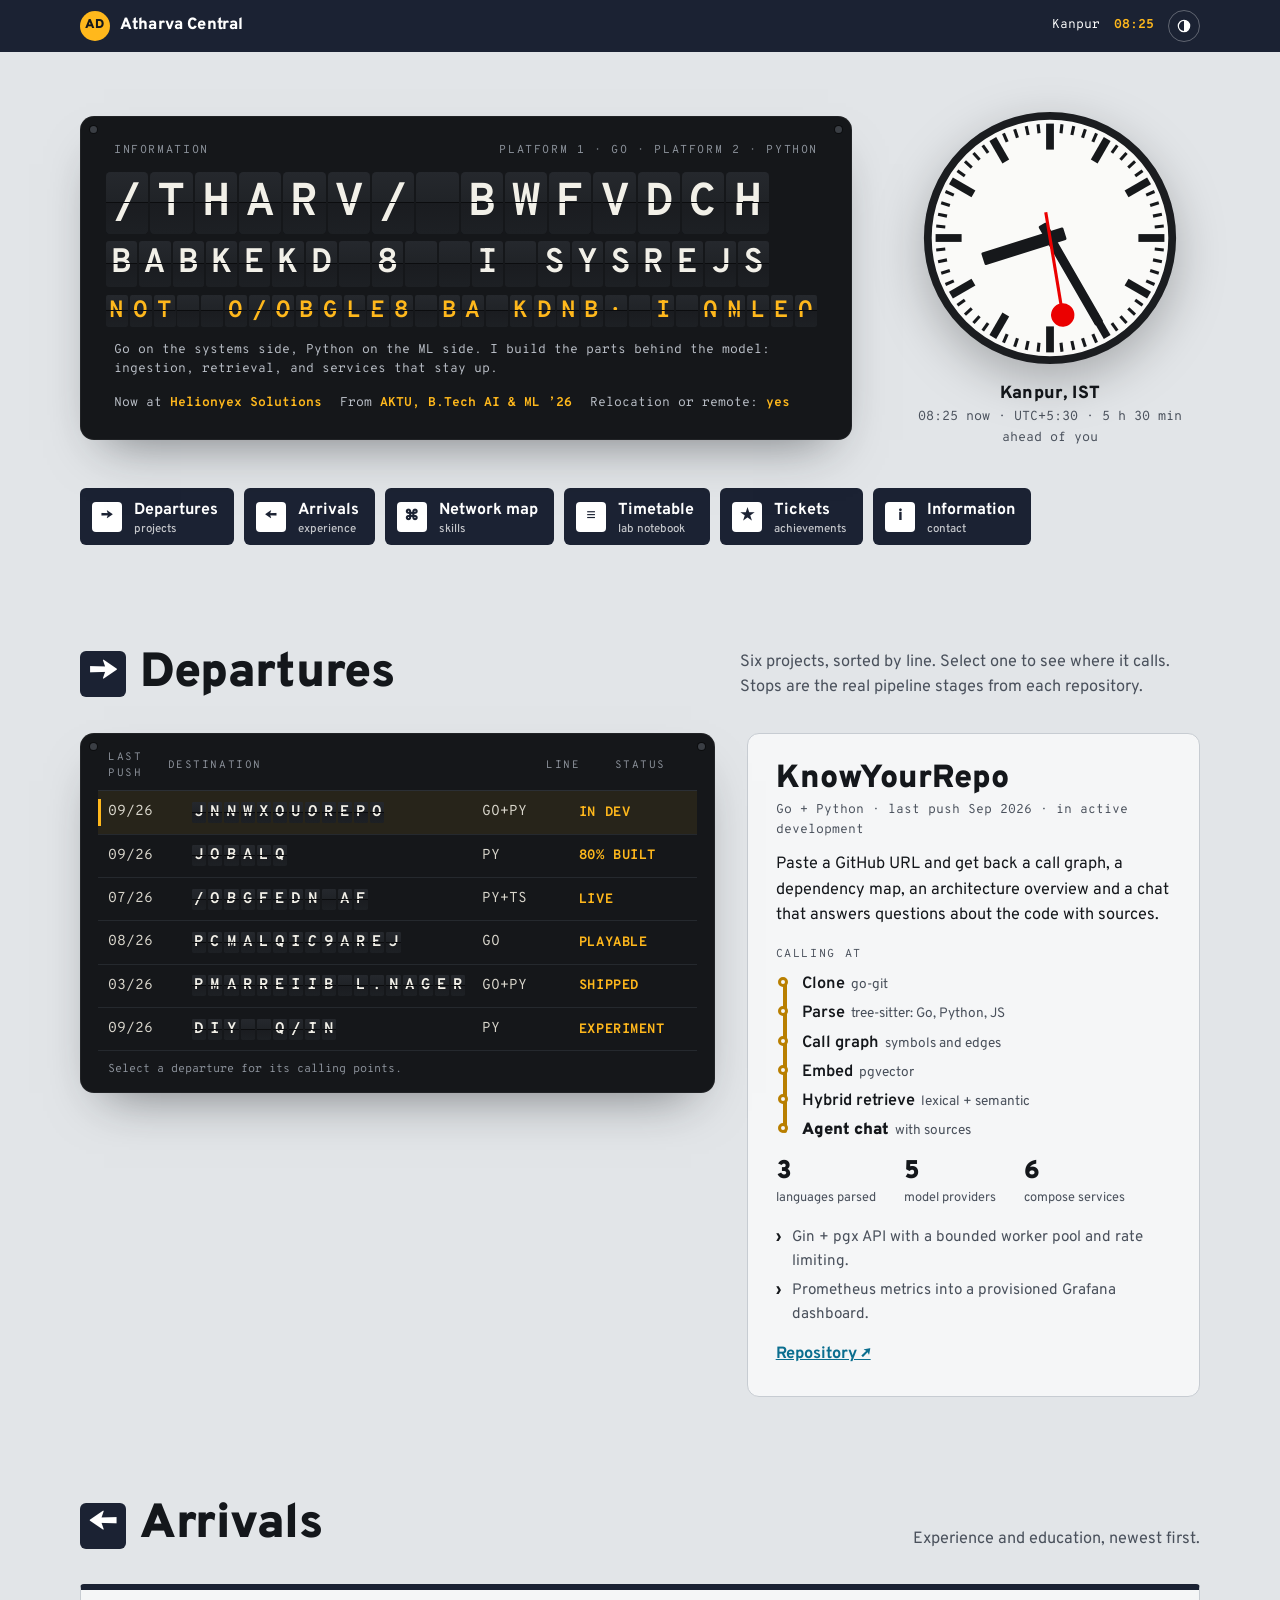
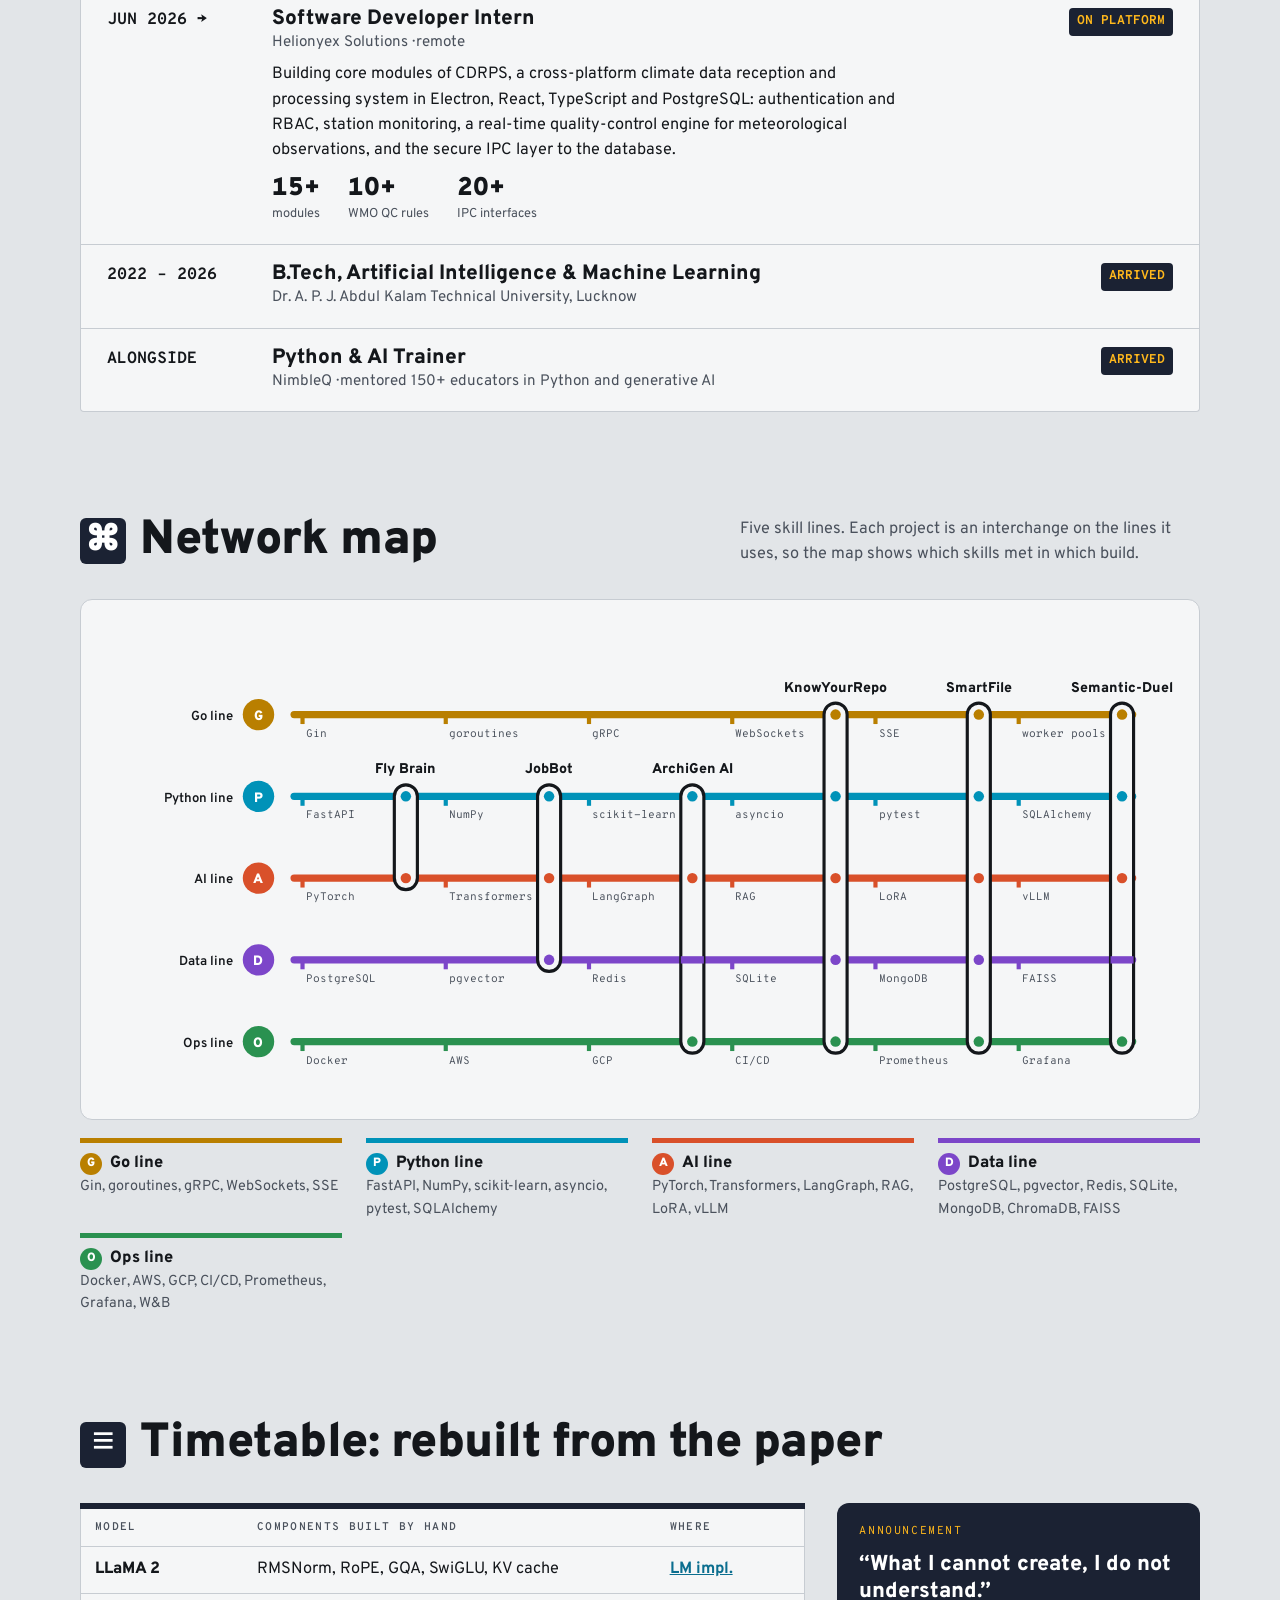
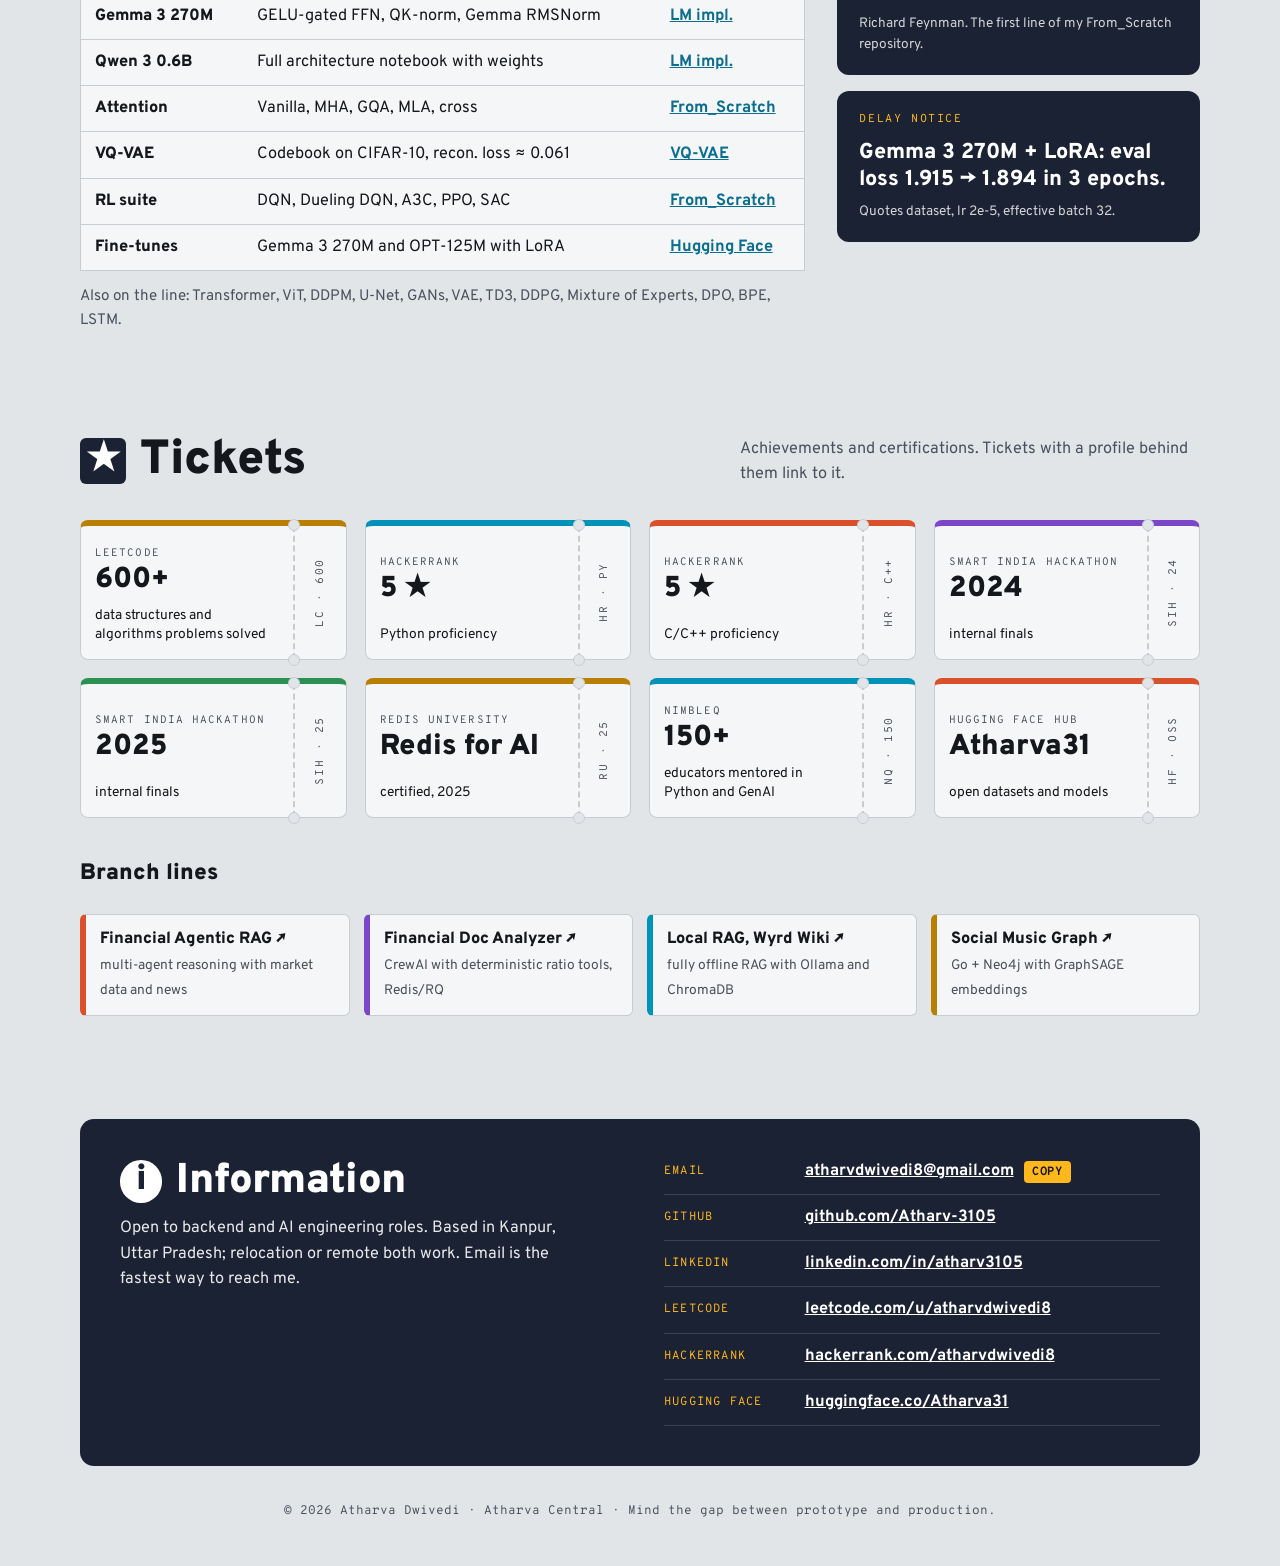
<file: docs/designs/station/index.html>
<!doctype html>
<html lang="en">
<head>
<meta charset="utf-8">
<meta name="viewport" content="width=device-width, initial-scale=1, viewport-fit=cover">
<title>Atharva Central</title>
<meta name="description" content="Atharva Dwivedi's portfolio as a railway information system: a split-flap board, projects as departures, experience as arrivals, skills as a network map and achievements as tickets.">
<link rel="icon" href="data:image/svg+xml,%3Csvg xmlns='http://www.w3.org/2000/svg' viewBox='0 0 64 64'%3E%3Crect width='64' height='64' rx='10' fill='%2315171A'/%3E%3Ctext x='32' y='43' font-family='Arial' font-weight='800' font-size='28' text-anchor='middle' fill='%23FFB81C'%3EAD%3C/text%3E%3C/svg%3E">
<link rel="preconnect" href="https://fonts.googleapis.com">
<link rel="preconnect" href="https://fonts.gstatic.com" crossorigin>
<link rel="stylesheet" href="https://fonts.googleapis.com/css2?family=Overpass:wght@400;500;600;700;800;900&family=Overpass+Mono:wght@400;500;600;700&display=swap">
<script>try{var t=localStorage.getItem("st-theme");if(t==="light"||t==="dark")document.documentElement.setAttribute("data-theme",t)}catch(e){}</script>
<style>
:root {
  --wall: #E2E5E8;
  --paper: #F5F6F7;
  --ink: #14171B;
  --ink-2: #4A515C;
  --rule: #C7CCD2;
  --link: #0B6E8F;
  --l-go: #B97F00; --l-py: #0092B8; --l-ai: #D9502A; --l-data: #7C46C9; --l-ops: #2A9150;
  --board: #15171A;
  --flap: #202327;
  --flap-2: #1A1C20;
  --flap-ink: #F2F0E8;
  --amber: #FFB81C;
  --sign: #1B2233;
  --red: #EB0000;
  --shadow: 0 24px 50px -24px rgba(20, 23, 27, 0.55);
  --font: "Overpass", "Helvetica Neue", Arial, sans-serif;
  --mono: "Overpass Mono", ui-monospace, Menlo, Consolas, monospace;
  color-scheme: light;
}
@media (prefers-color-scheme: dark) {
  :root:not([data-theme="light"]) {
    --wall: #0D0F12; --paper: #16191D; --ink: #E7E9EC; --ink-2: #A2A9B3; --rule: #2B3038; --link: #5CC3E0;
    --l-go: #B8840F; --l-py: #0D96BA; --l-ai: #DC5A34; --l-data: #8A5AD6; --l-ops: #2F9A58;
    --board: #1A1D21; --sign: #222B40; --shadow: 0 24px 50px -24px rgba(0, 0, 0, 0.9);
    color-scheme: dark;
  }
}
:root[data-theme="dark"] {
  --wall: #0D0F12; --paper: #16191D; --ink: #E7E9EC; --ink-2: #A2A9B3; --rule: #2B3038; --link: #5CC3E0;
  --l-go: #B8840F; --l-py: #0D96BA; --l-ai: #DC5A34; --l-data: #8A5AD6; --l-ops: #2F9A58;
  --board: #1A1D21; --sign: #222B40; --shadow: 0 24px 50px -24px rgba(0, 0, 0, 0.9);
  color-scheme: dark;
}

*, *::before, *::after { box-sizing: border-box; }
html { -webkit-text-size-adjust: 100%; scroll-behavior: smooth; scroll-padding-top: 70px; }
body { margin: 0; background: var(--wall); color: var(--ink); font-family: var(--font); font-size: 1.02rem; line-height: 1.55; -webkit-font-smoothing: antialiased; }
img { max-width: 100%; display: block; }
a { color: var(--link); }
:focus-visible { outline: 3px solid var(--amber); outline-offset: 2px; }
h1, h2, h3 { margin: 0; line-height: 1.1; text-wrap: balance; }
p, ul, ol, dl, dd, figure { margin: 0; }
ul, ol { padding: 0; list-style: none; }
.sr { position: absolute; width: 1px; height: 1px; overflow: hidden; clip: rect(0 0 0 0); white-space: nowrap; }
.wrap { max-width: 1200px; margin-inline: auto; padding-inline: clamp(16px, 4vw, 40px); }

/* ---- top bar ---- */
.top { position: sticky; top: env(safe-area-inset-top, 0px); z-index: 20; background: var(--sign); color: #fff; }
.top__in { display: flex; align-items: center; gap: 16px; height: 52px; }
.top__logo { display: flex; align-items: center; gap: 10px; font-weight: 800; letter-spacing: 0.01em; color: #fff; text-decoration: none; }
.top__logo i { display: grid; place-items: center; width: 30px; height: 30px; border-radius: 50%; background: var(--amber); color: #14171B; font-style: normal; font-size: 0.8rem; font-weight: 900; }
.top__right { margin-left: auto; display: flex; align-items: center; gap: 14px; font-family: var(--mono); font-size: 0.8rem; }
.top__right time { color: var(--amber); font-weight: 700; }
.theme-btn { display: grid; place-items: center; width: 32px; height: 32px; padding: 0; border-radius: 50%; border: 1px solid rgba(255,255,255,0.3); background: none; color: #fff; cursor: pointer; }

/* ---- hero ---- */
.hero { padding-block: clamp(28px, 5vw, 56px) 0; }
.hero-grid { display: grid; grid-template-columns: minmax(0, 1fr) clamp(220px, 26vw, 300px); gap: clamp(24px, 4vw, 48px); align-items: center; }
.board {
  background: var(--board);
  border-radius: 14px;
  padding: clamp(14px, 2.4vw, 26px);
  box-shadow: var(--shadow), inset 0 0 0 1px rgba(255,255,255,0.05);
  color: var(--flap-ink);
  position: relative;
}
.board::before, .board::after { content: ""; position: absolute; top: 10px; width: 7px; height: 7px; border-radius: 50%; background: #3A3E44; box-shadow: 0 0 0 1px #0C0D0F; }
.board::before { left: 10px; } .board::after { right: 10px; }
.board__head { display: flex; flex-wrap: wrap; justify-content: space-between; gap: 4px 12px; font-family: var(--mono); font-size: 0.72rem; letter-spacing: 0.14em; text-transform: uppercase; color: #8C929B; margin-bottom: 12px; padding-inline: 8px; }
.row { container-type: inline-size; margin-top: 8px; }
.flaps { display: flex; gap: 2px; font-family: var(--mono); font-weight: 700; line-height: 1; }
.row .flaps { font-size: min(calc((100cqw - var(--cells) * 2px) / (var(--cells) * 0.93)), var(--max, 44px)); }
.flap {
  position: relative;
  flex: 0 0 auto;
  width: 0.92em;
  height: 1.34em;
  perspective: 240px;
  color: var(--flap-ink);
}
.flap.amber { color: var(--amber); }
.f-top, .f-bot, .leaf { position: absolute; left: 0; right: 0; height: 50%; overflow: hidden; background: var(--flap); backface-visibility: hidden; }
.f-top, .leaf.t { top: 0; border-radius: 0.09em 0.09em 0 0; background: linear-gradient(180deg, #25282D, var(--flap)); }
.f-bot, .leaf.b { bottom: 0; border-radius: 0 0 0.09em 0.09em; background: linear-gradient(180deg, var(--flap-2), #1D2024); }
.leaf.t { transform-origin: bottom; z-index: 2; }
.leaf.b { transform-origin: top; z-index: 2; transform: rotateX(90deg); }
.f-top b, .f-bot b, .leaf b { display: block; height: 1.34em; line-height: 1.38em; text-align: center; font-weight: 700; }
.f-bot b, .leaf.b b { transform: translateY(-50%); }
.flap::after { content: ""; position: absolute; left: 0; right: 0; top: calc(50% - 0.5px); height: 1px; background: #0B0C0E; z-index: 3; }
.board__foot { margin-top: 14px; padding-inline: 8px; display: flex; flex-wrap: wrap; gap: 6px 18px; font-family: var(--mono); font-size: 0.8rem; color: #B9BEC6; }
.board__foot b { color: var(--amber); font-weight: 700; }

.clockbox { text-align: center; }
.clock { width: 100%; max-width: 260px; margin-inline: auto; display: block; filter: drop-shadow(0 16px 24px rgba(0,0,0,0.25)); }
.clock .face { fill: #FAFAF8; stroke: #1B1D20; stroke-width: 6; }
.clock .tick { fill: #16181B; }
.clock .h, .clock .m { fill: #16181B; }
.clock .s { fill: var(--red); }
.clock-label { margin-top: 12px; font-weight: 800; font-size: 1.1rem; letter-spacing: 0.02em; }
.clock-sub { font-family: var(--mono); font-size: 0.82rem; color: var(--ink-2); }

/* ---- wayfinding signs (also the nav) ---- */
.signs { display: flex; flex-wrap: wrap; gap: 10px; margin-top: clamp(24px, 4vw, 40px); }
.sign {
  display: inline-flex; align-items: center; gap: 12px;
  padding: 10px 16px 10px 12px;
  background: var(--sign); color: #fff; text-decoration: none;
  border-radius: 6px;
  font-weight: 700; font-size: 1rem;
}
.sign:hover { outline: 3px solid var(--amber); outline-offset: 0; }
.sign .pic { display: grid; place-items: center; width: 30px; height: 30px; border-radius: 4px; background: #fff; color: var(--sign); font-weight: 900; font-size: 1rem; }
.sign small { display: block; font-weight: 500; font-size: 0.72rem; opacity: 0.75; line-height: 1.1; }

/* ---- sections ---- */
.sec { padding-block: clamp(56px, 8vw, 104px) 0; }
.sec-head { display: flex; flex-wrap: wrap; align-items: end; justify-content: space-between; gap: 10px 28px; margin-bottom: clamp(20px, 3vw, 32px); }
.sec-head h2 { display: flex; align-items: center; gap: 14px; font-size: clamp(1.9rem, 1.3rem + 2.4vw, 3rem); font-weight: 900; letter-spacing: -0.01em; }
.sec-head h2 .pic { display: grid; place-items: center; width: 1.2em; height: 1.2em; border-radius: 6px; background: var(--sign); color: #fff; font-size: 0.8em; }
.sec-head p { color: var(--ink-2); max-width: 46ch; }

/* ---- departures ---- */
.dep-grid { display: grid; grid-template-columns: minmax(0, 7fr) minmax(0, 5fr); gap: clamp(16px, 3vw, 32px); align-items: start; }
.dep { padding: 10px clamp(8px, 1.6vw, 18px) 14px; }
.dep__cols, .dep__row {
  display: grid;
  grid-template-columns: 4.4em minmax(0, 1fr) 5.2em 6.6em;
  gap: 12px;
  align-items: center;
}
.dep__cols { font-family: var(--mono); font-size: 0.68rem; letter-spacing: 0.14em; color: #8C929B; padding: 6px 10px 8px; border-bottom: 1px solid #2B2F35; }
.dep__row {
  width: 100%;
  padding: 10px;
  background: none;
  border: 0;
  border-bottom: 1px solid #25292E;
  color: var(--flap-ink);
  text-align: left;
  cursor: pointer;
  font: inherit;
  position: relative;
}
.dep__row:hover { background: rgba(255,255,255,0.03); }
.dep__row[aria-pressed="true"] { background: rgba(255, 184, 28, 0.08); }
.dep__row[aria-pressed="true"]::before { content: ""; position: absolute; left: 0; top: 8px; bottom: 8px; width: 3px; background: var(--amber); }
.dep__time, .dep__plat { font-family: var(--mono); font-size: 0.9rem; color: #D9D6CC; }
.dep__dest { container-type: inline-size; min-width: 0; }
.dep__dest .flaps { font-size: min(calc((100cqw - 34px) / (17 * 0.93)), 22px); }
.dep__status { font-family: var(--mono); font-weight: 700; font-size: 0.85rem; color: var(--amber); letter-spacing: 0.04em; }
.dep__hint { margin-top: 10px; padding-inline: 10px; font-family: var(--mono); font-size: 0.72rem; color: #8C929B; }

.trip { background: var(--paper); border-radius: 12px; padding: clamp(18px, 2.6vw, 28px); border: 1px solid var(--rule); }
.trip h3 { font-size: clamp(1.5rem, 1.2rem + 1vw, 2rem); font-weight: 900; }
.trip .meta { font-family: var(--mono); font-size: 0.8rem; color: var(--ink-2); margin-top: 4px; }
.trip > p { margin-top: 12px; }
.calling { margin-top: 18px; }
.calling .lbl, .lbl { font-family: var(--mono); font-size: 0.72rem; letter-spacing: 0.14em; text-transform: uppercase; color: var(--ink-2); }
.route { margin-top: 10px; position: relative; display: grid; gap: 8px; padding-left: 26px; }
.route::before { content: ""; position: absolute; left: 7px; top: 8px; bottom: 8px; width: 4px; border-radius: 2px; background: var(--c, var(--l-py)); }
.route li { position: relative; font-weight: 600; line-height: 1.3; }
.route li small { font-weight: 400; color: var(--ink-2); font-size: 0.85rem; margin-left: 6px; }
.route li::before { content: ""; position: absolute; left: -24px; top: 3px; width: 10px; height: 10px; border-radius: 50%; background: var(--paper); border: 3px solid var(--c, var(--l-py)); }
.route li:last-child { font-weight: 900; }
.route li.loop::after { content: "↺ loops back"; margin-left: 8px; font-family: var(--mono); font-size: 0.72rem; color: var(--l-ai); font-weight: 700; }
.readings { display: flex; flex-wrap: wrap; gap: 12px 28px; margin-top: 18px; }
.reading b { display: block; font-size: 1.6rem; font-weight: 900; line-height: 1; font-variant-numeric: tabular-nums; }
.reading span { font-size: 0.8rem; color: var(--ink-2); }
.trip ul.notes { margin-top: 16px; display: grid; gap: 6px; font-size: 0.95rem; color: var(--ink-2); }
.trip ul.notes li { padding-left: 16px; position: relative; }
.trip ul.notes li::before { content: "›"; position: absolute; left: 0; font-weight: 900; color: var(--ink); }
.trip .links { margin-top: 16px; display: flex; flex-wrap: wrap; gap: 8px 20px; font-weight: 700; }

/* ---- arrivals (printed timetable) ---- */
.timetable { background: var(--paper); border: 1px solid var(--rule); border-top: 6px solid var(--sign); border-radius: 4px; }
.tt-row { display: grid; grid-template-columns: 9em minmax(0, 1fr) 9em; gap: 18px; padding: 18px clamp(14px, 2.4vw, 26px); border-bottom: 1px solid var(--rule); align-items: start; }
.tt-row:last-child { border-bottom: 0; }
.tt-when { font-family: var(--mono); font-weight: 700; }
.tt-row h3 { font-size: 1.3rem; font-weight: 800; }
.tt-row .from { color: var(--ink-2); font-size: 0.95rem; }
.tt-row .d { margin-top: 8px; max-width: 64ch; }
.tt-row .readings { margin-top: 12px; }
.tt-status { justify-self: end; font-family: var(--mono); font-weight: 700; font-size: 0.8rem; padding: 4px 8px; border-radius: 4px; background: var(--sign); color: var(--amber); white-space: nowrap; }

/* ---- network map ---- */
.map { background: var(--paper); border: 1px solid var(--rule); border-radius: 12px; padding: 14px; overflow-x: auto; }
.map svg { display: block; min-width: 760px; width: 100%; height: auto; }
.map .casing { stroke: var(--paper); stroke-width: 12; fill: none; stroke-linecap: round; }
.map .line { stroke-width: 7; fill: none; stroke-linecap: round; }
.map .tick { stroke-width: 4; }
.map .lab { font-family: var(--font); font-size: 12.5px; fill: var(--ink); font-weight: 600; }
.map .lab-s { font-family: var(--mono); font-size: 10.5px; fill: var(--ink-2); }
.map .proj { font-family: var(--font); font-size: 13.5px; font-weight: 800; fill: var(--ink); }
.map .link { stroke: var(--ink); stroke-width: 2.5; fill: none; }
.map .stn { fill: var(--paper); stroke: var(--ink); stroke-width: 3; }
.map .badge-t { font-family: var(--font); font-weight: 900; font-size: 13px; fill: #fff; }
.lines-legend { display: grid; grid-template-columns: repeat(auto-fit, minmax(min(100%, 210px), 1fr)); gap: 12px 24px; margin-top: 18px; }
.lines-legend div { border-top: 5px solid var(--c); padding-top: 8px; }
.lines-legend dt { font-weight: 800; display: flex; align-items: center; gap: 8px; }
.lines-legend .lb { display: grid; place-items: center; width: 22px; height: 22px; border-radius: 50%; background: var(--c); color: #fff; font-size: 0.75rem; font-weight: 900; }
.lines-legend dd { color: var(--ink-2); font-size: 0.9rem; }

/* ---- lab timetable ---- */
.lab-grid { display: grid; grid-template-columns: minmax(0, 2fr) minmax(0, 1fr); gap: clamp(16px, 3vw, 32px); align-items: start; }
.tbl { width: 100%; border-collapse: collapse; background: var(--paper); border: 1px solid var(--rule); border-top: 6px solid var(--sign); }
.tbl th, .tbl td { text-align: left; padding: 10px 14px; border-bottom: 1px solid var(--rule); vertical-align: top; }
.tbl th { font-family: var(--mono); font-size: 0.7rem; letter-spacing: 0.12em; text-transform: uppercase; color: var(--ink-2); font-weight: 600; }
.tbl td:first-child { font-weight: 800; white-space: nowrap; }
.tbl td:last-child a { font-weight: 700; }
.announce { background: var(--sign); color: #fff; border-radius: 12px; padding: 20px 22px; }
.announce .lbl { color: var(--amber); }
.announce p.q { margin-top: 10px; font-size: 1.35rem; font-weight: 800; line-height: 1.25; }
.announce p.by { margin-top: 8px; font-size: 0.85rem; opacity: 0.8; }
.announce + .announce { margin-top: 16px; }
.also { margin-top: 14px; color: var(--ink-2); font-size: 0.95rem; }

/* ---- tickets ---- */
.tickets { display: grid; grid-template-columns: repeat(4, minmax(0, 1fr)); gap: 18px; }
.ticket {
  --c: var(--l-py);
  position: relative;
  display: grid;
  grid-template-columns: minmax(0, 1fr) 3.2em;
  background: var(--paper);
  border: 1px solid var(--rule);
  border-radius: 8px;
  border-top: 6px solid var(--c);
  min-height: 140px;
  color: var(--ink);
  text-decoration: none;
}
a.ticket:hover { box-shadow: 0 10px 24px -14px rgba(0,0,0,0.5); transform: translateY(-2px); }
.ticket__main { padding: 12px 14px 14px; display: flex; flex-direction: column; gap: 4px; }
.ticket__main .from { font-family: var(--mono); font-size: 0.68rem; letter-spacing: 0.1em; text-transform: uppercase; color: var(--ink-2); }
.ticket__main b { font-size: 1.8rem; font-weight: 900; line-height: 1.05; }
.ticket__main span { font-size: 0.86rem; line-height: 1.35; margin-top: auto; }
.ticket__stub { border-left: 2px dashed var(--rule); display: grid; place-items: center; }
.ticket__stub span { writing-mode: vertical-rl; transform: rotate(180deg); font-family: var(--mono); font-size: 0.7rem; letter-spacing: 0.14em; color: var(--ink-2); }
.ticket::before, .ticket::after { content: ""; position: absolute; right: calc(3.2em - 7px); width: 12px; height: 12px; border-radius: 50%; background: var(--wall); border: 1px solid var(--rule); }
.ticket::before { top: -7px; } .ticket::after { bottom: -7px; }

/* ---- branch lines + info desk ---- */
.branches { display: grid; grid-template-columns: repeat(4, minmax(0, 1fr)); gap: 14px; margin-top: 28px; }
.branch { background: var(--paper); border: 1px solid var(--rule); border-left: 6px solid var(--c); border-radius: 6px; padding: 12px 14px; text-decoration: none; color: var(--ink); }
.branch b { display: block; font-weight: 800; }
.branch span { font-size: 0.86rem; color: var(--ink-2); }
.desk { display: grid; grid-template-columns: minmax(0, 1fr) minmax(0, 1fr); gap: clamp(20px, 4vw, 48px); background: var(--sign); color: #fff; border-radius: 14px; padding: clamp(20px, 4vw, 40px); }
.desk h2 { font-size: clamp(1.8rem, 1.3rem + 2vw, 2.6rem); font-weight: 900; display: flex; align-items: center; gap: 14px; }
.desk h2 i { display: grid; place-items: center; width: 1.2em; height: 1.2em; border-radius: 50%; background: #fff; color: var(--sign); font-style: normal; font-size: 0.85em; }
.desk p { margin-top: 12px; opacity: 0.9; max-width: 44ch; }
.desk dl { display: grid; gap: 10px; }
.desk dl div { display: grid; grid-template-columns: 8em minmax(0, 1fr); gap: 10px; border-bottom: 1px solid rgba(255,255,255,0.14); padding-bottom: 10px; }
.desk dt { font-family: var(--mono); font-size: 0.75rem; letter-spacing: 0.1em; text-transform: uppercase; color: var(--amber); padding-top: 3px; }
.desk a { color: #fff; font-weight: 700; overflow-wrap: anywhere; }
.copy { margin-left: 10px; font: 700 0.75rem var(--mono); letter-spacing: 0.08em; text-transform: uppercase; background: var(--amber); color: #14171B; border: 0; border-radius: 4px; padding: 3px 8px; cursor: pointer; }
.foot { padding-block: 36px 44px; font-family: var(--mono); font-size: 0.78rem; color: var(--ink-2); text-align: center; }

.toast { position: fixed; left: 50%; bottom: calc(20px + env(safe-area-inset-bottom, 0px)); transform: translateX(-50%); background: var(--board); color: var(--amber); font-family: var(--mono); font-weight: 700; padding: 10px 16px; border-radius: 8px; opacity: 0; pointer-events: none; transition: opacity 0.2s; z-index: 40; }
.toast.on { opacity: 1; }

@media (max-width: 980px) {
  .dep-grid, .lab-grid, .desk { grid-template-columns: 1fr; }
  .tickets { grid-template-columns: repeat(2, minmax(0, 1fr)); }
  .branches { grid-template-columns: repeat(2, minmax(0, 1fr)); }
}
@media (max-width: 720px) {
  .hero-grid { grid-template-columns: 1fr; }
  .clockbox { display: grid; grid-template-columns: 110px 1fr; gap: 16px; align-items: center; text-align: left; }
  .clockbox .clock { max-width: 110px; }
  .clock-label { margin-top: 0; }
  .dep__cols, .dep__row { grid-template-columns: minmax(0, 1fr) 6.4em; }
  .dep__time, .dep__plat, .dep__cols .c-time, .dep__cols .c-plat { display: none; }
  .tt-row { grid-template-columns: 1fr; gap: 6px; }
  .tt-status { justify-self: start; }
  .top__right .where { display: none; }
}
@media (max-width: 520px) {
  .tickets, .branches { grid-template-columns: 1fr; }
  .desk dl div { grid-template-columns: 1fr; gap: 2px; }
  .tbl td:first-child { white-space: normal; }
}
@media (prefers-reduced-motion: reduce) { html { scroll-behavior: auto; } a.ticket:hover { transform: none; } }
</style>
</head>
<body>

<header class="top">
  <div class="wrap top__in">
    <a class="top__logo" href="#top"><i aria-hidden="true">AD</i>Atharva Central</a>
    <div class="top__right">
      <span class="where">Kanpur</span>
      <time id="top-time" aria-label="Current time in Kanpur">--:--</time>
      <button class="theme-btn" id="theme-btn" type="button" aria-label="Switch to dark theme"><svg viewBox="0 0 24 24" width="16" height="16" aria-hidden="true"><circle cx="12" cy="12" r="8.5" fill="none" stroke="currentColor" stroke-width="1.8"/><path d="M12 3.5a8.5 8.5 0 0 1 0 17z" fill="currentColor"/></svg></button>
    </div>
  </div>
</header>

<main>
  <!-- ================= HERO ================= -->
  <section class="wrap hero" id="top" aria-labelledby="hero-name">
    <div class="hero-grid">
      <div class="board" aria-labelledby="hero-name">
        <div class="board__head"><span>Information</span><span>Platform 1 · Go · Platform 2 · Python</span></div>
        <h1 class="sr" id="hero-name">Atharva Dwivedi, backend engineer for AI systems. Now boarding: backend and AI roles.</h1>
        <div class="row" style="--cells:15;--max:46px"><div class="flaps" data-text="ATHARVA DWIVEDI" aria-hidden="true"></div></div>
        <div class="row" style="--cells:20;--max:34px"><div class="flaps" data-text="BACKEND · AI SYSTEMS" aria-hidden="true"></div></div>
        <div class="row" style="--cells:30;--max:24px"><div class="flaps" data-text="NOW BOARDING: BACKEND+AI ROLES" data-amber="1" aria-hidden="true"></div></div>
        <p class="board__foot"><span>Go on the systems side, Python on the ML side. I build the parts behind the model: ingestion, retrieval, and services that stay up.</span></p>
        <p class="board__foot"><span>Now at <b>Helionyex Solutions</b></span><span>From <b>AKTU, B.Tech AI &amp; ML ’26</b></span><span>Relocation or remote: <b>yes</b></span></p>
      </div>

      <div class="clockbox">
        <svg class="clock" id="clock" viewBox="0 0 200 200" role="img" aria-label="Station clock showing the current time in Kanpur">
          <circle class="face" cx="100" cy="100" r="94"/>
          <g id="ticks"></g>
          <rect class="h" id="hand-h" x="95" y="46" width="10" height="66" rx="1"/>
          <rect class="m" id="hand-m" x="96.5" y="24" width="7" height="88" rx="1"/>
          <g id="hand-s"><rect class="s" x="98.8" y="40" width="2.4" height="80"/><circle class="s" cx="100" cy="40" r="9"/></g>
        </svg>
        <div>
          <p class="clock-label">Kanpur, IST</p>
          <p class="clock-sub" id="clock-sub">UTC+5:30</p>
        </div>
      </div>
    </div>

    <nav class="signs" aria-label="Sections">
      <a class="sign" href="#departures"><span class="pic" aria-hidden="true">→</span><span>Departures<small>projects</small></span></a>
      <a class="sign" href="#arrivals"><span class="pic" aria-hidden="true">←</span><span>Arrivals<small>experience</small></span></a>
      <a class="sign" href="#network"><span class="pic" aria-hidden="true">⌘</span><span>Network map<small>skills</small></span></a>
      <a class="sign" href="#lab"><span class="pic" aria-hidden="true">≡</span><span>Timetable<small>lab notebook</small></span></a>
      <a class="sign" href="#tickets"><span class="pic" aria-hidden="true">★</span><span>Tickets<small>achievements</small></span></a>
      <a class="sign" href="#info"><span class="pic" aria-hidden="true">i</span><span>Information<small>contact</small></span></a>
    </nav>
  </section>

  <!-- ================= DEPARTURES ================= -->
  <section class="wrap sec" id="departures" aria-labelledby="h-dep">
    <div class="sec-head">
      <h2 id="h-dep"><span class="pic" aria-hidden="true">→</span>Departures</h2>
      <p>Six projects, sorted by line. Select one to see where it calls. Stops are the real pipeline stages from each repository.</p>
    </div>
    <div class="dep-grid">
      <div class="board dep">
        <div class="dep__cols" aria-hidden="true"><span class="c-time">LAST PUSH</span><span>DESTINATION</span><span class="c-plat">LINE</span><span>STATUS</span></div>
        <div id="dep-rows">
          <button class="dep__row" type="button" aria-pressed="true" aria-controls="trip-kyr" data-trip="trip-kyr"><span class="dep__time">09/26</span><span class="dep__dest"><span class="flaps" data-text="KNOWYOURREPO" aria-hidden="true"></span><span class="sr">KnowYourRepo</span></span><span class="dep__plat">GO+PY</span><span class="dep__status">IN DEV</span></button>
          <button class="dep__row" type="button" aria-pressed="false" aria-controls="trip-jb" data-trip="trip-jb"><span class="dep__time">09/26</span><span class="dep__dest"><span class="flaps" data-text="JOBBOT" aria-hidden="true"></span><span class="sr">JobBot</span></span><span class="dep__plat">PY</span><span class="dep__status">80% BUILT</span></button>
          <button class="dep__row" type="button" aria-pressed="false" aria-controls="trip-ag" data-trip="trip-ag"><span class="dep__time">07/26</span><span class="dep__dest"><span class="flaps" data-text="ARCHIGEN AI" aria-hidden="true"></span><span class="sr">ArchiGen AI</span></span><span class="dep__plat">PY+TS</span><span class="dep__status">LIVE</span></button>
          <button class="dep__row" type="button" aria-pressed="false" aria-controls="trip-sd" data-trip="trip-sd"><span class="dep__time">08/26</span><span class="dep__dest"><span class="flaps" data-text="SEMANTIC-DUEL" aria-hidden="true"></span><span class="sr">Semantic-Duel</span></span><span class="dep__plat">GO</span><span class="dep__status">PLAYABLE</span></button>
          <button class="dep__row" type="button" aria-pressed="false" aria-controls="trip-sf" data-trip="trip-sf"><span class="dep__time">03/26</span><span class="dep__dest"><span class="flaps" data-text="SMARTFILE MANAGER" aria-hidden="true"></span><span class="sr">SmartFile Manager</span></span><span class="dep__plat">GO+PY</span><span class="dep__status">SHIPPED</span></button>
          <button class="dep__row" type="button" aria-pressed="false" aria-controls="trip-fb" data-trip="trip-fb"><span class="dep__time">09/26</span><span class="dep__dest"><span class="flaps" data-text="FLY BRAIN" aria-hidden="true"></span><span class="sr">Fly Brain</span></span><span class="dep__plat">PY</span><span class="dep__status">EXPERIMENT</span></button>
        </div>
        <p class="dep__hint">Select a departure for its calling points.</p>
      </div>

      <div id="trips">
        <article class="trip" id="trip-kyr" style="--c:var(--l-go)">
          <h3>KnowYourRepo</h3>
          <p class="meta">Go + Python · last push Sep 2026 · in active development</p>
          <p>Paste a GitHub URL and get back a call graph, a dependency map, an architecture overview and a chat that answers questions about the code with sources.</p>
          <div class="calling"><p class="lbl">Calling at</p>
            <ol class="route"><li>Clone<small>go-git</small></li><li>Parse<small>tree-sitter: Go, Python, JS</small></li><li>Call graph<small>symbols and edges</small></li><li>Embed<small>pgvector</small></li><li>Hybrid retrieve<small>lexical + semantic</small></li><li>Agent chat<small>with sources</small></li></ol>
          </div>
          <div class="readings"><div class="reading"><b>3</b><span>languages parsed</span></div><div class="reading"><b>5</b><span>model providers</span></div><div class="reading"><b>6</b><span>compose services</span></div></div>
          <ul class="notes"><li>Gin + pgx API with a bounded worker pool and rate limiting.</li><li>Prometheus metrics into a provisioned Grafana dashboard.</li></ul>
          <p class="links"><a href="https://github.com/Atharv-3105/KnowYourRepo" target="_blank" rel="noopener">Repository ↗</a></p>
        </article>
        <article class="trip" id="trip-jb" style="--c:var(--l-py)" hidden>
          <h3>JobBot</h3>
          <p class="meta">Python · last push Sep 2026 · about 80% built</p>
          <p>A Telegram bot that crawls job boards, scores listings against a real profile and tailors a résumé without adding a skill that isn't there.</p>
          <div class="calling"><p class="lbl">Calling at</p>
            <ol class="route"><li>Route<small>/search · /score · /tailor</small></li><li>Crawl<small>8 job boards</small></li><li>Score<small>rules + LLM batch</small></li><li>Tailor<small>per section</small></li><li>Guard<small>skills · numbers · retention · LaTeX</small></li><li>Compile<small>pdflatex</small></li><li>Report<small>word-level diff</small></li></ol>
          </div>
          <div class="readings"><div class="reading"><b>0/12 → 12/12</b><span>adversarial test matrix</span></div><div class="reading"><b>0</b><span>fabrication leaks</span></div><div class="reading"><b>31</b><span>tests</span></div></div>
          <ul class="notes"><li>Six free-tier LLM providers with validated failover.</li><li>A failing section reverts on its own; the rest keeps its edits.</li></ul>
          <p class="links"><a href="https://github.com/Atharv-3105/JobBot" target="_blank" rel="noopener">Repository ↗</a></p>
        </article>
        <article class="trip" id="trip-ag" style="--c:var(--l-ai)" hidden>
          <h3>ArchiGen AI</h3>
          <p class="meta">Python + TypeScript · last push Jul 2026 · live</p>
          <p>Turns a plain-language description into an Excalidraw architecture diagram and an Architecture Decision Record.</p>
          <div class="calling"><p class="lbl">Calling at</p>
            <ol class="route"><li>Parse<small>intent, components</small></li><li>Design<small>layers, patterns</small></li><li>Layout<small>NetworkX + Graphviz</small></li><li>Validate<small>bindings, collisions</small></li><li class="loop">Repair<small>up to 3 passes</small></li><li>Annotate<small>callouts + ADR</small></li><li>Export<small>5 formats</small></li></ol>
          </div>
          <div class="readings"><div class="reading"><b>~70 → ~99%</b><span>render success</span></div><div class="reading"><b>&lt; 8 s</b><span>per complex diagram</span></div><div class="reading"><b>&lt; 100 ms</b><span>SSE streaming</span></div></div>
          <p class="links"><a href="https://archigenai.vercel.app/" target="_blank" rel="noopener">Live site ↗</a><a href="https://github.com/Atharv-3105/ArchiGen-AI" target="_blank" rel="noopener">Repository ↗</a></p>
        </article>
        <article class="trip" id="trip-sd" style="--c:var(--l-go)" hidden>
          <h3>Semantic-Duel</h3>
          <p class="meta">Go · last push Aug 2026 · playable</p>
          <p>A real-time word game for two: 60 seconds to submit words related to a target, each scored by semantic similarity on the server.</p>
          <div class="calling"><p class="lbl">Calling at</p>
            <ol class="route"><li>WebSocket hub<small>ping/pong heartbeats</small></li><li>Matchmaker<small>FIFO queue</small></li><li>Game room<small>60 s state machine</small></li><li>Score<small>cosine vs. target</small></li><li class="loop">Result<small>auto-requeue</small></li></ol>
          </div>
          <div class="readings"><div class="reading"><b>50+</b><span>concurrent players</span></div><div class="reading"><b>~150 ms</b><span>state sync</span></div><div class="reading"><b>100+</b><span>evaluations per match</span></div></div>
          <p class="links"><a href="https://github.com/Atharv-3105/Semantic-Duel" target="_blank" rel="noopener">Repository ↗</a></p>
        </article>
        <article class="trip" id="trip-sf" style="--c:var(--l-data)" hidden>
          <h3>SmartFile Manager</h3>
          <p class="meta">Go + Python · last push Mar 2026 · shipped</p>
          <p>Local semantic search over your own files. Drop a PDF, image or text file into a folder and find it later by meaning.</p>
          <div class="calling"><p class="lbl">Calling at</p>
            <ol class="route"><li>Watch<small>fsnotify + polling</small></li><li>Worker pool<small>bounded, in Go</small></li><li>Extract<small>EasyOCR, PDF, text</small></li><li>Embed<small>MiniLM-L6-v2, 384-d</small></li><li>Store<small>SQLite, one transaction</small></li><li>Search<small>cosine top-k</small></li></ol>
          </div>
          <div class="readings"><div class="reading"><b>8</b><span>ingestion workers</span></div><div class="reading"><b>500+</b><span>documents</span></div><div class="reading"><b>&lt; 150 ms</b><span>search</span></div></div>
          <ul class="notes"><li>The first project a senior developer reviewed and rated well.</li></ul>
          <p class="links"><a href="https://github.com/Atharv-3105/SmartFile-Manager" target="_blank" rel="noopener">Repository ↗</a></p>
        </article>
        <article class="trip" id="trip-fb" style="--c:var(--l-ai)" hidden>
          <h3>Fly Brain</h3>
          <p class="meta">Python · PyTorch · experiment</p>
          <p>A spiking neural network wired from a real fruit-fly connectome and trained to play Flappy Bird.</p>
          <div class="calling"><p class="lbl">Calling at</p>
            <ol class="route"><li>neuPrint<small>male CNS v1.0</small></li><li>Subgraph<small>visual → descending neurons</small></li><li>Simulate<small>LIF, surrogate spikes</small></li><li>Decode<small>spike counts → flap</small></li><li>Learn<small>REINFORCE</small></li></ol>
          </div>
          <ul class="notes"><li>τ·dV/dt = −(V − V<sub>rest</sub>) + I(t). The connectome is frozen; only the encoder and decoder learn.</li></ul>
          <p class="links"><a href="https://github.com/Atharv-3105/From_Scratch/tree/master/Fly_Brain" target="_blank" rel="noopener">Repository ↗</a></p>
        </article>
      </div>
    </div>
  </section>

  <!-- ================= ARRIVALS ================= -->
  <section class="wrap sec" id="arrivals" aria-labelledby="h-arr">
    <div class="sec-head">
      <h2 id="h-arr"><span class="pic" aria-hidden="true">←</span>Arrivals</h2>
      <p>Experience and education, newest first.</p>
    </div>
    <div class="timetable">
      <div class="tt-row">
        <p class="tt-when">JUN 2026 →</p>
        <div>
          <h3>Software Developer Intern</h3>
          <p class="from">Helionyex Solutions · remote</p>
          <p class="d">Building core modules of CDRPS, a cross-platform climate data reception and processing system in Electron, React, TypeScript and PostgreSQL: authentication and RBAC, station monitoring, a real-time quality-control engine for meteorological observations, and the secure IPC layer to the database.</p>
          <div class="readings"><div class="reading"><b>15+</b><span>modules</span></div><div class="reading"><b>10+</b><span>WMO QC rules</span></div><div class="reading"><b>20+</b><span>IPC interfaces</span></div></div>
        </div>
        <span class="tt-status">ON PLATFORM</span>
      </div>
      <div class="tt-row">
        <p class="tt-when">2022 – 2026</p>
        <div>
          <h3>B.Tech, Artificial Intelligence &amp; Machine Learning</h3>
          <p class="from">Dr. A. P. J. Abdul Kalam Technical University, Lucknow</p>
        </div>
        <span class="tt-status">ARRIVED</span>
      </div>
      <div class="tt-row">
        <p class="tt-when">ALONGSIDE</p>
        <div>
          <h3>Python &amp; AI Trainer</h3>
          <p class="from">NimbleQ · mentored 150+ educators in Python and generative AI</p>
        </div>
        <span class="tt-status">ARRIVED</span>
      </div>
    </div>
  </section>

  <!-- ================= NETWORK MAP ================= -->
  <section class="wrap sec" id="network" aria-labelledby="h-net">
    <div class="sec-head">
      <h2 id="h-net"><span class="pic" aria-hidden="true">⌘</span>Network map</h2>
      <p>Five skill lines. Each project is an interchange on the lines it uses, so the map shows which skills met in which build.</p>
    </div>
    <div class="map" id="map" role="img" aria-label="Metro-style map of five skill lines with projects as interchanges. The same information is listed below the map."></div>
    <dl class="lines-legend">
      <div style="--c:var(--l-go)"><dt><span class="lb">G</span>Go line</dt><dd>Gin, goroutines, gRPC, WebSockets, SSE</dd></div>
      <div style="--c:var(--l-py)"><dt><span class="lb">P</span>Python line</dt><dd>FastAPI, NumPy, scikit-learn, asyncio, pytest, SQLAlchemy</dd></div>
      <div style="--c:var(--l-ai)"><dt><span class="lb">A</span>AI line</dt><dd>PyTorch, Transformers, LangGraph, RAG, LoRA, vLLM</dd></div>
      <div style="--c:var(--l-data)"><dt><span class="lb">D</span>Data line</dt><dd>PostgreSQL, pgvector, Redis, SQLite, MongoDB, ChromaDB, FAISS</dd></div>
      <div style="--c:var(--l-ops)"><dt><span class="lb">O</span>Ops line</dt><dd>Docker, AWS, GCP, CI/CD, Prometheus, Grafana, W&amp;B</dd></div>
    </dl>
  </section>

  <!-- ================= LAB TIMETABLE ================= -->
  <section class="wrap sec" id="lab" aria-labelledby="h-lab">
    <div class="sec-head">
      <h2 id="h-lab"><span class="pic" aria-hidden="true">≡</span>Timetable: rebuilt from the paper</h2>
    </div>
    <div class="lab-grid">
      <div style="overflow-x:auto">
        <table class="tbl">
          <thead><tr><th scope="col">Model</th><th scope="col">Components built by hand</th><th scope="col">Where</th></tr></thead>
          <tbody>
            <tr><td>LLaMA 2</td><td>RMSNorm, RoPE, GQA, SwiGLU, KV cache</td><td><a href="https://github.com/Atharv-3105/Language_Model_Implementations" target="_blank" rel="noopener">LM impl.</a></td></tr>
            <tr><td>Gemma 3 270M</td><td>GELU-gated FFN, QK-norm, Gemma RMSNorm</td><td><a href="https://github.com/Atharv-3105/Language_Model_Implementations" target="_blank" rel="noopener">LM impl.</a></td></tr>
            <tr><td>Qwen 3 0.6B</td><td>Full architecture notebook with weights</td><td><a href="https://github.com/Atharv-3105/Language_Model_Implementations" target="_blank" rel="noopener">LM impl.</a></td></tr>
            <tr><td>Attention</td><td>Vanilla, MHA, GQA, MLA, cross</td><td><a href="https://github.com/Atharv-3105/From_Scratch/tree/master/Attention" target="_blank" rel="noopener">From_Scratch</a></td></tr>
            <tr><td>VQ-VAE</td><td>Codebook on CIFAR-10, recon. loss ≈ 0.061</td><td><a href="https://github.com/Atharv-3105/VQ-VAE" target="_blank" rel="noopener">VQ-VAE</a></td></tr>
            <tr><td>RL suite</td><td>DQN, Dueling DQN, A3C, PPO, SAC</td><td><a href="https://github.com/Atharv-3105/From_Scratch/tree/master/Reinforcement_Learning" target="_blank" rel="noopener">From_Scratch</a></td></tr>
            <tr><td>Fine-tunes</td><td>Gemma 3 270M and OPT-125M with LoRA</td><td><a href="https://huggingface.co/Atharva31" target="_blank" rel="noopener">Hugging Face</a></td></tr>
          </tbody>
        </table>
        <p class="also">Also on the line: Transformer, ViT, DDPM, U-Net, GANs, VAE, TD3, DDPG, Mixture of Experts, DPO, BPE, LSTM.</p>
      </div>
      <div>
        <div class="announce"><p class="lbl">Announcement</p><p class="q">“What I cannot create, I do not understand.”</p><p class="by">Richard Feynman. The first line of my From_Scratch repository.</p></div>
        <div class="announce"><p class="lbl">Delay notice</p><p class="q">Gemma 3 270M + LoRA: eval loss 1.915 → 1.894 in 3 epochs.</p><p class="by">Quotes dataset, lr 2e-5, effective batch 32.</p></div>
      </div>
    </div>
  </section>

  <!-- ================= TICKETS ================= -->
  <section class="wrap sec" id="tickets" aria-labelledby="h-tix">
    <div class="sec-head">
      <h2 id="h-tix"><span class="pic" aria-hidden="true">★</span>Tickets</h2>
      <p>Achievements and certifications. Tickets with a profile behind them link to it.</p>
    </div>
    <div class="tickets">
      <a class="ticket" style="--c:var(--l-go)" href="https://leetcode.com/u/atharvdwivedi8/" target="_blank" rel="noopener"><div class="ticket__main"><span class="from">LeetCode</span><b>600+</b><span>data structures and algorithms problems solved</span></div><div class="ticket__stub"><span>LC · 600</span></div></a>
      <a class="ticket" style="--c:var(--l-py)" href="https://www.hackerrank.com/profile/atharvdwivedi8" target="_blank" rel="noopener"><div class="ticket__main"><span class="from">HackerRank</span><b>5 ★</b><span>Python proficiency</span></div><div class="ticket__stub"><span>HR · PY</span></div></a>
      <a class="ticket" style="--c:var(--l-ai)" href="https://www.hackerrank.com/profile/atharvdwivedi8" target="_blank" rel="noopener"><div class="ticket__main"><span class="from">HackerRank</span><b>5 ★</b><span>C/C++ proficiency</span></div><div class="ticket__stub"><span>HR · C++</span></div></a>
      <div class="ticket" style="--c:var(--l-data)"><div class="ticket__main"><span class="from">Smart India Hackathon</span><b>2024</b><span>internal finals</span></div><div class="ticket__stub"><span>SIH · 24</span></div></div>
      <div class="ticket" style="--c:var(--l-ops)"><div class="ticket__main"><span class="from">Smart India Hackathon</span><b>2025</b><span>internal finals</span></div><div class="ticket__stub"><span>SIH · 25</span></div></div>
      <div class="ticket" style="--c:var(--l-go)"><div class="ticket__main"><span class="from">Redis University</span><b>Redis for AI</b><span>certified, 2025</span></div><div class="ticket__stub"><span>RU · 25</span></div></div>
      <div class="ticket" style="--c:var(--l-py)"><div class="ticket__main"><span class="from">NimbleQ</span><b>150+</b><span>educators mentored in Python and GenAI</span></div><div class="ticket__stub"><span>NQ · 150</span></div></div>
      <a class="ticket" style="--c:var(--l-ai)" href="https://huggingface.co/Atharva31" target="_blank" rel="noopener"><div class="ticket__main"><span class="from">Hugging Face Hub</span><b>Atharva31</b><span>open datasets and models</span></div><div class="ticket__stub"><span>HF · OSS</span></div></a>
    </div>

    <h3 style="margin-top:44px;font-size:1.4rem;font-weight:900">Branch lines</h3>
    <div class="branches">
      <a class="branch" style="--c:var(--l-ai)" href="https://github.com/Atharv-3105/Finance_AgenticRAG" target="_blank" rel="noopener"><b>Financial Agentic RAG ↗</b><span>multi-agent reasoning with market data and news</span></a>
      <a class="branch" style="--c:var(--l-data)" href="https://github.com/Atharv-3105/financial-document-analyzer" target="_blank" rel="noopener"><b>Financial Doc Analyzer ↗</b><span>CrewAI with deterministic ratio tools, Redis/RQ</span></a>
      <a class="branch" style="--c:var(--l-py)" href="https://github.com/Atharv-3105/Local_RAG_WyrdWiki" target="_blank" rel="noopener"><b>Local RAG, Wyrd Wiki ↗</b><span>fully offline RAG with Ollama and ChromaDB</span></a>
      <a class="branch" style="--c:var(--l-go)" href="https://github.com/Atharv-3105/Social_Music_Graph" target="_blank" rel="noopener"><b>Social Music Graph ↗</b><span>Go + Neo4j with GraphSAGE embeddings</span></a>
    </div>
  </section>

  <!-- ================= INFORMATION ================= -->
  <section class="wrap sec" id="info" aria-labelledby="h-info">
    <div class="desk">
      <div>
        <h2 id="h-info"><i aria-hidden="true">i</i>Information</h2>
        <p>Open to backend and AI engineering roles. Based in Kanpur, Uttar Pradesh; relocation or remote both work. Email is the fastest way to reach me.</p>
      </div>
      <dl>
        <div><dt>Email</dt><dd><a href="mailto:atharvdwivedi8@gmail.com">atharvdwivedi8@gmail.com</a><button class="copy" type="button" data-copy="atharvdwivedi8@gmail.com">Copy</button></dd></div>
        <div><dt>GitHub</dt><dd><a href="https://github.com/Atharv-3105" target="_blank" rel="noopener">github.com/Atharv-3105</a></dd></div>
        <div><dt>LinkedIn</dt><dd><a href="https://www.linkedin.com/in/atharv3105/" target="_blank" rel="noopener">linkedin.com/in/atharv3105</a></dd></div>
        <div><dt>LeetCode</dt><dd><a href="https://leetcode.com/u/atharvdwivedi8/" target="_blank" rel="noopener">leetcode.com/u/atharvdwivedi8</a></dd></div>
        <div><dt>HackerRank</dt><dd><a href="https://www.hackerrank.com/profile/atharvdwivedi8" target="_blank" rel="noopener">hackerrank.com/atharvdwivedi8</a></dd></div>
        <div><dt>Hugging Face</dt><dd><a href="https://huggingface.co/Atharva31" target="_blank" rel="noopener">huggingface.co/Atharva31</a></dd></div>
      </dl>
    </div>
  </section>
</main>

<p class="foot">© 2026 Atharva Dwivedi · Atharva Central · Mind the gap between prototype and production.</p>
<p class="toast" id="toast" role="status" aria-live="polite"></p>

<script>
(function () {
  "use strict";
  var root = document.documentElement;
  var reduce = matchMedia("(prefers-reduced-motion: reduce)").matches;
  var darkQ = matchMedia("(prefers-color-scheme: dark)");
  function isDark() { var t = root.getAttribute("data-theme"); return t ? t === "dark" : darkQ.matches; }

  /* theme + copy */
  var tb = document.getElementById("theme-btn");
  function label() { tb.setAttribute("aria-label", isDark() ? "Switch to light theme" : "Switch to dark theme"); }
  tb.addEventListener("click", function () { var n = isDark() ? "light" : "dark"; root.setAttribute("data-theme", n); try { localStorage.setItem("st-theme", n); } catch (e) {} label(); });
  label();
  var toast = document.getElementById("toast"), tt;
  function say(m) { toast.textContent = m; toast.classList.add("on"); clearTimeout(tt); tt = setTimeout(function () { toast.classList.remove("on"); }, 2000); }
  document.addEventListener("click", function (e) {
    var b = e.target.closest && e.target.closest("[data-copy]"); if (!b) return;
    var text = b.getAttribute("data-copy");
    if (navigator.clipboard && navigator.clipboard.writeText) navigator.clipboard.writeText(text).then(function () { say("EMAIL COPIED"); }, function () { say(text); });
    else say(text);
  });

  /* ---------- split-flap ---------- */
  var CHARS = " ABCDEFGHIJKLMNOPQRSTUVWXYZ0123456789:·-+&/.";
  function mk(tag, cls, ch) { var e = document.createElement(tag); e.className = cls; var b = document.createElement("b"); b.textContent = ch; e.appendChild(b); return e; }
  function build(host) {
    var text = host.getAttribute("data-text"), amber = host.hasAttribute("data-amber");
    host.textContent = "";
    var cells = [];
    for (var i = 0; i < text.length; i++) {
      var c = document.createElement("span");
      c.className = "flap" + (amber ? " amber" : "");
      var top = mk("span", "f-top", text[i]), bot = mk("span", "f-bot", text[i]);
      c.appendChild(top); c.appendChild(bot);
      c._top = top.firstChild; c._bot = bot.firstChild; c._ch = text[i]; c._target = text[i];
      host.appendChild(c); cells.push(c);
    }
    return cells;
  }
  function set(c, ch) { c._top.textContent = ch; c._bot.textContent = ch; c._ch = ch; }
  function flipOnce(c, next, dur) {
    var prev = c._ch;
    var lt = mk("span", "leaf t", prev), lb = mk("span", "leaf b", next);
    c.appendChild(lt); c.appendChild(lb);
    c._top.textContent = next;
    var a = lt.animate([{ transform: "rotateX(0deg)" }, { transform: "rotateX(-90deg)" }], { duration: dur, easing: "ease-in", fill: "forwards" });
    return a.finished.then(function () {
      lt.remove();
      return lb.animate([{ transform: "rotateX(90deg)" }, { transform: "rotateX(0deg)" }], { duration: dur, easing: "ease-out", fill: "forwards" }).finished;
    }).then(function () { c._bot.textContent = next; c._ch = next; lb.remove(); });
  }
  function spin(cells, baseDelay) {
    cells.forEach(function (c, i) {
      var target = c._target, idx = CHARS.indexOf(target);
      if (idx < 0 || target === " ") return;
      var steps = 3 + ((i * 7 + target.charCodeAt(0)) % 6);
      var seq = [];
      for (var k = steps; k >= 1; k--) seq.push(CHARS[(idx - k + CHARS.length) % CHARS.length]);
      set(c, seq[0]);
      var p = new Promise(function (r) { setTimeout(r, baseDelay + i * 22); });
      seq.slice(1).concat([target]).forEach(function (ch) { p = p.then(function () { return flipOnce(c, ch, 38); }); });
      p.catch(function () { set(c, target); });
    });
  }
  var canAnimate = !reduce && typeof Element.prototype.animate === "function";
  var heroSets = [];
  document.querySelectorAll(".hero .flaps").forEach(function (h) { heroSets.push(build(h)); });
  if (canAnimate) heroSets.forEach(function (cells, r) { spin(cells, 150 + r * 260); });

  var depSets = [];
  document.querySelectorAll(".dep .flaps").forEach(function (h) { depSets.push(build(h)); });
  if (canAnimate && "IntersectionObserver" in window) {
    var io = new IntersectionObserver(function (en) {
      if (!en[0].isIntersecting) return;
      io.disconnect();
      depSets.forEach(function (cells, r) { spin(cells, r * 120); });
    }, { threshold: 0.3 });
    io.observe(document.querySelector(".dep"));
  }

  /* ---------- departures: select a trip ---------- */
  var rows = document.querySelectorAll(".dep__row");
  rows.forEach(function (row) {
    row.addEventListener("click", function () {
      rows.forEach(function (r) { r.setAttribute("aria-pressed", String(r === row)); });
      document.querySelectorAll(".trip").forEach(function (t) { t.hidden = t.id !== row.getAttribute("data-trip"); });
      var cells = row.querySelectorAll(".flap");
      if (canAnimate && cells.length) spin(Array.prototype.slice.call(cells), 0);
      if (matchMedia("(max-width: 980px)").matches) document.getElementById(row.getAttribute("data-trip")).scrollIntoView({ behavior: reduce ? "auto" : "smooth", block: "nearest" });
    });
  });

  /* ---------- station clock, Kanpur time ---------- */
  var ticks = document.getElementById("ticks"), NS = "http://www.w3.org/2000/svg";
  for (var i = 0; i < 60; i++) {
    var r = document.createElementNS(NS, "rect"), big = i % 5 === 0;
    r.setAttribute("class", "tick");
    r.setAttribute("x", big ? 97 : 98.8); r.setAttribute("y", 12);
    r.setAttribute("width", big ? 6 : 2.4); r.setAttribute("height", big ? 20 : 7);
    r.setAttribute("transform", "rotate(" + i * 6 + " 100 100)");
    ticks.appendChild(r);
  }
  var hH = document.getElementById("hand-h"), hM = document.getElementById("hand-m"), hS = document.getElementById("hand-s");
  var topTime = document.getElementById("top-time"), sub = document.getElementById("clock-sub");
  var fmt = new Intl.DateTimeFormat("en-GB", { timeZone: "Asia/Kolkata", hour: "2-digit", minute: "2-digit", second: "2-digit", hour12: false });
  function kanpurNow() {
    var parts = {}; fmt.formatToParts(new Date()).forEach(function (p) { parts[p.type] = p.value; });
    return { h: +parts.hour % 24, m: +parts.minute, s: +parts.second, ms: new Date().getMilliseconds() };
  }
  var IST = 330; // minutes east of UTC
  var diff = IST + new Date().getTimezoneOffset();
  function rel() {
    if (diff === 0) return "same time zone as you";
    var a = Math.abs(diff), h = Math.floor(a / 60), m = a % 60;
    return (h ? h + " h " : "") + (m ? m + " min " : "") + (diff > 0 ? "ahead of you" : "behind you");
  }
  var lastMin = -1;
  function tick() {
    var t = kanpurNow();
    var sec = t.s + t.ms / 1000;
    // SBB sweep: the second hand goes round in 58.5 s, then waits for the minute
    var sAngle = Math.min(360, sec / 58.5 * 360);
    hS.setAttribute("transform", "rotate(" + (reduce ? t.s * 6 : sAngle) + " 100 100)");
    if (t.m !== lastMin) {
      lastMin = t.m;
      hM.setAttribute("transform", "rotate(" + t.m * 6 + " 100 100)");
      hH.setAttribute("transform", "rotate(" + ((t.h % 12) * 30 + t.m * 0.5) + " 100 100)");
      var hh = String(t.h).padStart(2, "0"), mm = String(t.m).padStart(2, "0");
      topTime.textContent = hh + ":" + mm;
      sub.textContent = hh + ":" + mm + " now · UTC+5:30 · " + rel();
    }
  }
  tick();
  var clockVisible = true;
  if ("IntersectionObserver" in window) new IntersectionObserver(function (en) { clockVisible = en[0].isIntersecting; }).observe(document.getElementById("clock"));
  if (reduce) setInterval(tick, 1000);
  else (function loop() { if (clockVisible) tick(); else if (new Date().getSeconds() === 0) tick(); requestAnimationFrame(loop); })();

  /* ---------- network map ---------- */
  (function map() {
    var host = document.getElementById("map");
    var LINES = [
      { id: "G", name: "Go line", c: "var(--l-go)", stations: ["Gin", "goroutines", "gRPC", "WebSockets", "SSE", "worker pools"] },
      { id: "P", name: "Python line", c: "var(--l-py)", stations: ["FastAPI", "NumPy", "scikit-learn", "asyncio", "pytest", "SQLAlchemy"] },
      { id: "A", name: "AI line", c: "var(--l-ai)", stations: ["PyTorch", "Transformers", "LangGraph", "RAG", "LoRA", "vLLM"] },
      { id: "D", name: "Data line", c: "var(--l-data)", stations: ["PostgreSQL", "pgvector", "Redis", "SQLite", "MongoDB", "FAISS"] },
      { id: "O", name: "Ops line", c: "var(--l-ops)", stations: ["Docker", "AWS", "GCP", "CI/CD", "Prometheus", "Grafana"] }
    ];
    var PROJ = [
      { name: "Fly Brain", on: ["P", "A"] },
      { name: "JobBot", on: ["P", "A", "D"] },
      { name: "ArchiGen AI", on: ["P", "A", "O"] },
      { name: "KnowYourRepo", on: ["G", "P", "A", "D", "O"] },
      { name: "SmartFile", on: ["G", "P", "A", "D", "O"] },
      { name: "Semantic-Duel", on: ["G", "P", "A", "O"] }
    ];
    var W = 1040, x0 = 190, x1 = 1010, yTop = 96, gapY = 78;
    var yOf = {}; LINES.forEach(function (l, i) { yOf[l.id] = yTop + i * gapY; });
    var H = yTop + (LINES.length - 1) * gapY + 60;
    var colW = (x1 - x0) / PROJ.length;
    function px(i) { return x0 + colW * (i + 0.5); }
    var s = '<svg viewBox="0 0 ' + W + ' ' + H + '" xmlns="http://www.w3.org/2000/svg">';
    // lines, with a small jog before each terminus so they read as routes, not rules
    LINES.forEach(function (l, i) {
      var y = yOf[l.id];
      var d = "M" + x0 + " " + y + " L" + (x1 - 20) + " " + y;
      s += '<path class="casing" d="' + d + '"/><path class="line" d="' + d + '" style="stroke:' + l.c + '"/>';
      s += '<circle cx="' + (x0 - 34) + '" cy="' + y + '" r="15" style="fill:' + l.c + '"/><text class="badge-t" x="' + (x0 - 34) + '" y="' + (y + 5) + '" text-anchor="middle">' + l.id + '</text>';
      s += '<text class="lab" x="' + (x0 - 58) + '" y="' + (y + 5) + '" text-anchor="end">' + l.name + '</text>';
      // tech stations between project columns
      l.stations.forEach(function (st, k) {
        var x = x0 + colW * k + 8;
        s += '<line class="tick" x1="' + x + '" x2="' + x + '" y1="' + y + '" y2="' + (y + 9) + '" style="stroke:' + l.c + '"/>';
        s += '<text class="lab-s" x="' + (x + 3) + '" y="' + (y + 21) + '">' + st + '</text>';
      });
    });
    // projects as interchanges
    PROJ.forEach(function (p, i) {
      var x = x0 + colW * (i + 0.78);
      var ys = p.on.map(function (id) { return yOf[id]; });
      var top = Math.min.apply(null, ys), bot = Math.max.apply(null, ys);
      s += '<rect x="' + (x - 11) + '" y="' + (top - 11) + '" width="22" height="' + (bot - top + 22) + '" rx="11" style="fill:var(--paper);stroke:var(--ink);stroke-width:3"/>';
      LINES.forEach(function (l) {
        var y = yOf[l.id];
        if (y < top || y > bot) return;
        if (p.on.indexOf(l.id) >= 0) s += '<circle cx="' + x + '" cy="' + y + '" r="5" style="fill:' + l.c + '"/>';
        else s += '<rect x="' + (x - 9) + '" y="' + (y - 5) + '" width="18" height="10" style="fill:var(--paper)"/><line x1="' + (x - 11) + '" x2="' + (x + 11) + '" y1="' + y + '" y2="' + y + '" style="stroke:' + l.c + ';stroke-width:7"/>';
      });
      s += '<text class="proj" x="' + x + '" y="' + (top - 22) + '" text-anchor="middle">' + p.name + '</text>';
    });
    s += '</svg>';
    host.innerHTML = s;
  })();
})();
</script>
</body>
</html>
</file>
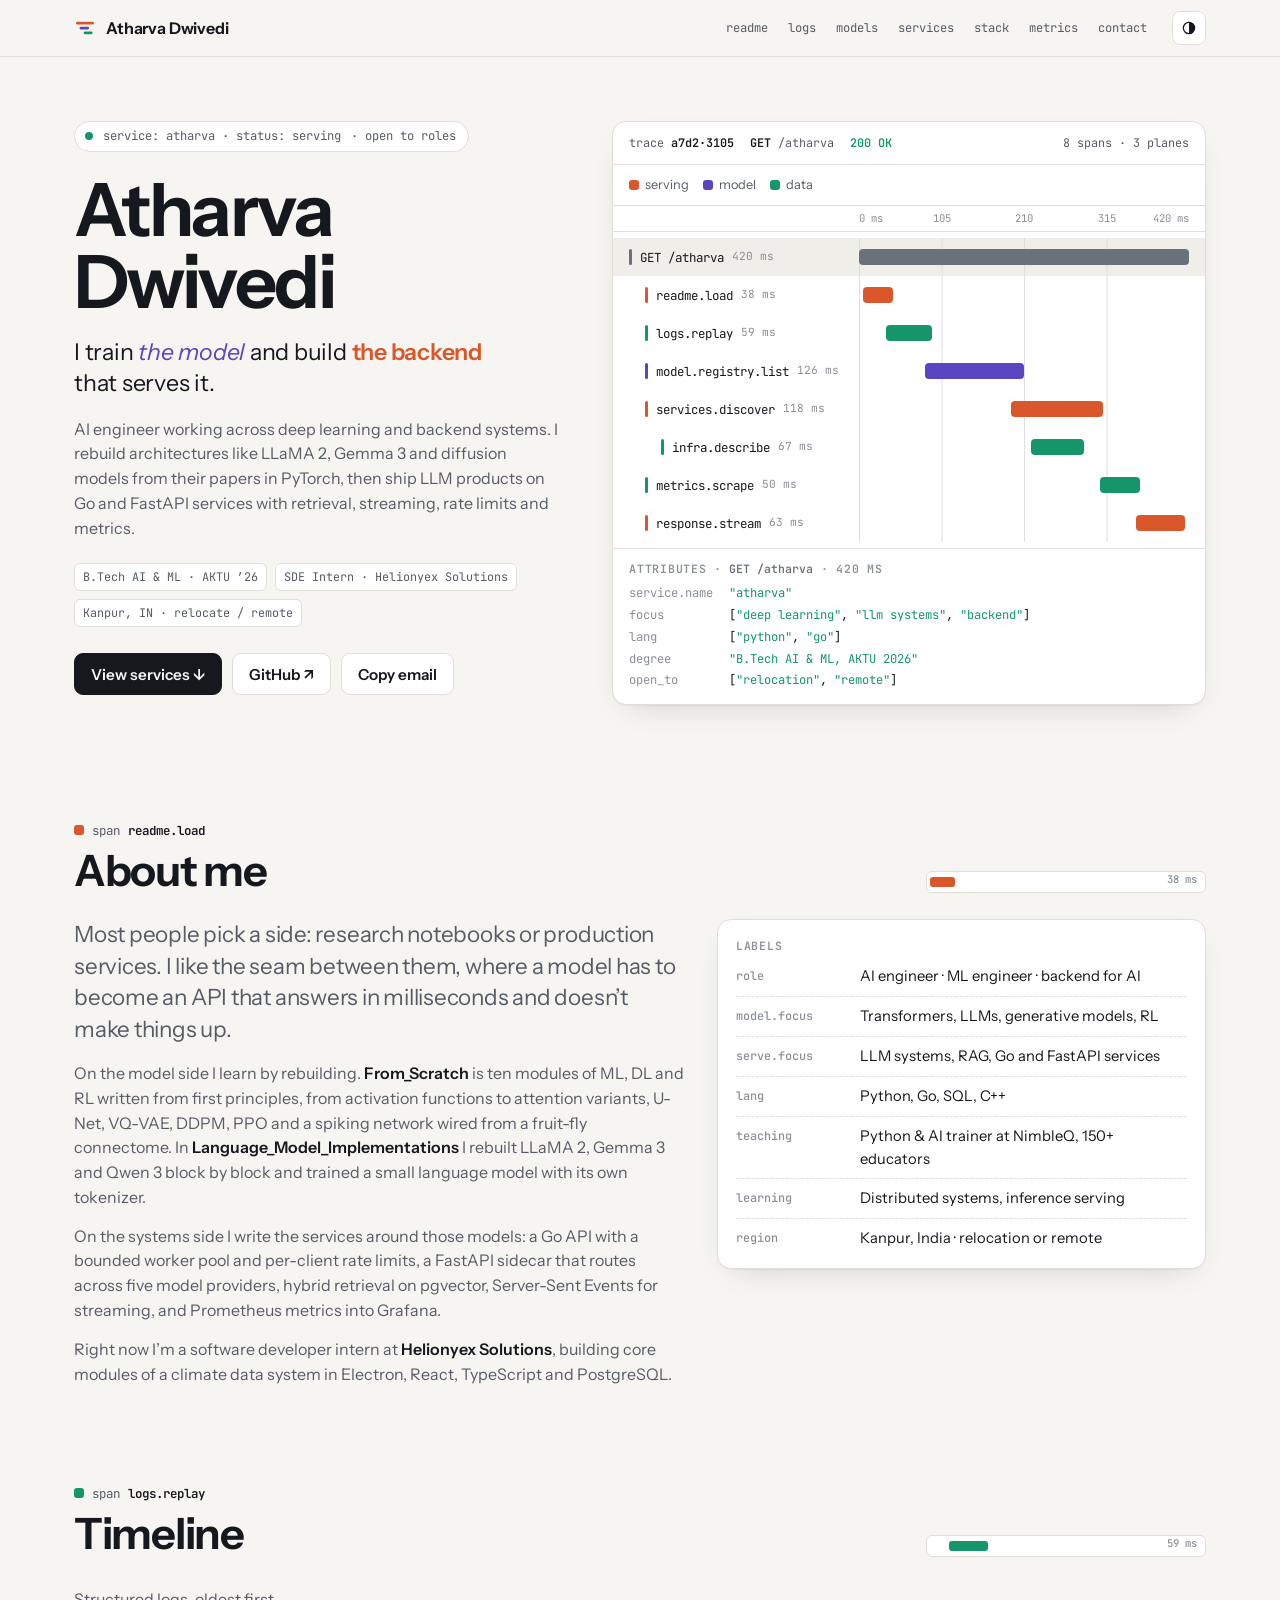
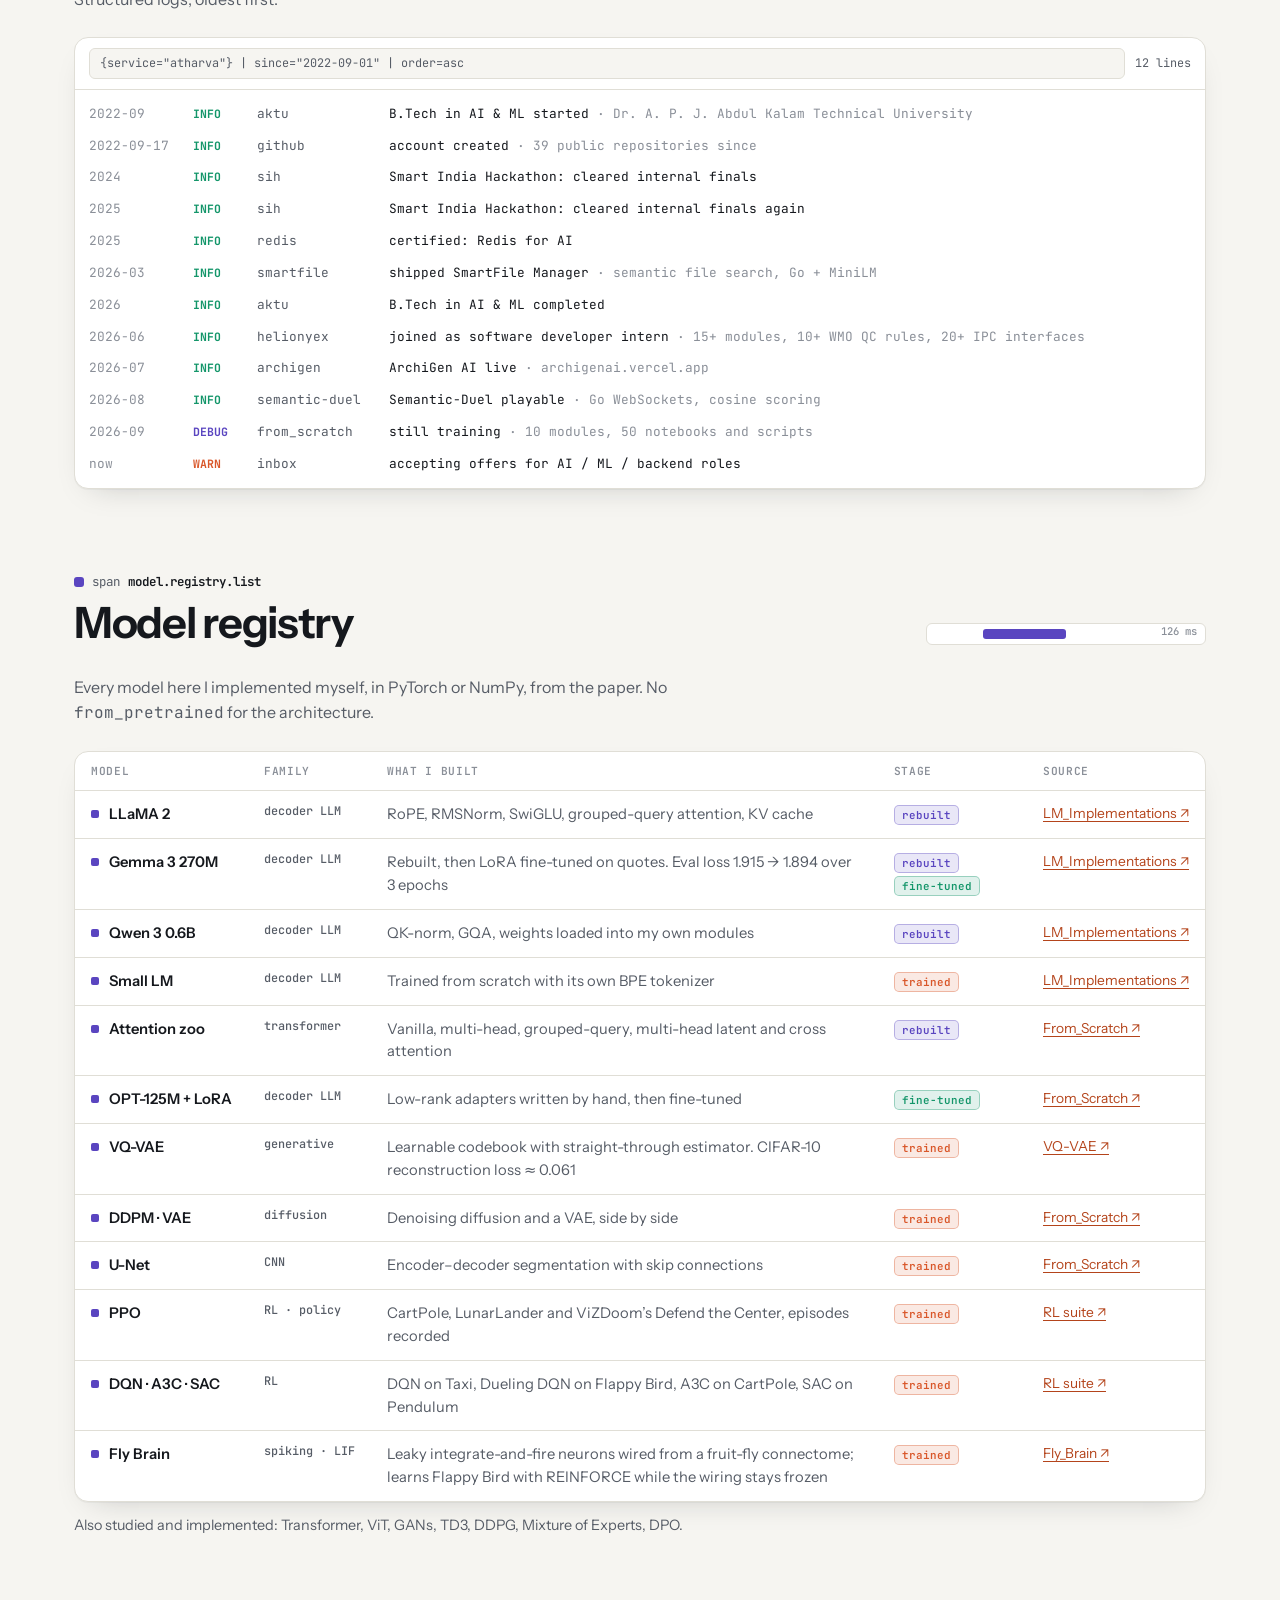
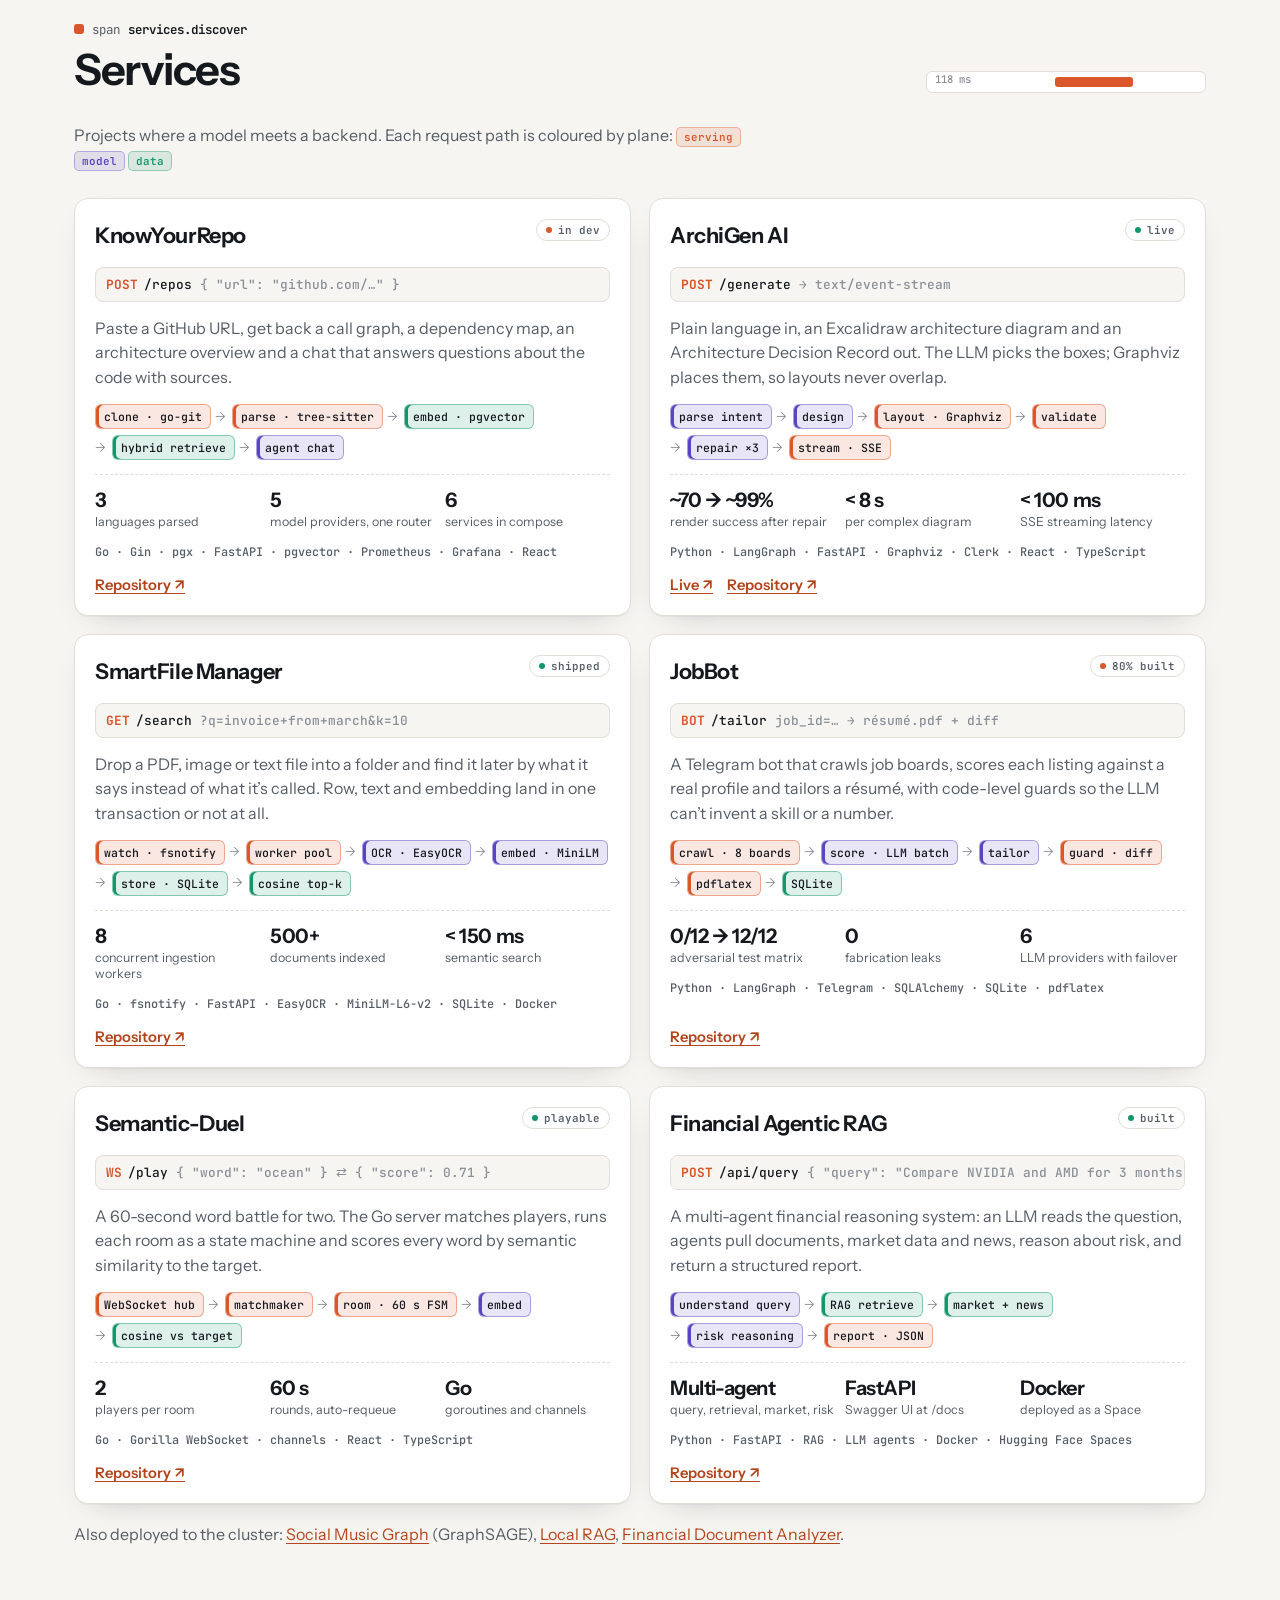
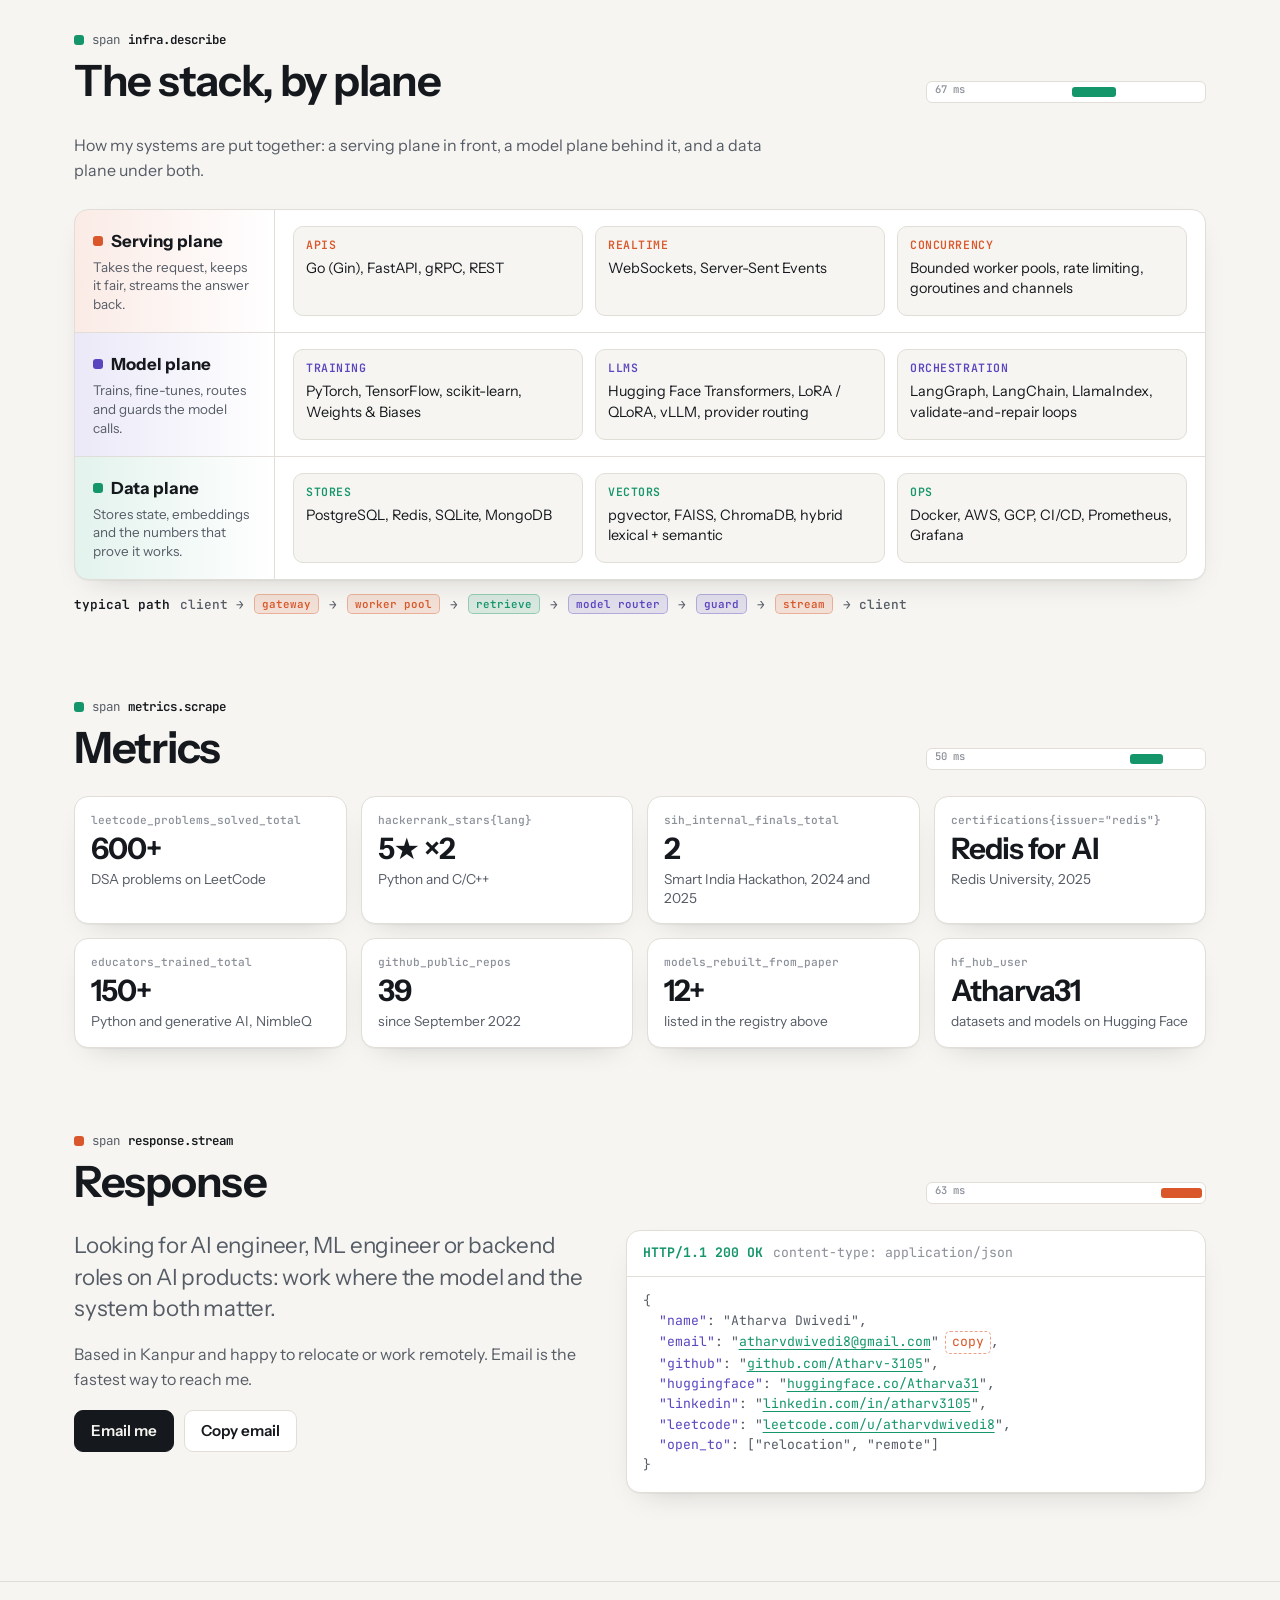
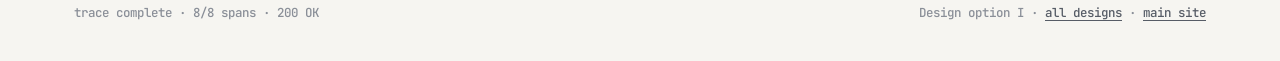
<file: docs/designs/trace/index.html>
<!doctype html>
<html lang="en">
<head>
<meta charset="utf-8">
<meta name="viewport" content="width=device-width, initial-scale=1">
<title>Atharva Dwivedi · Trace</title>
<meta name="description" content="Atharva Dwivedi: AI engineer who trains models and builds the backend systems that serve them. Deep learning, LLM systems, Go and FastAPI services.">
<link rel="icon" href="data:image/svg+xml,%3Csvg xmlns='http://www.w3.org/2000/svg' viewBox='0 0 32 32'%3E%3Crect width='32' height='32' rx='7' fill='%2313171D'/%3E%3Crect x='5' y='8' width='22' height='3.4' rx='1.7' fill='%23e06a3a'/%3E%3Crect x='9' y='14.3' width='12' height='3.4' rx='1.7' fill='%239480ea'/%3E%3Crect x='14' y='20.6' width='11' height='3.4' rx='1.7' fill='%231f9f72'/%3E%3C/svg%3E">
<link rel="preconnect" href="https://fonts.googleapis.com">
<link rel="preconnect" href="https://fonts.gstatic.com" crossorigin>
<link href="https://fonts.googleapis.com/css2?family=Instrument+Sans:ital,wght@0,400..700;1,400..700&family=JetBrains+Mono:wght@400..700&display=swap" rel="stylesheet">
<script>
  try { var t = localStorage.getItem("trace-theme"); if (t === "light" || t === "dark") document.documentElement.setAttribute("data-theme", t); } catch (e) {}
</script>
<style>
:root {
  --font: "Instrument Sans", system-ui, -apple-system, "Segoe UI", sans-serif;
  --mono: "JetBrains Mono", ui-monospace, "SF Mono", Menlo, monospace;
  --bg: #F6F5F1; --panel: #FFFFFF; --panel-2: #EFEEE8;
  --ink: #15181D; --ink-2: #565C66; --ink-3: #8A8F98; --rule: #E0DED6;
  --sv: #d9572a; --da: #14966a; --mo: #5a45c0; --root: #6B717B;
  --ok: #14966a;
  --link: #B4441B;
  --shadow: 0 1px 0 rgba(20, 24, 29, .04), 0 12px 30px -18px rgba(20, 24, 29, .25);
  color-scheme: light;
}
@media (prefers-color-scheme: dark) {
  :root:not([data-theme="light"]) {
    --bg: #0D1014; --panel: #13171D; --panel-2: #1A1F27;
    --ink: #E8EAED; --ink-2: #A2A8B2; --ink-3: #6F7682; --rule: #252B34;
    --sv: #e06a3a; --da: #1f9f72; --mo: #9480ea; --root: #8A919C;
    --ok: #2BC28A; --link: #F08A5E;
    --shadow: 0 1px 0 rgba(0, 0, 0, .3), 0 18px 40px -22px rgba(0, 0, 0, .8);
    color-scheme: dark;
  }
}
:root[data-theme="dark"] {
  --bg: #0D1014; --panel: #13171D; --panel-2: #1A1F27;
  --ink: #E8EAED; --ink-2: #A2A8B2; --ink-3: #6F7682; --rule: #252B34;
  --sv: #e06a3a; --da: #1f9f72; --mo: #9480ea; --root: #8A919C;
  --ok: #2BC28A; --link: #F08A5E;
  --shadow: 0 1px 0 rgba(0, 0, 0, .3), 0 18px 40px -22px rgba(0, 0, 0, .8);
  color-scheme: dark;
}
*, *::before, *::after { box-sizing: border-box; }
html { scroll-behavior: smooth; scroll-padding-top: 70px; overflow-x: clip; -webkit-text-size-adjust: 100%; }
body { margin: 0; background: var(--bg); color: var(--ink); font-family: var(--font); font-size: 16px; line-height: 1.55; -webkit-font-smoothing: antialiased; }
a { color: var(--link); text-underline-offset: 3px; text-decoration-thickness: 1px; }
a:hover { text-decoration-thickness: 2px; }
:focus-visible { outline: 2px solid var(--sv); outline-offset: 2px; border-radius: 4px; }
.wrap { max-width: 1180px; margin: 0 auto; padding: 0 24px; }
.mono { font-family: var(--mono); }
.sr { position: absolute; width: 1px; height: 1px; overflow: hidden; clip: rect(0 0 0 0); white-space: nowrap; }
.sv { --c: var(--sv); } .da { --c: var(--da); } .mo { --c: var(--mo); } .rt { --c: var(--root); }

/* top bar */
.top { position: sticky; top: 0; z-index: 20; background: color-mix(in srgb, var(--bg) 86%, transparent); backdrop-filter: blur(10px); -webkit-backdrop-filter: blur(10px); border-bottom: 1px solid var(--rule); }
.top__in { display: flex; align-items: center; gap: 16px; height: 56px; }
.brand { display: flex; align-items: center; gap: 10px; color: var(--ink); text-decoration: none; font-weight: 650; letter-spacing: -0.01em; }
.brand svg { flex: 0 0 auto; }
.nav { margin-left: auto; display: flex; gap: 2px; }
.nav a { font-family: var(--mono); font-size: 0.76rem; color: var(--ink-2); text-decoration: none; padding: 6px 9px; border-radius: 6px; white-space: nowrap; }
.nav a:hover { color: var(--ink); background: var(--panel-2); }
.theme-btn { display: grid; place-items: center; width: 34px; height: 34px; padding: 0; border-radius: 8px; border: 1px solid var(--rule); background: var(--panel); color: var(--ink); cursor: pointer; flex: 0 0 auto; }

/* hero */
.hero { padding: 64px 0 40px; }
.hero__grid { display: grid; grid-template-columns: minmax(0, 0.95fr) minmax(0, 1.15fr); gap: 48px; align-items: start; }
.status { display: inline-flex; align-items: center; gap: 10px; font-family: var(--mono); font-size: 0.76rem; color: var(--ink-2); border: 1px solid var(--rule); background: var(--panel); border-radius: 999px; padding: 5px 12px 5px 10px; }
.pulse { width: 8px; height: 8px; border-radius: 50%; background: var(--ok); box-shadow: 0 0 0 0 color-mix(in srgb, var(--ok) 60%, transparent); animation: pulse 2.4s infinite; }
@keyframes pulse { 0% { box-shadow: 0 0 0 0 color-mix(in srgb, var(--ok) 55%, transparent); } 70% { box-shadow: 0 0 0 8px transparent; } 100% { box-shadow: 0 0 0 0 transparent; } }
h1 { font-size: clamp(2.6rem, 6.2vw, 4.6rem); line-height: 0.98; letter-spacing: -0.035em; margin: 22px 0 18px; font-weight: 650; }
.lede { font-size: clamp(1.2rem, 2vw, 1.45rem); line-height: 1.35; letter-spacing: -0.01em; margin: 0 0 18px; max-width: 30ch; }
.lede em { font-style: italic; color: var(--mo); }
.lede b { font-weight: 600; color: var(--sv); }
.hero p.body { color: var(--ink-2); margin: 0 0 22px; max-width: 52ch; }
.meta { display: flex; flex-wrap: wrap; gap: 8px; margin: 0 0 26px; padding: 0; list-style: none; }
.meta li { font-family: var(--mono); font-size: 0.74rem; color: var(--ink-2); border: 1px solid var(--rule); border-radius: 6px; padding: 4px 8px; background: var(--panel); }
.btns { display: flex; flex-wrap: wrap; gap: 10px; }
.btn { display: inline-flex; align-items: center; gap: 8px; height: 42px; padding: 0 16px; border-radius: 9px; border: 1px solid var(--rule); background: var(--panel); color: var(--ink); font: 600 0.95rem var(--font); text-decoration: none; cursor: pointer; }
.btn:hover { border-color: var(--ink-3); text-decoration: none; }
.btn--fill { background: var(--ink); color: var(--bg); border-color: var(--ink); }
.btn--fill:hover { border-color: var(--ink); opacity: .9; }

/* trace panel */
.trace { background: var(--panel); border: 1px solid var(--rule); border-radius: 14px; box-shadow: var(--shadow); overflow: hidden; }
.trace__hd { display: flex; flex-wrap: wrap; align-items: center; gap: 8px 16px; padding: 12px 16px; border-bottom: 1px solid var(--rule); font-family: var(--mono); font-size: 0.74rem; color: var(--ink-2); }
.trace__hd b { color: var(--ink); font-weight: 600; }
.trace__hd .ok { color: var(--ok); font-weight: 600; }
.trace__hd .sp { margin-left: auto; }
.keys { display: flex; flex-wrap: wrap; gap: 6px 14px; padding: 10px 16px; border-bottom: 1px solid var(--rule); font-size: 0.8rem; color: var(--ink-2); }
.keys span { display: inline-flex; align-items: center; gap: 6px; }
.keys i { width: 10px; height: 10px; border-radius: 3px; background: var(--c); }
.ruler { display: grid; grid-template-columns: var(--namecol) minmax(0, 1fr); padding: 0 16px; height: 26px; align-items: end; border-bottom: 1px solid var(--rule); }
.ruler div { position: relative; height: 100%; }
.ruler div span { position: absolute; white-space: nowrap; bottom: 5px; transform: translateX(-50%); font-family: var(--mono); font-size: 0.66rem; color: var(--ink-3); }
.ruler div span:first-child { transform: none; }
.ruler div span:last-child { transform: translateX(-100%); }
.ruler > i { display: block; }
.spans { list-style: none; margin: 0; padding: 6px 0; --namecol: 230px; }
.trace { --namecol: 230px; }
.span a { display: grid; grid-template-columns: var(--namecol) minmax(0, 1fr); align-items: center; min-height: 38px; padding: 0 16px; color: var(--ink); text-decoration: none; position: relative; }
.span a:hover, .span a:focus-visible, .span a.on { background: var(--panel-2); }
.span .nm { display: flex; align-items: center; gap: 8px; min-width: 0; padding-right: 8px; padding-left: calc(var(--d, 0) * 16px); font-family: var(--mono); font-size: 0.78rem; }
.span .nm::before { content: ""; flex: 0 0 auto; width: 3px; height: 16px; border-radius: 2px; background: var(--c); }
.span .nm span { overflow: hidden; text-overflow: ellipsis; white-space: nowrap; }
.span .nm small { color: var(--ink-3); font-size: 0.7rem; flex: 0 0 auto; }
.lane { position: relative; height: 38px; background-image: linear-gradient(to right, var(--rule) 1px, transparent 1px); background-size: 25% 100%; }
.bar { position: absolute; top: 11px; height: 16px; left: var(--x); width: var(--w); border-radius: 4px; background: var(--c); transform-origin: left center; }
.anim .bar { animation: grow .55s cubic-bezier(.2, .7, .2, 1) both; animation-delay: calc(var(--i) * 140ms + 150ms); }
@keyframes grow { from { transform: scaleX(0); } to { transform: scaleX(1); } }
.attrs { border-top: 1px solid var(--rule); padding: 12px 16px 14px; font-family: var(--mono); font-size: 0.76rem; min-height: 132px; }
.attrs h3 { margin: 0 0 8px; font: 600 0.72rem var(--mono); text-transform: uppercase; letter-spacing: 0.06em; color: var(--ink-3); }
.attrs h3 b { color: var(--c); font-weight: 600; text-transform: none; letter-spacing: 0; }
.attrs dl { display: grid; grid-template-columns: max-content minmax(0, 1fr); gap: 3px 16px; margin: 0; }
.attrs dt { color: var(--ink-3); }
.attrs dd { margin: 0; color: var(--ink); overflow-wrap: anywhere; }
.attrs dd .s { color: var(--da); }
.attrs dd .n { color: var(--sv); }

/* sections */
section.sec { padding: 72px 0 8px; }
.sec__hd { display: grid; grid-template-columns: minmax(0, 1fr) 280px; gap: 24px; align-items: end; margin-bottom: 26px; }
.sec__hd h2 { margin: 6px 0 0; font-size: clamp(1.9rem, 3.8vw, 2.7rem); line-height: 1.05; letter-spacing: -0.03em; font-weight: 650; }
.sec__hd p { grid-column: 1 / -1; margin: 6px 0 0; color: var(--ink-2); max-width: 64ch; }
.spanid { display: inline-flex; align-items: center; gap: 8px; font-family: var(--mono); font-size: 0.78rem; color: var(--ink-2); }
.spanid::before { content: ""; width: 10px; height: 10px; border-radius: 3px; background: var(--c); }
.spanid b { color: var(--ink); font-weight: 600; }
.mini { position: relative; height: 22px; border: 1px solid var(--rule); border-radius: 6px; background: var(--panel); overflow: hidden; }
.mini i { position: absolute; top: 5px; bottom: 5px; left: var(--x); width: var(--w); background: var(--c); border-radius: 3px; }
.mini span { position: absolute; right: 8px; top: 0; line-height: 20px; font: 500 0.66rem var(--mono); color: var(--ink-3); }
.mini span.l { right: auto; left: 8px; }

.panel { background: var(--panel); border: 1px solid var(--rule); border-radius: 14px; box-shadow: var(--shadow); }

/* about */
.about { display: grid; grid-template-columns: minmax(0, 1.25fr) minmax(0, 1fr); gap: 32px; align-items: start; }
.about .big { font-size: clamp(1.2rem, 2vw, 1.4rem); line-height: 1.4; letter-spacing: -0.01em; margin: 0 0 16px; }
.about p { color: var(--ink-2); margin: 0 0 14px; }
.about p strong { color: var(--ink); font-weight: 600; }
.labels { padding: 18px; }
.labels h3 { margin: 0 0 12px; font: 600 0.72rem var(--mono); text-transform: uppercase; letter-spacing: 0.06em; color: var(--ink-3); }
.labels ul { list-style: none; margin: 0; padding: 0; display: grid; gap: 8px; }
.labels li { display: grid; grid-template-columns: 112px minmax(0, 1fr); gap: 12px; font-size: 0.92rem; padding-bottom: 8px; border-bottom: 1px dashed var(--rule); }
.labels li:last-child { border-bottom: 0; padding-bottom: 0; }
.labels li code { font: 500 0.74rem var(--mono); color: var(--ink-3); padding-top: 3px; }

/* logs */
.logs { overflow: hidden; }
.logs__bar { display: flex; align-items: center; gap: 10px; padding: 10px 14px; border-bottom: 1px solid var(--rule); font-family: var(--mono); font-size: 0.74rem; color: var(--ink-2); }
.logs__bar .q { flex: 1; min-width: 0; padding: 5px 10px; border: 1px solid var(--rule); border-radius: 6px; background: var(--bg); white-space: nowrap; overflow: hidden; text-overflow: ellipsis; }
.logs ol { list-style: none; margin: 0; padding: 8px 0; font-family: var(--mono); font-size: 0.8rem; }
.logs li { display: grid; grid-template-columns: 92px 52px 120px minmax(0, 1fr); gap: 12px; padding: 6px 14px; align-items: baseline; }
.logs li:hover { background: var(--panel-2); }
.logs time { color: var(--ink-3); }
.lv { font-weight: 700; font-size: 0.72rem; }
.lv.info { color: var(--da); } .lv.warn { color: var(--sv); } .lv.debug { color: var(--mo); }
.logs .src { color: var(--ink-2); overflow: hidden; text-overflow: ellipsis; white-space: nowrap; }
.logs .msg { color: var(--ink); }
.logs .msg span { color: var(--ink-3); }

/* model registry */
.reg { overflow-x: auto; }
.reg table { width: 100%; border-collapse: collapse; min-width: 760px; font-size: 0.92rem; }
.reg th { text-align: left; font: 600 0.7rem var(--mono); text-transform: uppercase; letter-spacing: 0.06em; color: var(--ink-3); padding: 12px 16px; border-bottom: 1px solid var(--rule); white-space: nowrap; }
.reg td { padding: 12px 16px; border-bottom: 1px solid var(--rule); vertical-align: top; }
.reg tr:last-child td { border-bottom: 0; }
.reg tbody tr:hover td { background: var(--panel-2); }
.reg td:first-child { font-weight: 600; white-space: nowrap; }
.reg td:first-child::before { content: ""; display: inline-block; width: 8px; height: 8px; border-radius: 2px; background: var(--mo); margin-right: 10px; vertical-align: 1px; }
.fam { font: 500 0.74rem var(--mono); color: var(--ink-2); white-space: nowrap; }
.reg td.note { color: var(--ink-2); }
.reg td.src { white-space: nowrap; font-size: 0.86rem; }
.tag { display: inline-block; font: 600 0.68rem var(--mono); padding: 2px 7px; border-radius: 5px; color: var(--c); background: color-mix(in srgb, var(--c) 13%, transparent); border: 1px solid color-mix(in srgb, var(--c) 35%, transparent); white-space: nowrap; }
.reg-foot { margin: 12px 0 0; color: var(--ink-2); font-size: 0.9rem; }

/* services */
.svcs { display: grid; grid-template-columns: repeat(2, minmax(0, 1fr)); gap: 18px; }
.svc { padding: 20px 20px 18px; display: flex; flex-direction: column; gap: 14px; }
.svc__top { display: flex; align-items: flex-start; justify-content: space-between; gap: 12px; }
.svc h3 { margin: 0; font-size: 1.35rem; letter-spacing: -0.02em; font-weight: 650; }
.svc .st { font: 600 0.68rem var(--mono); color: var(--ink-2); border: 1px solid var(--rule); border-radius: 999px; padding: 3px 9px; white-space: nowrap; display: inline-flex; align-items: center; gap: 6px; }
.svc .st::before { content: ""; width: 6px; height: 6px; border-radius: 50%; background: var(--ok); }
.svc .st.dev::before { background: var(--sv); }
.ep { font: 500 0.8rem var(--mono); background: var(--bg); border: 1px solid var(--rule); border-radius: 8px; padding: 8px 10px; overflow-x: auto; white-space: nowrap; }
.ep b { color: var(--sv); font-weight: 700; margin-right: 6px; }
.ep span { color: var(--ink-3); }
.svc p { margin: 0; color: var(--ink-2); }
.pipe { display: flex; flex-wrap: wrap; align-items: center; gap: 6px 4px; margin: 0; padding: 0; list-style: none; }
.pipe li { display: inline-flex; align-items: center; gap: 4px; }
.pipe li + li::before { content: "→"; color: var(--ink-3); font-size: 0.8rem; margin-right: 2px; }
.pipe span { font: 500 0.72rem var(--mono); padding: 4px 8px; border-radius: 6px; color: var(--ink); background: color-mix(in srgb, var(--c) 14%, var(--panel)); border: 1px solid color-mix(in srgb, var(--c) 45%, transparent); box-shadow: inset 3px 0 0 var(--c); }
.slo { display: grid; grid-template-columns: repeat(3, minmax(0, 1fr)); gap: 10px; border-top: 1px dashed var(--rule); padding-top: 14px; }
.slo b { display: block; font-size: 1.25rem; letter-spacing: -0.02em; font-weight: 650; line-height: 1.15; }
.slo span { display: block; font-size: 0.78rem; color: var(--ink-2); line-height: 1.3; margin-top: 2px; }
.stack { font: 500 0.74rem var(--mono); color: var(--ink-3); }
.svc .links { display: flex; gap: 14px; font-weight: 600; font-size: 0.92rem; margin-top: auto; }
.also { margin: 18px 0 0; color: var(--ink-2); }

/* stack / planes */
.planes { display: grid; gap: 0; overflow: hidden; }
.plane { display: grid; grid-template-columns: 200px minmax(0, 1fr); border-bottom: 1px solid var(--rule); }
.plane:last-child { border-bottom: 0; }
.plane__k { padding: 18px; border-right: 1px solid var(--rule); background: linear-gradient(90deg, color-mix(in srgb, var(--c) 12%, transparent), transparent); }
.plane__k h3 { margin: 0 0 4px; font-size: 1.05rem; display: flex; align-items: center; gap: 8px; }
.plane__k h3::before { content: ""; width: 10px; height: 10px; border-radius: 3px; background: var(--c); }
.plane__k p { margin: 0; font-size: 0.84rem; color: var(--ink-2); line-height: 1.4; }
.plane__v { padding: 16px 18px; display: grid; grid-template-columns: repeat(3, minmax(0, 1fr)); gap: 12px; }
.node { border: 1px solid var(--rule); border-radius: 10px; padding: 10px 12px; background: var(--bg); }
.node h4 { margin: 0 0 6px; font: 600 0.72rem var(--mono); text-transform: uppercase; letter-spacing: 0.05em; color: var(--c); }
.node p { margin: 0; font-size: 0.9rem; line-height: 1.45; }
.flow { margin: 14px 0 0; font: 500 0.8rem var(--mono); color: var(--ink-2); display: flex; flex-wrap: wrap; gap: 6px 10px; align-items: center; }
.flow b { color: var(--ink); font-weight: 600; }

/* metrics */
.metrics { display: grid; grid-template-columns: repeat(4, minmax(0, 1fr)); gap: 14px; }
.metric { padding: 16px; display: flex; flex-direction: column; gap: 6px; }
.metric code { font: 500 0.7rem var(--mono); color: var(--ink-3); overflow-wrap: anywhere; }
.metric b { font-size: 1.85rem; letter-spacing: -0.03em; font-weight: 650; line-height: 1.05; }
.metric span { font-size: 0.86rem; color: var(--ink-2); line-height: 1.35; }

/* response */
.resp { display: grid; grid-template-columns: minmax(0, 1fr) minmax(0, 1.1fr); gap: 24px; align-items: start; }
.resp .pitch { font-size: clamp(1.2rem, 2vw, 1.4rem); line-height: 1.4; letter-spacing: -0.01em; margin: 0 0 16px; }
.resp .side p { color: var(--ink-2); margin: 0 0 18px; }
.http { overflow: hidden; font-family: var(--mono); font-size: 0.82rem; }
.http__st { padding: 12px 16px; border-bottom: 1px solid var(--rule); display: flex; gap: 10px; flex-wrap: wrap; }
.http__st b { color: var(--ok); }
.http__st span { color: var(--ink-3); }
.http pre { margin: 0; padding: 14px 16px 16px; white-space: pre-wrap; overflow-wrap: anywhere; line-height: 1.7; color: var(--ink-2); font: inherit; }
.http pre .k { color: var(--mo); }
.http pre a { color: var(--da); }
.http pre button { font: inherit; color: var(--sv); background: none; border: 1px dashed color-mix(in srgb, var(--sv) 55%, transparent); border-radius: 5px; padding: 0 6px; margin-left: 6px; cursor: pointer; }

footer { margin-top: 80px; border-top: 1px solid var(--rule); padding: 22px 0 40px; font: 500 0.78rem var(--mono); color: var(--ink-3); }
footer .wrap { display: flex; flex-wrap: wrap; gap: 8px 20px; justify-content: space-between; }
footer a { color: var(--ink-2); }
.toast { position: fixed; left: 50%; bottom: 22px; transform: translate(-50%, 20px); opacity: 0; pointer-events: none; background: var(--ink); color: var(--bg); font: 600 0.82rem var(--mono); padding: 9px 14px; border-radius: 8px; transition: opacity .2s, transform .2s; z-index: 50; }
.toast.on { opacity: 1; transform: translate(-50%, 0); }

@media (max-width: 1040px) {
  .hero__grid { grid-template-columns: minmax(0, 1fr); gap: 36px; }
  .metrics { grid-template-columns: repeat(2, minmax(0, 1fr)); }
  .plane__v { grid-template-columns: repeat(2, minmax(0, 1fr)); }
}
@media (max-width: 860px) {
  .nav { display: none; }
  .theme-btn { margin-left: auto; }
  .about, .resp, .svcs { grid-template-columns: minmax(0, 1fr); }
  .sec__hd { grid-template-columns: minmax(0, 1fr); }
  .plane { grid-template-columns: minmax(0, 1fr); }
  .plane__k { border-right: 0; border-bottom: 1px solid var(--rule); }
}
@media (max-width: 560px) {
  .wrap { padding: 0 16px; }
  .hero { padding-top: 40px; }
  .trace, .spans { --namecol: 150px; }
  .span .nm { font-size: 0.72rem; gap: 6px; padding-left: calc(var(--d, 0) * 8px); }
  .status .xs { display: none; }
  .span .nm small { display: none; }
  .ruler div span:nth-child(2), .ruler div span:nth-child(4) { display: none; }
  .trace__hd .sp { margin-left: 0; }
  .logs li { grid-template-columns: 96px minmax(0, 1fr); gap: 2px 10px; }
  .logs .lv { display: none; }
  .logs .src { grid-column: 2; grid-row: 1; }
  .logs .msg { grid-column: 1 / -1; }
  .plane__v { grid-template-columns: minmax(0, 1fr); }
  .slo { grid-template-columns: repeat(2, minmax(0, 1fr)); }
  .labels li { grid-template-columns: minmax(0, 1fr); gap: 2px; }
  .metric b { font-size: 1.5rem; }
  .http { font-size: 0.72rem; }
}
@media (prefers-reduced-motion: reduce) {
  html { scroll-behavior: auto; }
  .pulse { animation: none; }
  .anim .bar { animation: none; }
}
</style>
</head>
<body>
<header class="top">
  <div class="wrap top__in">
    <a class="brand" href="#top"><svg width="22" height="22" viewBox="0 0 32 32" aria-hidden="true"><rect x="3" y="7" width="26" height="4" rx="2" fill="var(--sv)"/><rect x="8" y="14" width="14" height="4" rx="2" fill="var(--mo)"/><rect x="14" y="21" width="13" height="4" rx="2" fill="var(--da)"/></svg>Atharva Dwivedi</a>
    <nav class="nav" aria-label="Sections">
      <a href="#about">readme</a><a href="#logs">logs</a><a href="#models">models</a><a href="#services">services</a><a href="#stack">stack</a><a href="#metrics">metrics</a><a href="#contact">contact</a>
    </nav>
    <button class="theme-btn" id="theme-btn" type="button" aria-label="Switch to dark theme"><svg viewBox="0 0 24 24" width="16" height="16" aria-hidden="true"><circle cx="12" cy="12" r="8.5" fill="none" stroke="currentColor" stroke-width="1.8"/><path d="M12 3.5a8.5 8.5 0 0 1 0 17z" fill="currentColor"/></svg></button>
  </div>
</header>

<main id="top">
  <section class="hero">
    <div class="wrap hero__grid">
      <div>
        <span class="status"><span class="pulse" aria-hidden="true"></span>service: atharva · status: serving<span class="xs"> · open to roles</span></span>
        <h1>Atharva Dwivedi</h1>
        <p class="lede">I train <em>the model</em> and build <b>the backend</b> that serves it.</p>
        <p class="body">AI engineer working across deep learning and backend systems. I rebuild architectures like LLaMA&nbsp;2, Gemma&nbsp;3 and diffusion models from their papers in PyTorch, then ship LLM products on Go and FastAPI services with retrieval, streaming, rate limits and metrics.</p>
        <ul class="meta">
          <li>B.Tech AI &amp; ML · AKTU ’26</li>
          <li>SDE Intern · Helionyex Solutions</li>
          <li>Kanpur, IN · relocate / remote</li>
        </ul>
        <div class="btns">
          <a class="btn btn--fill" href="#services">View services ↓</a>
          <a class="btn" href="https://github.com/Atharv-3105" target="_blank" rel="noopener">GitHub ↗</a>
          <button class="btn" type="button" data-copy="atharvdwivedi8@gmail.com">Copy email</button>
        </div>
      </div>

      <div class="trace anim" id="trace">
        <div class="trace__hd">
          <span>trace <b>a7d2·3105</b></span>
          <span><b>GET</b> /atharva</span>
          <span class="ok">200 OK</span>
          <span class="sp">8 spans · 3 planes</span>
        </div>
        <div class="keys" aria-label="Legend">
          <span class="sv"><i></i>serving</span>
          <span class="mo"><i></i>model</span>
          <span class="da"><i></i>data</span>
        </div>
        <div class="ruler" aria-hidden="true"><i></i><div><span style="left:0">0 ms</span><span style="left:25%">105</span><span style="left:50%">210</span><span style="left:75%">315</span><span style="left:100%">420 ms</span></div></div>
        <ol class="spans" id="spans"></ol>
        <div class="attrs" id="attrs" aria-live="polite"></div>
      </div>
    </div>
  </section>

  <section class="sec sv" id="about" data-span="1">
    <div class="wrap">
      <div class="sec__hd">
        <div><span class="spanid">span <b>readme.load</b></span><h2>About me</h2></div>
        <div class="mini" aria-hidden="true"></div>
      </div>
      <div class="about">
        <div>
          <p class="big">Most people pick a side: research notebooks or production services. I like the seam between them, where a model has to become an API that answers in milliseconds and doesn’t make things up.</p>
          <p>On the model side I learn by rebuilding. <strong>From_Scratch</strong> is ten modules of ML, DL and RL written from first principles, from activation functions to attention variants, U-Net, VQ-VAE, DDPM, PPO and a spiking network wired from a fruit-fly connectome. In <strong>Language_Model_Implementations</strong> I rebuilt LLaMA&nbsp;2, Gemma&nbsp;3 and Qwen&nbsp;3 block by block and trained a small language model with its own tokenizer.</p>
          <p>On the systems side I write the services around those models: a Go API with a bounded worker pool and per-client rate limits, a FastAPI sidecar that routes across five model providers, hybrid retrieval on pgvector, Server-Sent Events for streaming, and Prometheus metrics into Grafana.</p>
          <p>Right now I’m a software developer intern at <strong>Helionyex Solutions</strong>, building core modules of a climate data system in Electron, React, TypeScript and PostgreSQL.</p>
        </div>
        <div class="panel labels">
          <h3>labels</h3>
          <ul>
            <li><code>role</code><span>AI engineer · ML engineer · backend for AI</span></li>
            <li><code>model.focus</code><span>Transformers, LLMs, generative models, RL</span></li>
            <li><code>serve.focus</code><span>LLM systems, RAG, Go and FastAPI services</span></li>
            <li><code>lang</code><span>Python, Go, SQL, C++</span></li>
            <li><code>teaching</code><span>Python &amp; AI trainer at NimbleQ, 150+ educators</span></li>
            <li><code>learning</code><span>Distributed systems, inference serving</span></li>
            <li><code>region</code><span>Kanpur, India · relocation or remote</span></li>
          </ul>
        </div>
      </div>
    </div>
  </section>

  <section class="sec da" id="logs" data-span="2">
    <div class="wrap">
      <div class="sec__hd">
        <div><span class="spanid">span <b>logs.replay</b></span><h2>Timeline</h2></div>
        <div class="mini" aria-hidden="true"></div>
        <p>Structured logs, oldest first.</p>
      </div>
      <div class="panel logs">
        <div class="logs__bar"><span class="q">{service="atharva"} | since="2022-09-01" | order=asc</span><span>12 lines</span></div>
        <ol>
          <li><time>2022-09</time><span class="lv info">INFO</span><span class="src">aktu</span><span class="msg">B.Tech in AI &amp; ML started <span>· Dr. A. P. J. Abdul Kalam Technical University</span></span></li>
          <li><time>2022-09-17</time><span class="lv info">INFO</span><span class="src">github</span><span class="msg">account created <span>· 39 public repositories since</span></span></li>
          <li><time>2024</time><span class="lv info">INFO</span><span class="src">sih</span><span class="msg">Smart India Hackathon: cleared internal finals</span></li>
          <li><time>2025</time><span class="lv info">INFO</span><span class="src">sih</span><span class="msg">Smart India Hackathon: cleared internal finals again</span></li>
          <li><time>2025</time><span class="lv info">INFO</span><span class="src">redis</span><span class="msg">certified: Redis for AI</span></li>
          <li><time>2026-03</time><span class="lv info">INFO</span><span class="src">smartfile</span><span class="msg">shipped SmartFile Manager <span>· semantic file search, Go + MiniLM</span></span></li>
          <li><time>2026</time><span class="lv info">INFO</span><span class="src">aktu</span><span class="msg">B.Tech in AI &amp; ML completed</span></li>
          <li><time>2026-06</time><span class="lv info">INFO</span><span class="src">helionyex</span><span class="msg">joined as software developer intern <span>· 15+ modules, 10+ WMO QC rules, 20+ IPC interfaces</span></span></li>
          <li><time>2026-07</time><span class="lv info">INFO</span><span class="src">archigen</span><span class="msg">ArchiGen AI live <span>· archigenai.vercel.app</span></span></li>
          <li><time>2026-08</time><span class="lv info">INFO</span><span class="src">semantic-duel</span><span class="msg">Semantic-Duel playable <span>· Go WebSockets, cosine scoring</span></span></li>
          <li><time>2026-09</time><span class="lv debug">DEBUG</span><span class="src">from_scratch</span><span class="msg">still training <span>· 10 modules, 50 notebooks and scripts</span></span></li>
          <li><time>now</time><span class="lv warn">WARN</span><span class="src">inbox</span><span class="msg">accepting offers for AI / ML / backend roles</span></li>
        </ol>
      </div>
    </div>
  </section>

  <section class="sec mo" id="models" data-span="3">
    <div class="wrap">
      <div class="sec__hd">
        <div><span class="spanid">span <b>model.registry.list</b></span><h2>Model registry</h2></div>
        <div class="mini" aria-hidden="true"></div>
        <p>Every model here I implemented myself, in PyTorch or NumPy, from the paper. No <code class="mono">from_pretrained</code> for the architecture.</p>
      </div>
      <div class="panel reg">
        <table>
          <thead><tr><th scope="col">Model</th><th scope="col">Family</th><th scope="col">What I built</th><th scope="col">Stage</th><th scope="col">Source</th></tr></thead>
          <tbody>
            <tr><td>LLaMA 2</td><td class="fam">decoder LLM</td><td class="note">RoPE, RMSNorm, SwiGLU, grouped-query attention, KV cache</td><td><span class="tag mo">rebuilt</span></td><td class="src"><a href="https://github.com/Atharv-3105/Language_Model_Implementations" target="_blank" rel="noopener">LM_Implementations ↗</a></td></tr>
            <tr><td>Gemma 3 270M</td><td class="fam">decoder LLM</td><td class="note">Rebuilt, then LoRA fine-tuned on quotes. Eval loss 1.915 → 1.894 over 3 epochs</td><td><span class="tag mo">rebuilt</span> <span class="tag da">fine-tuned</span></td><td class="src"><a href="https://github.com/Atharv-3105/Language_Model_Implementations" target="_blank" rel="noopener">LM_Implementations ↗</a></td></tr>
            <tr><td>Qwen 3 0.6B</td><td class="fam">decoder LLM</td><td class="note">QK-norm, GQA, weights loaded into my own modules</td><td><span class="tag mo">rebuilt</span></td><td class="src"><a href="https://github.com/Atharv-3105/Language_Model_Implementations" target="_blank" rel="noopener">LM_Implementations ↗</a></td></tr>
            <tr><td>Small LM</td><td class="fam">decoder LLM</td><td class="note">Trained from scratch with its own BPE tokenizer</td><td><span class="tag sv">trained</span></td><td class="src"><a href="https://github.com/Atharv-3105/Language_Model_Implementations" target="_blank" rel="noopener">LM_Implementations ↗</a></td></tr>
            <tr><td>Attention zoo</td><td class="fam">transformer</td><td class="note">Vanilla, multi-head, grouped-query, multi-head latent and cross attention</td><td><span class="tag mo">rebuilt</span></td><td class="src"><a href="https://github.com/Atharv-3105/From_Scratch/tree/master/Attention" target="_blank" rel="noopener">From_Scratch ↗</a></td></tr>
            <tr><td>OPT-125M + LoRA</td><td class="fam">decoder LLM</td><td class="note">Low-rank adapters written by hand, then fine-tuned</td><td><span class="tag da">fine-tuned</span></td><td class="src"><a href="https://github.com/Atharv-3105/From_Scratch" target="_blank" rel="noopener">From_Scratch ↗</a></td></tr>
            <tr><td>VQ-VAE</td><td class="fam">generative</td><td class="note">Learnable codebook with straight-through estimator. CIFAR-10 reconstruction loss ≈ 0.061</td><td><span class="tag sv">trained</span></td><td class="src"><a href="https://github.com/Atharv-3105/VQ-VAE" target="_blank" rel="noopener">VQ-VAE ↗</a></td></tr>
            <tr><td>DDPM · VAE</td><td class="fam">diffusion</td><td class="note">Denoising diffusion and a VAE, side by side</td><td><span class="tag sv">trained</span></td><td class="src"><a href="https://github.com/Atharv-3105/From_Scratch" target="_blank" rel="noopener">From_Scratch ↗</a></td></tr>
            <tr><td>U-Net</td><td class="fam">CNN</td><td class="note">Encoder–decoder segmentation with skip connections</td><td><span class="tag sv">trained</span></td><td class="src"><a href="https://github.com/Atharv-3105/From_Scratch" target="_blank" rel="noopener">From_Scratch ↗</a></td></tr>
            <tr><td>PPO</td><td class="fam">RL · policy</td><td class="note">CartPole, LunarLander and ViZDoom’s Defend the Center, episodes recorded</td><td><span class="tag sv">trained</span></td><td class="src"><a href="https://github.com/Atharv-3105/From_Scratch/tree/master/Reinforcement_Learning" target="_blank" rel="noopener">RL suite ↗</a></td></tr>
            <tr><td>DQN · A3C · SAC</td><td class="fam">RL</td><td class="note">DQN on Taxi, Dueling DQN on Flappy Bird, A3C on CartPole, SAC on Pendulum</td><td><span class="tag sv">trained</span></td><td class="src"><a href="https://github.com/Atharv-3105/From_Scratch/tree/master/Reinforcement_Learning" target="_blank" rel="noopener">RL suite ↗</a></td></tr>
            <tr><td>Fly Brain</td><td class="fam">spiking · LIF</td><td class="note">Leaky integrate-and-fire neurons wired from a fruit-fly connectome; learns Flappy Bird with REINFORCE while the wiring stays frozen</td><td><span class="tag sv">trained</span></td><td class="src"><a href="https://github.com/Atharv-3105/From_Scratch/tree/master/Fly_Brain" target="_blank" rel="noopener">Fly_Brain ↗</a></td></tr>
          </tbody>
        </table>
      </div>
      <p class="reg-foot">Also studied and implemented: Transformer, ViT, GANs, TD3, DDPG, Mixture of Experts, DPO.</p>
    </div>
  </section>

  <section class="sec sv" id="services" data-span="4">
    <div class="wrap">
      <div class="sec__hd">
        <div><span class="spanid">span <b>services.discover</b></span><h2>Services</h2></div>
        <div class="mini" aria-hidden="true"></div>
        <p>Projects where a model meets a backend. Each request path is coloured by plane: <span class="tag sv">serving</span> <span class="tag mo">model</span> <span class="tag da">data</span></p>
      </div>
      <div class="svcs">
        <article class="panel svc">
          <div class="svc__top"><h3>KnowYourRepo</h3><span class="st dev">in dev</span></div>
          <div class="ep"><b>POST</b>/repos <span>{ "url": "github.com/…" }</span></div>
          <p>Paste a GitHub URL, get back a call graph, a dependency map, an architecture overview and a chat that answers questions about the code with sources.</p>
          <ul class="pipe">
            <li class="sv"><span>clone · go-git</span></li><li class="sv"><span>parse · tree-sitter</span></li><li class="da"><span>embed · pgvector</span></li><li class="da"><span>hybrid retrieve</span></li><li class="mo"><span>agent chat</span></li>
          </ul>
          <div class="slo"><div><b>3</b><span>languages parsed</span></div><div><b>5</b><span>model providers, one router</span></div><div><b>6</b><span>services in compose</span></div></div>
          <p class="stack">Go · Gin · pgx · FastAPI · pgvector · Prometheus · Grafana · React</p>
          <p class="links"><a href="https://github.com/Atharv-3105/KnowYourRepo" target="_blank" rel="noopener">Repository ↗</a></p>
        </article>
        <article class="panel svc">
          <div class="svc__top"><h3>ArchiGen AI</h3><span class="st">live</span></div>
          <div class="ep"><b>POST</b>/generate <span>→ text/event-stream</span></div>
          <p>Plain language in, an Excalidraw architecture diagram and an Architecture Decision Record out. The LLM picks the boxes; Graphviz places them, so layouts never overlap.</p>
          <ul class="pipe">
            <li class="mo"><span>parse intent</span></li><li class="mo"><span>design</span></li><li class="sv"><span>layout · Graphviz</span></li><li class="sv"><span>validate</span></li><li class="mo"><span>repair ×3</span></li><li class="sv"><span>stream · SSE</span></li>
          </ul>
          <div class="slo"><div><b>~70 → ~99%</b><span>render success after repair</span></div><div><b>&lt; 8 s</b><span>per complex diagram</span></div><div><b>&lt; 100 ms</b><span>SSE streaming latency</span></div></div>
          <p class="stack">Python · LangGraph · FastAPI · Graphviz · Clerk · React · TypeScript</p>
          <p class="links"><a href="https://archigenai.vercel.app/" target="_blank" rel="noopener">Live ↗</a><a href="https://github.com/Atharv-3105/ArchiGen-AI" target="_blank" rel="noopener">Repository ↗</a></p>
        </article>
        <article class="panel svc">
          <div class="svc__top"><h3>SmartFile Manager</h3><span class="st">shipped</span></div>
          <div class="ep"><b>GET</b>/search <span>?q=invoice+from+march&amp;k=10</span></div>
          <p>Drop a PDF, image or text file into a folder and find it later by what it says instead of what it’s called. Row, text and embedding land in one transaction or not at all.</p>
          <ul class="pipe">
            <li class="sv"><span>watch · fsnotify</span></li><li class="sv"><span>worker pool</span></li><li class="mo"><span>OCR · EasyOCR</span></li><li class="mo"><span>embed · MiniLM</span></li><li class="da"><span>store · SQLite</span></li><li class="da"><span>cosine top-k</span></li>
          </ul>
          <div class="slo"><div><b>8</b><span>concurrent ingestion workers</span></div><div><b>500+</b><span>documents indexed</span></div><div><b>&lt; 150 ms</b><span>semantic search</span></div></div>
          <p class="stack">Go · fsnotify · FastAPI · EasyOCR · MiniLM-L6-v2 · SQLite · Docker</p>
          <p class="links"><a href="https://github.com/Atharv-3105/SmartFile-Manager" target="_blank" rel="noopener">Repository ↗</a></p>
        </article>
        <article class="panel svc">
          <div class="svc__top"><h3>JobBot</h3><span class="st dev">80% built</span></div>
          <div class="ep"><b>BOT</b>/tailor <span>job_id=… → résumé.pdf + diff</span></div>
          <p>A Telegram bot that crawls job boards, scores each listing against a real profile and tailors a résumé, with code-level guards so the LLM can’t invent a skill or a number.</p>
          <ul class="pipe">
            <li class="sv"><span>crawl · 8 boards</span></li><li class="mo"><span>score · LLM batch</span></li><li class="mo"><span>tailor</span></li><li class="sv"><span>guard · diff</span></li><li class="sv"><span>pdflatex</span></li><li class="da"><span>SQLite</span></li>
          </ul>
          <div class="slo"><div><b>0/12 → 12/12</b><span>adversarial test matrix</span></div><div><b>0</b><span>fabrication leaks</span></div><div><b>6</b><span>LLM providers with failover</span></div></div>
          <p class="stack">Python · LangGraph · Telegram · SQLAlchemy · SQLite · pdflatex</p>
          <p class="links"><a href="https://github.com/Atharv-3105/JobBot" target="_blank" rel="noopener">Repository ↗</a></p>
        </article>
        <article class="panel svc">
          <div class="svc__top"><h3>Semantic-Duel</h3><span class="st">playable</span></div>
          <div class="ep"><b>WS</b>/play <span>{ "word": "ocean" } ⇄ { "score": 0.71 }</span></div>
          <p>A 60-second word battle for two. The Go server matches players, runs each room as a state machine and scores every word by semantic similarity to the target.</p>
          <ul class="pipe">
            <li class="sv"><span>WebSocket hub</span></li><li class="sv"><span>matchmaker</span></li><li class="sv"><span>room · 60 s FSM</span></li><li class="mo"><span>embed</span></li><li class="da"><span>cosine vs target</span></li>
          </ul>
          <div class="slo"><div><b>2</b><span>players per room</span></div><div><b>60 s</b><span>rounds, auto-requeue</span></div><div><b>Go</b><span>goroutines and channels</span></div></div>
          <p class="stack">Go · Gorilla WebSocket · channels · React · TypeScript</p>
          <p class="links"><a href="https://github.com/Atharv-3105/Semantic-Duel" target="_blank" rel="noopener">Repository ↗</a></p>
        </article>
        <article class="panel svc">
          <div class="svc__top"><h3>Financial Agentic RAG</h3><span class="st">built</span></div>
          <div class="ep"><b>POST</b>/api/query <span>{ "query": "Compare NVIDIA and AMD for 3 months" }</span></div>
          <p>A multi-agent financial reasoning system: an LLM reads the question, agents pull documents, market data and news, reason about risk, and return a structured report.</p>
          <ul class="pipe">
            <li class="mo"><span>understand query</span></li><li class="da"><span>RAG retrieve</span></li><li class="da"><span>market + news</span></li><li class="mo"><span>risk reasoning</span></li><li class="sv"><span>report · JSON</span></li>
          </ul>
          <div class="slo"><div><b>Multi-agent</b><span>query, retrieval, market, risk</span></div><div><b>FastAPI</b><span>Swagger UI at /docs</span></div><div><b>Docker</b><span>deployed as a Space</span></div></div>
          <p class="stack">Python · FastAPI · RAG · LLM agents · Docker · Hugging Face Spaces</p>
          <p class="links"><a href="https://github.com/Atharv-3105/Finance_AgenticRAG" target="_blank" rel="noopener">Repository ↗</a></p>
        </article>
      </div>
      <p class="also">Also deployed to the cluster: <a href="https://github.com/Atharv-3105/Social_Music_Graph" target="_blank" rel="noopener">Social Music Graph</a> (GraphSAGE), <a href="https://github.com/Atharv-3105/Local_RAG_WyrdWiki" target="_blank" rel="noopener">Local RAG</a>, <a href="https://github.com/Atharv-3105/financial-document-analyzer" target="_blank" rel="noopener">Financial Document Analyzer</a>.</p>
    </div>
  </section>

  <section class="sec da" id="stack" data-span="5">
    <div class="wrap">
      <div class="sec__hd">
        <div><span class="spanid">span <b>infra.describe</b></span><h2>The stack, by plane</h2></div>
        <div class="mini" aria-hidden="true"></div>
        <p>How my systems are put together: a serving plane in front, a model plane behind it, and a data plane under both.</p>
      </div>
      <div class="panel planes">
        <div class="plane sv">
          <div class="plane__k"><h3>Serving plane</h3><p>Takes the request, keeps it fair, streams the answer back.</p></div>
          <div class="plane__v">
            <div class="node"><h4>APIs</h4><p>Go (Gin), FastAPI, gRPC, REST</p></div>
            <div class="node"><h4>Realtime</h4><p>WebSockets, Server-Sent Events</p></div>
            <div class="node"><h4>Concurrency</h4><p>Bounded worker pools, rate limiting, goroutines and channels</p></div>
          </div>
        </div>
        <div class="plane mo">
          <div class="plane__k"><h3>Model plane</h3><p>Trains, fine-tunes, routes and guards the model calls.</p></div>
          <div class="plane__v">
            <div class="node"><h4>Training</h4><p>PyTorch, TensorFlow, scikit-learn, Weights &amp; Biases</p></div>
            <div class="node"><h4>LLMs</h4><p>Hugging Face Transformers, LoRA / QLoRA, vLLM, provider routing</p></div>
            <div class="node"><h4>Orchestration</h4><p>LangGraph, LangChain, LlamaIndex, validate-and-repair loops</p></div>
          </div>
        </div>
        <div class="plane da">
          <div class="plane__k"><h3>Data plane</h3><p>Stores state, embeddings and the numbers that prove it works.</p></div>
          <div class="plane__v">
            <div class="node"><h4>Stores</h4><p>PostgreSQL, Redis, SQLite, MongoDB</p></div>
            <div class="node"><h4>Vectors</h4><p>pgvector, FAISS, ChromaDB, hybrid lexical + semantic</p></div>
            <div class="node"><h4>Ops</h4><p>Docker, AWS, GCP, CI/CD, Prometheus, Grafana</p></div>
          </div>
        </div>
      </div>
      <p class="flow" aria-label="Typical request path"><b>typical path</b> client → <span class="tag sv">gateway</span> → <span class="tag sv">worker pool</span> → <span class="tag da">retrieve</span> → <span class="tag mo">model router</span> → <span class="tag mo">guard</span> → <span class="tag sv">stream</span> → client</p>
    </div>
  </section>

  <section class="sec da" id="metrics" data-span="6">
    <div class="wrap">
      <div class="sec__hd">
        <div><span class="spanid">span <b>metrics.scrape</b></span><h2>Metrics</h2></div>
        <div class="mini" aria-hidden="true"></div>
      </div>
      <div class="metrics">
        <div class="panel metric"><code>leetcode_problems_solved_total</code><b>600+</b><span>DSA problems on LeetCode</span></div>
        <div class="panel metric"><code>hackerrank_stars{lang}</code><b>5★ ×2</b><span>Python and C/C++</span></div>
        <div class="panel metric"><code>sih_internal_finals_total</code><b>2</b><span>Smart India Hackathon, 2024 and 2025</span></div>
        <div class="panel metric"><code>certifications{issuer="redis"}</code><b>Redis for AI</b><span>Redis University, 2025</span></div>
        <div class="panel metric"><code>educators_trained_total</code><b>150+</b><span>Python and generative AI, NimbleQ</span></div>
        <div class="panel metric"><code>github_public_repos</code><b>39</b><span>since September 2022</span></div>
        <div class="panel metric"><code>models_rebuilt_from_paper</code><b>12+</b><span>listed in the registry above</span></div>
        <div class="panel metric"><code>hf_hub_user</code><b>Atharva31</b><span>datasets and models on Hugging Face</span></div>
      </div>
    </div>
  </section>

  <section class="sec sv" id="contact" data-span="7">
    <div class="wrap">
      <div class="sec__hd">
        <div><span class="spanid">span <b>response.stream</b></span><h2>Response</h2></div>
        <div class="mini" aria-hidden="true"></div>
      </div>
      <div class="resp">
        <div class="side">
          <p class="pitch">Looking for AI engineer, ML engineer or backend roles on AI products: work where the model and the system both matter.</p>
          <p>Based in Kanpur and happy to relocate or work remotely. Email is the fastest way to reach me.</p>
          <div class="btns"><a class="btn btn--fill" href="mailto:atharvdwivedi8@gmail.com">Email me</a><button class="btn" type="button" data-copy="atharvdwivedi8@gmail.com">Copy email</button></div>
        </div>
        <div class="panel http">
          <div class="http__st"><b>HTTP/1.1 200 OK</b><span>content-type: application/json</span></div>
<pre>{
  <span class="k">"name"</span>: "Atharva Dwivedi",
  <span class="k">"email"</span>: "<a href="mailto:atharvdwivedi8@gmail.com">atharvdwivedi8@gmail.com</a>"<button type="button" data-copy="atharvdwivedi8@gmail.com" aria-label="Copy email">copy</button>,
  <span class="k">"github"</span>: "<a href="https://github.com/Atharv-3105" target="_blank" rel="noopener">github.com/Atharv-3105</a>",
  <span class="k">"huggingface"</span>: "<a href="https://huggingface.co/Atharva31" target="_blank" rel="noopener">huggingface.co/Atharva31</a>",
  <span class="k">"linkedin"</span>: "<a href="https://www.linkedin.com/in/atharv3105/" target="_blank" rel="noopener">linkedin.com/in/atharv3105</a>",
  <span class="k">"leetcode"</span>: "<a href="https://leetcode.com/u/atharvdwivedi8/" target="_blank" rel="noopener">leetcode.com/u/atharvdwivedi8</a>",
  <span class="k">"open_to"</span>: ["relocation", "remote"]
}</pre>
        </div>
      </div>
    </div>
  </section>
</main>

<footer>
  <div class="wrap"><span>trace complete · 8/8 spans · 200 OK</span><span>Design option I · <a href="../">all designs</a> · <a href="../../">main site</a></span></div>
</footer>
<div class="toast" id="toast" role="status" aria-live="polite"></div>

<script>
(function () {
  "use strict";
  var root = document.documentElement;
  var darkQ = matchMedia("(prefers-color-scheme: dark)");
  function isDark() { var t = root.getAttribute("data-theme"); return t ? t === "dark" : darkQ.matches; }
  var tb = document.getElementById("theme-btn");
  function label() { tb.setAttribute("aria-label", isDark() ? "Switch to light theme" : "Switch to dark theme"); }
  tb.addEventListener("click", function () { var n = isDark() ? "light" : "dark"; root.setAttribute("data-theme", n); try { localStorage.setItem("trace-theme", n); } catch (e) {} label(); });
  if (darkQ.addEventListener) darkQ.addEventListener("change", label);
  label();

  var toast = document.getElementById("toast"), tt;
  function say(m) { toast.textContent = m; toast.classList.add("on"); clearTimeout(tt); tt = setTimeout(function () { toast.classList.remove("on"); }, 2000); }
  function fallbackCopy(text) {
    var ta = document.createElement("textarea"); ta.value = text; ta.setAttribute("readonly", ""); ta.style.position = "fixed"; ta.style.opacity = "0";
    document.body.appendChild(ta); ta.select(); var ok = false; try { ok = document.execCommand("copy"); } catch (e) {}
    document.body.removeChild(ta); say(ok ? "email copied" : text);
  }
  document.addEventListener("click", function (e) {
    var b = e.target.closest && e.target.closest("[data-copy]"); if (!b) return;
    var t = b.getAttribute("data-copy");
    if (navigator.clipboard && navigator.clipboard.writeText) navigator.clipboard.writeText(t).then(function () { say("email copied"); }, function () { fallbackCopy(t); });
    else fallbackCopy(t);
  });

  /* the trace: x/w are percentages of the 420 ms request */
  var TOTAL = 420;
  var SPANS = [
    { n: "GET /atharva", p: "rt", d: 0, x: 0, w: 100, href: "#top", attrs: [["service.name", "atharva"], ["focus", ["deep learning", "llm systems", "backend"]], ["lang", ["python", "go"]], ["degree", "B.Tech AI & ML, AKTU 2026"], ["open_to", ["relocation", "remote"]]] },
    { n: "readme.load", p: "sv", d: 1, x: 1, w: 9, href: "#about", attrs: [["section", "About me"], ["now", "SDE intern, Helionyex Solutions"], ["teaching", "150+ educators, NimbleQ"], ["based_in", "Kanpur, IN"]] },
    { n: "logs.replay", p: "da", d: 1, x: 8, w: 14, href: "#logs", attrs: [["section", "Timeline"], ["since", "2022-09"], ["lines", 12], ["latest", "open to roles"]] },
    { n: "model.registry.list", p: "mo", d: 1, x: 20, w: 30, href: "#models", attrs: [["section", "Model registry"], ["models", 12], ["framework", ["pytorch", "numpy"]], ["highlights", ["LLaMA 2", "Gemma 3", "VQ-VAE", "PPO"]]] },
    { n: "services.discover", p: "sv", d: 1, x: 46, w: 28, href: "#services", attrs: [["section", "Services"], ["count", 6], ["live", "archigenai.vercel.app"], ["stack", ["go", "fastapi", "langgraph", "pgvector"]]] },
    { n: "infra.describe", p: "da", d: 2, x: 52, w: 16, href: "#stack", attrs: [["section", "Stack"], ["planes", ["serving", "model", "data"]], ["stores", ["postgres", "redis", "pgvector"]], ["ops", ["docker", "prometheus", "grafana"]]] },
    { n: "metrics.scrape", p: "da", d: 1, x: 73, w: 12, href: "#metrics", attrs: [["section", "Metrics"], ["leetcode_solved", "600+"], ["hackerrank", "5★ Python, 5★ C/C++"], ["sih_finals", 2]] },
    { n: "response.stream", p: "sv", d: 1, x: 84, w: 15, href: "#contact", attrs: [["section", "Response"], ["status", 200], ["email", "atharvdwivedi8@gmail.com"], ["content_type", "application/json"]] }
  ];
  function ms(w) { return Math.round(w / 100 * TOTAL); }
  var list = document.getElementById("spans"), attrs = document.getElementById("attrs");
  var reduce = matchMedia("(prefers-reduced-motion: reduce)").matches;
  if (reduce) document.getElementById("trace").classList.remove("anim");
  function esc(s) { return String(s).replace(/&/g, "&amp;").replace(/</g, "&lt;"); }
  function val(v) {
    if (Array.isArray(v)) return "[" + v.map(function (x) { return '<span class="s">"' + esc(x) + '"</span>'; }).join(", ") + "]";
    if (typeof v === "number") return '<span class="n">' + v + "</span>";
    return '<span class="s">"' + esc(v) + '"</span>';
  }
  function show(i) {
    var s = SPANS[i];
    attrs.className = "attrs " + s.p;
    attrs.innerHTML = "<h3>attributes · <b>" + esc(s.n) + "</b> · " + ms(s.w) + " ms</h3><dl>" + s.attrs.map(function (a) { return "<dt>" + esc(a[0]) + "</dt><dd>" + val(a[1]) + "</dd>"; }).join("") + "</dl>";
    Array.prototype.forEach.call(list.querySelectorAll("a"), function (a, k) { a.classList.toggle("on", k === i); });
  }
  SPANS.forEach(function (s, i) {
    var li = document.createElement("li"); li.className = "span " + s.p;
    li.innerHTML = '<a href="' + s.href + '" style="--d:' + s.d + '"><span class="nm"><span>' + esc(s.n) + "</span><small>" + ms(s.w) + ' ms</small></span><span class="lane"><span class="bar" style="--x:' + s.x + "%;--w:" + s.w + "%;--i:" + i + '"></span></span></a>';
    var a = li.firstChild;
    a.addEventListener("mouseenter", function () { show(i); });
    a.addEventListener("focus", function () { show(i); });
    list.appendChild(li);
    var sec = document.querySelector('[data-span="' + i + '"] .mini');
    if (sec) sec.innerHTML = '<i style="--x:' + s.x + "%;--w:" + s.w + '%"></i><span' + (s.x + s.w > 60 ? ' class="l"' : "") + '>' + ms(s.w) + " ms</span>";
  });
  show(0);
  document.getElementById("trace").addEventListener("mouseleave", function () { show(0); });
})();
</script>
</body>
</html>
</file>
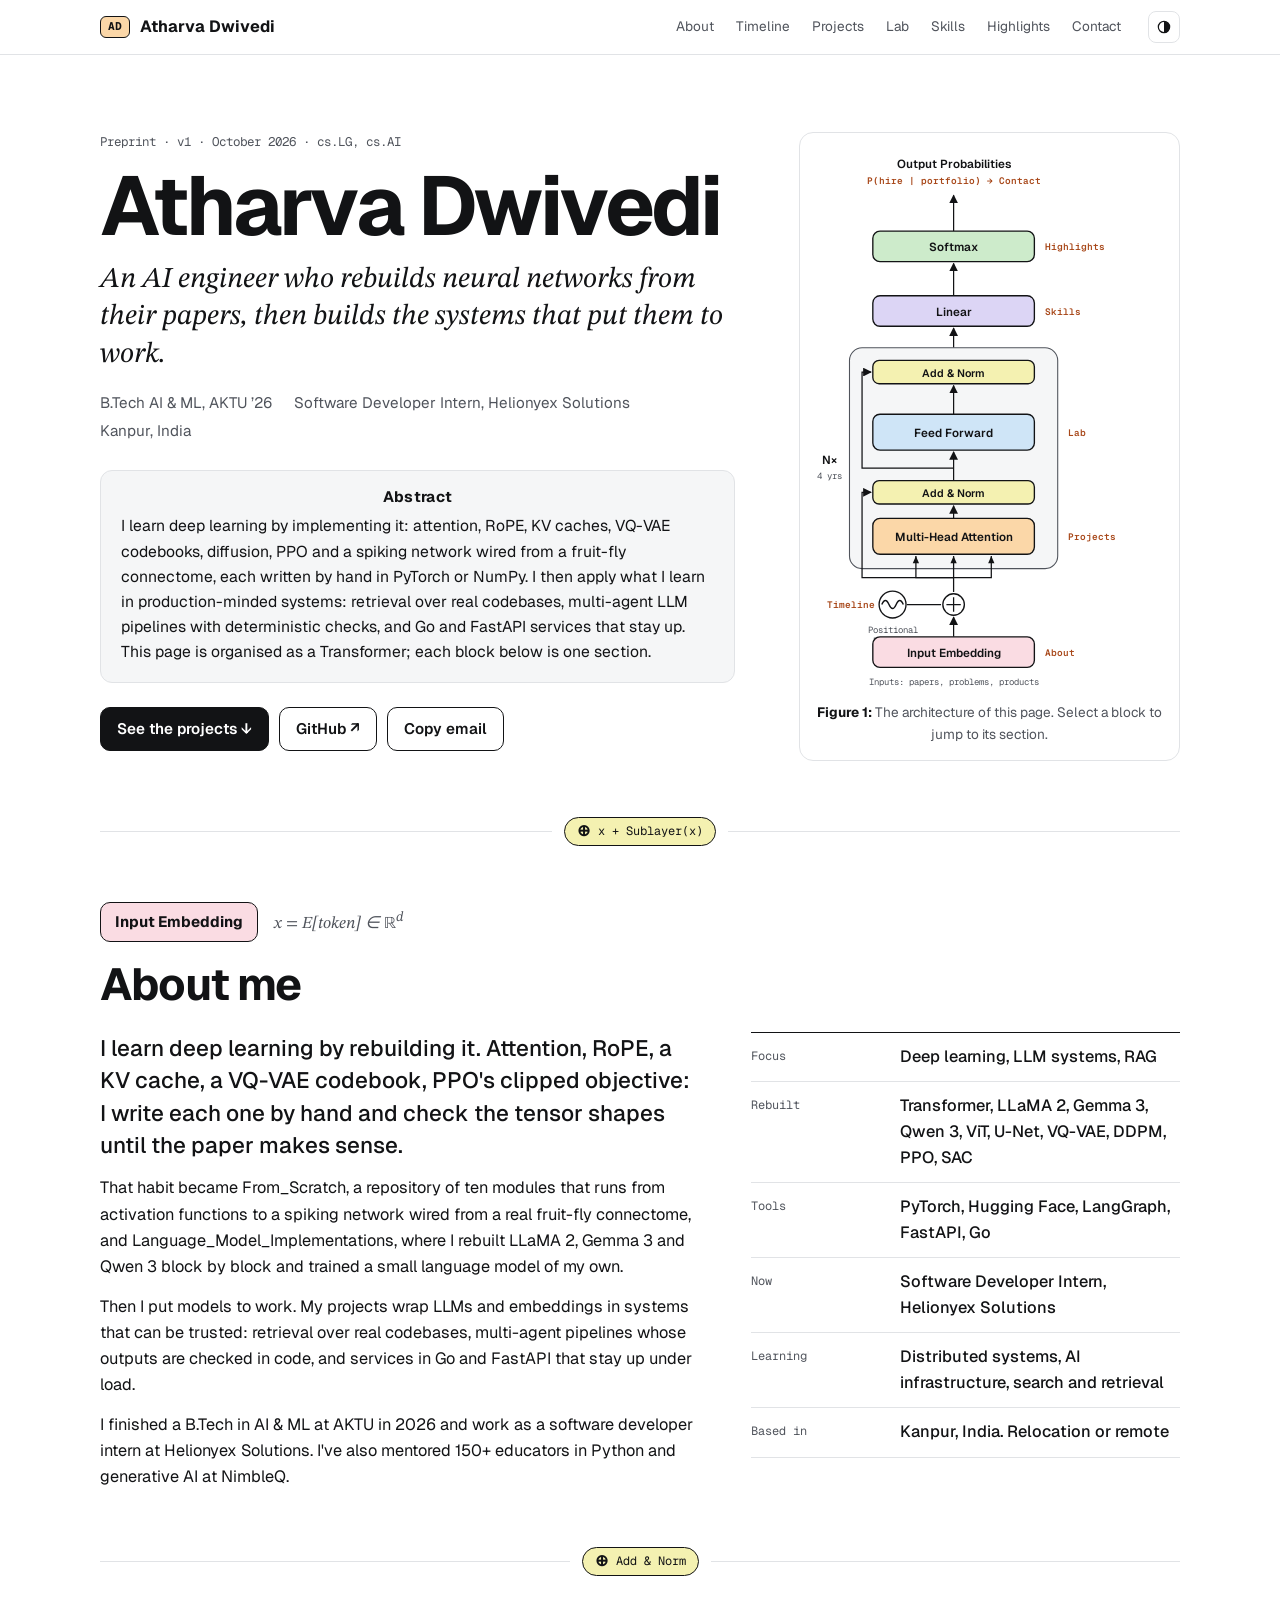
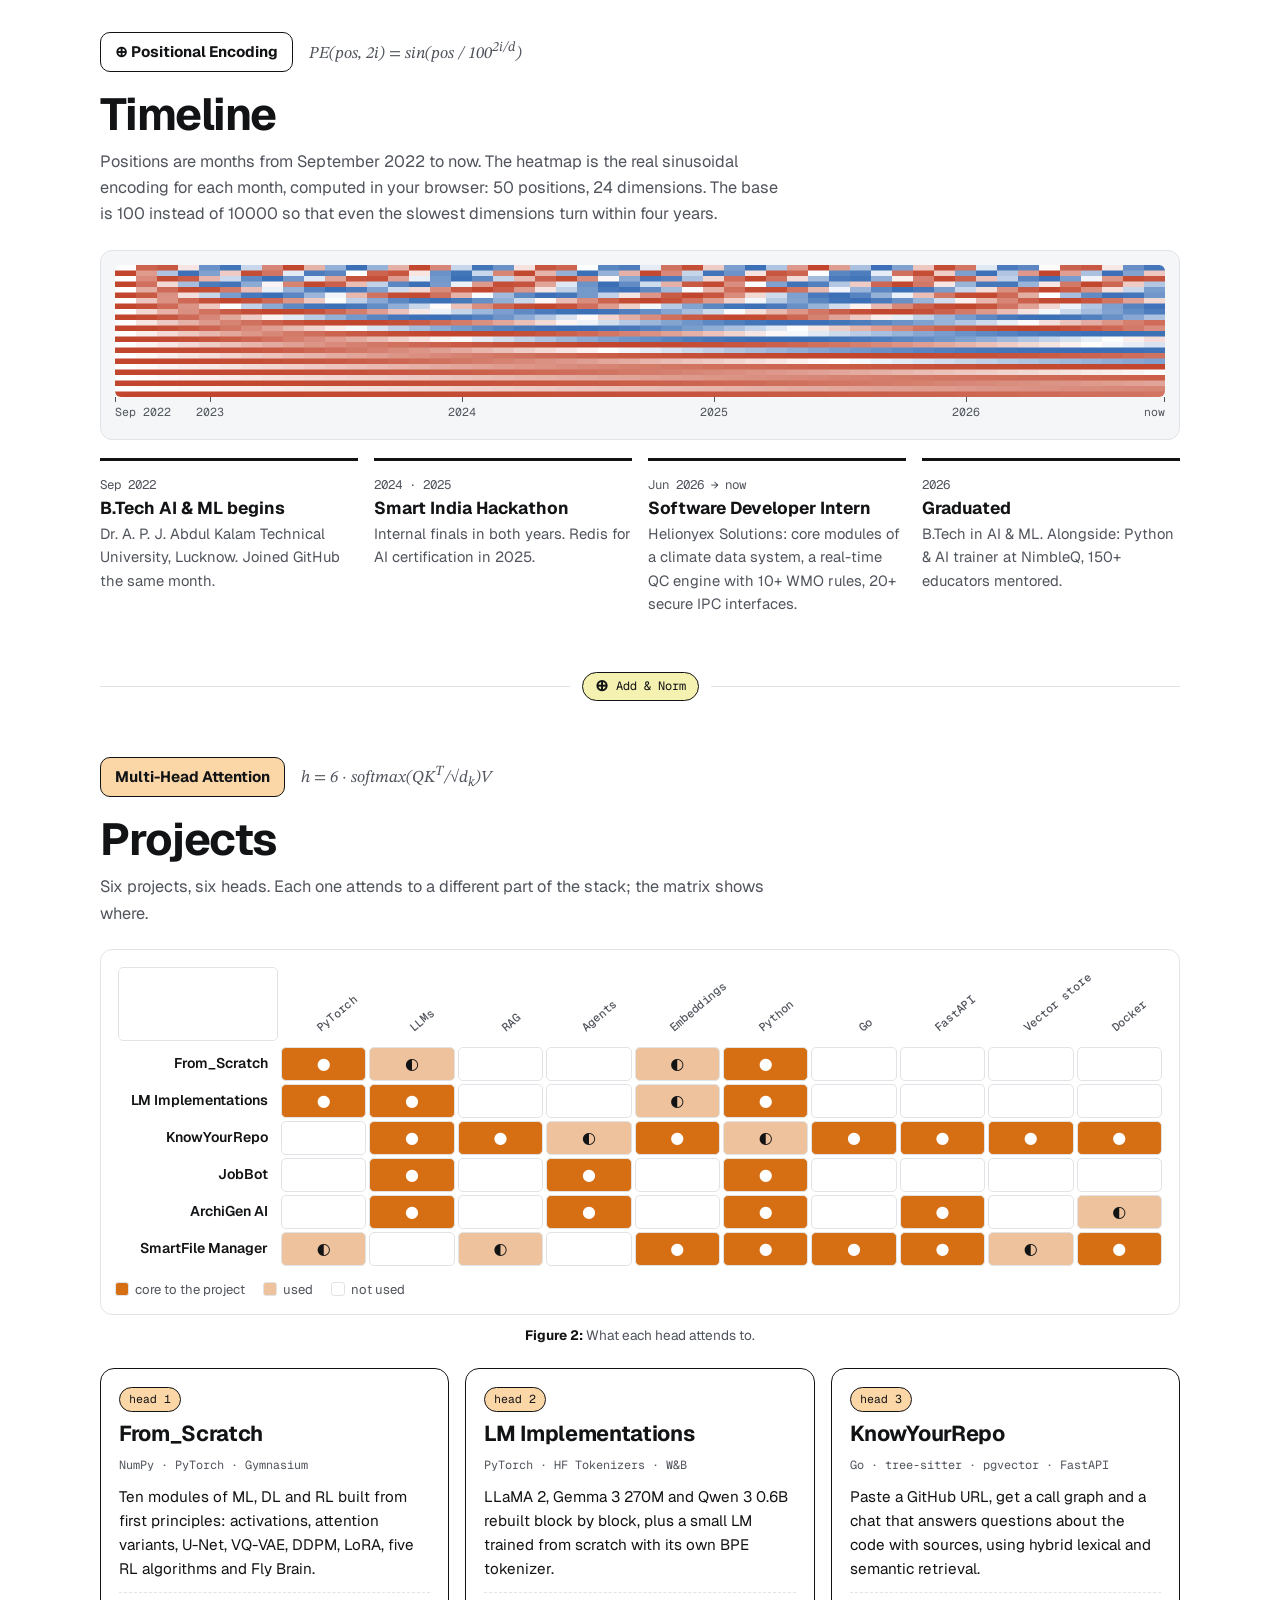
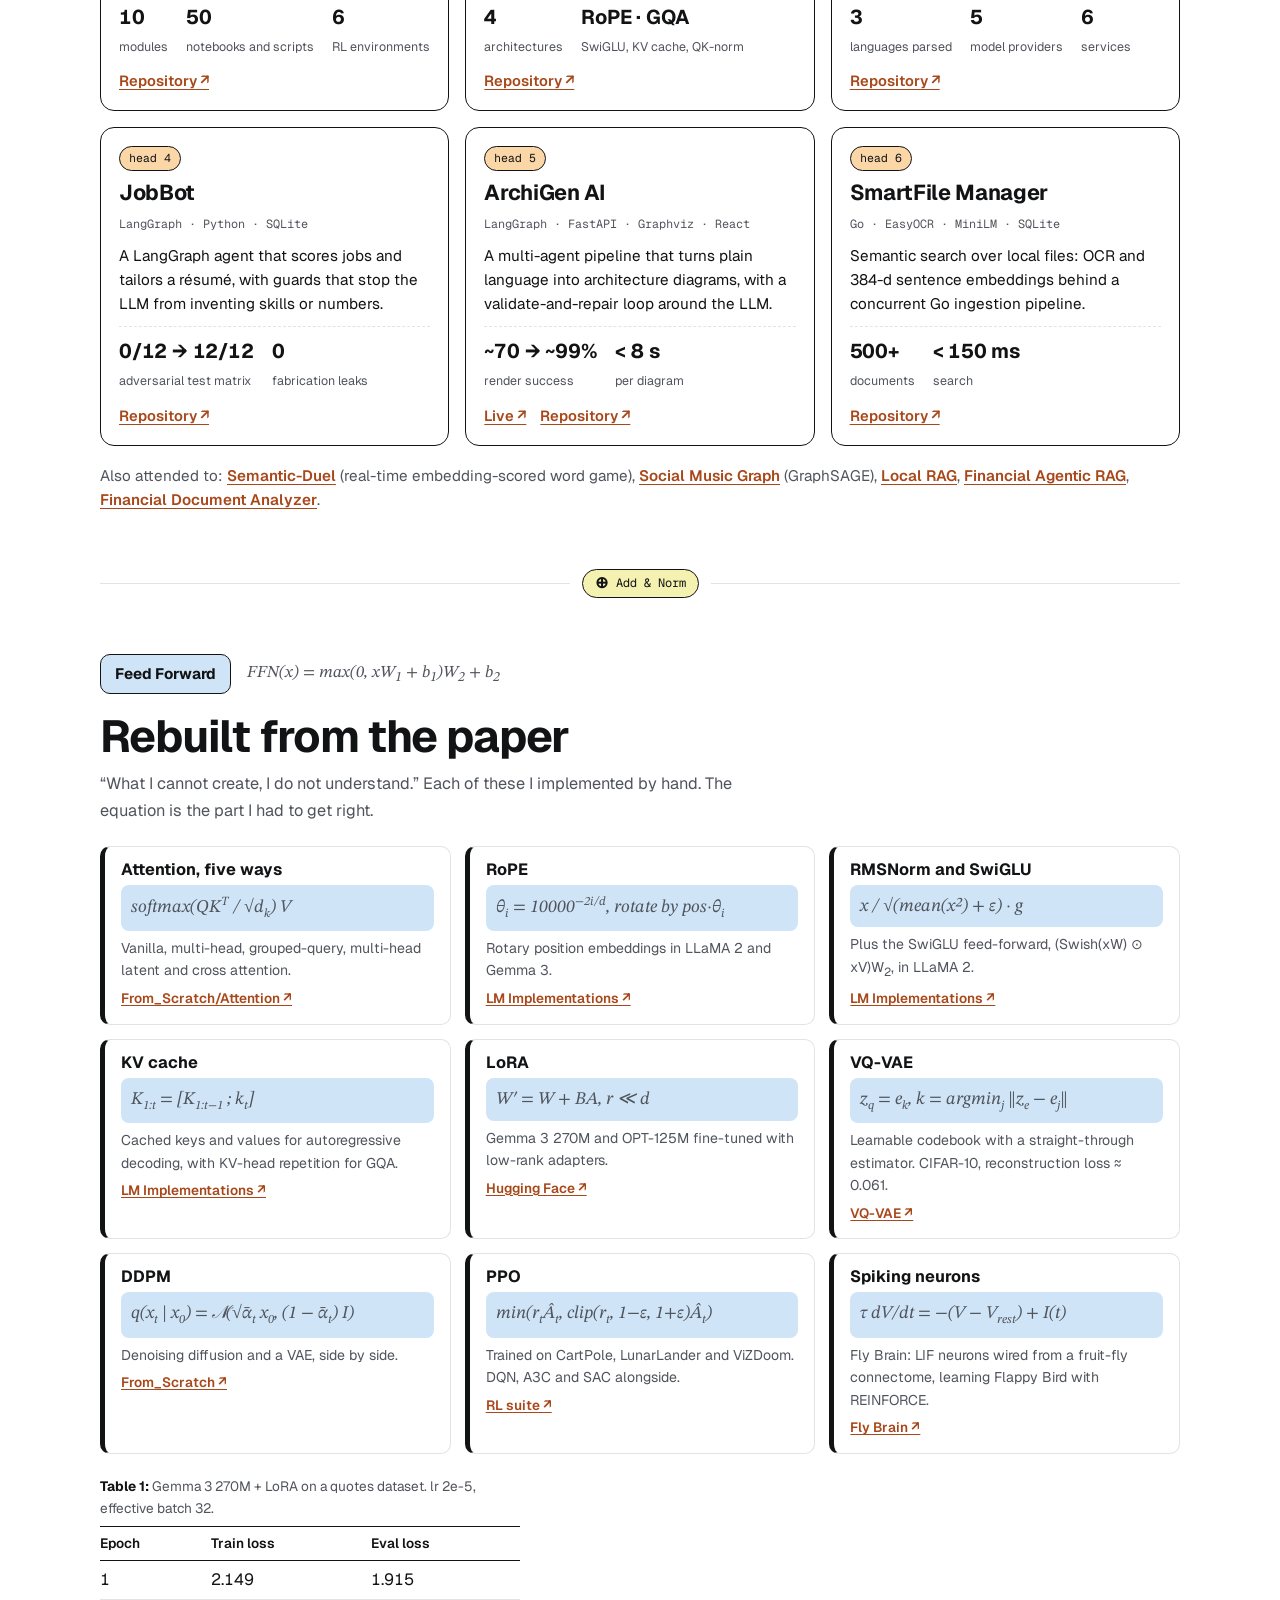
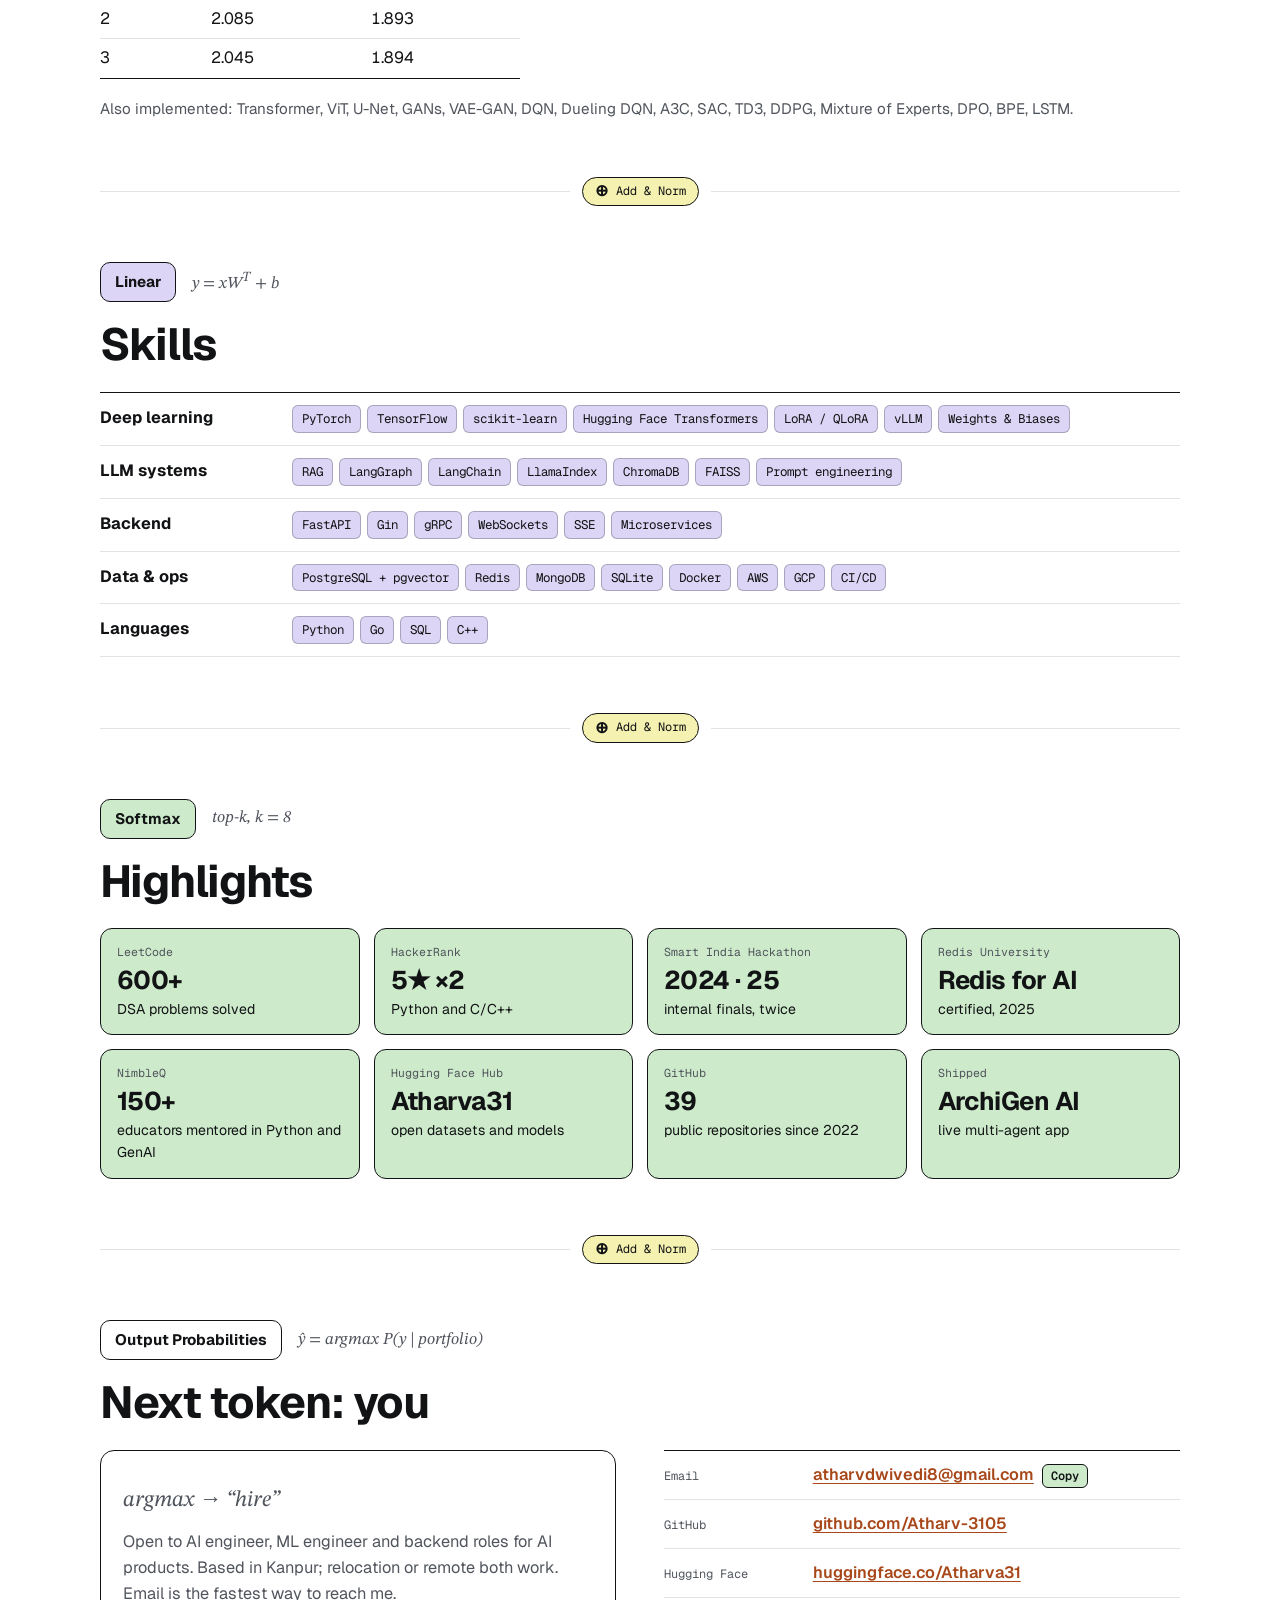
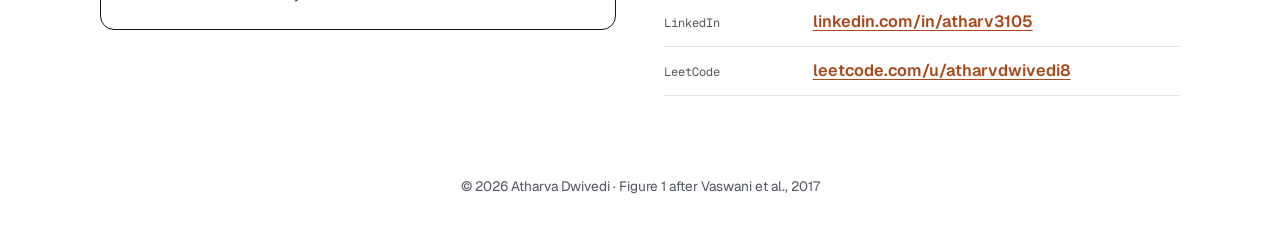
<file: docs/designs/transformer/index.html>
<!doctype html>
<html lang="en">
<head>
<meta charset="utf-8">
<meta name="viewport" content="width=device-width, initial-scale=1, viewport-fit=cover">
<title>Atharva Is All You Need</title>
<meta name="description" content="Atharva Dwivedi, AI engineer, presented as a Transformer: input embedding, positional encoding, multi-head attention over six projects, a feed-forward lab of models rebuilt from their papers, and a softmax of highlights.">
<link rel="icon" href="data:image/svg+xml,%3Csvg xmlns='http://www.w3.org/2000/svg' viewBox='0 0 64 64'%3E%3Crect x='6' y='22' width='52' height='20' rx='6' fill='%23FBD7A8' stroke='%23121315' stroke-width='3'/%3E%3C/svg%3E">
<link rel="preconnect" href="https://fonts.googleapis.com">
<link rel="preconnect" href="https://fonts.gstatic.com" crossorigin>
<link rel="stylesheet" href="https://fonts.googleapis.com/css2?family=Geist:wght@300..800&family=Geist+Mono:wght@400..600&family=STIX+Two+Text:ital,wght@0,400;1,400;1,500&display=swap">
<script>try{var t=localStorage.getItem("tf-theme");if(t==="light"||t==="dark")document.documentElement.setAttribute("data-theme",t)}catch(e){}</script>
<style>
:root {
  --bg: #FFFFFF; --bg-2: #F5F6F7; --ink: #121315; --ink-2: #50545C; --rule: #E1E3E6; --link: #A8481A;
  --emb: #FADCE3; --mha: #FBD7A8; --norm: #F4F1B1; --ffn: #CFE5F7; --lin: #DCD5F5; --soft: #CDEBCB;
  --heat: 214, 110, 20;          /* attention cells */
  --pe-neg: 59, 111, 182; --pe-pos: 194, 70, 46; --pe-mid: 255, 255, 255;
  --font: "Geist", "Helvetica Neue", Arial, sans-serif;
  --mono: "Geist Mono", ui-monospace, Menlo, Consolas, monospace;
  --math: "STIX Two Text", "Times New Roman", serif;
  color-scheme: light;
}
@media (prefers-color-scheme: dark) {
  :root:not([data-theme="light"]) {
    --bg: #101113; --bg-2: #17191C; --ink: #ECEDEF; --ink-2: #A6ABB3; --rule: #2A2D33; --link: #F2A65A;
    --emb: #4A2A33; --mha: #4D3A1E; --norm: #45421C; --ffn: #1F3A4E; --lin: #332C52; --soft: #23422A;
    --heat: 242, 166, 90; --pe-neg: 108, 155, 224; --pe-pos: 224, 114, 88; --pe-mid: 23, 25, 28;
    color-scheme: dark;
  }
}
:root[data-theme="dark"] {
  --bg: #101113; --bg-2: #17191C; --ink: #ECEDEF; --ink-2: #A6ABB3; --rule: #2A2D33; --link: #F2A65A;
  --emb: #4A2A33; --mha: #4D3A1E; --norm: #45421C; --ffn: #1F3A4E; --lin: #332C52; --soft: #23422A;
  --heat: 242, 166, 90; --pe-neg: 108, 155, 224; --pe-pos: 224, 114, 88; --pe-mid: 23, 25, 28;
  color-scheme: dark;
}
*, *::before, *::after { box-sizing: border-box; }
html { -webkit-text-size-adjust: 100%; scroll-behavior: smooth; scroll-padding-top: 70px; }
body { margin: 0; background: var(--bg); color: var(--ink); font-family: var(--font); font-size: 1.02rem; line-height: 1.6; -webkit-font-smoothing: antialiased; }
img, svg { max-width: 100%; }
a { color: var(--link); text-underline-offset: 0.18em; }
:focus-visible { outline: 2px solid var(--link); outline-offset: 3px; }
h1, h2, h3 { margin: 0; line-height: 1.1; text-wrap: balance; }
p, ul, ol, dl, dd, figure { margin: 0; }
ul, ol { padding: 0; list-style: none; }
.wrap { max-width: 1160px; margin-inline: auto; padding-inline: clamp(16px, 4vw, 40px); }
.mono { font-family: var(--mono); }
.math { font-family: var(--math); font-style: italic; }
.lbl { font-family: var(--mono); font-size: 0.72rem; letter-spacing: 0.06em; text-transform: uppercase; color: var(--ink-2); }

/* top bar */
.top { position: sticky; top: env(safe-area-inset-top, 0px); z-index: 20; background: color-mix(in srgb, var(--bg) 88%, transparent); backdrop-filter: blur(8px); -webkit-backdrop-filter: blur(8px); border-bottom: 1px solid var(--rule); }
.top__in { display: flex; align-items: center; gap: 18px; height: 54px; }
.brand { display: flex; align-items: center; gap: 10px; font-weight: 700; color: var(--ink); text-decoration: none; }
.brand i { display: grid; place-items: center; width: 30px; height: 22px; border-radius: 6px; border: 1.5px solid var(--ink); background: var(--mha); font-style: normal; font-family: var(--mono); font-size: 0.7rem; }
.nav { margin-left: auto; display: flex; gap: 4px; overflow-x: auto; }
.nav a { font-size: 0.85rem; color: var(--ink-2); text-decoration: none; padding: 6px 9px; border-radius: 6px; white-space: nowrap; }
.nav a:hover { color: var(--ink); background: var(--bg-2); }
.theme-btn { display: grid; place-items: center; width: 32px; height: 32px; padding: 0; border-radius: 8px; border: 1px solid var(--rule); background: none; color: var(--ink); cursor: pointer; flex: 0 0 auto; }

/* hero */
.hero { padding-block: clamp(36px, 6vw, 80px) clamp(24px, 4vw, 48px); }
.hero-grid { display: grid; grid-template-columns: minmax(0, 1.25fr) minmax(0, 0.75fr); gap: clamp(28px, 5vw, 72px); align-items: start; }
.preprint { font-family: var(--mono); font-size: 0.78rem; color: var(--ink-2); }
.hero h1 { margin-top: 14px; font-size: clamp(2.8rem, 1.6rem + 5vw, 5.2rem); font-weight: 700; letter-spacing: -0.035em; line-height: 0.95; }
.subtitle { margin-top: 16px; font-family: var(--math); font-style: italic; font-size: clamp(1.35rem, 1.1rem + 1vw, 1.8rem); line-height: 1.3; max-width: 28em; }
.authors { margin-top: 18px; font-size: 0.95rem; color: var(--ink-2); display: flex; flex-wrap: wrap; gap: 4px 22px; }
.authors span { white-space: nowrap; }
.abstract { margin-top: 26px; padding: 18px 20px; border: 1px solid var(--rule); border-radius: 12px; background: var(--bg-2); max-width: 40em; }
.abstract h2 { font-size: 0.95rem; font-weight: 700; text-align: center; margin-bottom: 8px; letter-spacing: 0.02em; }
.abstract p { font-size: 0.98rem; }
.btns { display: flex; flex-wrap: wrap; gap: 10px; margin-top: 24px; }
.btn { display: inline-flex; align-items: center; min-height: 44px; padding: 10px 16px; border-radius: 10px; border: 1.5px solid var(--ink); background: transparent; color: var(--ink); font: 600 0.95rem var(--font); text-decoration: none; cursor: pointer; }
.btn:hover { background: var(--bg-2); }
.btn--fill { background: var(--ink); color: var(--bg); }
.btn--fill:hover { background: var(--link); border-color: var(--link); }

.figure1 { border: 1px solid var(--rule); border-radius: 14px; padding: 12px 10px 14px; background: var(--bg); }
.figure1 svg { display: block; width: 100%; height: auto; max-width: 400px; margin-inline: auto; }
.figure1 figcaption, .cap { margin-top: 10px; font-size: 0.85rem; color: var(--ink-2); text-align: center; }
.figure1 figcaption b, .cap b { color: var(--ink); }
.tf .blk { stroke: var(--ink); stroke-width: 1.5; }
.tf a .blk { transition: stroke-width 0.15s; }
.tf a:hover .blk, .tf a:focus .blk { stroke-width: 3; }
.tf a:focus { outline: none; }
.tf .t { fill: var(--ink); font-family: var(--font); font-size: 13px; font-weight: 600; }
.tf .t-s { fill: var(--ink-2); font-family: var(--mono); font-size: 10px; }
.tf .go { fill: var(--link); font-family: var(--mono); font-size: 10.5px; font-weight: 600; }
.tf .ln { stroke: var(--ink); stroke-width: 1.4; fill: none; }
.tf .ah { fill: var(--ink); }
.tf .box { fill: var(--bg-2); stroke: var(--ink-2); stroke-width: 1.2; }

/* sections */
.sec { padding-block: clamp(28px, 4vw, 48px); }
.blockhead { display: flex; flex-wrap: wrap; align-items: center; gap: 10px 16px; margin-bottom: 18px; }
.chip { display: inline-flex; align-items: center; gap: 8px; padding: 7px 14px; border: 1.5px solid var(--ink); border-radius: 10px; font-weight: 700; font-size: 0.95rem; background: var(--c); }
.blockhead .eq { font-family: var(--math); font-style: italic; font-size: 1.05rem; color: var(--ink-2); }
.sec h2.title { font-size: clamp(1.9rem, 1.3rem + 2.2vw, 2.8rem); font-weight: 700; letter-spacing: -0.025em; }
.sec .intro { margin-top: 10px; color: var(--ink-2); max-width: 62ch; }

.addnorm { display: flex; align-items: center; gap: 12px; margin-block: 8px; }
.addnorm::before, .addnorm::after { content: ""; height: 1px; background: var(--rule); flex: 1; }
.addnorm span { display: inline-flex; align-items: center; gap: 8px; padding: 4px 12px; border-radius: 999px; border: 1.5px solid var(--ink); background: var(--norm); font-family: var(--mono); font-size: 0.75rem; }
.addnorm b { font-size: 1rem; line-height: 1; }

/* about */
.two { display: grid; grid-template-columns: minmax(0, 1.4fr) minmax(0, 1fr); gap: clamp(20px, 4vw, 56px); margin-top: 22px; align-items: start; }
.prose { display: grid; gap: 14px; max-width: 64ch; }
.prose .lead { font-size: clamp(1.15rem, 1rem + 0.6vw, 1.4rem); line-height: 1.45; font-weight: 500; }
.facts { border-top: 1.5px solid var(--ink); }
.facts div { display: grid; grid-template-columns: 8.5em minmax(0, 1fr); gap: 10px; padding-block: 11px; border-bottom: 1px solid var(--rule); }
.facts dt { font-family: var(--mono); font-size: 0.75rem; color: var(--ink-2); padding-top: 3px; }
.facts dd { font-weight: 500; }

/* positional encoding */
.pe { margin-top: 22px; border: 1px solid var(--rule); border-radius: 12px; padding: 14px; background: var(--bg-2); }
.pe canvas { display: block; width: 100%; height: 132px; border-radius: 6px; }
.pe-axis { position: relative; height: 22px; margin-top: 6px; font-family: var(--mono); font-size: 0.72rem; color: var(--ink-2); }
.pe-axis span { position: absolute; transform: translateX(-50%); white-space: nowrap; }
.pe-axis .first { transform: none; }
.pe-axis .last { transform: translateX(-100%); }
.pe-axis span::before { content: ""; position: absolute; left: 50%; top: -6px; width: 1px; height: 5px; background: var(--ink-2); }
.pe-axis .first::before { left: 0; }
.pe-axis .last::before { left: auto; right: 0; }
.timeline { display: grid; grid-template-columns: repeat(4, minmax(0, 1fr)); gap: 16px; margin-top: 18px; }
.ev { border-top: 3px solid var(--ink); padding-top: 10px; }
.ev .when { font-family: var(--mono); font-size: 0.78rem; color: var(--ink-2); }
.ev h3 { font-size: 1.08rem; font-weight: 700; margin-top: 4px; }
.ev p { font-size: 0.92rem; color: var(--ink-2); margin-top: 4px; }

/* attention */
.att-wrap { margin-top: 22px; overflow-x: auto; border: 1px solid var(--rule); border-radius: 12px; padding: 14px; }
table.att { border-collapse: separate; border-spacing: 3px; min-width: 640px; width: 100%; table-layout: fixed; }
.att thead td:first-child { width: 160px; }
.att th { font-family: var(--mono); font-size: 0.72rem; font-weight: 500; color: var(--ink-2); padding: 4px; }
.att thead th { height: 74px; vertical-align: bottom; }
.att thead th span { display: inline-block; transform: rotate(-40deg); transform-origin: left bottom; white-space: nowrap; margin-left: 50%; }
.att tbody th { text-align: right; white-space: nowrap; font-family: var(--font); font-size: 0.88rem; font-weight: 600; color: var(--ink); padding-right: 10px; }
.att td { height: 34px; border-radius: 5px; text-align: center; font-family: system-ui, sans-serif; font-size: 1rem; background: rgba(var(--heat), var(--w)); color: var(--ink); border: 1px solid var(--rule); }
.att td[data-w="1"] { color: #fff; }
:root[data-theme="dark"] .att td[data-w="1"] { color: #101113; }
@media (prefers-color-scheme: dark) { :root:not([data-theme="light"]) .att td[data-w="1"] { color: #101113; } }
.legend { display: flex; flex-wrap: wrap; gap: 6px 18px; margin-top: 10px; font-size: 0.82rem; color: var(--ink-2); }
.legend i { display: inline-block; width: 14px; height: 14px; border-radius: 3px; vertical-align: -2px; margin-right: 6px; border: 1px solid var(--rule); }

.heads { display: grid; grid-template-columns: repeat(3, minmax(0, 1fr)); gap: 16px; margin-top: 22px; }
.head { display: flex; flex-direction: column; gap: 10px; border: 1.5px solid var(--ink); border-radius: 14px; padding: 18px; background: var(--bg); }
.head__k { display: inline-flex; align-self: flex-start; padding: 2px 9px; border-radius: 999px; background: var(--mha); border: 1px solid var(--ink); font-family: var(--mono); font-size: 0.72rem; }
.head h3 { font-size: 1.35rem; font-weight: 700; letter-spacing: -0.015em; }
.head .stk { font-family: var(--mono); font-size: 0.74rem; color: var(--ink-2); }
.head p { font-size: 0.95rem; }
.kv { display: flex; flex-wrap: wrap; gap: 8px 18px; padding-top: 8px; border-top: 1px dashed var(--rule); }
.kv b { display: block; font-size: 1.25rem; font-weight: 700; letter-spacing: -0.01em; font-variant-numeric: tabular-nums; }
.kv span { font-size: 0.78rem; color: var(--ink-2); }
.head .links { margin-top: auto; display: flex; gap: 14px; font-weight: 600; font-size: 0.92rem; }
.also { margin-top: 18px; font-size: 0.95rem; color: var(--ink-2); }
.also a { font-weight: 600; }

/* ffn lab */
.eqs { display: grid; grid-template-columns: repeat(3, minmax(0, 1fr)); gap: 14px; margin-top: 22px; }
.eq-card { border: 1px solid var(--rule); border-left: 5px solid var(--ink); border-radius: 10px; padding: 14px 16px; background: var(--bg); display: grid; gap: 6px; align-content: start; }
.eq-card h3 { font-size: 1.02rem; font-weight: 700; }
.eq-card .f { font-family: var(--math); font-style: italic; font-size: 1.12rem; line-height: 1.5; padding: 8px 10px; background: var(--ffn); border-radius: 8px; overflow-x: auto; white-space: nowrap; }
.eq-card .f sub, .eq-card .f sup { font-size: 0.7em; }
.eq-card p { font-size: 0.88rem; color: var(--ink-2); }
.eq-card a { font-size: 0.85rem; font-weight: 600; }
.tbl-wrap { overflow-x: auto; margin-top: 22px; }
table.res { border-collapse: collapse; min-width: 420px; }
.res caption { caption-side: top; text-align: left; font-size: 0.85rem; color: var(--ink-2); padding-bottom: 6px; }
.res caption b { color: var(--ink); }
.res th, .res td { padding: 6px 16px 6px 0; text-align: left; border-bottom: 1px solid var(--rule); font-variant-numeric: tabular-nums; }
.res thead th { border-top: 1.5px solid var(--ink); border-bottom: 1px solid var(--ink); font-weight: 600; font-size: 0.85rem; }
.res tbody tr:last-child td { border-bottom: 1.5px solid var(--ink); }

/* linear: skills as a weight matrix */
.wm { margin-top: 22px; border-top: 1.5px solid var(--ink); }
.wm > div { display: grid; grid-template-columns: 11em minmax(0, 1fr); gap: 12px; padding-block: 12px; border-bottom: 1px solid var(--rule); align-items: baseline; }
.wm dt { font-weight: 700; }
.wm dd { display: flex; flex-wrap: wrap; gap: 6px; }
.wm dd span { font-family: var(--mono); font-size: 0.78rem; padding: 3px 9px; border-radius: 6px; background: var(--lin); border: 1px solid color-mix(in srgb, var(--ink) 25%, transparent); }

/* softmax */
.topk { display: grid; grid-template-columns: repeat(4, minmax(0, 1fr)); gap: 14px; margin-top: 22px; }
.tok { display: grid; gap: 4px; align-content: start; padding: 14px 16px; border: 1.5px solid var(--ink); border-radius: 12px; background: var(--soft); color: var(--ink); text-decoration: none; }
a.tok:hover { box-shadow: 0 6px 0 -2px var(--ink); }
.tok .src { font-family: var(--mono); font-size: 0.72rem; color: var(--ink-2); }
.tok b { font-size: 1.6rem; font-weight: 700; letter-spacing: -0.02em; line-height: 1.1; }
.tok span { font-size: 0.88rem; }

/* output */
.out { display: grid; grid-template-columns: minmax(0, 1fr) minmax(0, 1fr); gap: clamp(20px, 4vw, 48px); margin-top: 22px; align-items: start; }
.argmax { border: 1.5px solid var(--ink); border-radius: 14px; padding: 22px; }
.argmax .math { font-size: 1.4rem; }
.argmax p { margin-top: 10px; color: var(--ink-2); }
.contact { border-top: 1.5px solid var(--ink); }
.contact div { display: grid; grid-template-columns: 8.5em minmax(0, 1fr); gap: 10px; padding-block: 11px; border-bottom: 1px solid var(--rule); align-items: baseline; }
.contact dt { font-family: var(--mono); font-size: 0.75rem; color: var(--ink-2); }
.contact dd { font-weight: 600; overflow-wrap: anywhere; }
.copy { margin-left: 8px; font: 600 0.75rem var(--mono); padding: 3px 8px; border-radius: 6px; border: 1px solid var(--ink); background: var(--soft); color: var(--ink); cursor: pointer; }
.foot { padding-block: 32px 44px; text-align: center; font-size: 0.85rem; color: var(--ink-2); }
.toast { position: fixed; left: 50%; bottom: calc(20px + env(safe-area-inset-bottom, 0px)); transform: translateX(-50%); background: var(--ink); color: var(--bg); padding: 9px 14px; border-radius: 10px; font-size: 0.88rem; opacity: 0; pointer-events: none; transition: opacity 0.2s; z-index: 30; }
.toast.on { opacity: 1; }

@media (max-width: 980px) {
  .hero-grid { grid-template-columns: 1fr; }
  .figure1 svg { max-width: 360px; }
  .heads, .eqs { grid-template-columns: repeat(2, minmax(0, 1fr)); }
  .topk { grid-template-columns: repeat(2, minmax(0, 1fr)); }
  .timeline { grid-template-columns: repeat(2, minmax(0, 1fr)); }
}
@media (max-width: 720px) {
  .two, .out { grid-template-columns: 1fr; }
  .nav { display: none; }
  .theme-btn { margin-left: auto; }
}
@media (max-width: 560px) {
  .heads, .eqs, .topk, .timeline { grid-template-columns: 1fr; }
  .facts div, .contact div, .wm > div { grid-template-columns: 1fr; gap: 4px; }
}
@media (prefers-reduced-motion: reduce) { html { scroll-behavior: auto; } }
</style>
</head>
<body>
<header class="top">
  <div class="wrap top__in">
    <a class="brand" href="#top"><i aria-hidden="true">AD</i>Atharva Dwivedi</a>
    <nav class="nav" aria-label="Sections">
      <a href="#embedding">About</a><a href="#positional">Timeline</a><a href="#attention">Projects</a><a href="#ffn">Lab</a><a href="#linear">Skills</a><a href="#softmax">Highlights</a><a href="#output">Contact</a>
    </nav>
    <button class="theme-btn" id="theme-btn" type="button" aria-label="Switch to dark theme"><svg viewBox="0 0 24 24" width="16" height="16" aria-hidden="true"><circle cx="12" cy="12" r="8.5" fill="none" stroke="currentColor" stroke-width="1.8"/><path d="M12 3.5a8.5 8.5 0 0 1 0 17z" fill="currentColor"/></svg></button>
  </div>
</header>

<main>
  <!-- ============ HERO ============ -->
  <section class="wrap hero" id="top" aria-labelledby="h-name">
    <div class="hero-grid">
      <div>
        <p class="preprint">Preprint · v1 · October 2026 · cs.LG, cs.AI</p>
        <h1 id="h-name">Atharva Dwivedi</h1>
        <p class="subtitle">An AI engineer who rebuilds neural networks from their papers, then builds the systems that put them to work.</p>
        <p class="authors"><span>B.Tech AI &amp; ML, AKTU ’26</span><span>Software Developer Intern, Helionyex Solutions</span><span>Kanpur, India</span></p>
        <div class="abstract">
          <h2>Abstract</h2>
          <p>I learn deep learning by implementing it: attention, RoPE, KV caches, VQ-VAE codebooks, diffusion, PPO and a spiking network wired from a fruit-fly connectome, each written by hand in PyTorch or NumPy. I then apply what I learn in production-minded systems: retrieval over real codebases, multi-agent LLM pipelines with deterministic checks, and Go and FastAPI services that stay up. This page is organised as a Transformer; each block below is one section.</p>
        </div>
        <div class="btns">
          <a class="btn btn--fill" href="#attention">See the projects ↓</a>
          <a class="btn" href="https://github.com/Atharv-3105" target="_blank" rel="noopener">GitHub ↗</a>
          <button class="btn" type="button" data-copy="atharvdwivedi8@gmail.com">Copy email</button>
        </div>
      </div>

      <figure class="figure1">
        <svg class="tf" viewBox="0 0 400 610" role="img" aria-labelledby="fig1-t">
          <title id="fig1-t">Transformer diagram. Each block links to a section: Input Embedding to About, Positional Encoding to Timeline, Multi-Head Attention to Projects, Feed Forward to Lab, Linear to Skills, Softmax to Highlights, Output to Contact.</title>
          <defs><marker id="ar" viewBox="0 0 10 10" refX="9" refY="5" markerWidth="7" markerHeight="7" orient="auto"><path class="ah" d="M0 0L10 5L0 10z"/></marker></defs>
          <!-- output -->
          <a href="#output"><text class="t" x="160" y="26" text-anchor="middle">Output Probabilities</text><text class="go" x="160" y="44" text-anchor="middle">P(hire | portfolio) → Contact</text></a>
          <line class="ln" x1="160" y1="96" x2="160" y2="56" marker-end="url(#ar)"/>
          <!-- softmax -->
          <a href="#softmax"><rect class="blk" x="70" y="96" width="180" height="34" rx="8" style="fill:var(--soft)"/><text class="t" x="160" y="118" text-anchor="middle">Softmax</text><text class="go" x="262" y="117">Highlights</text></a>
          <line class="ln" x1="160" y1="168" x2="160" y2="132" marker-end="url(#ar)"/>
          <!-- linear -->
          <a href="#linear"><rect class="blk" x="70" y="168" width="180" height="34" rx="8" style="fill:var(--lin)"/><text class="t" x="160" y="190" text-anchor="middle">Linear</text><text class="go" x="262" y="189">Skills</text></a>
          <line class="ln" x1="160" y1="226" x2="160" y2="204" marker-end="url(#ar)"/>
          <!-- N x container -->
          <rect class="box" x="44" y="226" width="232" height="246" rx="14"/>
          <text class="t" x="22" y="356" text-anchor="middle">N×</text>
          <text class="t-s" x="22" y="372" text-anchor="middle">4 yrs</text>
          <!-- add & norm 2 -->
          <rect class="blk" x="70" y="240" width="180" height="26" rx="7" style="fill:var(--norm)"/><text class="t" x="160" y="258" text-anchor="middle" style="font-size:12px">Add &amp; Norm</text>
          <line class="ln" x1="160" y1="300" x2="160" y2="268" marker-end="url(#ar)"/>
          <!-- feed forward -->
          <a href="#ffn"><rect class="blk" x="70" y="300" width="180" height="40" rx="8" style="fill:var(--ffn)"/><text class="t" x="160" y="325" text-anchor="middle">Feed Forward</text><text class="go" x="288" y="324">Lab</text></a>
          <!-- residual around FFN -->
          <path class="ln" d="M160 360 H58 V253 H68" marker-end="url(#ar)"/>
          <line class="ln" x1="160" y1="374" x2="160" y2="342" marker-end="url(#ar)"/>
          <!-- add & norm 1 -->
          <rect class="blk" x="70" y="374" width="180" height="26" rx="7" style="fill:var(--norm)"/><text class="t" x="160" y="392" text-anchor="middle" style="font-size:12px">Add &amp; Norm</text>
          <line class="ln" x1="160" y1="416" x2="160" y2="402" marker-end="url(#ar)"/>
          <!-- multi-head attention -->
          <a href="#attention"><rect class="blk" x="70" y="416" width="180" height="40" rx="8" style="fill:var(--mha)"/><text class="t" x="160" y="441" text-anchor="middle">Multi-Head Attention</text><text class="go" x="288" y="440">Projects</text></a>
          <!-- residual around MHA -->
          <path class="ln" d="M160 482 H58 V387 H68" marker-end="url(#ar)"/>
          <!-- Q K V -->
          <path class="ln" d="M160 498 V482 M160 482 H118 V458 M160 482 V458 M160 482 H202 V458"/>
          <path class="ah" d="M114.5 466 L118 458 L121.5 466z M156.5 466 L160 458 L163.5 466z M198.5 466 L202 458 L205.5 466z"/>
          <!-- positional encoding -->
          <circle cx="160" cy="512" r="12" style="fill:var(--bg);stroke:var(--ink);stroke-width:1.5"/><path class="ln" d="M152 512h16M160 504v16"/>
          <a href="#positional"><circle cx="92" cy="512" r="15" style="fill:var(--bg);stroke:var(--ink);stroke-width:1.5"/><path class="ln" d="M80 512 q4 -9 8 0 t8 0 t8 0" style="stroke-width:1.6"/><text class="t-s" x="92" y="544" text-anchor="middle">Positional</text><text class="t-s" x="92" y="556" text-anchor="middle">Encoding</text><text class="go" x="72" y="516" text-anchor="end">Timeline</text></a>
          <line class="ln" x1="108" y1="512" x2="146" y2="512"/>
          <line class="ln" x1="160" y1="548" x2="160" y2="526" marker-end="url(#ar)"/>
          <!-- input embedding -->
          <a href="#embedding"><rect class="blk" x="70" y="548" width="180" height="34" rx="8" style="fill:var(--emb)"/><text class="t" x="160" y="570" text-anchor="middle">Input Embedding</text><text class="go" x="262" y="569">About</text></a>
          <text class="t-s" x="160" y="602" text-anchor="middle">Inputs: papers, problems, products</text>
        </svg>
        <figcaption><b>Figure 1:</b> The architecture of this page. Select a block to jump to its section.</figcaption>
      </figure>
    </div>
  </section>

  <div class="wrap"><div class="addnorm" aria-hidden="true"><span><b>⊕</b>x + Sublayer(x)</span></div></div>

  <!-- ============ INPUT EMBEDDING · ABOUT ============ -->
  <section class="wrap sec" id="embedding" aria-labelledby="h-about">
    <div class="blockhead"><span class="chip" style="--c:var(--emb)">Input Embedding</span><span class="eq">x = E[token] ∈ ℝ<sup>d</sup></span></div>
    <h2 class="title" id="h-about">About me</h2>
    <div class="two">
      <div class="prose">
        <p class="lead">I learn deep learning by rebuilding it. Attention, RoPE, a KV cache, a VQ-VAE codebook, PPO's clipped objective: I write each one by hand and check the tensor shapes until the paper makes sense.</p>
        <p>That habit became From_Scratch, a repository of ten modules that runs from activation functions to a spiking network wired from a real fruit-fly connectome, and Language_Model_Implementations, where I rebuilt LLaMA 2, Gemma 3 and Qwen 3 block by block and trained a small language model of my own.</p>
        <p>Then I put models to work. My projects wrap LLMs and embeddings in systems that can be trusted: retrieval over real codebases, multi-agent pipelines whose outputs are checked in code, and services in Go and FastAPI that stay up under load.</p>
        <p>I finished a B.Tech in AI &amp; ML at AKTU in 2026 and work as a software developer intern at Helionyex Solutions. I've also mentored 150+ educators in Python and generative AI at NimbleQ.</p>
      </div>
      <dl class="facts">
        <div><dt>Focus</dt><dd>Deep learning, LLM systems, RAG</dd></div>
        <div><dt>Rebuilt</dt><dd>Transformer, LLaMA 2, Gemma 3, Qwen 3, ViT, U-Net, VQ-VAE, DDPM, PPO, SAC</dd></div>
        <div><dt>Tools</dt><dd>PyTorch, Hugging Face, LangGraph, FastAPI, Go</dd></div>
        <div><dt>Now</dt><dd>Software Developer Intern, Helionyex Solutions</dd></div>
        <div><dt>Learning</dt><dd>Distributed systems, AI infrastructure, search and retrieval</dd></div>
        <div><dt>Based in</dt><dd>Kanpur, India. Relocation or remote</dd></div>
      </dl>
    </div>
  </section>

  <div class="wrap"><div class="addnorm" aria-hidden="true"><span><b>⊕</b>Add &amp; Norm</span></div></div>

  <!-- ============ POSITIONAL ENCODING · TIMELINE ============ -->
  <section class="wrap sec" id="positional" aria-labelledby="h-time">
    <div class="blockhead"><span class="chip" style="--c:var(--bg)">⊕ Positional Encoding</span><span class="eq">PE(pos, 2i) = sin(pos / 100<sup>2i/d</sup>)</span></div>
    <h2 class="title" id="h-time">Timeline</h2>
    <p class="intro">Positions are months from September 2022 to now. The heatmap is the real sinusoidal encoding for each month, computed in your browser: 50 positions, 24 dimensions. The base is 100 instead of 10000 so that even the slowest dimensions turn within four years.</p>
    <div class="pe">
      <canvas id="pe" aria-label="Sinusoidal positional encoding heatmap for 50 monthly positions" role="img"></canvas>
      <div class="pe-axis" aria-hidden="true"><span class="first" style="left:0">Sep 2022</span><span style="left:9%">2023</span><span style="left:33%">2024</span><span style="left:57%">2025</span><span style="left:81%">2026</span><span class="last" style="left:100%">now</span></div>
    </div>
    <div class="timeline">
      <div class="ev"><p class="when">Sep 2022</p><h3>B.Tech AI &amp; ML begins</h3><p>Dr. A. P. J. Abdul Kalam Technical University, Lucknow. Joined GitHub the same month.</p></div>
      <div class="ev"><p class="when">2024 · 2025</p><h3>Smart India Hackathon</h3><p>Internal finals in both years. Redis for AI certification in 2025.</p></div>
      <div class="ev"><p class="when">Jun 2026 → now</p><h3>Software Developer Intern</h3><p>Helionyex Solutions: core modules of a climate data system, a real-time QC engine with 10+ WMO rules, 20+ secure IPC interfaces.</p></div>
      <div class="ev"><p class="when">2026</p><h3>Graduated</h3><p>B.Tech in AI &amp; ML. Alongside: Python &amp; AI trainer at NimbleQ, 150+ educators mentored.</p></div>
    </div>
  </section>

  <div class="wrap"><div class="addnorm" aria-hidden="true"><span><b>⊕</b>Add &amp; Norm</span></div></div>

  <!-- ============ MULTI-HEAD ATTENTION · PROJECTS ============ -->
  <section class="wrap sec" id="attention" aria-labelledby="h-proj">
    <div class="blockhead"><span class="chip" style="--c:var(--mha)">Multi-Head Attention</span><span class="eq">h = 6 · softmax(QK<sup>T</sup>/√d<sub>k</sub>)V</span></div>
    <h2 class="title" id="h-proj">Projects</h2>
    <p class="intro">Six projects, six heads. Each one attends to a different part of the stack; the matrix shows where.</p>
    <div class="att-wrap">
      <table class="att" id="att">
        <caption class="sr" style="position:absolute;left:-9999px">What each project uses: core, used, or not used</caption>
        <thead><tr><td></td><th scope="col"><span>PyTorch</span></th><th scope="col"><span>LLMs</span></th><th scope="col"><span>RAG</span></th><th scope="col"><span>Agents</span></th><th scope="col"><span>Embeddings</span></th><th scope="col"><span>Python</span></th><th scope="col"><span>Go</span></th><th scope="col"><span>FastAPI</span></th><th scope="col"><span>Vector store</span></th><th scope="col"><span>Docker</span></th></tr></thead>
        <tbody></tbody>
      </table>
      <div class="legend"><span><i style="background:rgba(var(--heat),1)"></i>core to the project</span><span><i style="background:rgba(var(--heat),0.42)"></i>used</span><span><i style="background:transparent"></i>not used</span></div>
    </div>
    <p class="cap"><b>Figure 2:</b> What each head attends to.</p>

    <div class="heads">
      <article class="head"><span class="head__k">head 1</span><h3>From_Scratch</h3><p class="stk">NumPy · PyTorch · Gymnasium</p><p>Ten modules of ML, DL and RL built from first principles: activations, attention variants, U-Net, VQ-VAE, DDPM, LoRA, five RL algorithms and Fly Brain.</p><div class="kv"><div><b>10</b><span>modules</span></div><div><b>50</b><span>notebooks and scripts</span></div><div><b>6</b><span>RL environments</span></div></div><p class="links"><a href="https://github.com/Atharv-3105/From_Scratch" target="_blank" rel="noopener">Repository ↗</a></p></article>
      <article class="head"><span class="head__k">head 2</span><h3>LM Implementations</h3><p class="stk">PyTorch · HF Tokenizers · W&amp;B</p><p>LLaMA 2, Gemma 3 270M and Qwen 3 0.6B rebuilt block by block, plus a small LM trained from scratch with its own BPE tokenizer.</p><div class="kv"><div><b>4</b><span>architectures</span></div><div><b>RoPE · GQA</b><span>SwiGLU, KV cache, QK-norm</span></div></div><p class="links"><a href="https://github.com/Atharv-3105/Language_Model_Implementations" target="_blank" rel="noopener">Repository ↗</a></p></article>
      <article class="head"><span class="head__k">head 3</span><h3>KnowYourRepo</h3><p class="stk">Go · tree-sitter · pgvector · FastAPI</p><p>Paste a GitHub URL, get a call graph and a chat that answers questions about the code with sources, using hybrid lexical and semantic retrieval.</p><div class="kv"><div><b>3</b><span>languages parsed</span></div><div><b>5</b><span>model providers</span></div><div><b>6</b><span>services</span></div></div><p class="links"><a href="https://github.com/Atharv-3105/KnowYourRepo" target="_blank" rel="noopener">Repository ↗</a></p></article>
      <article class="head"><span class="head__k">head 4</span><h3>JobBot</h3><p class="stk">LangGraph · Python · SQLite</p><p>A LangGraph agent that scores jobs and tailors a résumé, with guards that stop the LLM from inventing skills or numbers.</p><div class="kv"><div><b>0/12 → 12/12</b><span>adversarial test matrix</span></div><div><b>0</b><span>fabrication leaks</span></div></div><p class="links"><a href="https://github.com/Atharv-3105/JobBot" target="_blank" rel="noopener">Repository ↗</a></p></article>
      <article class="head"><span class="head__k">head 5</span><h3>ArchiGen AI</h3><p class="stk">LangGraph · FastAPI · Graphviz · React</p><p>A multi-agent pipeline that turns plain language into architecture diagrams, with a validate-and-repair loop around the LLM.</p><div class="kv"><div><b>~70 → ~99%</b><span>render success</span></div><div><b>&lt; 8 s</b><span>per diagram</span></div></div><p class="links"><a href="https://archigenai.vercel.app/" target="_blank" rel="noopener">Live ↗</a><a href="https://github.com/Atharv-3105/ArchiGen-AI" target="_blank" rel="noopener">Repository ↗</a></p></article>
      <article class="head"><span class="head__k">head 6</span><h3>SmartFile Manager</h3><p class="stk">Go · EasyOCR · MiniLM · SQLite</p><p>Semantic search over local files: OCR and 384-d sentence embeddings behind a concurrent Go ingestion pipeline.</p><div class="kv"><div><b>500+</b><span>documents</span></div><div><b>&lt; 150 ms</b><span>search</span></div></div><p class="links"><a href="https://github.com/Atharv-3105/SmartFile-Manager" target="_blank" rel="noopener">Repository ↗</a></p></article>
    </div>
    <p class="also">Also attended to: <a href="https://github.com/Atharv-3105/Semantic-Duel" target="_blank" rel="noopener">Semantic-Duel</a> (real-time embedding-scored word game), <a href="https://github.com/Atharv-3105/Social_Music_Graph" target="_blank" rel="noopener">Social Music Graph</a> (GraphSAGE), <a href="https://github.com/Atharv-3105/Local_RAG_WyrdWiki" target="_blank" rel="noopener">Local RAG</a>, <a href="https://github.com/Atharv-3105/Finance_AgenticRAG" target="_blank" rel="noopener">Financial Agentic RAG</a>, <a href="https://github.com/Atharv-3105/financial-document-analyzer" target="_blank" rel="noopener">Financial Document Analyzer</a>.</p>
  </section>

  <div class="wrap"><div class="addnorm" aria-hidden="true"><span><b>⊕</b>Add &amp; Norm</span></div></div>

  <!-- ============ FEED FORWARD · LAB ============ -->
  <section class="wrap sec" id="ffn" aria-labelledby="h-lab">
    <div class="blockhead"><span class="chip" style="--c:var(--ffn)">Feed Forward</span><span class="eq">FFN(x) = max(0, xW<sub>1</sub> + b<sub>1</sub>)W<sub>2</sub> + b<sub>2</sub></span></div>
    <h2 class="title" id="h-lab">Rebuilt from the paper</h2>
    <p class="intro">“What I cannot create, I do not understand.” Each of these I implemented by hand. The equation is the part I had to get right.</p>
    <div class="eqs">
      <div class="eq-card"><h3>Attention, five ways</h3><p class="f">softmax(QK<sup>T</sup> / √d<sub>k</sub>) V</p><p>Vanilla, multi-head, grouped-query, multi-head latent and cross attention.</p><a href="https://github.com/Atharv-3105/From_Scratch/tree/master/Attention" target="_blank" rel="noopener">From_Scratch/Attention ↗</a></div>
      <div class="eq-card"><h3>RoPE</h3><p class="f">θ<sub>i</sub> = 10000<sup>−2i/d</sup>, rotate by pos·θ<sub>i</sub></p><p>Rotary position embeddings in LLaMA 2 and Gemma 3.</p><a href="https://github.com/Atharv-3105/Language_Model_Implementations" target="_blank" rel="noopener">LM Implementations ↗</a></div>
      <div class="eq-card"><h3>RMSNorm and SwiGLU</h3><p class="f">x / √(mean(x²) + ε) · g</p><p>Plus the SwiGLU feed-forward, (Swish(xW) ⊙ xV)W<sub>2</sub>, in LLaMA 2.</p><a href="https://github.com/Atharv-3105/Language_Model_Implementations" target="_blank" rel="noopener">LM Implementations ↗</a></div>
      <div class="eq-card"><h3>KV cache</h3><p class="f">K<sub>1:t</sub> = [K<sub>1:t−1</sub> ; k<sub>t</sub>]</p><p>Cached keys and values for autoregressive decoding, with KV-head repetition for GQA.</p><a href="https://github.com/Atharv-3105/Language_Model_Implementations" target="_blank" rel="noopener">LM Implementations ↗</a></div>
      <div class="eq-card"><h3>LoRA</h3><p class="f">W′ = W + BA,  r ≪ d</p><p>Gemma 3 270M and OPT-125M fine-tuned with low-rank adapters.</p><a href="https://huggingface.co/Atharva31" target="_blank" rel="noopener">Hugging Face ↗</a></div>
      <div class="eq-card"><h3>VQ-VAE</h3><p class="f">z<sub>q</sub> = e<sub>k</sub>,  k = argmin<sub>j</sub> ‖z<sub>e</sub> − e<sub>j</sub>‖</p><p>Learnable codebook with a straight-through estimator. CIFAR-10, reconstruction loss ≈ 0.061.</p><a href="https://github.com/Atharv-3105/VQ-VAE" target="_blank" rel="noopener">VQ-VAE ↗</a></div>
      <div class="eq-card"><h3>DDPM</h3><p class="f">q(x<sub>t</sub> | x<sub>0</sub>) = 𝒩(√ᾱ<sub>t</sub> x<sub>0</sub>, (1 − ᾱ<sub>t</sub>) I)</p><p>Denoising diffusion and a VAE, side by side.</p><a href="https://github.com/Atharv-3105/From_Scratch" target="_blank" rel="noopener">From_Scratch ↗</a></div>
      <div class="eq-card"><h3>PPO</h3><p class="f">min(r<sub>t</sub>Â<sub>t</sub>, clip(r<sub>t</sub>, 1−ε, 1+ε)Â<sub>t</sub>)</p><p>Trained on CartPole, LunarLander and ViZDoom. DQN, A3C and SAC alongside.</p><a href="https://github.com/Atharv-3105/From_Scratch/tree/master/Reinforcement_Learning" target="_blank" rel="noopener">RL suite ↗</a></div>
      <div class="eq-card"><h3>Spiking neurons</h3><p class="f">τ dV/dt = −(V − V<sub>rest</sub>) + I(t)</p><p>Fly Brain: LIF neurons wired from a fruit-fly connectome, learning Flappy Bird with REINFORCE.</p><a href="https://github.com/Atharv-3105/From_Scratch/tree/master/Fly_Brain" target="_blank" rel="noopener">Fly Brain ↗</a></div>
    </div>
    <div class="tbl-wrap">
      <table class="res">
        <caption><b>Table 1:</b> Gemma 3 270M + LoRA on a quotes dataset. lr 2e-5, effective batch 32.</caption>
        <thead><tr><th scope="col">Epoch</th><th scope="col">Train loss</th><th scope="col">Eval loss</th></tr></thead>
        <tbody><tr><td>1</td><td>2.149</td><td>1.915</td></tr><tr><td>2</td><td>2.085</td><td>1.893</td></tr><tr><td>3</td><td>2.045</td><td>1.894</td></tr></tbody>
      </table>
    </div>
    <p class="also">Also implemented: Transformer, ViT, U-Net, GANs, VAE-GAN, DQN, Dueling DQN, A3C, SAC, TD3, DDPG, Mixture of Experts, DPO, BPE, LSTM.</p>
  </section>

  <div class="wrap"><div class="addnorm" aria-hidden="true"><span><b>⊕</b>Add &amp; Norm</span></div></div>

  <!-- ============ LINEAR · SKILLS ============ -->
  <section class="wrap sec" id="linear" aria-labelledby="h-skills">
    <div class="blockhead"><span class="chip" style="--c:var(--lin)">Linear</span><span class="eq">y = xW<sup>T</sup> + b</span></div>
    <h2 class="title" id="h-skills">Skills</h2>
    <dl class="wm">
      <div><dt>Deep learning</dt><dd><span>PyTorch</span><span>TensorFlow</span><span>scikit-learn</span><span>Hugging Face Transformers</span><span>LoRA / QLoRA</span><span>vLLM</span><span>Weights &amp; Biases</span></dd></div>
      <div><dt>LLM systems</dt><dd><span>RAG</span><span>LangGraph</span><span>LangChain</span><span>LlamaIndex</span><span>ChromaDB</span><span>FAISS</span><span>Prompt engineering</span></dd></div>
      <div><dt>Backend</dt><dd><span>FastAPI</span><span>Gin</span><span>gRPC</span><span>WebSockets</span><span>SSE</span><span>Microservices</span></dd></div>
      <div><dt>Data &amp; ops</dt><dd><span>PostgreSQL + pgvector</span><span>Redis</span><span>MongoDB</span><span>SQLite</span><span>Docker</span><span>AWS</span><span>GCP</span><span>CI/CD</span></dd></div>
      <div><dt>Languages</dt><dd><span>Python</span><span>Go</span><span>SQL</span><span>C++</span></dd></div>
    </dl>
  </section>

  <div class="wrap"><div class="addnorm" aria-hidden="true"><span><b>⊕</b>Add &amp; Norm</span></div></div>

  <!-- ============ SOFTMAX · HIGHLIGHTS ============ -->
  <section class="wrap sec" id="softmax" aria-labelledby="h-hi">
    <div class="blockhead"><span class="chip" style="--c:var(--soft)">Softmax</span><span class="eq">top-k, k = 8</span></div>
    <h2 class="title" id="h-hi">Highlights</h2>
    <div class="topk">
      <a class="tok" href="https://leetcode.com/u/atharvdwivedi8/" target="_blank" rel="noopener"><span class="src">LeetCode</span><b>600+</b><span>DSA problems solved</span></a>
      <a class="tok" href="https://www.hackerrank.com/profile/atharvdwivedi8" target="_blank" rel="noopener"><span class="src">HackerRank</span><b>5★ ×2</b><span>Python and C/C++</span></a>
      <div class="tok"><span class="src">Smart India Hackathon</span><b>2024 · 25</b><span>internal finals, twice</span></div>
      <div class="tok"><span class="src">Redis University</span><b>Redis for AI</b><span>certified, 2025</span></div>
      <div class="tok"><span class="src">NimbleQ</span><b>150+</b><span>educators mentored in Python and GenAI</span></div>
      <a class="tok" href="https://huggingface.co/Atharva31" target="_blank" rel="noopener"><span class="src">Hugging Face Hub</span><b>Atharva31</b><span>open datasets and models</span></a>
      <a class="tok" href="https://github.com/Atharv-3105" target="_blank" rel="noopener"><span class="src">GitHub</span><b>39</b><span>public repositories since 2022</span></a>
      <a class="tok" href="https://archigenai.vercel.app/" target="_blank" rel="noopener"><span class="src">Shipped</span><b>ArchiGen AI</b><span>live multi-agent app</span></a>
    </div>
  </section>

  <div class="wrap"><div class="addnorm" aria-hidden="true"><span><b>⊕</b>Add &amp; Norm</span></div></div>

  <!-- ============ OUTPUT · CONTACT ============ -->
  <section class="wrap sec" id="output" aria-labelledby="h-out">
    <div class="blockhead"><span class="chip" style="--c:var(--bg)">Output Probabilities</span><span class="eq">ŷ = argmax P(y | portfolio)</span></div>
    <h2 class="title" id="h-out">Next token: you</h2>
    <div class="out">
      <div class="argmax">
        <p class="math">argmax → “hire”</p>
        <p>Open to AI engineer, ML engineer and backend roles for AI products. Based in Kanpur; relocation or remote both work. Email is the fastest way to reach me.</p>
      </div>
      <dl class="contact">
        <div><dt>Email</dt><dd><a href="mailto:atharvdwivedi8@gmail.com">atharvdwivedi8@gmail.com</a><button class="copy" type="button" data-copy="atharvdwivedi8@gmail.com">Copy</button></dd></div>
        <div><dt>GitHub</dt><dd><a href="https://github.com/Atharv-3105" target="_blank" rel="noopener">github.com/Atharv-3105</a></dd></div>
        <div><dt>Hugging Face</dt><dd><a href="https://huggingface.co/Atharva31" target="_blank" rel="noopener">huggingface.co/Atharva31</a></dd></div>
        <div><dt>LinkedIn</dt><dd><a href="https://www.linkedin.com/in/atharv3105/" target="_blank" rel="noopener">linkedin.com/in/atharv3105</a></dd></div>
        <div><dt>LeetCode</dt><dd><a href="https://leetcode.com/u/atharvdwivedi8/" target="_blank" rel="noopener">leetcode.com/u/atharvdwivedi8</a></dd></div>
      </dl>
    </div>
  </section>
</main>
<p class="foot">© 2026 Atharva Dwivedi · Figure 1 after Vaswani et al., 2017</p>
<p class="toast" id="toast" role="status" aria-live="polite"></p>

<script>
(function () {
  "use strict";
  var root = document.documentElement, darkQ = matchMedia("(prefers-color-scheme: dark)");
  function isDark() { var t = root.getAttribute("data-theme"); return t ? t === "dark" : darkQ.matches; }
  function cssv(n) { return getComputedStyle(root).getPropertyValue(n).trim(); }
  var tb = document.getElementById("theme-btn");
  function label() { tb.setAttribute("aria-label", isDark() ? "Switch to light theme" : "Switch to dark theme"); }
  tb.addEventListener("click", function () { var n = isDark() ? "light" : "dark"; root.setAttribute("data-theme", n); try { localStorage.setItem("tf-theme", n); } catch (e) {} label(); drawPE(); });
  if (darkQ.addEventListener) darkQ.addEventListener("change", function () { label(); drawPE(); });
  label();

  var toast = document.getElementById("toast"), tt;
  function say(m) { toast.textContent = m; toast.classList.add("on"); clearTimeout(tt); tt = setTimeout(function () { toast.classList.remove("on"); }, 2000); }
  document.addEventListener("click", function (e) {
    var b = e.target.closest && e.target.closest("[data-copy]"); if (!b) return;
    var t = b.getAttribute("data-copy");
    if (navigator.clipboard && navigator.clipboard.writeText) navigator.clipboard.writeText(t).then(function () { say("Email copied"); }, function () { say(t); });
    else say(t);
  });

  /* attention matrix: 2 = core, 1 = used, 0 = not used */
  var COLS = ["PyTorch", "LLMs", "RAG", "Agents", "Embeddings", "Python", "Go", "FastAPI", "Vector store", "Docker"];
  var ROWS = [
    ["From_Scratch",       [2, 1, 0, 0, 1, 2, 0, 0, 0, 0]],
    ["LM Implementations", [2, 2, 0, 0, 1, 2, 0, 0, 0, 0]],
    ["KnowYourRepo",       [0, 2, 2, 1, 2, 1, 2, 2, 2, 2]],
    ["JobBot",             [0, 2, 0, 2, 0, 2, 0, 0, 0, 0]],
    ["ArchiGen AI",        [0, 2, 0, 2, 0, 2, 0, 2, 0, 1]],
    ["SmartFile Manager",  [1, 0, 1, 0, 2, 2, 2, 2, 1, 2]]
  ];
  var LV = { 2: ["1", "●", "core"], 1: ["0.42", "◐", "used"], 0: ["0", "", "not used"] };
  var tbody = document.querySelector("#att tbody");
  ROWS.forEach(function (r) {
    var tr = document.createElement("tr");
    var th = document.createElement("th"); th.scope = "row"; th.textContent = r[0]; tr.appendChild(th);
    r[1].forEach(function (v, i) {
      var td = document.createElement("td"), lv = LV[v];
      td.style.setProperty("--w", lv[0]); td.setAttribute("data-w", v === 2 ? "1" : "0");
      td.textContent = lv[1]; td.title = r[0] + " · " + COLS[i] + ": " + lv[2];
      td.setAttribute("aria-label", COLS[i] + ": " + lv[2]);
      tr.appendChild(td);
    });
    tbody.appendChild(tr);
  });

  /* positional encoding heatmap */
  var pe = document.getElementById("pe");
  function drawPE() {
    if (!pe || !pe.getContext) return;
    var dpr = Math.min(devicePixelRatio || 1, 2), w = pe.clientWidth, h = pe.clientHeight;
    pe.width = Math.round(w * dpr); pe.height = Math.round(h * dpr);
    var ctx = pe.getContext("2d"); ctx.setTransform(dpr, 0, 0, dpr, 0, 0);
    var P = 50, D = 24, neg = cssv("--pe-neg").split(",").map(Number), pos = cssv("--pe-pos").split(",").map(Number), mid = cssv("--pe-mid").split(",").map(Number);
    var cw = w / P, ch = h / D;
    for (var p = 0; p < P; p++) {
      for (var d = 0; d < D; d++) {
        var i = Math.floor(d / 2), ang = p / Math.pow(100, (2 * i) / D);
        var v = d % 2 === 0 ? Math.sin(ang) : Math.cos(ang);
        var a = Math.abs(v), c = v < 0 ? neg : pos;
        ctx.fillStyle = "rgb(" + [0, 1, 2].map(function (k) { return Math.round(mid[k] + (c[k] - mid[k]) * a); }).join(",") + ")";
        ctx.fillRect(p * cw, d * ch, Math.ceil(cw) + 0.5, Math.ceil(ch) + 0.5);
      }
    }
  }
  drawPE();
  var tmr; window.addEventListener("resize", function () { clearTimeout(tmr); tmr = setTimeout(drawPE, 120); });
})();
</script>
</body>
</html>
</file>
<file: docs/css/style.css>
/* ==========================================================================
   Atharva Central — portfolio as a railway information system
   Station-grey wall, board black, amber flaps, signage navy.
   Five skill lines; the line colours were checked for colour-vision
   separation in both themes, and every line also carries a text label.
   ========================================================================== */

:root {
  --wall: #E2E5E8;
  --paper: #F5F6F7;
  --paper-2: #ECEEF1;
  --ink: #14171B;
  --ink-2: #4A515C;
  --rule: #C7CCD2;
  --link: #0B6E8F;
  --l-b: #B97F00;   /* Backend line */
  --l-m: #0092B8;   /* ML line */
  --l-l: #D9502A;   /* LLM-apps line */
  --l-d: #7C46C9;   /* Data line */
  --l-o: #2A9150;   /* Ops line */
  --board: #15171A;
  --flap: #202327;
  --flap-2: #1A1C20;
  --flap-ink: #F2F0E8;
  --amber: #FFB81C;
  --sign: #1B2233;
  --red: #EB0000;
  --shadow: 0 24px 50px -24px rgba(20, 23, 27, 0.55);
  --font: "Overpass", "Helvetica Neue", Arial, sans-serif;
  --mono: "Overpass Mono", ui-monospace, Menlo, Consolas, monospace;
  color-scheme: light;
}
@media (prefers-color-scheme: dark) {
  :root:not([data-theme="light"]) {
    --wall: #0D0F12; --paper: #16191D; --paper-2: #1C2025; --ink: #E7E9EC; --ink-2: #A2A9B3; --rule: #2B3038; --link: #5CC3E0;
    --l-b: #B8840F; --l-m: #0D96BA; --l-l: #DC5A34; --l-d: #8A5AD6; --l-o: #2F9A58;
    --board: #1A1D21; --sign: #222B40; --shadow: 0 24px 50px -24px rgba(0, 0, 0, 0.9);
    color-scheme: dark;
  }
}
:root[data-theme="dark"] {
  --wall: #0D0F12; --paper: #16191D; --paper-2: #1C2025; --ink: #E7E9EC; --ink-2: #A2A9B3; --rule: #2B3038; --link: #5CC3E0;
  --l-b: #B8840F; --l-m: #0D96BA; --l-l: #DC5A34; --l-d: #8A5AD6; --l-o: #2F9A58;
  --board: #1A1D21; --sign: #222B40; --shadow: 0 24px 50px -24px rgba(0, 0, 0, 0.9);
  color-scheme: dark;
}

*, *::before, *::after { box-sizing: border-box; }
html { -webkit-text-size-adjust: 100%; text-size-adjust: 100%; scroll-behavior: smooth; scroll-padding-top: 72px; }
body { margin: 0; background: var(--wall); color: var(--ink); font-family: var(--font); font-size: 1.02rem; line-height: 1.55; -webkit-font-smoothing: antialiased; }
img { max-width: 100%; display: block; }
a { color: var(--link); }
:focus-visible { outline: 3px solid var(--amber); outline-offset: 2px; }
h1, h2, h3 { margin: 0; line-height: 1.1; text-wrap: balance; }
p, ul, ol, dl, dd, figure { margin: 0; }
ul, ol { padding: 0; list-style: none; }
.sr { position: absolute; width: 1px; height: 1px; overflow: hidden; clip: rect(0 0 0 0); white-space: nowrap; }
.wrap { max-width: 1200px; margin-inline: auto; padding-inline: clamp(16px, 4vw, 40px); }
.skip { position: absolute; left: 12px; top: -60px; z-index: 50; background: var(--amber); color: #14171B; padding: 8px 12px; font-weight: 800; }
.skip:focus { top: 10px; }
.mono { font-family: var(--mono); }
.lbl { font-family: var(--mono); font-size: 0.72rem; letter-spacing: 0.14em; text-transform: uppercase; color: var(--ink-2); }

/* ---- line badges (same letters as the network map) ---- */
.lb { display: inline-grid; place-items: center; width: 22px; height: 22px; border-radius: 50%; background: var(--c); color: #fff; font-family: var(--font); font-size: 0.72rem; font-weight: 900; line-height: 1; flex: 0 0 auto; }
.lb.b { --c: var(--l-b); } .lb.m { --c: var(--l-m); } .lb.l { --c: var(--l-l); } .lb.d { --c: var(--l-d); } .lb.o { --c: var(--l-o); }

/* ---- buttons ---- */
.btn {
  display: inline-flex; align-items: center; justify-content: center; gap: 8px;
  min-height: 44px; padding: 10px 16px;
  font: 800 0.95rem var(--font);
  border-radius: 6px; border: 2px solid var(--ink); background: transparent; color: var(--ink);
  text-decoration: none; cursor: pointer;
}
.btn:hover { background: var(--paper-2); }
.btn--amber { background: var(--amber); border-color: var(--amber); color: #14171B; }
.btn--amber:hover { background: #FFC94D; border-color: #FFC94D; }

/* ---- top bar ---- */
.top { position: sticky; top: env(safe-area-inset-top, 0px); z-index: 20; background: var(--sign); color: #fff; }
.top__in { display: flex; align-items: center; gap: 16px; height: 52px; }
.top__logo { display: flex; align-items: center; gap: 10px; font-weight: 800; letter-spacing: 0.01em; color: #fff; text-decoration: none; }
.top__logo i { display: grid; place-items: center; width: 30px; height: 30px; border-radius: 50%; background: var(--amber); color: #14171B; font-style: normal; font-size: 0.8rem; font-weight: 900; }
.top__right { margin-left: auto; display: flex; align-items: center; gap: 14px; font-family: var(--mono); font-size: 0.8rem; }
.theme-btn { display: grid; place-items: center; width: 32px; height: 32px; padding: 0; border-radius: 50%; border: 1px solid rgba(255,255,255,0.3); background: none; color: #fff; cursor: pointer; }

/* ==========================================================================
   HERO
   ========================================================================== */
.hero { padding-block: clamp(28px, 5vw, 56px) 0; }
.hero-grid { display: grid; grid-template-columns: minmax(0, 1fr); }

.board {
  background: var(--board);
  border-radius: 14px;
  padding: clamp(14px, 2.4vw, 26px);
  box-shadow: var(--shadow), inset 0 0 0 1px rgba(255,255,255,0.05);
  color: var(--flap-ink);
  position: relative;
}
.board::before, .board::after { content: ""; position: absolute; top: 10px; width: 7px; height: 7px; border-radius: 50%; background: #3A3E44; box-shadow: 0 0 0 1px #0C0D0F; }
.board::before { left: 10px; } .board::after { right: 10px; }
.board__head { display: flex; flex-wrap: wrap; justify-content: space-between; gap: 4px 12px; font-family: var(--mono); font-size: 0.72rem; letter-spacing: 0.14em; text-transform: uppercase; color: #8C929B; margin-bottom: 12px; padding-inline: 8px; }
.row { container-type: inline-size; margin-top: 8px; }
.flaps { display: flex; gap: 2px; font-family: var(--mono); font-weight: 700; line-height: 1; }
.row .flaps { font-size: min(calc((100cqw - var(--cells) * 2px) / (var(--cells) * 0.93)), var(--max, 44px)); }
.flap { position: relative; flex: 0 0 auto; width: 0.92em; height: 1.34em; perspective: 240px; color: var(--flap-ink); }
.flap.amber { color: var(--amber); }
.f-top, .f-bot, .leaf { position: absolute; left: 0; right: 0; height: 50%; overflow: hidden; background: var(--flap); backface-visibility: hidden; }
.f-top, .leaf.t { top: 0; border-radius: 0.09em 0.09em 0 0; background: linear-gradient(180deg, #25282D, var(--flap)); }
.f-bot, .leaf.b { bottom: 0; border-radius: 0 0 0.09em 0.09em; background: linear-gradient(180deg, var(--flap-2), #1D2024); }
.leaf.t { transform-origin: bottom; z-index: 2; }
.leaf.b { transform-origin: top; z-index: 2; transform: rotateX(90deg); }
.f-top b, .f-bot b, .leaf b { display: block; height: 1.34em; line-height: 1.38em; text-align: center; font-weight: 700; }
.f-bot b, .leaf.b b { transform: translateY(-50%); }
.flap::after { content: ""; position: absolute; left: 0; right: 0; top: calc(50% - 0.5px); height: 1px; background: #0B0C0E; z-index: 3; }
.board__lede { margin-top: 16px; padding-inline: 8px; font-family: var(--mono); font-size: 0.86rem; line-height: 1.6; color: #C9CDD3; max-width: 72ch; }

/* station master card + platforms */
.crew { display: grid; grid-template-columns: minmax(0, 5fr) minmax(0, 7fr); gap: clamp(16px, 2.5vw, 28px); margin-top: clamp(20px, 3vw, 32px); align-items: stretch; }
.master {
  display: grid; grid-template-columns: 112px minmax(0, 1fr); gap: 18px;
  background: var(--paper); border: 1px solid var(--rule); border-radius: 12px;
  padding: clamp(16px, 2vw, 22px);
}
.master__photo { position: relative; }
.master__photo img { width: 112px; height: 112px; object-fit: cover; border-radius: 10px; background: #0B0B0E; }
.master__photo span { display: block; margin-top: 8px; text-align: center; font-family: var(--mono); font-size: 0.66rem; letter-spacing: 0.12em; color: var(--ink-2); }
.master h2 { font-size: 1.5rem; font-weight: 900; letter-spacing: -0.01em; margin-top: 2px; }
.master .remark { margin-top: 4px; font-style: italic; color: var(--ink-2); }
.master__facts { grid-column: 2; margin-top: -6px; display: grid; gap: 6px; font-size: 0.95rem; }
.master li { display: grid; grid-template-columns: 18px minmax(0, 1fr); gap: 6px; }
.master li::before { content: "›"; font-weight: 900; color: var(--l-b); }
.master .btns { grid-column: 1 / -1; display: flex; flex-wrap: wrap; gap: 10px; margin-top: 4px; }

.platforms { display: grid; grid-template-columns: repeat(2, minmax(0, 1fr)); gap: 12px; }
.plat {
  display: grid; grid-template-columns: auto minmax(0, 1fr); gap: 14px; align-items: center;
  background: var(--sign); color: #fff; border-radius: 10px; padding: 14px 16px;
  border-bottom: 5px solid var(--c);
}
.plat__no { display: grid; place-items: center; align-content: center; width: 48px; height: 52px; border-radius: 6px; background: #fff; color: var(--sign); font-weight: 900; font-size: 1.6rem; line-height: 1; }
.plat__no small { display: block; font-family: var(--mono); font-size: 0.5rem; letter-spacing: 0.12em; font-weight: 700; line-height: 1; margin-bottom: 2px; }
.plat__txt b { display: block; font-size: 1.15rem; font-weight: 800; }
.plat__txt span { display: block; font-family: var(--mono); font-size: 0.76rem; opacity: 0.85; margin-top: 2px; }
.plat__txt .plat__dep { font-family: var(--font); font-size: 0.82rem; opacity: 0.75; margin-top: 8px; padding-top: 8px; border-top: 1px solid rgba(255,255,255,0.14); }

/* wayfinding signs double as the section nav */
.signs { display: flex; flex-wrap: wrap; gap: 10px; margin-top: clamp(20px, 3vw, 32px); }
.sign { display: inline-flex; align-items: center; gap: 12px; padding: 10px 16px 10px 12px; background: var(--sign); color: #fff; text-decoration: none; border-radius: 6px; font-weight: 700; font-size: 1rem; }
.sign:hover { outline: 3px solid var(--amber); outline-offset: 0; }
.sign .pic { display: grid; place-items: center; width: 30px; height: 30px; border-radius: 4px; background: #fff; color: var(--sign); font-weight: 900; font-size: 1rem; }
.sign small { display: block; font-weight: 500; font-size: 0.72rem; opacity: 0.75; line-height: 1.1; }

/* ==========================================================================
   SECTIONS
   ========================================================================== */
.sec { padding-block: clamp(56px, 8vw, 104px) 0; }
.sec-head { display: flex; flex-wrap: wrap; align-items: end; justify-content: space-between; gap: 10px 28px; margin-bottom: clamp(20px, 3vw, 32px); }
.sec-head h2 { display: flex; align-items: center; gap: 14px; font-size: clamp(1.9rem, 1.3rem + 2.4vw, 3rem); font-weight: 900; letter-spacing: -0.01em; }
.sec-head h2 .pic { display: grid; place-items: center; width: 1.2em; height: 1.2em; border-radius: 6px; background: var(--sign); color: #fff; font-size: 0.8em; flex: 0 0 auto; }
.sec-head h2 .pic svg { width: 0.72em; height: 0.72em; }
.sec-head p { color: var(--ink-2); max-width: 48ch; }

/* ---- about ---- */
.about-grid { display: grid; grid-template-columns: minmax(0, 7fr) minmax(0, 5fr); gap: clamp(16px, 3vw, 32px); align-items: start; }
.about-text { display: grid; gap: 14px; background: var(--paper); border: 1px solid var(--rule); border-top: 6px solid var(--sign); border-radius: 4px; padding: clamp(18px, 3vw, 32px); }
.about-text p { max-width: 68ch; }
.about-lede { font-size: clamp(1.2rem, 1rem + 0.8vw, 1.5rem); font-weight: 800; line-height: 1.35; letter-spacing: -0.005em; }
.learning { display: grid; gap: 8px; margin-top: 4px; padding-top: 14px; border-top: 1px solid var(--rule); }
.rules { background: var(--sign); color: #fff; border-radius: 12px; padding: clamp(18px, 2.6vw, 28px); }
.rules .lbl { color: var(--amber); }
.rules dl { margin-top: 8px; }
.rules dl > div { padding-block: 14px; border-top: 1px solid rgba(255, 255, 255, 0.14); }
.rules dl > div:first-child { border-top: 0; }
.rules dt { font-weight: 800; font-size: 1.05rem; line-height: 1.3; }
.rules dd { margin-top: 4px; color: #D0D5DE; font-size: 0.93rem; }

/* ---- departures board (index) ---- */
.dep { padding: 10px clamp(8px, 1.6vw, 18px) 14px; }
.dep__cols, .dep__row { display: grid; grid-template-columns: 5.5em minmax(0, 1fr) 9.5em 8.5em; gap: 12px; align-items: center; }
.dep__cols { font-family: var(--mono); font-size: 0.68rem; letter-spacing: 0.14em; color: #8C929B; padding: 6px 10px 8px; border-bottom: 1px solid #2B2F35; }
.dep__row { padding: 10px; border-bottom: 1px solid #25292E; color: var(--flap-ink); text-decoration: none; position: relative; }
.dep__row:hover { background: rgba(255, 184, 28, 0.07); }
.dep__row:hover::before { content: ""; position: absolute; left: 0; top: 8px; bottom: 8px; width: 3px; background: var(--amber); }
.dep__time { font-family: var(--mono); font-size: 0.9rem; color: #D9D6CC; }
.dep__dest { container-type: inline-size; min-width: 0; }
.dep__dest .flaps { font-size: min(calc((100cqw - 34px) / (17 * 0.93)), 24px); }
.dep__lines { display: flex; gap: 4px; }
.dep__lines .lb { width: 20px; height: 20px; font-size: 0.66rem; }
.dep__status { font-family: var(--mono); font-weight: 700; font-size: 0.85rem; color: var(--amber); letter-spacing: 0.04em; }
.dep__hint { margin-top: 10px; padding-inline: 10px; font-family: var(--mono); font-size: 0.72rem; color: #8C929B; }

/* ---- project cards ---- */
.trips { display: grid; grid-template-columns: repeat(2, minmax(0, 1fr)); gap: clamp(16px, 2.4vw, 26px); margin-top: clamp(20px, 3vw, 32px); }
.trip {
  display: flex; flex-direction: column; gap: 14px;
  background: var(--paper); border-radius: 12px; border: 1px solid var(--rule); border-top: 6px solid var(--c);
  padding: clamp(18px, 2.4vw, 26px);
  scroll-margin-top: 72px;
}
.trip:target { outline: 3px solid var(--amber); outline-offset: 3px; }
.trip__top { display: flex; flex-wrap: wrap; justify-content: space-between; align-items: center; gap: 8px 16px; }
.trip__lines { display: flex; gap: 4px; }
.trip__status { font-family: var(--mono); font-size: 0.72rem; font-weight: 700; letter-spacing: 0.08em; padding: 3px 8px; border-radius: 4px; background: var(--sign); color: var(--amber); }
.trip h3 { font-size: clamp(1.5rem, 1.2rem + 1vw, 2rem); font-weight: 900; letter-spacing: -0.01em; }
.trip .stack { font-family: var(--mono); font-size: 0.78rem; color: var(--ink-2); margin-top: 4px; }
.calling { display: grid; grid-template-columns: auto minmax(0, 1fr); gap: 4px 16px; }
.calling .lbl { grid-column: 1 / -1; }
.route { margin-top: 6px; position: relative; display: grid; gap: 7px; padding-left: 26px; grid-column: 1 / -1; }
.route::before { content: ""; position: absolute; left: 7px; top: 8px; bottom: 8px; width: 4px; border-radius: 2px; background: var(--c); }
.route li { position: relative; font-weight: 700; line-height: 1.3; }
.route li small { font-weight: 400; color: var(--ink-2); font-size: 0.85rem; margin-left: 6px; }
.route li::before { content: ""; position: absolute; left: -24px; top: 3px; width: 10px; height: 10px; border-radius: 50%; background: var(--paper); border: 3px solid var(--c); }
.route li:last-child { font-weight: 900; }
.route li.loop::after { content: "↺ loops back"; margin-left: 8px; font-family: var(--mono); font-size: 0.72rem; color: var(--l-l); font-weight: 700; }
.readings { display: flex; flex-wrap: wrap; gap: 12px 28px; }
.reading b { display: block; font-size: 1.6rem; font-weight: 900; line-height: 1; font-variant-numeric: tabular-nums; }
.reading span { font-size: 0.8rem; color: var(--ink-2); display: block; max-width: 20ch; margin-top: 3px; }
.notes { display: grid; gap: 6px; font-size: 0.95rem; color: var(--ink-2); }
.notes li { padding-left: 16px; position: relative; }
.notes li::before { content: "›"; position: absolute; left: 0; font-weight: 900; color: var(--ink); }
.trip .links { margin-top: auto; padding-top: 6px; display: flex; flex-wrap: wrap; gap: 8px 20px; font-weight: 800; }

/* ---- arrivals (printed timetable) ---- */
.timetable { background: var(--paper); border: 1px solid var(--rule); border-top: 6px solid var(--sign); border-radius: 4px; }
.tt-row { display: grid; grid-template-columns: 9em minmax(0, 1fr) 9em; gap: 18px; padding: 20px clamp(14px, 2.4vw, 26px); border-bottom: 1px solid var(--rule); align-items: start; }
.tt-row:last-child { border-bottom: 0; }
.tt-when { font-family: var(--mono); font-weight: 700; padding-top: 4px; }
.tt-row h3 { font-size: 1.35rem; font-weight: 800; }
.tt-row .from { color: var(--ink-2); font-size: 0.95rem; }
.tt-row .d { margin-top: 8px; max-width: 66ch; }
.tt-row .readings, .tt-row .notes, .tt-row .chips { margin-top: 12px; }
.tt-status { justify-self: end; font-family: var(--mono); font-weight: 700; font-size: 0.8rem; padding: 4px 8px; border-radius: 4px; background: var(--sign); color: var(--amber); white-space: nowrap; }
.chips { display: flex; flex-wrap: wrap; gap: 6px; }
.chips li { font-family: var(--mono); font-size: 0.72rem; padding: 3px 8px; border: 1px solid var(--rule); border-radius: 4px; background: var(--paper-2); }

/* ---- network map + line guide ---- */
.map { background: var(--paper); border: 1px solid var(--rule); border-radius: 12px; padding: 14px; overflow-x: auto; }
.map svg { display: block; min-width: 780px; width: 100%; height: auto; }
.map .casing { stroke: var(--paper); stroke-width: 12; fill: none; stroke-linecap: round; }
.map .line { stroke-width: 7; fill: none; stroke-linecap: round; }
.map .tick { stroke-width: 4; }
.map .lab { font-family: var(--font); font-size: 12.5px; fill: var(--ink); font-weight: 700; }
.map .lab-s { font-family: var(--mono); font-size: 10.5px; fill: var(--ink-2); }
.map .proj { font-family: var(--font); font-size: 13.5px; font-weight: 800; fill: var(--ink); }
.map .badge-t { font-family: var(--font); font-weight: 900; font-size: 13px; fill: #fff; }
.guide { display: grid; grid-template-columns: repeat(3, minmax(0, 1fr)); gap: 14px; margin-top: 18px; }
.guide > div { background: var(--paper); border: 1px solid var(--rule); border-left: 6px solid var(--c); border-radius: 8px; padding: 12px 14px; }
.guide dt { font-weight: 900; display: flex; align-items: center; gap: 8px; }
.guide dd { color: var(--ink-2); font-size: 0.92rem; margin-top: 4px; }
.guide .lang { --c: var(--sign); background: var(--sign); color: #fff; border-color: var(--sign); }
.guide .lang dd { color: #D6DAE2; }
.guide .lang .lb { --c: var(--amber); color: #14171B; }

/* ---- lab ---- */
.lab-grid { display: grid; grid-template-columns: minmax(0, 2fr) minmax(0, 1fr); gap: clamp(16px, 3vw, 32px); align-items: start; }
.tbl-wrap { overflow-x: auto; }
.tbl { width: 100%; min-width: 520px; border-collapse: collapse; background: var(--paper); border: 1px solid var(--rule); border-top: 6px solid var(--sign); }
.tbl th, .tbl td { text-align: left; padding: 10px 14px; border-bottom: 1px solid var(--rule); vertical-align: top; }
.tbl th { font-family: var(--mono); font-size: 0.7rem; letter-spacing: 0.12em; text-transform: uppercase; color: var(--ink-2); font-weight: 600; }
.tbl td:first-child { font-weight: 800; }
.tbl td:last-child { white-space: nowrap; }
.tbl td:last-child a { font-weight: 700; }
.also { margin-top: 12px; color: var(--ink-2); font-size: 0.95rem; }
.announce { background: var(--sign); color: #fff; border-radius: 12px; padding: 20px 22px; }
.announce .lbl { color: var(--amber); }
.announce p.q { margin-top: 10px; font-size: 1.3rem; font-weight: 800; line-height: 1.25; }
.announce p.by { margin-top: 8px; font-size: 0.85rem; opacity: 0.8; }
.announce + .announce { margin-top: 16px; }

/* ---- tickets ---- */
.tickets { display: grid; grid-template-columns: repeat(4, minmax(0, 1fr)); gap: 18px; }
.ticket {
  --c: var(--l-m);
  position: relative;
  display: grid; grid-template-columns: minmax(0, 1fr) 3.2em;
  background: var(--paper); border: 1px solid var(--rule); border-radius: 8px; border-top: 6px solid var(--c);
  min-height: 140px; color: var(--ink); text-decoration: none;
}
a.ticket:hover { box-shadow: 0 10px 24px -14px rgba(0,0,0,0.5); transform: translateY(-2px); }
.ticket__main { padding: 12px 14px 14px; display: flex; flex-direction: column; gap: 4px; }
.ticket__main .from { font-family: var(--mono); font-size: 0.68rem; letter-spacing: 0.1em; text-transform: uppercase; color: var(--ink-2); }
.ticket__main b { font-size: 1.75rem; font-weight: 900; line-height: 1.05; }
.ticket__main span { font-size: 0.86rem; line-height: 1.35; margin-top: auto; }
.ticket__stub { border-left: 2px dashed var(--rule); display: grid; place-items: center; }
.ticket__stub span { writing-mode: vertical-rl; transform: rotate(180deg); font-family: var(--mono); font-size: 0.7rem; letter-spacing: 0.14em; color: var(--ink-2); }
.ticket::before, .ticket::after { content: ""; position: absolute; right: calc(3.2em - 7px); width: 12px; height: 12px; border-radius: 50%; background: var(--wall); border: 1px solid var(--rule); }
.ticket::before { top: -7px; } .ticket::after { bottom: -7px; }

.branches { display: grid; grid-template-columns: repeat(4, minmax(0, 1fr)); gap: 14px; margin-top: 18px; }
.branch { background: var(--paper); border: 1px solid var(--rule); border-left: 6px solid var(--c); border-radius: 6px; padding: 12px 14px; text-decoration: none; color: var(--ink); }
.branch b { display: block; font-weight: 800; }
.branch span { font-size: 0.86rem; color: var(--ink-2); display: block; margin-top: 4px; }
.sub-h { margin-top: 44px; font-size: 1.4rem; font-weight: 900; display: flex; align-items: center; gap: 10px; }

/* ---- information desk ---- */
.desk { display: grid; grid-template-columns: minmax(0, 1fr) minmax(0, 1fr); gap: clamp(20px, 4vw, 48px); background: var(--sign); color: #fff; border-radius: 14px; padding: clamp(20px, 4vw, 40px); }
.desk h2 { font-size: clamp(1.8rem, 1.3rem + 2vw, 2.6rem); font-weight: 900; display: flex; align-items: center; gap: 14px; }
.desk h2 i { display: grid; place-items: center; width: 1.2em; height: 1.2em; border-radius: 50%; background: #fff; color: var(--sign); font-style: normal; font-size: 0.85em; }
.desk > div > p { margin-top: 12px; opacity: 0.9; max-width: 46ch; }
.req { margin-top: 20px; background: var(--board); border-radius: 10px; overflow: hidden; box-shadow: inset 0 0 0 1px rgba(255,255,255,0.06); }
.req__head { display: flex; align-items: center; gap: 10px; padding: 10px 14px; border-bottom: 1px solid #2B2F35; font-family: var(--mono); font-weight: 700; font-size: 0.9rem; }
.req__head em { font-style: normal; background: var(--amber); color: #14171B; padding: 1px 7px; border-radius: 4px; font-size: 0.75rem; }
.req pre { margin: 0; padding: 14px 16px 18px; font-family: var(--mono); font-size: 0.84rem; line-height: 1.65; color: #E6E3DA; white-space: pre-wrap; word-break: break-word; }
.req .k { color: #7FD0E6; }
.req .s { color: var(--amber); }
.desk dl { display: grid; gap: 10px; align-content: start; }
.desk dl div { display: grid; grid-template-columns: 8em minmax(0, 1fr); gap: 10px; border-bottom: 1px solid rgba(255,255,255,0.14); padding-bottom: 10px; }
.desk dt { font-family: var(--mono); font-size: 0.75rem; letter-spacing: 0.1em; text-transform: uppercase; color: var(--amber); padding-top: 3px; }
.desk a { color: #fff; font-weight: 700; overflow-wrap: anywhere; }
.copy { margin-left: 10px; font: 700 0.75rem var(--mono); letter-spacing: 0.08em; text-transform: uppercase; background: var(--amber); color: #14171B; border: 0; border-radius: 4px; padding: 3px 8px; cursor: pointer; }
.foot { padding-block: 36px 44px; font-family: var(--mono); font-size: 0.78rem; color: var(--ink-2); text-align: center; }
.foot a { color: inherit; }

.toast { position: fixed; left: 50%; bottom: calc(20px + env(safe-area-inset-bottom, 0px)); transform: translateX(-50%); background: var(--board); color: var(--amber); font-family: var(--mono); font-weight: 700; padding: 10px 16px; border-radius: 8px; opacity: 0; pointer-events: none; transition: opacity 0.2s; z-index: 40; }
.toast.on { opacity: 1; }

/* ==========================================================================
   RESPONSIVE
   ========================================================================== */
@media (max-width: 1040px) {
  .crew { grid-template-columns: 1fr; }
  .about-grid { grid-template-columns: 1fr; }
  .lab-grid, .desk { grid-template-columns: 1fr; }
  .tickets { grid-template-columns: repeat(2, minmax(0, 1fr)); }
  .branches { grid-template-columns: repeat(2, minmax(0, 1fr)); }
  .guide { grid-template-columns: repeat(2, minmax(0, 1fr)); }
}
@media (max-width: 860px) {
  .trips { grid-template-columns: 1fr; }
  .dep__cols, .dep__row { grid-template-columns: 4.6em minmax(0, 1fr) 7.5em; }
  .dep__lines, .dep__cols .c-line { display: none; }
}
@media (max-width: 720px) {
  .tt-row { grid-template-columns: 1fr; gap: 6px; }
  .tt-status { justify-self: start; }
  .platforms { grid-template-columns: 1fr 1fr; gap: 10px; }
  .plat { grid-template-columns: 1fr; gap: 8px; padding: 12px; align-content: start; }
  .plat__no { width: 40px; height: 44px; font-size: 1.3rem; }
  .plat__txt .plat__dep { display: none; }
}
@media (max-width: 560px) {
  .dep__cols, .dep__row { grid-template-columns: minmax(0, 1fr) 6.6em; }
  .dep__time, .dep__cols .c-time { display: none; }
  .master { grid-template-columns: 76px minmax(0, 1fr); gap: 14px; }
  .master__photo img { width: 76px; height: 76px; }
  .master__photo span { display: none; }
  .master h2 { font-size: 1.3rem; }
  .master__facts { grid-column: 1 / -1; margin-top: 0; }
  .tickets, .branches, .guide { grid-template-columns: 1fr; }
  .desk dl div { grid-template-columns: 1fr; gap: 2px; }
}
@media (prefers-reduced-motion: reduce) {
  html { scroll-behavior: auto; }
  a.ticket:hover { transform: none; }
}
</file>
<file: docs/designs/identity/css/style.css>
/* ==========================================================================
   Atharva Dwivedi — identity document
   Light theme: security paper (mint-grey stock, navy ink, bronze foil)
   Dark theme:  passport cover (deep navy, paper-white ink, gold foil)
   ========================================================================== */

:root {
  --paper: #E6EBE7;
  --paper-2: #EFF3F0;
  --paper-3: #DAE1DC;
  --ink: #0F1A2C;
  --ink-2: #4A576A;
  --ink-3: #778292;
  --rule: #C1CAC4;
  --rule-strong: #0F1A2C;
  --accent: #82540E;
  --accent-soft: rgba(130, 84, 14, 0.1);
  --stamp-b: #1F6B61;
  --on-ink: #EFF3F0;
  --topbar: rgba(230, 235, 231, 0.86);
  --card-shadow: 0 34px 60px -28px rgba(15, 26, 44, 0.55), 0 14px 26px -14px rgba(15, 26, 44, 0.35);

  /* guilloche + graph colours, as "r, g, b" so canvas can add alpha */
  --line-ink: 15, 26, 44;
  --line-accent: 38, 112, 104;
  --graph-accent: 130, 84, 14;

  --font-display: "Archivo", "Helvetica Neue", Arial, sans-serif;
  --font-mono: "Martian Mono", ui-monospace, "SFMono-Regular", Menlo, Consolas, monospace;

  --fs-label: 0.6875rem;
  --fs-small: 0.875rem;
  --fs-body: 1.0625rem;
  --fs-lede: clamp(1.2rem, 1.1rem + 0.6vw, 1.5rem);
  --fs-h3: clamp(1.75rem, 1.2rem + 2.2vw, 2.75rem);
  --fs-h2: clamp(2.1rem, 1.3rem + 3.6vw, 3.75rem);

  --gutter: clamp(16px, 4vw, 40px);
  --topbar-h: 56px;

  color-scheme: light;
}

@media (prefers-color-scheme: dark) {
  :root:not([data-theme="light"]) {
    --paper: #0B1327;
    --paper-2: #101A32;
    --paper-3: #16223E;
    --ink: #E5E9E2;
    --ink-2: #A0AABB;
    --ink-3: #6E7A8F;
    --rule: #24314E;
    --rule-strong: #E5E9E2;
    --accent: #D7B46C;
    --accent-soft: rgba(215, 180, 108, 0.12);
    --stamp-b: #7CC4B8;
    --on-ink: #0B1327;
    --topbar: rgba(11, 19, 39, 0.84);
    --card-shadow: 0 40px 70px -26px rgba(0, 0, 0, 0.8), 0 16px 30px -14px rgba(0, 0, 0, 0.6);
    --line-ink: 229, 233, 226;
    --line-accent: 215, 180, 108;
    --graph-accent: 215, 180, 108;
    color-scheme: dark;
  }
}

:root[data-theme="dark"] {
  --paper: #0B1327;
  --paper-2: #101A32;
  --paper-3: #16223E;
  --ink: #E5E9E2;
  --ink-2: #A0AABB;
  --ink-3: #6E7A8F;
  --rule: #24314E;
  --rule-strong: #E5E9E2;
  --accent: #D7B46C;
  --accent-soft: rgba(215, 180, 108, 0.12);
  --stamp-b: #7CC4B8;
  --on-ink: #0B1327;
  --topbar: rgba(11, 19, 39, 0.84);
  --card-shadow: 0 40px 70px -26px rgba(0, 0, 0, 0.8), 0 16px 30px -14px rgba(0, 0, 0, 0.6);
  --line-ink: 229, 233, 226;
  --line-accent: 215, 180, 108;
  --graph-accent: 215, 180, 108;
  color-scheme: dark;
}

/* ---------- base ---------- */

*, *::before, *::after { box-sizing: border-box; }

html {
  -webkit-text-size-adjust: 100%;
  text-size-adjust: 100%;
  scroll-behavior: smooth;
  scroll-padding-top: calc(var(--topbar-h) + 16px);
}

body {
  margin: 0;
  background: var(--paper);
  color: var(--ink);
  font-family: var(--font-display);
  font-size: var(--fs-body);
  line-height: 1.6;
  font-kerning: normal;
  -webkit-font-smoothing: antialiased;
  overflow-x: hidden;
}

img { max-width: 100%; display: block; }
.nowrap { white-space: nowrap; }

a { color: inherit; text-decoration-color: var(--accent); text-underline-offset: 0.2em; text-decoration-thickness: 1px; }
a:hover { color: var(--accent); }

:focus-visible { outline: 2px solid var(--accent); outline-offset: 3px; }

h1, h2, h3 { margin: 0; text-wrap: balance; }
p { margin: 0; }
dl, dd { margin: 0; }
ul, ol { margin: 0; padding: 0; }

::selection { background: var(--accent); color: var(--paper); }

.wrap {
  width: 100%;
  max-width: 1240px;
  margin-inline: auto;
  padding-inline: var(--gutter);
}

.skip {
  position: absolute;
  left: 16px;
  top: -60px;
  z-index: 100;
  background: var(--ink);
  color: var(--paper);
  padding: 10px 14px;
  font-family: var(--font-mono);
  font-size: var(--fs-label);
}
.skip:focus { top: 12px; }

/* labels: the document's field captions */
.lbl, .eyebrow {
  font-family: var(--font-mono);
  font-size: var(--fs-label);
  font-weight: 500;
  letter-spacing: 0.08em;
  text-transform: uppercase;
  color: var(--ink-2);
  line-height: 1.4;
}

.eyebrow { display: flex; align-items: center; gap: 12px; margin-bottom: 18px; }
.eyebrow::before {
  content: "";
  width: 28px;
  height: 1px;
  background: var(--accent);
}

h2 {
  font-size: var(--fs-h2);
  font-weight: 800;
  font-stretch: 125%;
  line-height: 0.95;
  letter-spacing: -0.01em;
  text-transform: uppercase;
}

/* ---------- buttons ---------- */

.btn {
  display: inline-flex;
  align-items: center;
  justify-content: center;
  min-height: 44px;
  padding: 10px 18px;
  font-family: var(--font-mono);
  font-size: 0.72rem;
  font-weight: 500;
  letter-spacing: 0.06em;
  text-transform: uppercase;
  text-decoration: none;
  color: var(--ink);
  background: transparent;
  border: 1px solid var(--ink);
  border-radius: 2px;
  cursor: pointer;
  transition: background-color 0.18s, color 0.18s, border-color 0.18s;
}
.btn:hover { background: var(--accent-soft); color: var(--ink); border-color: var(--accent); }
.btn--solid { background: var(--ink); color: var(--on-ink); }
.btn--solid:hover { background: var(--accent); border-color: var(--accent); color: var(--on-ink); }

.link-btn {
  font-family: var(--font-mono);
  font-size: var(--fs-label);
  letter-spacing: 0.06em;
  text-transform: uppercase;
  color: var(--ink);
  background: none;
  border: 0;
  border-bottom: 1px solid var(--accent);
  padding: 4px 0;
  cursor: pointer;
}
.link-btn:hover { color: var(--accent); }

/* ---------- top bar ---------- */

.topbar {
  position: sticky;
  top: env(safe-area-inset-top, 0px);
  z-index: 50;
  background: var(--topbar);
  -webkit-backdrop-filter: blur(10px) saturate(1.2);
  backdrop-filter: blur(10px) saturate(1.2);
  border-bottom: 1px solid var(--rule);
}

.topbar__inner {
  display: flex;
  align-items: center;
  gap: 24px;
  height: var(--topbar-h);
}

.brand {
  display: inline-flex;
  align-items: center;
  gap: 10px;
  text-decoration: none;
  color: var(--ink);
}
.brand__mark {
  display: grid;
  place-items: center;
  width: 32px;
  height: 32px;
  border: 1px solid var(--ink);
  font-weight: 900;
  font-stretch: 125%;
  font-size: 0.72rem;
  letter-spacing: 0.02em;
}
.brand__id {
  font-family: var(--font-mono);
  font-size: var(--fs-label);
  letter-spacing: 0.1em;
}

.nav {
  display: flex;
  gap: clamp(14px, 2.4vw, 32px);
  margin-left: auto;
}
.nav a {
  font-family: var(--font-mono);
  font-size: var(--fs-label);
  letter-spacing: 0.08em;
  text-transform: uppercase;
  text-decoration: none;
  color: var(--ink-2);
  padding-block: 8px;
}
.nav a:hover { color: var(--ink); }

.theme-toggle {
  display: grid;
  place-items: center;
  width: 36px;
  height: 36px;
  padding: 0;
  color: var(--ink);
  background: none;
  border: 1px solid var(--rule);
  border-radius: 50%;
  cursor: pointer;
}
.theme-toggle:hover { border-color: var(--ink); }
.theme-toggle svg { width: 18px; height: 18px; }

@media (max-width: 560px) {
  .brand__id { display: none; }
  .topbar__inner { gap: 14px; }
  .nav { gap: 11px; }
  .nav a { letter-spacing: 0.03em; }
}

/* ==========================================================================
   HERO
   ========================================================================== */

.hero {
  position: relative;
  padding-top: clamp(36px, 6vw, 80px);
  overflow: hidden;
  isolation: isolate;
}

.hero__guilloche {
  position: absolute;
  inset: 0;
  width: 100%;
  height: 100%;
  z-index: -1;
  pointer-events: none;
}

.hero__grid {
  display: grid;
  grid-template-columns: minmax(0, 1.05fr) minmax(0, 0.95fr);
  gap: clamp(36px, 5vw, 80px);
  align-items: center;
}

.doc-line {
  display: flex;
  flex-wrap: wrap;
  gap: 6px 18px;
  font-family: var(--font-mono);
  font-size: var(--fs-label);
  letter-spacing: 0.08em;
  text-transform: uppercase;
  color: var(--ink-2);
  padding-bottom: 14px;
  border-bottom: 1px solid var(--rule-strong);
  margin-bottom: clamp(22px, 3vw, 34px);
}
.doc-line span:first-child { color: var(--accent); }

.name {
  display: grid;
  gap: clamp(10px, 1.4vw, 16px);
  font-weight: 900;
  font-stretch: 125%;
  text-transform: uppercase;
  line-height: 0.84;
  letter-spacing: -0.02em;
}
.name__row { display: grid; gap: 6px; }
.name__row .lbl { font-stretch: 100%; letter-spacing: 0.08em; line-height: 1; }
.name__text {
  display: block;
  font-size: clamp(2.75rem, 6.1vw, 5.9rem);
}

.lede {
  margin-top: clamp(24px, 3vw, 36px);
  max-width: 34em;
  font-size: var(--fs-lede);
  line-height: 1.45;
  color: var(--ink);
}

.hero__actions {
  display: flex;
  flex-wrap: wrap;
  gap: 10px;
  margin-top: clamp(24px, 3vw, 34px);
}

.hero__card { min-width: 0; }

/* ---------- data fields ---------- */

.fields {
  display: grid;
  grid-template-columns: repeat(4, minmax(0, 1fr));
  margin-top: clamp(44px, 6vw, 80px);
  border-top: 1px solid var(--rule-strong);
}
.field {
  padding: 14px 18px 20px 0;
  border-bottom: 1px solid var(--rule);
}
.field + .field { padding-left: 18px; border-left: 1px solid var(--rule); }
.field:nth-child(4n + 1) { padding-left: 0; border-left: 0; }
.field dt {
  font-family: var(--font-mono);
  font-size: var(--fs-label);
  letter-spacing: 0.08em;
  text-transform: uppercase;
  color: var(--ink-2);
  margin-bottom: 6px;
}
.field dd {
  font-size: 1rem;
  font-weight: 500;
  line-height: 1.4;
}

/* ---------- MRZ band ---------- */

.mrz-band {
  margin-top: clamp(36px, 5vw, 56px);
  background: var(--paper-2);
  border-top: 1px solid var(--rule);
  padding-block: clamp(20px, 3vw, 30px);
}
.mrz-band__inner {
  display: grid;
  grid-template-columns: auto minmax(0, 1fr);
  gap: clamp(20px, 4vw, 56px);
  align-items: center;
}
.mrz-scroll { overflow-x: auto; min-width: 0; }
.mrz {
  margin: 0;
  font-family: var(--font-mono);
  font-weight: 400;
  font-size: clamp(0.7rem, 0.45rem + 1.25vw, 1.3rem);
  letter-spacing: 0.14em;
  line-height: 1.55;
  color: var(--ink);
  white-space: pre;
  font-variant-numeric: tabular-nums;
}
.mrz-note {
  font-size: var(--fs-small);
  line-height: 1.55;
  color: var(--ink-2);
  max-width: 48ch;
}
.mrz-note b { font-family: var(--font-mono); font-weight: 600; color: var(--accent); }

/* ==========================================================================
   THE CARD  (ISO/IEC 7810 ID-1: 85.60 × 53.98 mm, corner radius 3.18 mm)
   The card is a physical object, so it keeps one fixed palette in both themes.
   ========================================================================== */

.card-stage {
  margin: 0 auto;
  width: 100%;
  max-width: 500px;
  container-type: inline-size;
  perspective: 1500px;
}

.card-float {
  transform-style: preserve-3d;
  animation: card-issue 1.3s cubic-bezier(0.16, 0.84, 0.24, 1) both;
}

@keyframes card-issue {
  from { transform: translateY(28px) rotateX(24deg) rotateY(-26deg) rotateZ(-3deg); }
  to   { transform: none; }
}

.card-tilt {
  transform-style: preserve-3d;
  transform: rotateX(var(--rx, 0deg)) rotateY(var(--ry, 0deg));
  will-change: transform;
}

.card {
  --card-ink: #13213A;
  --card-ink-2: #56627A;
  --card-stock: #F3F2EA;
  position: relative;
  width: 100%;
  aspect-ratio: 85.6 / 53.98;
  transform-style: preserve-3d;
  transition: transform 0.95s cubic-bezier(0.2, 0.75, 0.2, 1);
  cursor: pointer;
  touch-action: pan-y;
  -webkit-tap-highlight-color: transparent;
  user-select: none;
  -webkit-user-select: none;
}
.card.is-flipped { transform: rotateY(180deg); }

.card__face {
  position: absolute;
  inset: 0;
  border-radius: 3.71cqw;
  overflow: hidden;
  backface-visibility: hidden;
  -webkit-backface-visibility: hidden;
  background-color: var(--card-stock);
  color: var(--card-ink);
  box-shadow: var(--card-shadow), inset 0 0 0 0.2cqw rgba(19, 33, 58, 0.12);
  font-size: 2.4cqw;
  line-height: 1.25;
}

/* security print: generated by JS, CSS rosette as the no-JS fallback */
.card__pattern {
  position: absolute;
  inset: 0;
  background-image:
    var(--card-guilloche, none),
    repeating-radial-gradient(circle at 78% 58%, rgba(38, 112, 104, 0.09) 0 0.25cqw, transparent 0.25cqw 1.3cqw),
    linear-gradient(160deg, #F6F5EE 0%, #ECEFE6 55%, #F1E9E2 100%);
  background-size: 100% 100%;
  pointer-events: none;
}
.card.has-guilloche .card__pattern {
  background-image:
    var(--card-guilloche),
    linear-gradient(160deg, #F6F5EE 0%, #ECEFE6 55%, #F1E9E2 100%);
}

.card__holo,
.card__glare {
  position: absolute;
  inset: 0;
  pointer-events: none;
  border-radius: inherit;
}

.card__holo {
  background-image: repeating-linear-gradient(
    var(--holo-angle, 118deg),
    hsl(188 85% 62%) 0%,
    hsl(262 70% 72%) 7%,
    hsl(328 78% 72%) 14%,
    hsl(46 92% 64%) 21%,
    hsl(150 70% 58%) 28%,
    hsl(188 85% 62%) 35%
  );
  background-size: 260% 260%;
  background-position: var(--hx, 50%) var(--hy, 50%);
  mix-blend-mode: color-dodge;
  opacity: var(--holo-o, 0.16);
  -webkit-mask-image: var(--foil-mask, radial-gradient(circle at 80% 56%, #000 0 17cqw, transparent 17.2cqw));
  mask-image: var(--foil-mask, radial-gradient(circle at 80% 56%, #000 0 17cqw, transparent 17.2cqw));
  -webkit-mask-size: 100% 100%;
  mask-size: 100% 100%;
  transition: opacity 0.4s;
}

.card__glare {
  background: radial-gradient(
    farthest-corner circle at var(--mx, 30%) var(--my, 20%),
    rgba(255, 255, 255, 0.7) 0%,
    rgba(255, 255, 255, 0.16) 28%,
    rgba(255, 255, 255, 0) 58%
  );
  mix-blend-mode: soft-light;
  opacity: var(--glare-o, 0.55);
  transition: opacity 0.4s;
}

/* ---------- front ---------- */

.card__front {
  display: grid;
  grid-template-columns: 25.5cqw minmax(0, 1fr) 12cqw;
  grid-template-rows: auto minmax(0, 1fr) auto;
  column-gap: 3cqw;
  padding: 3.8cqw 4.4cqw 0;
}
.card__front > * { position: relative; }
.card__front > .card__pattern,
.card__front > .card__holo,
.card__front > .card__glare { position: absolute; }

.cf__head {
  grid-column: 1 / -1;
  display: flex;
  justify-content: space-between;
  align-items: baseline;
  gap: 2cqw;
  padding-bottom: 1.3cqw;
  margin-bottom: 2.4cqw;
  border-bottom: 0.26cqw solid var(--card-ink);
}
.cf__title {
  font-family: var(--font-display);
  font-weight: 800;
  font-stretch: 125%;
  font-size: 3.2cqw;
  letter-spacing: 0.01em;
  text-transform: uppercase;
  white-space: nowrap;
}
.cf__sub {
  font-family: var(--font-mono);
  font-size: 1.7cqw;
  letter-spacing: 0.08em;
  text-transform: uppercase;
  color: var(--card-ink-2);
  white-space: nowrap;
}

.cf__photo {
  grid-column: 1;
  grid-row: 2;
  align-self: start;
  aspect-ratio: 4 / 5;
  border-radius: 0.9cqw;
  overflow: hidden;
  background: #0B0B0E;
  box-shadow: 0 0 0 0.2cqw rgba(19, 33, 58, 0.25);
}
.cf__photo img { width: 100%; height: 100%; object-fit: cover; object-position: 50% 30%; }

.cf__fields {
  grid-column: 2;
  grid-row: 2;
  display: grid;
  grid-template-columns: 1fr 1fr;
  align-content: start;
  gap: 1.5cqw 2.4cqw;
}
.cf__fields .cf__wide { grid-column: 1 / -1; }
.cf__fields dt {
  font-family: var(--font-mono);
  font-size: 1.45cqw;
  letter-spacing: 0.05em;
  text-transform: uppercase;
  color: var(--card-ink-2);
  margin-bottom: 0.3cqw;
}
.cf__fields dd {
  font-family: var(--font-display);
  font-weight: 700;
  font-size: 2.55cqw;
  line-height: 1.15;
  text-transform: uppercase;
  letter-spacing: 0.01em;
}

.cf__side {
  grid-column: 3;
  grid-row: 2;
  display: flex;
  flex-direction: column;
  justify-content: space-between;
  align-items: flex-end;
  padding-bottom: 1cqw;
}

.cf__chip {
  display: block;
  width: 11.5cqw;
  aspect-ratio: 1.28;
  border-radius: 1.5cqw;
  background:
    linear-gradient(90deg, transparent 31%, rgba(94, 62, 12, 0.5) 31% 33%, transparent 33% 67%, rgba(94, 62, 12, 0.5) 67% 69%, transparent 69%),
    linear-gradient(0deg, transparent 32%, rgba(94, 62, 12, 0.5) 32% 34.5%, transparent 34.5% 65.5%, rgba(94, 62, 12, 0.5) 65.5% 68%, transparent 68%),
    linear-gradient(135deg, #EED9A0 0%, #BF9744 42%, #F4E3AE 58%, #A98331 100%);
  box-shadow: inset 0 0 0 0.2cqw rgba(94, 62, 12, 0.4);
}

.cf__ghost {
  display: block;
  width: 10cqw;
  aspect-ratio: 4 / 5;
  overflow: hidden;
  border-radius: 0.6cqw;
  opacity: 0.32;
  filter: grayscale(1) contrast(1.1);
  mix-blend-mode: multiply;
}
.cf__ghost img { width: 100%; height: 100%; object-fit: cover; object-position: 50% 30%; }

.cf__mrz {
  grid-column: 1 / -1;
  grid-row: 3;
  margin: 2cqw -4.4cqw 0;
  padding: 1.3cqw 4.4cqw 2.4cqw;
  background: rgba(255, 255, 255, 0.45);
  border-top: 0.15cqw solid rgba(19, 33, 58, 0.12);
  font-family: var(--font-mono);
  font-weight: 400;
  font-size: 2.6cqw;
  line-height: 1.3;
  letter-spacing: 0.43em;
  color: var(--card-ink);
  white-space: pre;
  overflow: hidden;
}

/* ---------- back ---------- */

.card__back {
  transform: rotateY(180deg);
  background-color: #EEEDE4;
}
.card__back::before {
  content: "";
  position: absolute;
  inset: 0;
  background-image: var(--card-guilloche-back, repeating-linear-gradient(45deg, rgba(38, 112, 104, 0.05) 0 0.3cqw, transparent 0.3cqw 1.2cqw));
  background-size: 100% 100%;
  pointer-events: none;
}

.cb__stripe {
  position: absolute;
  left: 0;
  right: 0;
  top: 5.2cqw;
  height: 11.5cqw;
  background: linear-gradient(180deg, #1B1D22 0%, #2A2C31 45%, #15171B 100%);
}

.cb__body {
  position: absolute;
  inset: 20.5cqw 4.4cqw 3.2cqw;
  display: grid;
  grid-template-columns: minmax(0, 1fr) 33cqw;
  grid-template-rows: auto minmax(0, 1fr) auto;
  grid-template-areas:
    "sig sig"
    "skills side"
    "fine fine";
  column-gap: 3.5cqw;
  row-gap: 2cqw;
}

.cb__sig {
  grid-area: sig;
  display: flex;
  align-items: baseline;
  gap: 2cqw;
  padding: 1cqw 2cqw;
  background:
    repeating-linear-gradient(-45deg, rgba(19, 33, 58, 0.06) 0 0.35cqw, transparent 0.35cqw 0.9cqw),
    #FBFAF5;
  border: 0.15cqw solid rgba(19, 33, 58, 0.18);
}
.cb__sig-label {
  font-family: var(--font-mono);
  font-size: 1.45cqw;
  letter-spacing: 0.06em;
  text-transform: uppercase;
  color: var(--card-ink-2);
}
.cb__sig-text {
  font-family: var(--font-display);
  font-style: italic;
  font-weight: 600;
  font-stretch: 90%;
  font-size: 3.4cqw;
  color: #1E3A8A;
}

.cb__skills {
  grid-area: skills;
  display: grid;
  align-content: start;
  gap: 1.25cqw;
}
.cb__skills div { display: grid; grid-template-columns: 11cqw minmax(0, 1fr); gap: 1.5cqw; align-items: baseline; }
.cb__skills dt {
  font-family: var(--font-mono);
  font-size: 1.45cqw;
  letter-spacing: 0.05em;
  text-transform: uppercase;
  color: var(--card-ink-2);
}
.cb__skills dd {
  font-weight: 600;
  font-size: 2.05cqw;
  line-height: 1.3;
}

.cb__side {
  grid-area: side;
  display: flex;
  flex-direction: column;
  justify-content: space-between;
  gap: 1.5cqw;
  min-width: 0;
}
.cb__contact { list-style: none; display: grid; gap: 0.55cqw; }
.cb__contact li {
  font-family: var(--font-mono);
  font-size: 1.42cqw;
  white-space: nowrap;
  overflow: hidden;
  text-overflow: ellipsis;
}
.cb__barcode { display: grid; gap: 0.5cqw; }
.cb__bars { width: 100%; height: 7cqw; fill: var(--card-ink); display: block; }
.cb__barcode-text {
  font-family: var(--font-mono);
  font-size: 1.4cqw;
  letter-spacing: 0.3em;
  text-align: center;
}

.cb__fine {
  grid-area: fine;
  font-family: var(--font-mono);
  font-size: 1.3cqw;
  letter-spacing: 0.02em;
  color: var(--card-ink-2);
  border-top: 0.15cqw solid rgba(19, 33, 58, 0.15);
  padding-top: 1.2cqw;
}

.card-hint {
  display: flex;
  justify-content: space-between;
  align-items: center;
  flex-wrap: wrap;
  gap: 8px 16px;
  margin-top: clamp(18px, 3cqw, 26px);
  font-family: var(--font-mono);
  font-size: var(--fs-label);
  letter-spacing: 0.06em;
  text-transform: uppercase;
  color: var(--ink-2);
}

/* ==========================================================================
   SECTIONS
   ========================================================================== */

.section {
  padding-block: clamp(72px, 9vw, 136px);
  border-top: 1px solid var(--rule);
}
.hero + .section { border-top: 0; }

.section__head {
  display: grid;
  grid-template-columns: minmax(0, 1.2fr) minmax(0, 1fr);
  gap: clamp(20px, 4vw, 64px);
  align-items: end;
  margin-bottom: clamp(40px, 5vw, 72px);
}
.section__intro {
  color: var(--ink-2);
  max-width: 44ch;
  justify-self: end;
}

/* ---------- about ---------- */

.about__grid {
  display: grid;
  grid-template-columns: minmax(0, 1fr) minmax(0, 1fr);
  gap: clamp(40px, 6vw, 96px);
  align-items: start;
}
.about__text { display: grid; gap: 1.1em; max-width: 60ch; font-size: 1.125rem; }
.about__text p:first-child { font-size: var(--fs-lede); line-height: 1.45; }
.about__learning {
  display: grid;
  gap: 4px;
  padding-top: 16px;
  border-top: 1px solid var(--rule);
  color: var(--ink-2);
  font-size: 1rem;
}

.marks__title {
  display: flex;
  flex-wrap: wrap;
  justify-content: space-between;
  gap: 4px 16px;
  padding-bottom: 12px;
  border-bottom: 1px solid var(--rule-strong);
}
.marks__title span { color: var(--ink-2); text-transform: none; letter-spacing: 0.02em; }
.mark {
  padding-block: 18px 20px;
  border-bottom: 1px solid var(--rule);
}
.mark dt {
  font-weight: 700;
  font-size: 1.125rem;
  line-height: 1.3;
  margin-bottom: 6px;
}
.mark dd { color: var(--ink-2); font-size: 0.975rem; line-height: 1.55; }

/* ---------- case files ---------- */

.case {
  display: grid;
  grid-template-columns: minmax(200px, 3fr) minmax(0, 9fr);
  gap: clamp(24px, 5vw, 72px);
  padding-block: clamp(40px, 5vw, 64px);
  border-top: 1px solid var(--rule);
}
.case:first-of-type { border-top-color: var(--rule-strong); }

.case__meta { display: grid; gap: 22px; align-content: start; }
.case__meta dl { display: grid; gap: 12px; }
.case__meta dt {
  font-family: var(--font-mono);
  font-size: var(--fs-label);
  letter-spacing: 0.08em;
  text-transform: uppercase;
  color: var(--ink-2);
}
.case__meta dd { font-size: 0.95rem; line-height: 1.4; overflow-wrap: anywhere; }

.chips { list-style: none; display: flex; flex-wrap: wrap; gap: 6px; }
.chips li {
  font-family: var(--font-mono);
  font-size: 0.66rem;
  letter-spacing: 0.02em;
  padding: 4px 8px;
  border: 1px solid var(--rule);
  border-radius: 2px;
  color: var(--ink-2);
  background: var(--paper-2);
}

.case__body { min-width: 0; }
.case__title {
  font-size: var(--fs-h3);
  font-weight: 800;
  font-stretch: 125%;
  text-transform: uppercase;
  line-height: 1;
  letter-spacing: -0.005em;
}
.case__summary {
  margin-top: 16px;
  max-width: 40em;
  font-size: var(--fs-lede);
  line-height: 1.45;
}

/* pipelines: ordered, because the order is the point */
.pipeline {
  list-style: none;
  display: flex;
  flex-wrap: wrap;
  gap: 12px 0;
  margin-top: 28px;
}
.pipeline li {
  position: relative;
  display: grid;
  gap: 2px;
  align-content: start;
  margin-left: 26px;
  padding: 9px 12px 10px;
  border: 1px solid var(--ink);
  background: var(--paper-2);
  font-family: var(--font-mono);
  font-size: 0.72rem;
  font-weight: 600;
  letter-spacing: 0.06em;
  text-transform: uppercase;
  line-height: 1.3;
}
.pipeline li:first-child { margin-left: 0; }
.pipeline li::before {
  content: "";
  position: absolute;
  top: 50%;
  left: -21px;
  width: 16px;
  height: 1px;
  background: var(--ink-2);
}
.pipeline li::after {
  content: "";
  position: absolute;
  top: calc(50% - 3px);
  left: -9px;
  border: 3.5px solid transparent;
  border-left: 5px solid var(--ink-2);
  border-right: 0;
}
.pipeline li:first-child::before,
.pipeline li:first-child::after { display: none; }
.pipeline small {
  font-size: 0.64rem;
  font-weight: 400;
  letter-spacing: 0.01em;
  text-transform: none;
  color: var(--ink-2);
}
.pipeline li.is-loop { border-style: dashed; border-color: var(--accent); }
.pipeline li.is-loop small::before { content: "↺ "; color: var(--accent); }

.readings {
  display: flex;
  flex-wrap: wrap;
  gap: 18px clamp(24px, 4vw, 48px);
  margin-top: 30px;
}
.reading { display: grid; gap: 4px; max-width: 22ch; }
.reading__val {
  font-weight: 800;
  font-stretch: 112%;
  font-size: clamp(1.5rem, 1.2rem + 1vw, 2rem);
  line-height: 1;
  font-variant-numeric: tabular-nums;
  color: var(--accent);
  white-space: nowrap;
}
.reading__lbl {
  font-family: var(--font-mono);
  font-size: 0.66rem;
  letter-spacing: 0.03em;
  line-height: 1.45;
  color: var(--ink-2);
}

.notes {
  list-style: none;
  display: grid;
  gap: 10px;
  margin-top: 28px;
  max-width: 68ch;
  color: var(--ink-2);
}
.notes li { position: relative; padding-left: 22px; }
.notes li::before {
  content: "";
  position: absolute;
  left: 0;
  top: 0.72em;
  width: 10px;
  height: 1px;
  background: var(--accent);
}

.equation {
  margin-top: 26px;
  display: inline-block;
  padding: 10px 14px;
  font-family: var(--font-mono);
  font-size: 0.85rem;
  letter-spacing: 0.02em;
  border-left: 2px solid var(--accent);
  background: var(--paper-2);
}

/* ---------- service record ---------- */

.service__grid {
  display: grid;
  grid-template-columns: minmax(0, 7fr) minmax(0, 5fr);
  gap: clamp(40px, 6vw, 96px);
  align-items: start;
}

.record { list-style: none; border-top: 1px solid var(--rule-strong); }
.record__item {
  display: grid;
  grid-template-columns: 10.5em minmax(0, 1fr);
  gap: 8px 24px;
  padding-block: 28px 32px;
  border-bottom: 1px solid var(--rule);
}
.record__when {
  padding-top: 0.55em;
  font-family: var(--font-mono);
  font-size: var(--fs-label);
  letter-spacing: 0.06em;
  text-transform: uppercase;
  color: var(--accent);
  font-variant-numeric: tabular-nums;
}
.record__body { min-width: 0; }
.record__role {
  font-size: clamp(1.3rem, 1.1rem + 0.8vw, 1.6rem);
  font-weight: 800;
  font-stretch: 112%;
  line-height: 1.15;
}
.record__org { margin-top: 4px; color: var(--ink-2); }
.record__desc { margin-top: 14px; max-width: 58ch; }
.record .readings { margin-top: 22px; }
.record .notes { margin-top: 22px; }
.record .chips { margin-top: 20px; }

.skills__title {
  padding-bottom: 12px;
  border-bottom: 1px solid var(--rule-strong);
}
.skills dl > div {
  display: grid;
  grid-template-columns: 7.5em minmax(0, 1fr);
  gap: 12px;
  padding-block: 12px;
  border-bottom: 1px solid var(--rule);
  align-items: baseline;
}
.skills dt {
  font-family: var(--font-mono);
  font-size: var(--fs-label);
  letter-spacing: 0.06em;
  text-transform: uppercase;
  color: var(--ink-2);
}
.skills dd { font-size: 0.95rem; line-height: 1.5; }

/* ---------- achievements: visa-page stamps ---------- */

.stamp-defs { position: absolute; width: 0; height: 0; overflow: hidden; }

.stamps {
  list-style: none;
  display: grid;
  grid-template-columns: repeat(4, minmax(0, 1fr));
  gap: clamp(12px, 2.5vw, 36px);
  padding: clamp(20px, 3vw, 44px);
  border: 1px solid var(--rule);
  background:
    repeating-linear-gradient(0deg, transparent 0 27px, rgba(var(--line-ink), 0.05) 27px 28px),
    var(--paper-2);
}
.stamps > li {
  display: grid;
  place-items: center;
  min-height: clamp(150px, 16vw, 210px);
  min-width: 0;
}

.stamp {
  --ink: var(--accent);
  --size: 1;
  display: grid;
  align-content: center;
  justify-items: center;
  gap: 6px;
  width: 100%;
  max-width: 210px;
  aspect-ratio: 1.45;
  padding: 10px 14px;
  color: var(--ink);
  text-align: center;
  text-decoration: none;
  border: 3px solid var(--ink);
  outline: 1px solid var(--ink);
  outline-offset: 3px;
  border-radius: 6px;
  transform: rotate(var(--rot, 0deg));
  filter: url(#stamp-ink);
  opacity: 0.9;
  transition: transform 0.25s ease, opacity 0.25s ease;
}
.stamp--b { --ink: var(--stamp-b); }
.stamp--round { aspect-ratio: 1; max-width: 172px; border-radius: 50%; outline-offset: 4px; padding: 24px; }
.stamp--round .stamp__big { white-space: normal; }
.stamp--oval { aspect-ratio: 1.6; border-radius: 50%; padding: 12px 22px; }
a.stamp:hover { transform: rotate(0deg) scale(1.04); opacity: 1; color: var(--ink); }
a.stamp:focus-visible { outline: 2px solid var(--ink); outline-offset: 6px; }

.stamp__top,
.stamp__bottom {
  font-family: var(--font-mono);
  font-size: 0.58rem;
  font-weight: 600;
  letter-spacing: 0.1em;
  line-height: 1.3;
  text-transform: uppercase;
}
.stamp__big {
  font-weight: 900;
  font-stretch: 125%;
  font-size: calc(var(--big, 1) * clamp(1.5rem, 1.1rem + 1.4vw, 2.2rem));
  line-height: 1;
  text-transform: uppercase;
  white-space: nowrap;
}
.stamp__top { padding-bottom: 4px; border-bottom: 1px solid currentColor; }

/* ---------- graph ---------- */

.network__grid {
  display: grid;
  grid-template-columns: minmax(0, 1fr) minmax(250px, 320px);
  gap: clamp(20px, 3vw, 40px);
  align-items: stretch;
}

.graph {
  position: relative;
  min-width: 0;
  height: clamp(380px, 52vw, 580px);
  border: 1px solid var(--rule);
  background:
    radial-gradient(circle, rgba(var(--line-ink), 0.14) 1px, transparent 1.2px) 0 0 / 22px 22px,
    var(--paper-2);
  touch-action: pan-y;
  cursor: grab;
}
.graph.is-dragging { cursor: grabbing; }
.graph canvas { display: block; width: 100%; height: 100%; }

.graph__legend {
  position: absolute;
  left: 14px;
  bottom: 12px;
  list-style: none;
  display: flex;
  flex-wrap: wrap;
  gap: 6px 16px;
  font-family: var(--font-mono);
  font-size: 0.62rem;
  letter-spacing: 0.06em;
  text-transform: uppercase;
  color: var(--ink-2);
  pointer-events: none;
}
.graph__legend li { display: flex; align-items: center; gap: 7px; }
.key { display: inline-block; width: 10px; height: 10px; border-radius: 50%; }
.key--project { background: var(--ink); }
.key--tech { border: 1.5px solid var(--ink-2); }
.key--lang { background: var(--accent); }

.graph-panel {
  display: flex;
  flex-direction: column;
  gap: 10px;
  padding: 22px;
  border: 1px solid var(--rule-strong);
  background: var(--paper);
}
.graph-panel__title {
  font-size: clamp(1.35rem, 1.1rem + 0.6vw, 1.6rem);
  font-weight: 800;
  font-stretch: 112%;
  text-transform: uppercase;
  line-height: 1;
  overflow-wrap: anywhere;
}
.graph-panel__text { color: var(--ink-2); font-size: 0.95rem; margin-bottom: 8px; }
.graph-panel__links { list-style: none; display: flex; flex-wrap: wrap; gap: 6px; }
.graph-panel__links button {
  font-family: var(--font-mono);
  font-size: 0.66rem;
  letter-spacing: 0.02em;
  padding: 6px 9px;
  min-height: 32px;
  color: var(--ink);
  background: var(--paper-2);
  border: 1px solid var(--rule);
  border-radius: 2px;
  cursor: pointer;
}
.graph-panel__links button:hover { border-color: var(--accent); color: var(--accent); }
.graph-panel__open {
  margin-top: auto;
  padding-top: 14px;
  font-family: var(--font-mono);
  font-size: var(--fs-label);
  letter-spacing: 0.08em;
  text-transform: uppercase;
}

/* ---------- lab ---------- */

.quote { margin: 0; }
.quote p {
  font-style: italic;
  font-weight: 500;
  font-size: clamp(1.35rem, 1.1rem + 1vw, 1.85rem);
  line-height: 1.25;
}
.quote footer {
  margin-top: 10px;
  font-family: var(--font-mono);
  font-size: var(--fs-label);
  letter-spacing: 0.04em;
  color: var(--ink-2);
}

.lab__intro { max-width: 60ch; font-size: 1.125rem; }

.blocks {
  list-style: none;
  display: flex;
  flex-wrap: wrap;
  gap: 8px;
  margin-top: 28px;
  padding-bottom: clamp(36px, 4vw, 56px);
  border-bottom: 1px solid var(--rule-strong);
}
.blocks li {
  font-family: var(--font-mono);
  font-size: 0.7rem;
  letter-spacing: 0.02em;
  padding: 6px 10px;
  border: 1px solid var(--accent);
  color: var(--accent);
  border-radius: 999px;
}

.lab__grid {
  display: grid;
  grid-template-columns: repeat(auto-fit, minmax(min(100%, 330px), 1fr));
  gap: 0 clamp(24px, 4vw, 56px);
}
.lab__group { padding-top: clamp(28px, 3vw, 40px); }
.lab__group h3 { padding-bottom: 10px; border-bottom: 1px solid var(--rule); }
.lab__group ul { list-style: none; }
.lab__group li {
  display: grid;
  gap: 2px;
  padding-block: 12px;
  border-bottom: 1px solid var(--rule);
}
.lab__group a { font-weight: 700; text-decoration: none; justify-self: start; }
.lab__group a:hover { text-decoration: underline; }
.lab__group span { color: var(--ink-2); font-size: 0.925rem; line-height: 1.45; }

/* ---------- ledger ---------- */

.ledger { list-style: none; border-top: 1px solid var(--rule-strong); }
.ledger__row {
  display: grid;
  grid-template-columns: minmax(0, 3fr) minmax(0, 6fr) minmax(0, 3fr);
  gap: 8px clamp(20px, 3vw, 40px);
  padding-block: 22px;
  border-bottom: 1px solid var(--rule);
  align-items: baseline;
}
.ledger__name { font-weight: 700; font-size: 1.1rem; text-decoration: none; }
.ledger__name:hover { text-decoration: underline; }
.ledger__desc { color: var(--ink-2); max-width: 62ch; }
.ledger__stack {
  font-family: var(--font-mono);
  font-size: 0.68rem;
  letter-spacing: 0.02em;
  color: var(--ink-2);
  justify-self: end;
  text-align: right;
}

/* ---------- contact ---------- */

.contact { background: var(--paper-2); }
.contact__grid {
  display: grid;
  grid-template-columns: minmax(0, 1fr) minmax(0, 1fr);
  gap: clamp(36px, 6vw, 96px);
  align-items: end;
}
.contact__text { margin-top: 22px; max-width: 46ch; font-size: 1.125rem; }
.contact__list { border-top: 1px solid var(--rule-strong); }
.contact__list > div {
  display: grid;
  grid-template-columns: 7.5em minmax(0, 1fr);
  gap: 12px;
  align-items: baseline;
  padding-block: 16px;
  border-bottom: 1px solid var(--rule);
}
.contact__list dt {
  font-family: var(--font-mono);
  font-size: var(--fs-label);
  letter-spacing: 0.08em;
  text-transform: uppercase;
  color: var(--ink-2);
}
.contact__list dd {
  display: flex;
  flex-wrap: wrap;
  align-items: baseline;
  gap: 8px 16px;
  font-size: clamp(1rem, 0.9rem + 0.5vw, 1.25rem);
  font-weight: 600;
  min-width: 0;
}
.contact__list dd a { overflow-wrap: anywhere; }

/* ---------- footer ---------- */

.footer { border-top: 1px solid var(--rule); padding-bottom: 28px; }
.microtext {
  font-family: var(--font-mono);
  font-size: 5px;
  letter-spacing: 0.1em;
  line-height: 1;
  white-space: nowrap;
  overflow: hidden;
  color: var(--ink-3);
  padding-block: 6px;
  border-bottom: 1px solid var(--rule);
}
.footer__inner {
  display: flex;
  flex-wrap: wrap;
  justify-content: space-between;
  gap: 8px 24px;
  padding-top: 20px;
  font-family: var(--font-mono);
  font-size: var(--fs-label);
  letter-spacing: 0.04em;
  color: var(--ink-2);
}

/* ---------- toast ---------- */

.toast {
  position: fixed;
  left: 50%;
  bottom: calc(24px + env(safe-area-inset-bottom, 0px));
  z-index: 60;
  transform: translate(-50%, 16px);
  padding: 10px 16px;
  background: var(--ink);
  color: var(--on-ink);
  font-family: var(--font-mono);
  font-size: var(--fs-label);
  letter-spacing: 0.06em;
  text-transform: uppercase;
  opacity: 0;
  pointer-events: none;
  transition: opacity 0.2s, transform 0.2s;
}
.toast.is-on { opacity: 1; transform: translate(-50%, 0); }

/* ==========================================================================
   RESPONSIVE
   ========================================================================== */

@media (max-width: 1023px) {
  /* on narrow screens the card follows the name, so it is in the first view */
  .hero__grid { grid-template-columns: 1fr; row-gap: 0; }
  .hero__id { display: contents; }
  .doc-line { order: 1; }
  .name { order: 2; }
  .hero__card { order: 3; margin-top: clamp(28px, 5vw, 44px); }
  .lede { order: 4; }
  .hero__actions { order: 5; }
  .name__text { font-size: clamp(2.6rem, 11.2vw, 6rem); }
  .hero__card { max-width: 540px; width: 100%; justify-self: center; }
  .fields { grid-template-columns: repeat(2, minmax(0, 1fr)); }
  .field:nth-child(4n + 1) { padding-left: 18px; border-left: 1px solid var(--rule); }
  .field:nth-child(2n + 1) { padding-left: 0; border-left: 0; }
  .network__grid { grid-template-columns: 1fr; }
  .mrz-band__inner { grid-template-columns: 1fr; }
}

@media (max-width: 860px) {
  .section__head { grid-template-columns: 1fr; align-items: start; }
  .section__intro { justify-self: start; }
  .about__grid { grid-template-columns: 1fr; }
  .case { grid-template-columns: 1fr; }
  .case__meta { order: 2; }
  .case__meta dl { grid-template-columns: repeat(auto-fit, minmax(150px, 1fr)); }
  .ledger__row { grid-template-columns: 1fr; }
  .ledger__stack { justify-self: start; text-align: left; }
  .contact__grid { grid-template-columns: 1fr; }
  .service__grid { grid-template-columns: 1fr; }
  .stamps { grid-template-columns: repeat(2, minmax(0, 1fr)); }
}

@media (max-width: 520px) {
  body { font-size: 1rem; }
  .fields { grid-template-columns: 1fr; }
  .field, .field + .field, .field:nth-child(4n + 1) { padding-left: 0; border-left: 0; }
  .pipeline li { margin-left: 0; margin-right: 28px; }
  .pipeline li::before { left: auto; right: -20px; }
  .pipeline li::after { left: auto; right: -25px; }
  .pipeline li:first-child::before, .pipeline li:first-child::after { display: block; }
  .pipeline li:last-child::before, .pipeline li:last-child::after { display: none; }
  .contact__list > div { grid-template-columns: 1fr; gap: 4px; }
  .record__item { grid-template-columns: 1fr; }
  .record__when { padding-top: 0; }
  .skills dl > div { grid-template-columns: 1fr; gap: 2px; }
  .stamp__top, .stamp__bottom { font-size: 0.52rem; letter-spacing: 0.06em; }
  .graph { height: 380px; }
}

@media (prefers-reduced-motion: reduce) {
  html { scroll-behavior: auto; }
  .card-float { animation: none; }
  .card { transition: none; }
  .toast { transition: none; }
  .stamp { transition: none; }
}
</file>
